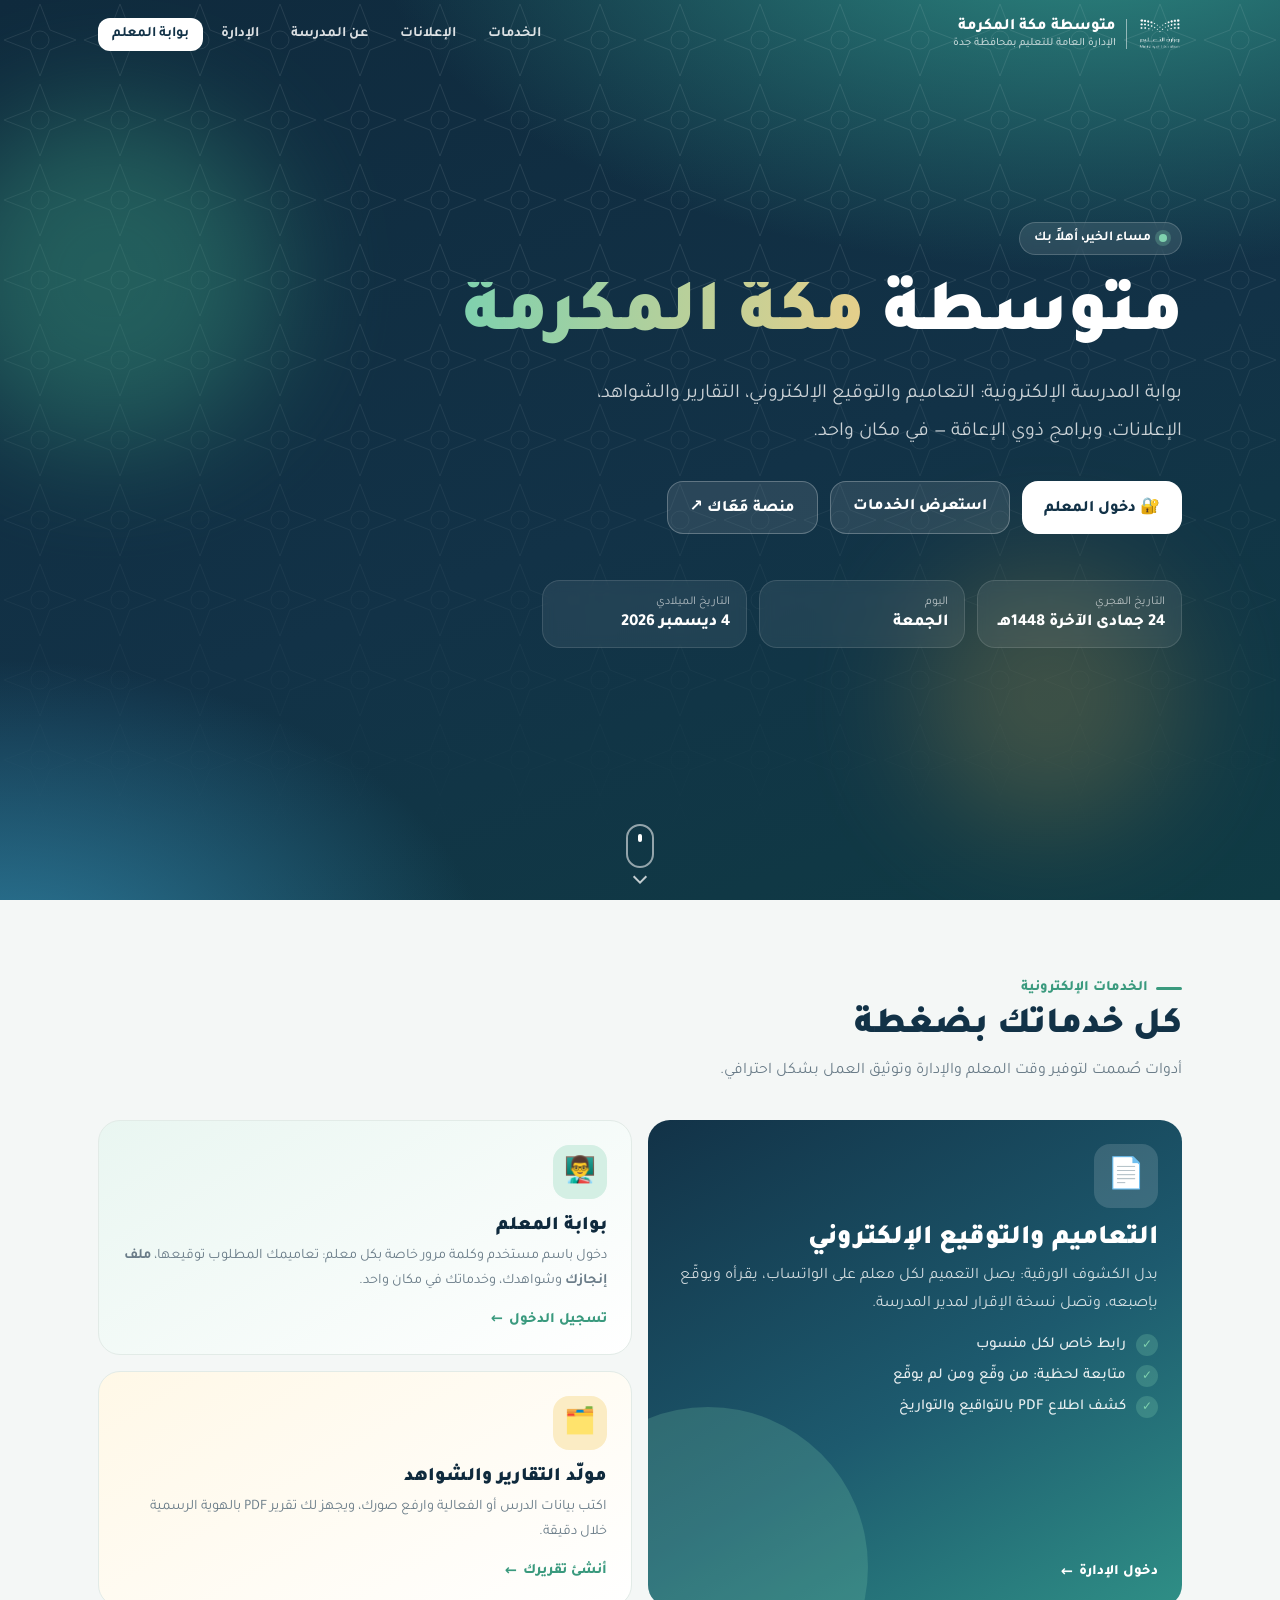
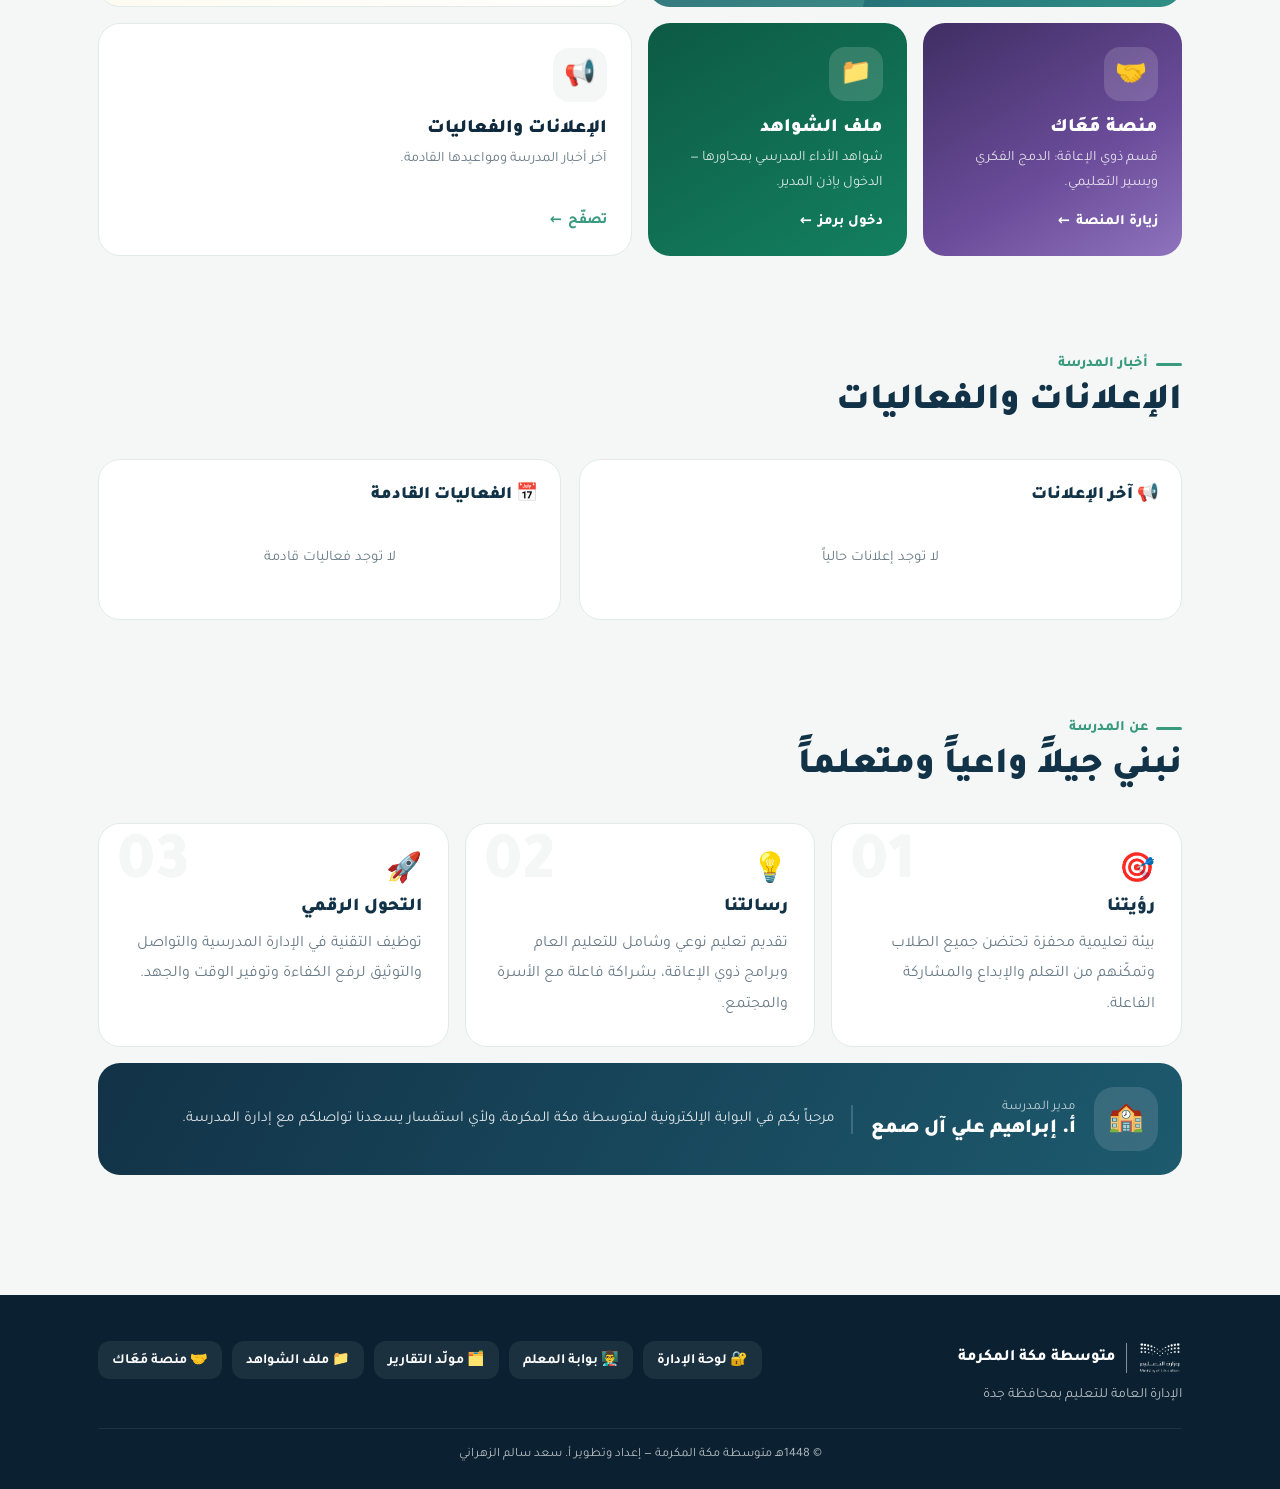
<file: index.html>
<!DOCTYPE html>
<html lang="ar" dir="rtl">
<head>
<meta charset="utf-8">
<meta name="viewport" content="width=device-width,initial-scale=1">
<title>بوابة متوسطة مكة المكرمة</title>
<meta name="description" content="البوابة الإلكترونية لمتوسطة مكة المكرمة — الإدارة العامة للتعليم بمحافظة جدة">
<meta name="theme-color" content="#123247">
<meta property="og:title" content="بوابة متوسطة مكة المكرمة">
<meta property="og:description" content="التعاميم والتوقيع الإلكتروني، نماذج التقارير والشواهد، الإعلانات، ومنصة مَعَاك لقسم ذوي الإعاقة">
<link rel="manifest" href="manifest.json">
<link rel="icon" href="icon-192.png">
<link rel="apple-touch-icon" href="apple-touch-icon.png">
<meta name="apple-mobile-web-app-title" content="متوسطة مكة">
<meta name="apple-mobile-web-app-capable" content="yes">
<link rel="preconnect" href="https://fonts.googleapis.com">
<link href="https://fonts.googleapis.com/css2?family=Tajawal:wght@400;500;700;800;900&display=swap" rel="stylesheet">
<style>
:root{
  --ink:#0f2a3d;--navy:#123247;--teal:#2f8f86;--g:#3a9a7e;--mint:#7fd1ae;--sky:#2f7fa0;
  --gold:#c9a24a;--bg:#f4f7f6;--card:#fff;--line:#e2ebe7;--mut:#6a7c88;
  --r:22px;
}
*{box-sizing:border-box;margin:0;padding:0}
html{scroll-behavior:smooth}
body{font-family:Tajawal,system-ui,sans-serif;background:var(--bg);color:var(--ink);direction:rtl;overflow-x:hidden}
a{color:inherit;text-decoration:none}
.container{max-width:1120px;margin:auto;padding:0 18px}

/* ---------- الشريط العلوي ---------- */
.top{position:fixed;inset:0 0 auto;z-index:50;transition:.3s}
.top.scrolled{background:rgba(15,42,61,.86);backdrop-filter:blur(14px);box-shadow:0 6px 24px rgba(0,0,0,.18)}
.top .container{display:flex;align-items:center;justify-content:space-between;height:68px}
.brand{display:flex;align-items:center;gap:10px;color:#fff}
.brand img{height:34px}
.brand .sep{width:1.5px;height:30px;background:rgba(255,255,255,.5)}
.brand b{font-weight:800;font-size:1rem;line-height:1.2}
.brand small{display:block;font-size:.7rem;opacity:.7;font-weight:500}
.nav{display:flex;gap:4px}
.nav a{color:rgba(255,255,255,.85);padding:8px 14px;border-radius:12px;font-weight:700;font-size:.9rem}
.nav a:hover{background:rgba(255,255,255,.12);color:#fff}
.nav a.cta{background:#fff;color:var(--navy)}
@media(max-width:760px){.nav a:not(.cta){display:none}.brand small{display:none}}

/* ---------- الواجهة ---------- */
.hero{position:relative;min-height:100vh;min-height:100svh;display:flex;align-items:center;color:#fff;overflow:hidden;
  background:radial-gradient(1200px 600px at 85% -10%,#2f8f86 0%,transparent 60%),
             radial-gradient(900px 600px at 0% 110%,#2f7fa0 0%,transparent 55%),
             linear-gradient(160deg,#0f2a3d 0%,#123247 55%,#0f3b44 100%)}
.hero::before{content:"";position:absolute;inset:0;opacity:.09;
  background-image:url("data:image/svg+xml,%3Csvg xmlns='http://www.w3.org/2000/svg' width='80' height='80' viewBox='0 0 80 80'%3E%3Cg fill='none' stroke='%23fff' stroke-width='1'%3E%3Cpath d='M40 4l10 26 26 10-26 10-10 26-10-26L4 40l26-10z'/%3E%3Ccircle cx='40' cy='40' r='9'/%3E%3C/g%3E%3C/svg%3E");
  background-size:80px 80px;mask-image:linear-gradient(to bottom,#000 30%,transparent 95%)}
.orb{position:absolute;border-radius:50%;filter:blur(60px);opacity:.45;animation:float 14s ease-in-out infinite}
.orb.a{width:340px;height:340px;background:#3a9a7e;top:12%;left:-60px}
.orb.b{width:260px;height:260px;background:#c9a24a;bottom:8%;right:8%;opacity:.25;animation-delay:-6s}
@keyframes float{50%{transform:translate(30px,-26px) scale(1.08)}}
.hero .container{position:relative;width:100%;padding-top:90px;padding-bottom:120px}
@media(max-height:780px) and (min-width:700px){.hero h1{font-size:3.1rem;margin:12px 0 8px}.hero p.lead{font-size:1rem;line-height:1.7;max-width:760px}.hero-btns{margin-top:16px}.btn{padding:11px 18px}.today{margin-top:20px}.today div{padding:10px 14px}.hero .container{padding-top:74px;padding-bottom:92px}}
@media(max-width:560px){.hero .container{padding-top:84px;padding-bottom:104px}.hero h1{font-size:2.3rem;margin:14px 0 8px}.hero p.lead{font-size:.95rem;line-height:1.75}.hero-btns{margin-top:18px;gap:8px}.hero-btns .btn{padding:11px 14px;font-size:.9rem}.today{grid-template-columns:1fr 1fr!important;gap:8px;margin-top:20px}.today div:last-child{display:none}.today div{padding:9px 8px;border-radius:14px}.today div:last-child{grid-column:auto!important}.today small{font-size:.65rem}.today b{font-size:.8rem}}
.chip{display:inline-flex;align-items:center;gap:8px;background:rgba(255,255,255,.1);border:1px solid rgba(255,255,255,.18);padding:7px 14px;border-radius:30px;font-size:.85rem;font-weight:700;backdrop-filter:blur(6px)}
.chip i{width:8px;height:8px;border-radius:50%;background:var(--mint);box-shadow:0 0 0 4px rgba(127,209,174,.25);animation:pulse 2s infinite}
@keyframes pulse{50%{box-shadow:0 0 0 8px rgba(127,209,174,0)}}
.hero h1{font-size:clamp(2.3rem,7vw,4.6rem);font-weight:900;line-height:1.15;margin:22px 0 14px;letter-spacing:-.5px}
.hero h1 span{background:linear-gradient(90deg,#7fd1ae,#e6cf8a);-webkit-background-clip:text;background-clip:text;color:transparent}
.hero p.lead{font-size:clamp(1rem,2.4vw,1.25rem);color:rgba(255,255,255,.78);max-width:620px;line-height:1.9}
.hero-btns{display:flex;gap:12px;margin-top:30px;flex-wrap:wrap}
.btn{display:inline-flex;align-items:center;gap:8px;padding:14px 22px;border-radius:16px;font-weight:800;font-size:1rem;transition:.2s;border:0;cursor:pointer;font-family:inherit}
.btn.light{background:#fff;color:var(--navy)}
.btn.glass{background:rgba(255,255,255,.1);color:#fff;border:1px solid rgba(255,255,255,.25)}
.btn:hover{transform:translateY(-2px)}
.today{margin-top:46px;display:grid;grid-template-columns:repeat(3,minmax(0,1fr));gap:12px;max-width:640px}
.today div{background:rgba(255,255,255,.07);border:1px solid rgba(255,255,255,.12);border-radius:18px;padding:14px 16px;backdrop-filter:blur(6px)}
.today small{display:block;font-size:.75rem;opacity:.65;margin-bottom:4px}
.today b{font-size:1.05rem;font-weight:800}
@media(max-width:560px){.today{grid-template-columns:1fr 1fr}.today div:last-child{grid-column:1/-1}}
.explore{position:fixed;bottom:18px;left:50%;transform:translateX(-50%);display:flex;flex-direction:column;align-items:center;gap:8px;color:rgba(255,255,255,.75);font-weight:700;font-size:.82rem;cursor:pointer;background:none;border:0;font-family:inherit;transition:.25s;z-index:2}
.explore:hover{color:#fff;transform:translateX(-50%) translateY(-3px)}
.explore.inflow{position:relative;left:auto;bottom:auto;transform:none;margin:26px auto 0}.explore.inflow:hover{transform:translateY(-3px)}
.explore.gone{opacity:0;pointer-events:none;transform:translateX(-50%) translateY(20px)}
.explore .mouse{position:relative;width:28px;height:44px;border:2px solid rgba(255,255,255,.55);border-radius:15px;transition:.25s}
.explore:hover .mouse{border-color:#7fd1ae;box-shadow:0 0 0 6px rgba(127,209,174,.15)}
.explore .mouse::after{content:"";position:absolute;top:8px;left:50%;width:4px;height:8px;margin-left:-2px;border-radius:2px;background:#fff;animation:sc 1.8s infinite}
.explore .chev{width:10px;height:10px;border-left:2px solid currentColor;border-bottom:2px solid currentColor;transform:rotate(-45deg);animation:bob 1.8s infinite;margin-top:-4px}
@keyframes bob{50%{transform:rotate(-45deg) translate(-3px,3px)}}
section[id]{scroll-margin-top:70px}
.hero .container{transition:opacity .5s ease,transform .5s ease}
body.leaving .hero .container{opacity:.25;transform:translateY(-30px) scale(.98)}
@keyframes sc{to{transform:translateY(14px);opacity:0}}

/* ---------- الأقسام ---------- */
section{padding:80px 0}
.sh{margin-bottom:34px}
.sh .k{color:var(--g);font-weight:800;font-size:.9rem;display:flex;align-items:center;gap:8px}
.sh .k::before{content:"";width:26px;height:3px;border-radius:3px;background:var(--g)}
.sh h2{font-size:clamp(1.6rem,4vw,2.3rem);font-weight:900;margin-top:8px;color:var(--navy)}
.sh p{color:var(--mut);margin-top:8px;line-height:1.8}

/* بنتو الوصول السريع */
.bento{display:grid;grid-template-columns:repeat(4,1fr);grid-auto-rows:minmax(170px,auto);gap:16px}
.tile{position:relative;border-radius:var(--r);padding:24px;overflow:hidden;display:flex;flex-direction:column;justify-content:space-between;
  background:var(--card);border:1px solid var(--line);transition:.25s;isolation:isolate}
.tile:hover{transform:translateY(-4px);box-shadow:0 18px 40px rgba(15,42,61,.12)}
.tile .ic{width:54px;height:54px;border-radius:16px;display:flex;align-items:center;justify-content:center;font-size:1.6rem;background:var(--bg)}
.tile h3{font-size:1.2rem;font-weight:900;margin:16px 0 6px}
.tile p{font-size:.9rem;line-height:1.75;color:var(--mut)}
.tile .go{margin-top:16px;font-weight:800;font-size:.9rem;display:inline-flex;align-items:center;gap:6px;color:var(--g)}
.tile .go::after{content:"←";transition:.2s}
.tile:hover .go::after{transform:translateX(-5px)}
.tile.big{grid-column:span 2;grid-row:span 2;color:#fff;border:0;background:linear-gradient(150deg,#123247 0%,#1d5a6e 55%,#2f8f86 100%)}
.tile.big::after{content:"";position:absolute;width:320px;height:320px;border-radius:50%;background:rgba(127,209,174,.22);bottom:-120px;left:-100px;z-index:-1}
.tile.big .ic{background:rgba(255,255,255,.14);width:64px;height:64px;font-size:1.9rem}
.tile.big h3{font-size:1.7rem}
.tile.big p{color:rgba(255,255,255,.8);font-size:1rem}
.tile.big .go{color:#fff}
.tile.big ul{list-style:none;margin-top:16px;display:grid;gap:9px}
.tile.big li{display:flex;align-items:center;gap:10px;font-weight:500;font-size:.95rem;color:rgba(255,255,255,.9)}
.tile.big li::before{content:"✓";width:22px;height:22px;border-radius:50%;background:rgba(127,209,174,.25);color:var(--mint);display:flex;align-items:center;justify-content:center;font-size:.75rem;font-weight:900;flex:none}
.tile.wide{grid-column:span 2}
.tile.maak{background:linear-gradient(150deg,#3F2E63,#6B4C9A 60%,#8f73bd);color:#fff;border:0}
.tile.maak p{color:rgba(255,255,255,.82)}.tile.maak .ic{background:rgba(255,255,255,.15)}.tile.maak .go{color:#fff}
.tile.gold{background:linear-gradient(150deg,#fff8e7,#fff)}
.tile.gold .ic{background:#fbecc4}
@media(max-width:900px){.bento{grid-template-columns:1fr 1fr}.tile.big{grid-row:auto}}
@media(max-width:560px){.bento{grid-template-columns:1fr}.tile.big,.tile.wide{grid-column:auto}}

/* الإعلانات */
.news-wrap{display:grid;grid-template-columns:1.3fr 1fr;gap:18px}
@media(max-width:860px){.news-wrap{grid-template-columns:1fr}}
.panel{background:var(--card);border:1px solid var(--line);border-radius:var(--r);padding:22px}
.panel h3{font-size:1.1rem;font-weight:900;color:var(--navy);margin-bottom:14px;display:flex;align-items:center;gap:8px}
.news{display:flex;flex-direction:column;gap:12px}
.n-item{display:flex;gap:14px;padding:14px;border-radius:16px;background:var(--bg);border:1px solid transparent;transition:.2s}
.n-item:hover{border-color:var(--line);background:#fff}
.n-date{flex:none;align-self:flex-start;width:62px;border-radius:14px;background:#fff;border:1px solid var(--line);text-align:center;padding:8px 4px;line-height:1.2}
.n-date b{display:block;font-size:1.35rem;font-weight:900;color:var(--navy)}
.n-date small{font-size:.7rem;color:var(--mut)}
.n-body{flex:1;min-width:0}
.n-body .tag{display:inline-block;font-size:.72rem;font-weight:800;padding:3px 10px;border-radius:20px;margin-bottom:6px}
.tag.news{background:#e3f4ec;color:#2c7a5c}.tag.event{background:#e6f0f7;color:#2f6b93}.tag.alert{background:#fde8e7;color:#b0413e}.tag.honor{background:#fbf0d6;color:#8a6116}
.n-body h4{font-size:1rem;font-weight:800;margin-bottom:4px}
.n-body p{font-size:.88rem;color:var(--mut);line-height:1.7;white-space:pre-line}
.n-item.pin{background:linear-gradient(90deg,#fff8e7,#fff);border-color:#f1dfae}
.empty{color:var(--mut);text-align:center;padding:30px 10px;font-size:.92rem}
.events .n-date{background:var(--navy);border:0}.events .n-date b,.events .n-date small{color:#fff}
.countdown{font-size:.8rem;font-weight:800;color:var(--g);margin-top:4px}

/* عن المدرسة */
.about{display:grid;grid-template-columns:repeat(3,1fr);gap:16px}
@media(max-width:860px){.about{grid-template-columns:1fr}}
.v-card{background:var(--card);border:1px solid var(--line);border-radius:var(--r);padding:26px;position:relative;overflow:hidden}
.v-card .n{position:absolute;left:18px;top:10px;font-size:4.2rem;font-weight:900;color:var(--bg);line-height:1}
.v-card h3{font-size:1.15rem;font-weight:900;color:var(--navy);margin:6px 0 10px;position:relative}
.v-card p{color:var(--mut);line-height:1.9;position:relative}
.v-card .ic{font-size:1.8rem;position:relative}

/* الإدارة */
.lead-card{margin-top:16px;display:flex;align-items:center;gap:18px;flex-wrap:wrap;background:linear-gradient(120deg,#123247,#1d5a6e);border-radius:var(--r);padding:24px;color:#fff}
.lead-card .av{width:64px;height:64px;border-radius:20px;background:rgba(255,255,255,.12);display:flex;align-items:center;justify-content:center;font-size:1.8rem}
.lead-card small{opacity:.7}.lead-card b{display:block;font-size:1.25rem;font-weight:900}
.lead-card .q{flex:1;min-width:220px;font-size:.95rem;line-height:1.9;opacity:.85;border-right:2px solid rgba(255,255,255,.2);padding-right:16px}

/* التذييل */
footer{background:#0b2131;color:rgba(255,255,255,.7);padding:46px 0 26px;margin-top:40px}
footer .container{display:flex;flex-wrap:wrap;gap:24px;justify-content:space-between;align-items:flex-start}
footer .brand{color:#fff}
footer .links{display:flex;gap:10px;flex-wrap:wrap}
footer .links a{background:rgba(255,255,255,.07);padding:9px 14px;border-radius:12px;font-weight:700;font-size:.88rem;color:#fff}
footer .links a:hover{background:rgba(255,255,255,.14)}
footer .copy{width:100%;border-top:1px solid rgba(255,255,255,.08);padding-top:18px;font-size:.8rem;text-align:center}

/* الظهور التدريجي */
.rv{opacity:0;transform:translateY(24px);transition:opacity .7s ease,transform .7s ease}
.rv.in{opacity:1;transform:none}
@media(prefers-reduced-motion:reduce){.rv{opacity:1;transform:none}.orb{animation:none}}
</style>
</head>
<body>

<header class="top" id="top">
  <div class="container">
    <a class="brand" href="#">
      <img src="[data-uri]" alt="وزارة التعليم">
      <span class="sep"></span>
      <span><b>متوسطة مكة المكرمة</b><small>الإدارة العامة للتعليم بمحافظة جدة</small></span>
    </a>
    <nav class="nav">
      <a href="#services">الخدمات</a>
      <a href="#news">الإعلانات</a>
      <a href="#about">عن المدرسة</a>
      <a href="circulars-admin.html">الإدارة</a>
      <a class="cta" href="teacher.html">بوابة المعلم</a>
    </nav>
  </div>
</header>

<section class="hero">
  <div class="orb a"></div><div class="orb b"></div>
  <div class="container">
    <span class="chip"><i></i><span id="greet">أهلاً بك</span></span>
    <h1>متوسطة <span>مكة المكرمة</span></h1>
    <p class="lead">بوابة المدرسة الإلكترونية: التعاميم والتوقيع الإلكتروني، التقارير والشواهد، الإعلانات، وبرامج ذوي الإعاقة — في مكان واحد.</p>
    <div class="hero-btns">
      <a class="btn light" href="teacher.html">🔐 دخول المعلم</a>
      <a class="btn glass" href="#services">استعرض الخدمات</a>
      <a class="btn glass" href="https://makkah-special.github.io/" target="_blank" rel="noopener">منصة مَعَاك ↗</a>
    </div>
    <div class="today">
      <div><small>التاريخ الهجري</small><b id="hDate">—</b></div>
      <div><small>اليوم</small><b id="dName">—</b></div>
      <div><small>التاريخ الميلادي</small><b id="gDate">—</b></div>
    </div>
    <button class="explore" id="explore" aria-label="اكتشف الخدمات" title="اكتشف الخدمات"><span class="mouse"></span><span class="chev"></span></button>
  </div>
</section>

<section id="services">
  <div class="container">
    <div class="sh rv"><div class="k">الخدمات الإلكترونية</div><h2>كل خدماتك بضغطة</h2><p>أدوات صُممت لتوفير وقت المعلم والإدارة وتوثيق العمل بشكل احترافي.</p></div>
    <div class="bento">
      <a class="tile big rv" href="circulars-admin.html">
        <div>
          <div class="ic">📄</div>
          <h3>التعاميم والتوقيع الإلكتروني</h3>
          <p>بدل الكشوف الورقية: يصل التعميم لكل معلم على الواتساب، يقرأه ويوقّع بإصبعه، وتصل نسخة الإقرار لمدير المدرسة.</p>
          <ul>
            <li>رابط خاص لكل منسوب</li>
            <li>متابعة لحظية: من وقّع ومن لم يوقّع</li>
            <li>كشف اطلاع PDF بالتواقيع والتواريخ</li>
          </ul>
        </div>
        <span class="go">دخول الإدارة</span>
      </a>
      <a class="tile wide rv" href="teacher.html" style="background:linear-gradient(150deg,#e9f6f1,#fff)">
        <div><div class="ic" style="background:#d4efe4">👨‍🏫</div><h3>بوابة المعلم</h3>
        <p>دخول باسم مستخدم وكلمة مرور خاصة بكل معلم: تعاميمك المطلوب توقيعها، <b>ملف إنجازك</b> وشواهدك، وخدماتك في مكان واحد.</p></div>
        <span class="go">تسجيل الدخول</span>
      </a>
      <a class="tile wide gold rv" href="reports.html">
        <div><div class="ic">🗂️</div><h3>مولّد التقارير والشواهد</h3>
        <p>اكتب بيانات الدرس أو الفعالية وارفع صورك، ويجهز لك تقرير PDF بالهوية الرسمية خلال دقيقة.</p></div>
        <span class="go">أنشئ تقريرك</span>
      </a>
      <a class="tile maak rv" href="https://makkah-special.github.io/" target="_blank" rel="noopener">
        <div><div class="ic">🤝</div><h3>منصة مَعَاك</h3><p>قسم ذوي الإعاقة: الدمج الفكري ويسير التعليمي.</p></div>
        <span class="go">زيارة المنصة</span>
      </a>
      <a class="tile rv" href="evidence.html" style="background:linear-gradient(150deg,#0d5a44,#13805f);color:#fff;border:0">
        <div><div class="ic" style="background:rgba(255,255,255,.15)">📁</div><h3>ملف الشواهد</h3><p style="color:rgba(255,255,255,.82)">شواهد الأداء المدرسي بمحاورها — الدخول بإذن المدير.</p></div>
        <span class="go" style="color:#fff">دخول برمز</span>
      </a>
      <a class="tile wide rv" href="#news">
        <div><div class="ic">📢</div><h3>الإعلانات والفعاليات</h3><p>آخر أخبار المدرسة ومواعيدها القادمة.</p></div>
        <span class="go">تصفّح</span>
      </a>
    </div>
  </div>
</section>

<section id="news" style="padding-top:20px">
  <div class="container">
    <div class="sh rv"><div class="k">أخبار المدرسة</div><h2>الإعلانات والفعاليات</h2></div>
    <div class="news-wrap">
      <div class="panel rv"><h3>📢 آخر الإعلانات</h3><div class="news" id="newsList"><div class="empty">⏳ جارٍ التحميل...</div></div></div>
      <div class="panel rv"><h3>📅 الفعاليات القادمة</h3><div class="news events" id="eventsList"><div class="empty">⏳ جارٍ التحميل...</div></div></div>
    </div>
  </div>
</section>

<section id="about" style="padding-top:20px">
  <div class="container">
    <div class="sh rv"><div class="k">عن المدرسة</div><h2>نبني جيلاً واعياً ومتعلماً</h2></div>
    <div class="about">
      <div class="v-card rv"><span class="n">01</span><div class="ic">🎯</div><h3>رؤيتنا</h3><p>بيئة تعليمية محفزة تحتضن جميع الطلاب وتمكّنهم من التعلم والإبداع والمشاركة الفاعلة.</p></div>
      <div class="v-card rv"><span class="n">02</span><div class="ic">💡</div><h3>رسالتنا</h3><p>تقديم تعليم نوعي وشامل للتعليم العام وبرامج ذوي الإعاقة، بشراكة فاعلة مع الأسرة والمجتمع.</p></div>
      <div class="v-card rv"><span class="n">03</span><div class="ic">🚀</div><h3>التحول الرقمي</h3><p>توظيف التقنية في الإدارة المدرسية والتواصل والتوثيق لرفع الكفاءة وتوفير الوقت والجهد.</p></div>
    </div>
    <div class="lead-card rv">
      <div class="av">🏫</div>
      <div><small>مدير المدرسة</small><b id="pName">أ. إبراهيم علي آل صمع</b></div>
      <div class="q">مرحباً بكم في البوابة الإلكترونية لمتوسطة مكة المكرمة، ولأي استفسار يسعدنا تواصلكم مع إدارة المدرسة.</div>
    </div>
  </div>
</section>

<footer>
  <div class="container">
    <div>
      <div class="brand"><img src="[data-uri]" alt=""><span class="sep"></span><span><b>متوسطة مكة المكرمة</b></span></div>
      <p style="margin-top:12px;font-size:.88rem">الإدارة العامة للتعليم بمحافظة جدة</p>
    </div>
    <div class="links">
      <a href="circulars-admin.html">🔐 لوحة الإدارة</a>
      <a href="teacher.html">👨‍🏫 بوابة المعلم</a>
      <a href="reports.html">🗂️ مولّد التقارير</a>
      <a href="evidence.html">📁 ملف الشواهد</a>
      <a href="https://makkah-special.github.io/" target="_blank" rel="noopener">🤝 منصة مَعَاك</a>
    </div>
    <div class="copy">© <span id="yr"></span> متوسطة مكة المكرمة — إعداد وتطوير أ. سعد سالم الزهراني</div>
  </div>
</footer>

<script>
/* =========================================================
   نظام التعاميم والتوقيع الإلكتروني — الملف المشترك
   متوسطة مكة المكرمة
   ========================================================= */

/* ---------- الإعدادات: عدّلها مرة واحدة ---------- */
const CIRC_CONFIG = {
  SUPABASE_URL: 'https://pyrxwqgapwjwhiskowhk.supabase.co',
  SUPABASE_KEY: 'sb_publishable_bfe-B4f-Rag1SR0-PoIb9w_nMfA1Ere',          // ← الصق هنا نفس مفتاح anon المستخدم في منصة مَعَاك. إذا تُرك فارغاً يعمل النظام في وضع التجربة على هذا الجهاز فقط
  BUCKET: 'reports',
  ROOT: 'school-portal',          // مجلد النظام داخل الـ bucket
  SCHOOL: 'متوسطة مكة المكرمة',
  PRINCIPAL_NAME: 'إبراهيم علي آل صمع',
  PRINCIPAL_PHONE: '',         // جوال المدير، ويمكن تعديله من الإعدادات
  // كلمة مرور المدير في ملف الشواهد (مشفّرة) — تفتح لوحة الإدارة أيضاً
  DEV_PW: { salt:'51bf18d5eb01a779', hash:'dae2bc37be8e7cf4410540aaec0a043f044261658e43fa4bef2bec674ce5fae7' },   // كلمة مرور المطوّر الموحّدة
  EVIDENCE_ADMIN_HASH: '398dc46ba4b05fb9b99d80c49af7cc065c504fb08ca21d0862797beadab2b9b4'
};

/* ---------- قائمة المنسوبين الافتراضية (من كشف الاطلاع) ---------- */
const CIRC_DEFAULT_STAFF = ["إبراهيم علي آل صمع", "عبد الله محمد الشمراني", "محمد حسن الشمراني", "أحمد سعيد الشهري", "أحمد محمد الدغريري", "موسى سليمان العمري", "عبد الله علي الشمراني", "سعيد علي الزهراني", "خالد علي الشهري", "عبدالرحمن أحمد الخطابي", "موسى محمد الشهري", "إبراهيم سعد الدوسري", "إبراهيم فيصل الحربي", "إبراهيم محمد الغامدي", "أحمد بن سعيد الزهراني", "أحمد بن علي العرياني", "أحمد دخيل الله السبعي", "أحمد علي سعيد الزهراني", "أحمد مهدي محمد العيافي", "أحمد يحيى سعيد الزهراني", "ثامر محمد الرباط", "حسن محمد الشهري", "سعد فالح متعب السلمي", "سعد محمد عبدالله القرني", "سعيد ساعد المالكي", "سعيد يوسف الزهراني", "منصور أحمد الغامدي", "ضيف الله سعد السهيمي", "سعيد علي الغامدي", "عبدالرحمن بريك الشمراني", "عبدالرحمن عبدالله الشمراني", "عبدالرحمن علي الشهري", "عبدالرحمن عايض الحارثي", "عبدالرحمن قريش الكثيري", "عبدالرحمن محمد الصاعدي", "عبدالسلام جرعي الزهراني", "عبدالله إبراهيم البسيسي", "عبد الهادي عبدالله الشمراني", "عبدالله حسن المدني", "عثمان محمد الزهراني", "عدنان محمد اليوبي", "علي عبدالله العمري", "فارس علي الغامدي", "فواز دخيل المالكي", "محمد حامد القرني", "محمد عبدالعزيز الزهراني", "محمد علي اليحياوي", "محمد قليل الزبيدي", "محمد مبروك الخزاعي", "محمد مرعي الحربي", "محمد موسى الغامدي", "مسلم رجاء الله السلمي", "هاشم محمد باموسى", "هلال يحيى هلال العتيبي", "يحيى أحمد الشمراني", "حسن بن علي العلياني", "حسين منصور الكبيشي", "زين العابدين القرني", "سعد سالم الزهراني", "علي بن محمد المالكي", "علي سعيد الغامدي", "علي محمد الزهراني", "محمد أحمد السهيمي", "بندر نصار الخلوي", "صالح أحمد آل زعمان", "ظافر عبدالله الشهري", "عالي فرج الله السلمي", "عبدالعزيز عبدالله فروان", "سالم علي السميري", "سعيد أحمد الزهراني", "فهد حسن الزهراني", "يحيى محمد الزهراني"];

/* =========================================================
   طبقة التخزين: Supabase Storage أو التخزين المحلي (وضع التجربة)
   ========================================================= */
const Circ = (() => {
  const C = CIRC_CONFIG;
  const DEMO = !C.SUPABASE_KEY;
  const P = p => `${C.ROOT}/${p}`;
  const H = () => ({ apikey: C.SUPABASE_KEY, Authorization: `Bearer ${C.SUPABASE_KEY}` });
  const LS = 'circ:';

  function lsGet(k){ try { return localStorage.getItem(LS + k); } catch(e){ return null; } }
  function lsSet(k, v){ try { localStorage.setItem(LS + k, v); } catch(e){ throw new Error('مساحة التخزين المحلي ممتلئة (وضع التجربة). اربط Supabase أو استخدم ملفاً أصغر.'); } }

  async function getJSON(path){
    if (DEMO){ const v = lsGet(P(path)); return v ? JSON.parse(v) : null; }
    const r = await fetch(`${C.SUPABASE_URL}/storage/v1/object/public/${C.BUCKET}/${P(path)}?t=${Date.now()}`, { cache:'no-store' });
    if (r.status === 400 || r.status === 404) return null;
    if (!r.ok) throw new Error('تعذّر قراءة البيانات (' + r.status + ')');
    return r.json();
  }
  async function putJSON(path, obj){
    if (DEMO){ lsSet(P(path), JSON.stringify(obj)); return; }
    const r = await fetch(`${C.SUPABASE_URL}/storage/v1/object/${C.BUCKET}/${P(path)}`, {
      method:'POST', headers:{ ...H(), 'Content-Type':'application/json', 'x-upsert':'true', 'cache-control':'max-age=0' }, body: JSON.stringify(obj) });
    if (!r.ok) throw new Error('تعذّر الحفظ (' + r.status + ')');
  }
  async function putFile(path, file){
    if (DEMO){
      const data = await new Promise((res, rej) => { const fr = new FileReader(); fr.onload = () => res(fr.result); fr.onerror = rej; fr.readAsDataURL(file); });
      lsSet(P(path), data); return;
    }
    const r = await fetch(`${C.SUPABASE_URL}/storage/v1/object/${C.BUCKET}/${P(path)}`, {
      method:'POST', headers:{ ...H(), 'Content-Type': file.type || 'application/octet-stream', 'x-upsert':'true', 'cache-control':'max-age=0' }, body: file });
    if (!r.ok) throw new Error('تعذّر رفع الملف (' + r.status + ')');
  }
  async function getFileBlob(path){
    if (DEMO){ const d = lsGet(P(path)); if (!d) return null; return (await fetch(d)).blob(); }
    const r = await fetch(`${C.SUPABASE_URL}/storage/v1/object/public/${C.BUCKET}/${P(path)}?t=${Date.now()}`, { cache:'no-store' });
    if (!r.ok) return null;
    return r.blob();
  }
  async function list(prefix){
    if (DEMO){
      const out = [], full = LS + P(prefix);
      for (let i = 0; i < localStorage.length; i++){ const k = localStorage.key(i); if (k.startsWith(full)) out.push(k.slice(full.length)); }
      return out;
    }
    const r = await fetch(`${C.SUPABASE_URL}/storage/v1/object/list/${C.BUCKET}`, {
      method:'POST', headers:{ ...H(), 'Content-Type':'application/json' },
      body: JSON.stringify({ prefix: P(prefix), limit: 1000, offset: 0 }) });
    if (!r.ok) return [];
    return (await r.json()).map(o => o.name).filter(n => n && !n.startsWith('.'));
  }

  /* ---------- أدوات مساعدة ---------- */
  const uid = (n = 10) => { const a = new Uint8Array(n); crypto.getRandomValues(a); return Array.from(a, b => 'abcdefghjkmnpqrstuvwxyz23456789'[b % 31]).join(''); };
  async function sha(s){ const b = await crypto.subtle.digest('SHA-256', new TextEncoder().encode(s)); return Array.from(new Uint8Array(b), x => x.toString(16).padStart(2,'0')).join(''); }
  const hijri = (d = new Date()) => new Intl.DateTimeFormat('ar-SA-u-ca-islamic-umalqura-nu-latn', { year:'numeric', month:'2-digit', day:'2-digit' }).format(d).replace(/\s*هـ/, '') + 'هـ';
  const timeStr = (d = new Date()) => d.toLocaleTimeString('ar-SA-u-nu-latn', { hour:'2-digit', minute:'2-digit' });
  const esc = s => String(s ?? '').replace(/[&<>"']/g, c => ({'&':'&amp;','<':'&lt;','>':'&gt;','"':'&quot;',"'":'&#39;'}[c]));
  function phone(p){
    let d = String(p || '').replace(/[٠-٩]/g, c => '٠١٢٣٤٥٦٧٨٩'.indexOf(c)).replace(/\D/g, '');
    if (d.startsWith('00')) d = d.slice(2);
    if (d.startsWith('05') && d.length === 10) d = '966' + d.slice(1);
    else if (d.startsWith('5') && d.length === 9) d = '966' + d;
    return d;
  }
  const wa = (num, text) => `https://wa.me/${phone(num)}?text=${encodeURIComponent(text)}`;
  const pageURL = (file, params) => { const u = new URL(file, location.href); Object.entries(params).forEach(([k, v]) => u.searchParams.set(k, v)); return u.toString(); };

  /* ---------- البيانات ---------- */
  async function settings(){
    const s = await getJSON('settings.json');
    return Object.assign({ school: C.SCHOOL, principalName: C.PRINCIPAL_NAME, principalPhone: C.PRINCIPAL_PHONE, pinHash: null }, s || {});
  }
  async function staff(){
    let s = await getJSON('staff.json');
    if (s && !Array.isArray(s)) throw new Error('ملف المنسوبين تالف');
    if (!s){
      s = CIRC_DEFAULT_STAFF.map((name) => ({ id: uid(6), name, phone: '', token: uid(12) }));
      ensureUsers(s);
      await saveStaff(s);
    } else if (ensureUsers(s)) await putJSON('staff.json', s);
    return s;
  }
  // اسم مستخدم رقمي (4 أرقام) لكل منسوب
  function ensureUsers(list){
    let changed = false, next = 1001;
    const used = new Set(list.map(t => t.user).filter(Boolean));
    list.forEach(t => { if (!t.user){ while (used.has(String(next))) next++; t.user = String(next); used.add(t.user); changed = true; } });
    return changed;
  }

  /* ---------- كلمات المرور (PBKDF2) ---------- */
  async function pwHash(pw, salt){
    const key = await crypto.subtle.importKey('raw', new TextEncoder().encode(pw), 'PBKDF2', false, ['deriveBits']);
    const bits = await crypto.subtle.deriveBits({ name:'PBKDF2', salt: new TextEncoder().encode(salt), iterations: 150000, hash:'SHA-256' }, key, 256);
    return Array.from(new Uint8Array(bits), x => x.toString(16).padStart(2, '0')).join('');
  }
  async function makePw(pw){ const salt = uid(16); return { salt, hash: await pwHash(pw, salt), at: new Date().toISOString() }; }
  async function checkPw(rec, pw){ return !!(rec && rec.salt && (await pwHash(pw, rec.salt)) === rec.hash); }
  async function isDev(pw){ try { return !!pw && await checkPw(CIRC_CONFIG.DEV_PW, String(pw).trim()); } catch(e){ return false; } }
  const randPw = () => { const a = new Uint32Array(1); crypto.getRandomValues(a); return String(100000 + a[0] % 900000); };
  function findStaff(list, login){
    const v = String(login || '').trim().replace(/[٠-٩]/g, c => '٠١٢٣٤٥٦٧٨٩'.indexOf(c));
    const p = phone(v);
    return list.find(t => t.user === v) || (p.length >= 9 ? list.find(t => t.phone && phone(t.phone) === p) : null);
  }

  /* ---------- الجلسات ---------- */
  const SESS = 'mk_school_session';
  function readS(role){ try { const s = JSON.parse(localStorage.getItem(SESS + ':' + role) || 'null'); if (s && s.exp > Date.now()) return s; } catch(e){} return null; }
  function session(role){ return role ? readS(role) : (readS('teacher') || readS('admin')); }
  function setSession(s){ try { localStorage.setItem(SESS + ':' + s.role, JSON.stringify(s)); } catch(e){} }
  function logout(role){ try { (role ? [role] : ['teacher', 'admin']).forEach(r => localStorage.removeItem(SESS + ':' + r)); } catch(e){} }
  async function saveStaff(list){
    await putJSON('staff.json', list);
    await Promise.all(list.map(t => putJSON(`keys/${t.token}.json`, { id: t.id, name: t.name })));
  }
  const circulars = async () => (await getJSON('index.json')) || [];
  // التواقيع: يُفحص ملف كل منسوب مباشرة (لا يعتمد على صلاحية عرض المجلدات)
  async function signatures(cid, staffList){
    const ids = (staffList || await staff()).map(t => t.id);
    const out = [];
    for (let i = 0; i < ids.length; i += 12){
      const part = await Promise.all(ids.slice(i, i + 12).map(id => getJSON(`c/${cid}/sig/${id}.json`).catch(() => null)));
      part.forEach(r => r && !r.revoked && out.push(r));
    }
    return out;
  }

  // رابط عام لملف مرفوع (للعرض في الصفحة)
  function fileURL(path){
    if (DEMO) return lsGet(P(path)) || '';
    return `${C.SUPABASE_URL}/storage/v1/object/public/${C.BUCKET}/${P(path)}`;
  }
  return { DEMO, C, fileURL, pwHash, makePw, checkPw, isDev, randPw, findStaff, session, setSession, logout, ensureUsers, getJSON, putJSON, putFile, getFileBlob, list, uid, sha, hijri, timeStr, esc, phone, wa, pageURL, settings, staff, saveStaff, circulars, signatures };
})();

/* ---------- عرض ملف PDF (يعتمد pdf.js إن توفر) ---------- */
async function circRenderPDF(blob, host){
  host.innerHTML = '';
  if (blob.type.startsWith('image/')){
    const img = document.createElement('img'); img.src = URL.createObjectURL(blob); img.className = 'pdf-page'; host.appendChild(img); return;
  }
  if (window.pdfjsLib){
    try {
      const pdf = await pdfjsLib.getDocument({ data: await blob.arrayBuffer(), cMapUrl: 'https://cdnjs.cloudflare.com/ajax/libs/pdf.js/3.11.174/cmaps/', cMapPacked: true, standardFontDataUrl: 'https://cdnjs.cloudflare.com/ajax/libs/pdf.js/3.11.174/standard_fonts/', useSystemFonts: false, disableFontFace: true }).promise;
      for (let i = 1; i <= pdf.numPages; i++){
        const page = await pdf.getPage(i);
        const w = host.clientWidth || 700, v0 = page.getViewport({ scale: 1 });
        const scale = (w / v0.width) * (window.devicePixelRatio || 1);
        const v = page.getViewport({ scale });
        const cv = document.createElement('canvas'); cv.width = v.width; cv.height = v.height; cv.className = 'pdf-page';
        host.appendChild(cv);
        await page.render({ canvasContext: cv.getContext('2d'), viewport: v }).promise;
      }
      return;
    } catch(e){ console.warn(e); }
  }
  const url = URL.createObjectURL(blob);
  host.innerHTML = `<iframe class="pdf-frame" src="${url}"></iframe><a class="btn ghost" href="${url}" target="_blank">فتح التعميم في نافذة مستقلة</a>`;
}


/* ---------- زر «السابق» بجانب كل رابط عودة للبوابة ---------- */
(function(){
  function goBack(){
    let same = false; try { same = !!document.referrer && new URL(document.referrer).origin === location.origin; } catch(e){}
    if (same && history.length > 1) { history.back(); return; }
    const page = location.pathname.split('/').pop() || 'index.html';
    let t = null; try { t = JSON.parse(localStorage.getItem('mk_school_session:teacher') || 'null'); } catch(e){}
    location.href = (page !== 'teacher.html' && t && t.exp > Date.now()) ? 'teacher.html' : 'index.html';
  }
  window.circGoBack = goBack;
  function wire(){
    [...document.querySelectorAll('a[href="index.html"]:not([data-nb])')].filter(a => a.classList.contains('home-link') || /العودة للبوابة/.test(a.textContent)).forEach(a => {
      a.setAttribute('data-nb', '1');
      a.innerHTML = '🏠 البوابة الرئيسية';
      const b = document.createElement('a');
      b.href = '#'; b.className = a.className.replace(/\bback\b/, '').trim(); b.setAttribute('data-nb', '1'); if (a.getAttribute('style')) b.setAttribute('style', a.getAttribute('style'));
      b.innerHTML = '→ الصفحة السابقة';
      b.onclick = e => { e.preventDefault(); goBack(); };
      const w = document.createElement(a.classList.contains('back') ? 'div' : 'span');
      w.className = 'nav-pair' + (a.classList.contains('back') ? ' back' : '');
      a.classList.remove('back');
      a.parentNode.insertBefore(w, a); w.appendChild(b); w.appendChild(a);
      if (!a.classList.contains('home-link')){ w.style.cssText = 'display:inline-flex;align-items:center;gap:10px;flex-wrap:wrap'; a.style.borderInlineStart = '1.5px solid currentColor'; a.style.paddingInlineStart = '10px'; }
    });
  }
  if (document.readyState === 'loading') document.addEventListener('DOMContentLoaded', wire); else wire();
  new MutationObserver(wire).observe(document.documentElement, { childList:true, subtree:true });
})();

/* =====================================================================
   نماذج تقييم الأداء الوظيفي (الدليل الإرشادي لإدارة الأداء الوظيفي
   لشاغلي الوظائف التعليمية — وزارة التعليم). البند: [العنوان، الوزن٪ أو null، الشواهد المقترحة]
   ===================================================================== */
const PF_MODELS = (function(){
  const S = { // البنود المشتركة وبنود المعلم (الترتيب ثابت — لا يُغيَّر)
    duty:'أداء الواجبات الوظيفية', comm:'التفاعل مع المجتمع المهني', par:'التفاعل مع أولياء الأمور', strat:'التنويع في استراتيجيات التدريس',
    out:'تحسين نتائج المتعلمين', plan:'إعداد وتنفيذ خطة التعلم', tech:'توظيف تقنيات ووسائل التعلم المناسبة', env:'تهيئة البيئة التعليمية',
    cls:'الإدارة الصفية', ana:'تحليل نتائج المتعلمين وتشخيص مستوياتهم', asm:'تنوع أساليب التقويم'
  };
  const G = {
    duty:['التقيّد بالدوام الرسمي', 'تأدية الحصص وفق الجدول', 'المناوبة والإشراف', 'التحضير وإعداد الدروس'],
    comm:['مجتمعات التعلم المهنية', 'تبادل الزيارات', 'الدروس التطبيقية', 'حضور الدورات وورش العمل'],
    par:['التواصل مع أولياء الأمور', 'تقارير مستوى الطلاب', 'اجتماع أولياء الأمور', 'الخطة الأسبوعية لولي الأمر'],
    strat:['استراتيجيات التعلم النشط', 'التعلم التعاوني', 'صور تطبيق الاستراتيجيات', 'خرائط ذهنية'],
    out:['الخطط العلاجية', 'برامج الإثراء', 'تكريم المتفوقين', 'مقارنة النتائج'],
    plan:['توزيع المنهج', 'التحضير', 'الخطة الأسبوعية', 'الواجبات والأنشطة'],
    tech:['منصة مدرستي', 'العروض التقديمية', 'الوسائل التعليمية', 'الاختبارات الإلكترونية'],
    env:['مراعاة الفروق الفردية', 'التحفيز والتعزيز', 'قواعد الصف', 'الأنشطة الصفية'],
    cls:['ضبط سلوك الطلاب', 'إدارة الوقت', 'سجل المتابعة', 'جذب الانتباه'],
    ana:['الاختبار التشخيصي', 'تحليل النتائج', 'تصنيف الطلاب', 'الرسوم البيانية للنتائج'],
    asm:['اختبارات ورقية وإلكترونية', 'المشاريع والبحوث', 'ملفات أعمال الطلاب', 'التقويم الذاتي والأقران']
  };
  const T = (w) => Object.keys(S).map(k => [S[k], w[k], G[k]]);
  return {
    teacher:{ name:'نموذج المعلم', official:true,
      items: T({ duty:10, comm:10, par:10, strat:10, out:10, plan:10, tech:10, env:5, cls:5, ana:10, asm:10 }) },
    activity:{ name:'نموذج المعلم المكلّف بالنشاط الطلابي', official:true,
      items: T({ duty:10, comm:10, par:5, strat:5, out:5, plan:10, tech:5, env:5, cls:5, ana:5, asm:5 }).concat([
        ['إعداد خطة برامج النشاط وتنفيذها', 10, ['الخطة السنوية للنشاط', 'تقارير البرامج', 'الجدول الزمني']],
        ['تهيئة البيئة المدرسية للأنشطة', 5, ['تجهيز أماكن النشاط', 'الأندية الطلابية', 'صور البيئة']],
        ['دعم المتعلمين', 5, ['اكتشاف المواهب', 'المسابقات', 'المشاركات الخارجية']],
        ['تحفيز المتعلمين', 10, ['شهادات التكريم', 'لوحات الشرف', 'الحوافز']]]) },
    health:{ name:'نموذج المعلم المكلّف بالتوجيه الصحي', official:true,
      items: T({ duty:10, comm:10, par:5, strat:5, out:5, plan:10, tech:5, env:5, cls:5, ana:5, asm:5 }).concat([
        ['تنفيذ البرنامج الصحي المدرسي المشترك', 15, ['خطة البرنامج الصحي', 'الحملات التوعوية', 'التقارير']],
        ['حصر الحالات الصحية للمتعلمين', 5, ['سجل الحالات الصحية', 'التواصل مع الأسر', 'الإحالات']],
        ['البيئة الصحية المدرسية', 10, ['متابعة المقصف', 'النظافة والسلامة', 'الإسعافات الأولية']]]) },
    counselor:{ name:'نموذج الموجه الطلابي', official:true, note:'أوزان هذا النموذج غير واضحة في نسخة الدليل المتاحة، لذلك تُعرض البنود بدون نسب.',
      items: [
        ['أداء الواجبات الوظيفية', null, ['سجل الدوام', 'الخطة الفصلية', 'السجلات الإرشادية']],
        ['التدخلات المتعلقة بالانضباط', null, ['متابعة الغياب والتأخر', 'دراسة الحالات', 'العقود السلوكية']],
        ['برامج التحفيز', null, ['تكريم المنضبطين', 'المسابقات', 'لوحات التميز']],
        ['دعم التخطيط', null, ['الخطة الإرشادية', 'لجنة التوجيه', 'محاضر الاجتماعات']],
        ['تعزيز القيم', null, ['البرامج القيمية', 'الإذاعة المدرسية', 'المبادرات']],
        ['التدخلات النفسية', null, ['دراسة الحالات الفردية', 'الإحالات', 'الإرشاد الجمعي']],
        ['دعم التميز', null, ['رعاية المتفوقين', 'برامج الموهوبين', 'التحصيل الدراسي']],
        ['الدعم العلاجي للطلاب', null, ['برامج المتأخرين دراسياً', 'الخطط العلاجية', 'المتابعة']],
        ['التوعية للطلاب وأولياء الأمور', null, ['النشرات التوعوية', 'اللقاءات', 'رسائل التواصل']]] },
    leader:{ name:'نموذج القيادة المدرسية (المدير والوكيل)', official:true, note:'أوزان هذا النموذج غير واضحة في نسخة الدليل المتاحة، لذلك تُعرض البنود بدون نسب.',
      items: [
        ['أداء الواجبات الوظيفية', null, ['سجل الدوام', 'التكاليف', 'المهام اليومية']],
        ['التفاعل مع المجتمع المهني وأولياء الأمور', null, ['الشراكات المجتمعية', 'اجتماعات أولياء الأمور', 'تبادل الخبرات']],
        ['العمل بمرونة في الظروف المتنوعة', null, ['خطط الطوارئ', 'التعليم عن بعد', 'حلول المواقف']],
        ['دعم الابتكار', null, ['المبادرات النوعية', 'تحفيز المعلمين', 'المشاريع']],
        ['إجراءات الانضباط', null, ['متابعة الحضور', 'قواعد السلوك', 'الإجراءات المتخذة']],
        ['إدارة الموارد', null, ['الميزانية التشغيلية', 'العهد والمستودعات', 'الصيانة']],
        ['التخطيط للتطوير المهني', null, ['خطة التطوير المهني', 'الاحتياجات التدريبية', 'التدريب الداخلي']],
        ['التغذية الراجعة', null, ['الزيارات الصفية', 'استمارات المتابعة', 'التوصيات']],
        ['تقويم أداء العاملين', null, ['مواثيق الأداء', 'سجلات المتابعة', 'نتائج التقويم']],
        ['الإجراءات العلمية لتحسين نواتج التعلم', null, ['تحليل النتائج', 'خطط التحسين', 'اختبارات نافس']],
        ['التخطيط المدرسي', null, ['الخطة التشغيلية', 'التقويم الذاتي', 'الخطة الاستراتيجية']],
        ['البيئة الآمنة', null, ['الأمن والسلامة', 'تجربة الإخلاء', 'بلاغات الصيانة']],
        ['توظيف المنصات الرقمية', null, ['نظام نور', 'منصة مدرستي', 'التعاملات الإلكترونية']]] },
    lab:{ name:'نموذج محضر المختبر', official:true, note:'أوزان هذا النموذج غير واضحة في نسخة الدليل المتاحة، لذلك تُعرض البنود بدون نسب.',
      items: [
        ['تخطيط النشاط اليومي', null, ['الخطة اليومية', 'جدول التجارب', 'التنسيق مع المعلمين']],
        ['الأسس العلمية', null, ['أدلة التجارب', 'النشرات العلمية']],
        ['توفير المستلزمات', null, ['طلبات المواد', 'سجل المستهلكات', 'الجرد']],
        ['السلامة في المختبر', null, ['تعليمات السلامة', 'طفايات الحريق', 'سجل الحوادث']],
        ['تجهيز الأجهزة', null, ['تجهيز التجارب', 'صيانة الأجهزة', 'صور التجهيز']],
        ['التقارير الأسبوعية', null, ['التقرير الأسبوعي', 'سجل الاستخدام']],
        ['التقارير الدورية عن الأجهزة', null, ['تقرير حالة الأجهزة', 'بلاغات الأعطال']]] },
    admin:{ name:'الوظائف الإدارية (ميثاق الأداء: الأهداف والجدارات)', official:false, note:'شاغلو الوظائف الإدارية يُقيَّمون بميثاق أداء (4–6 أهداف يتفق عليها الموظف ومديره) مع الجدارات. هذه البنود إطار عام لتنظيم الشواهد.',
      items: [
        ['تحقيق أهداف ميثاق الأداء', null, ['ميثاق الأداء', 'تقارير الإنجاز', 'المهام المنجزة']],
        ['المسؤولية', null, ['الالتزام بالدوام', 'إنجاز المهام في وقتها', 'التكاليف']],
        ['العمل الجماعي', null, ['المشاركة في اللجان', 'التعاون مع الزملاء', 'الفعاليات']],
        ['المرونة للتغيير', null, ['تطبيق الأنظمة الجديدة', 'التحول الرقمي', 'حل المشكلات']],
        ['المبادرة', null, ['المبادرات', 'المقترحات', 'تطوير الإجراءات']],
        ['التطوير المهني', null, ['الدورات التدريبية', 'الشهادات', 'ورش العمل']]] }
  };
})();
const PF_MODEL_LABELS = { teacher:'معلم', activity:'معلم + تكليف نشاط طلابي', health:'معلم + تكليف توجيه صحي', counselor:'موجه طلابي', leader:'قيادة مدرسية (مدير / وكيل)', lab:'محضر مختبر', admin:'وظيفة إدارية' };
function pfModelKey(title, model){
  if (model && PF_MODELS[model]) return model;   // يحدده المدير من «المنسوبون»
  const t = String(title || '');
  if (/رائد\s*نشاط/.test(t)) return 'activity';
  if (/موجه\s*صحي/.test(t)) return 'health';
  if (/موجه\s*طلابي|مرشد/.test(t)) return 'counselor';
  if (/وكيل|مدير/.test(t)) return 'leader';
  if (/محضر/.test(t)) return 'lab';
  if (!t || /معلم/.test(t)) return 'teacher';
  return 'admin';
}
const PF_WIT = /^(school_work|photo_witness|student_product|lesson|wit_other)$/;
/* جاهزية الملف: مجموع أوزان البنود التي لها شاهد واحد على الأقل */
function pfReadiness(pf, title, model){
  const M = PF_MODELS[pfModelKey(title, model)], items = M.items, n = items.length;
  const cnt = items.map(() => 0); let other = 0;
  ((pf && pf.items) || []).forEach(x => { if (!PF_WIT.test(x.type)) return; const a = +x.ax || 0; if (a >= 1 && a <= n) cnt[a - 1]++; else other++; });
  const w = items.map(it => it[1] == null ? 100 / n : it[1]), tot = w.reduce((s, v) => s + v, 0);
  const got = w.reduce((s, v, i) => s + (cnt[i] ? v : 0), 0);
  return { model:M, key:pfModelKey(title, model), cnt, other, pct: Math.round(got / tot * 100), done: cnt.filter(Boolean).length, n,
           missing: items.map((it, i) => cnt[i] ? null : it[0]).filter(Boolean) };
}

/* ---------- ملاحظات المدير على كشف الاطلاع (c/{id}/notes.json) ----------
   { staffId: { t:'النص', k:'' | 'paper' (اطّلع ورقياً = يُحتسب) | 'ex' (مستثنى من المطالبة) } } */
const CIRC_NOTE_PRESETS = [ { t:'إجازة', k:'ex', i:'🌴' }, { t:'اطّلع ورقياً', k:'paper', i:'📄' }, { t:'مكلّف خارجياً', k:'ex', i:'🚗' }, { t:'منقول', k:'ex', i:'↗️' } ];
function circStatus(sig, note){
  if (sig) return { s:'ok', l:'✓ تم الاطلاع' };
  if (note && note.k === 'paper') return { s:'ok', l:'✓ ورقياً' };
  if (note && note.k === 'ex') return { s:'ex', l:'مستثنى' };
  return { s:'no', l:'لم يوقّع' };
}

/* ---------- الصلاحيات المفوّضة (يمنحها المدير من «المنسوبون») ---------- */
const CIRC_PERMS = { circ:'📄 التعاميم والإعلانات', staff:'👥 المنسوبون وكلمات المرور', tt:'🗓️ الجداول المدرسية', pf:'🏆 متابعة ملفات الإنجاز', all:'⭐ صلاحيات كاملة مثل المدير' };
function circHasPerm(t, p){ const a = (t && t.perms) || []; return a.includes('all') || a.includes(p); }

/* =====================================================================
   الجدول المدرسي — tt.json: { cfg:{days, periods:[{s,e}]}, by:{ staffId:{ 'يوم-حصة': 'نص الحصة' } }, updatedAt, updatedBy }
   ===================================================================== */
const CircTT = (function(){
  const DAYS = ['الأحد', 'الاثنين', 'الثلاثاء', 'الأربعاء', 'الخميس'];
  const toMin = hm => { const [h, m] = String(hm || '0:0').split(':').map(Number); return h * 60 + (m || 0); };
  const f2 = m => String(Math.floor(m / 60)).padStart(2, '0') + ':' + String(m % 60).padStart(2, '0');
  /* توليد مواعيد الحصص من بداية الحصة الأولى: طول الحصة، فسحة بعد الحصة 3، صلاة بعد الحصة 5 */
  function gen(first, n, len, brk, pray){ const out = []; let m = toMin(first); for (let i = 1; i <= n; i++){ out.push({ s:f2(m), e:f2(m + len) }); m += len; if (i === 3) m += brk; if (i === 5) m += pray; } return out; }
  /* توقيت تعليم جدة 1448–1449هـ (حسب الإعلانات المنشورة — قابلة للتعديل) */
  const SETS = { summer:{ n:'☀️ صيفي', first:'07:00', len:45, brk:25, pray:20 }, winter:{ n:'❄️ شتوي', first:'07:30', len:45, brk:25, pray:20 }, ramadan:{ n:'🌙 رمضان', first:'09:00', len:35, brk:15, pray:0 } };
  const DEF_RANGES = [ { set:'summer', from:'2026-08-30', to:'2026-10-25' }, { set:'winter', from:'2026-10-26', to:'2027-02-07' }, { set:'ramadan', from:'2027-02-08', to:'2027-03-13' }, { set:'summer', from:'2027-03-14', to:'2027-07-01' } ];
  const DEF_HOL = [
    { n:'إجازة الخريف', from:'2026-11-20', to:'2026-11-28' },
    { n:'إجازة منتصف العام', from:'2027-01-08', to:'2027-01-16' },
    { n:'إجازة يوم التأسيس', from:'2027-02-19', to:'2027-02-22' },
    { n:'إجازة عيد الفطر', from:'2027-02-26', to:'2027-03-13' },
    { n:'إجازة عيد الأضحى', from:'2027-04-30', to:'2027-05-22' },
    { n:'الإجازة الصيفية', from:'2027-07-02', to:'2027-08-28' } ];
  const DEF = { days: DAYS.slice(), mode:'auto', periods: gen('07:00', 7, 45, 25, 20),
    sets: { summer: gen('07:00', 7, 45, 25, 20), winter: gen('07:30', 7, 45, 25, 20), ramadan: gen('09:00', 7, 35, 15, 0) },
    ranges: DEF_RANGES, holidays: DEF_HOL };
  const iso = d => d.getFullYear() + '-' + String(d.getMonth() + 1).padStart(2, '0') + '-' + String(d.getDate()).padStart(2, '0');
  const holidayOn = (cfg, d) => (cfg.holidays || []).find(h => h.from && h.to && iso(d) >= h.from && iso(d) <= h.to) || null;
  function setFor(cfg, d){ if (cfg.mode && cfg.mode !== 'auto') return cfg.mode; const r = (cfg.ranges || []).find(r => iso(d) >= r.from && iso(d) <= r.to); return r ? r.set : 'summer'; }
  /* الإعدادات الفعلية ليوم معيّن: المواعيد حسب الموسم + الإجازة إن وُجدت */
  function eff(cfg, d){ d = d || new Date(); const k = setFor(cfg, d), P = (cfg.sets && cfg.sets[k]) || cfg.periods; return Object.assign({}, cfg, { periods: P, set: k, setName: SETS[k] ? SETS[k].n : k, holiday: holidayOn(cfg, d) }); }
  const digits = v => String(v == null ? '' : v).replace(/[٠-٩]/g, d => '٠١٢٣٤٥٦٧٨٩'.indexOf(d)).replace(/[۰-۹]/g, d => '۰۱۲۳۴۵۶۷۸۹'.indexOf(d));
  const dayIdx = v => { const s = digits(v).replace(/[أإآ]/g, 'ا'); const r = [/احد/, /اثنين|اتنين/, /ثلاثا/, /اربعا/, /خميس/]; for (let i = 0; i < 5; i++) if (r[i].test(s)) return i; return -1; };
  const ORD = { 'اول':1, 'الاول':1, 'ثاني':2, 'الثاني':2, 'ثالث':3, 'الثالث':3 };
  function classOf(t){
    const s = digits(t).replace(/[أإآ]/g, 'ا');
    let m = s.match(/(\d)\s*[\/\\\-]\s*(\d{1,2})/); if (m) return m[1] + '/' + m[2];
    m = s.match(/(?:ال)?(اول|ثاني|ثالث)\s*(?:متوسط)?\s*[\/\-]?\s*(\d{1,2})/); if (m) return ORD[m[1]] + '/' + m[2];
    m = s.match(/(\d)\s*م\s*(\d{1,2})/); if (m) return m[1] + '/' + m[2];
    return '';
  }
  async function load(){ const d = (await getJSONsafe('tt.json')) || {}; const c = d.cfg || {};
    d.cfg = Object.assign({}, DEF, c); if (!c.sets) d.cfg.sets = JSON.parse(JSON.stringify(DEF.sets)); if (!c.ranges) d.cfg.ranges = DEF_RANGES.slice(); if (!c.holidays) d.cfg.holidays = DEF_HOL.slice();
    d.by = d.by || {}; return d; }
  async function getJSONsafe(p){ try { return await Circ.getJSON(p); } catch(e){ return null; } }
  const fmt = hm => { const [h, m] = String(hm).split(':').map(Number); const h12 = ((h + 11) % 12) + 1; return `${h12}:${String(m).padStart(2, '0')}${h < 12 ? 'ص' : 'م'}`; };
  /* الحصة الحالية والتالية لجدول معلم */
  function nowNext(map, cfg0, when){
    const d = when || new Date(), cfg = eff(cfg0, d), di = d.getDay(), m = d.getHours() * 60 + d.getMinutes(), P = cfg.periods;
    const out = { now:null, next:null, day: di <= 4 ? di : -1, holiday: cfg.holiday, setName: cfg.setName };
    if (cfg.holiday){
      for (let k = 1; k <= 120 && !out.next; k++){ const dd = new Date(d.getFullYear(), d.getMonth(), d.getDate() + k), w = dd.getDay(); if (w > 4 || holidayOn(cfg0, dd)) continue; const PP = eff(cfg0, dd).periods;
        for (let p = 0; p < PP.length; p++){ const txt = map[w + '-' + (p + 1)]; if (txt){ out.next = { d:w, p:p + 1, t:txt, s:PP[p].s, today:false, date:dd }; break; } } }
      return out;
    }
    if (di <= 4){
      for (let p = 0; p < P.length; p++){
        const s = toMin(P[p].s), e = toMin(P[p].e), txt = map[di + '-' + (p + 1)];
        if (m >= s && m < e && txt) out.now = { d:di, p:p + 1, t:txt, e:P[p].e };
        if (!out.next && s > m && txt) out.next = { d:di, p:p + 1, t:txt, s:P[p].s, today:true };
      }
    }
    for (let k = 1; k <= 120 && !out.next; k++){ const dt = new Date(d.getFullYear(), d.getMonth(), d.getDate() + k), dd = dt.getDay(); if (dd > 4 || holidayOn(cfg0, dt)) continue; const PP = eff(cfg0, dt).periods;
      for (let p = 0; p < PP.length; p++){ const txt = map[dd + '-' + (p + 1)]; if (txt){ out.next = { d:dd, p:p + 1, t:txt, s:PP[p].s, today:false, date:dt }; break; } } }
    return out;
  }
  /* شبكة الجدول (للعرض والطباعة). cell(d,p) → html */
  function gridHTML(cfg0, cell, opt){
    opt = opt || {}; const cfg = cfg0.sets ? eff(cfg0, opt.date) : cfg0, days = cfg.days, P = cfg.periods;
    return `<table class="ttg${opt.cls ? ' ' + opt.cls : ''}"><thead><tr><th class="dh">اليوم</th>${P.map((p, i) => `<th>الحصة ${i + 1}${opt.times !== false ? `<small>${fmt(p.s)} – ${fmt(p.e)}</small>` : ''}</th>`).join('')}</tr></thead>
      <tbody>${days.map((dn, d) => `<tr class="${opt.today === d ? 'today' : ''}"><th class="dh">${dn}</th>${P.map((_, p) => `<td>${cell(d, p + 1) || ''}</td>`).join('')}</tr>`).join('')}</tbody></table>`;
  }
  const count = map => Object.values(map || {}).filter(v => v && !/^منتظر/.test(v)).length;   // النصاب بدون حصص الانتظار
  /* المشمولون بالجدول: تلقائي حسب المسمى، ويمكن تجاوزه لكل منسوب (t.tt = true / false) */
  const EXCL = /وكيل|مدير|موجه|مرشد|رائد|اداري|إداري|سكرتير|مساعد|محضر|امين|أمين|حارس|مستخدم|تربيه خاصه|تربية خاصة|فكري|يسير|صعوبات/;
  const autoIn = t => !EXCL.test(String((t && t.title) || ''));
  const inScope = (t, tt) => t.tt === true || (t.tt !== false && (autoIn(t) || (tt && count((tt.by || {})[t.id]) > 0)));
  return { DAYS, DEF, SETS, gen, eff, iso, holidayOn, digits, dayIdx, classOf, load, nowNext, gridHTML, fmt, toMin, count, autoIn, inScope };
})();

/* ---------- مطابقة الأسماء الذكية (نور ⇄ قائمة المدرسة) ----------
   تعيد { t, weak } : weak = تطابق بالاسم الأول والأخير فقط (يحتاج مراجعة) */
function circNameTokens(n){
  let v = String(n || '').replace(/[ًٌٍَُِّْـ]/g, '').replace(/[أإآٱ]/g, 'ا').replace(/ة/g, 'ه').replace(/ى/g, 'ي').replace(/^\s*(أ|ا|الاستاذ|استاذ)\s*[\/\.\:]\s*/, '');
  v = (' ' + v + ' ').replace(/\s+(بن|ابن)\s+/g, ' ').replace(/\s+عبد\s+/g, ' عبد').replace(/\s+ال\s+/g, ' ال').replace(/\s+/g, ' ').trim();
  return v.split(' ').filter(Boolean).map(w => w.replace(/^ال(?=..)/, '').replace(/يحيي$/, 'يحي').replace(/^(عبد)ال/, '$1').replace(/له$/, 'له'));
}
function circNameMatch(name, list){
  const a = circNameTokens(name); if (a.length < 1) return null;
  let best = null, bestS = 0, tie = false;
  for (const t of list){
    const b = circNameTokens(t.name); if (!b.length) continue;
    if (a.join(' ') === b.join(' ')) return { t, weak:false };
    const [sh, lg] = a.length <= b.length ? [a, b] : [b, a];
    let s = 0;
    if (a[0] === b[0] && a[a.length - 1] === b[b.length - 1] && sh.every(w => lg.includes(w))) s = 100 + sh.length;     // الأقصر محتوى كاملاً
    else if (sh.length >= 3 && sh.every((w, i) => lg[i] === w)) s = 90 + sh.length;                                         // بادئة (اسم خامس زائد)
    else if (a[0] === b[0] && a[a.length - 1] === b[b.length - 1]) s = 10 + sh.filter(w => lg.includes(w)).length;         // الأول والأخير فقط
    if (s > bestS){ best = t; bestS = s; tie = false; } else if (s && s === bestS) tie = true;
  }
  if (!best || tie) return null;
  return { t: best, weak: bestS < 90 };
}

</script>
<script>
const $ = id => document.getElementById(id);
const now = new Date();

/* التاريخ والتحية */
const hijriParts = d => { const p = new Intl.DateTimeFormat('ar-SA-u-ca-islamic-umalqura-nu-latn', { day:'numeric', month:'long', year:'numeric' }).formatToParts(d); const g = t => (p.find(x => x.type === t) || {}).value; return { d:g('day'), m:g('month'), y:g('year') }; };
const hp = hijriParts(now);
$('hDate').textContent = `${hp.d} ${hp.m} ${hp.y}هـ`;
$('dName').textContent = now.toLocaleDateString('ar-SA', { weekday:'long' });
$('gDate').textContent = now.toLocaleDateString('ar-SA-u-nu-latn-ca-gregory', { day:'numeric', month:'long', year:'numeric' });
$('yr').textContent = hp.y + 'هـ';
const h = now.getHours();
$('greet').textContent = h < 12 ? 'صباح الخير، يوم دراسي موفق' : h < 18 ? 'مساء الخير، أهلاً بك' : 'مساء النور، أهلاً بك';

/* زر الاكتشاف: انتقال سلس للخدمات */
document.getElementById('explore').onclick = () => {
  document.body.classList.add('leaving');
  const target = document.getElementById('services');
  const start = scrollY, end = target.getBoundingClientRect().top + scrollY - 64, dur = 900, t0 = performance.now();
  const ease = t => t < .5 ? 4 * t * t * t : 1 - Math.pow(-2 * t + 2, 3) / 2;
  const step = now => { const p = Math.min(1, (now - t0) / dur); scrollTo(0, start + (end - start) * ease(p)); if (p < 1) requestAnimationFrame(step); else setTimeout(() => document.body.classList.remove('leaving'), 200); };
  requestAnimationFrame(step);
};

/* الشريط العلوي */
const exploreBtn = $('explore');
function placeExplore(){ exploreBtn.classList.remove('inflow'); const t = document.querySelector('.today').getBoundingClientRect(), e = exploreBtn.getBoundingClientRect(); if (scrollY < 5 && t.bottom + 12 > e.top) exploreBtn.classList.add('inflow'); }
addEventListener('resize', placeExplore); addEventListener('load', placeExplore); document.fonts && document.fonts.ready.then(placeExplore); placeExplore();
const topBar = $('top'); const onS = () => { topBar.classList.toggle('scrolled', scrollY > 30); if (!exploreBtn.classList.contains('inflow')) exploreBtn.classList.toggle('gone', scrollY > 60); }; addEventListener('scroll', onS, { passive:true }); onS();

/* الظهور التدريجي */
const io = new IntersectionObserver(es => es.forEach(e => { if (e.isIntersecting){ e.target.classList.add('in'); io.unobserve(e.target); } }), { threshold:.12 });
document.querySelectorAll('.rv').forEach((el, i) => { el.style.transitionDelay = (i % 4) * 70 + 'ms'; io.observe(el); });

/* الإعلانات والفعاليات */
const TAGS = { news:'إعلان', event:'فعالية', alert:'هام', honor:'تكريم' };
function dateBox(iso){
  const d = new Date(iso + 'T12:00:00'); const p = hijriParts(d);
  return `<div class="n-date"><b>${p.d}</b><small>${p.m}</small></div>`;
}
(async () => {
  let items = [];
  try {
    items = (await Circ.getJSON('news.json')) || [];
    const s = await Circ.settings(); if (s.principalName) $('pName').textContent = 'أ. ' + s.principalName.replace(/^أ\.\s*/, '');
  } catch(e){ console.warn(e); }
  const today = new Date(); today.setHours(0, 0, 0, 0);
  const news = items.filter(x => x.type !== 'event').sort((a, b) => (b.pin - a.pin) || b.date.localeCompare(a.date)).slice(0, 6);
  const events = items.filter(x => x.type === 'event' && new Date(x.date + 'T23:59:00') >= today).sort((a, b) => a.date.localeCompare(b.date)).slice(0, 5);
  $('newsList').innerHTML = news.length ? news.map(n => `
    <div class="n-item ${n.pin ? 'pin' : ''}">${dateBox(n.date)}
      <div class="n-body"><span class="tag ${n.type}">${n.pin ? '📌 ' : ''}${TAGS[n.type] || 'إعلان'}</span><h4>${Circ.esc(n.title)}</h4>${n.body ? `<p>${Circ.esc(n.body)}</p>` : ''}</div></div>`).join('')
    : '<div class="empty">لا توجد إعلانات حالياً</div>';
  $('eventsList').innerHTML = events.length ? events.map(n => {
    const days = Math.round((new Date(n.date + 'T00:00:00') - today) / 864e5);
    return `<div class="n-item">${dateBox(n.date)}<div class="n-body"><h4>${Circ.esc(n.title)}</h4>${n.body ? `<p>${Circ.esc(n.body)}</p>` : ''}<div class="countdown">${days === 0 ? '🟢 اليوم' : days === 1 ? '⏳ غداً' : `⏳ بعد ${days} أيام`}</div></div></div>`; }).join('')
    : '<div class="empty">لا توجد فعاليات قادمة</div>';
})();
</script>
</body>
</html>
</file>
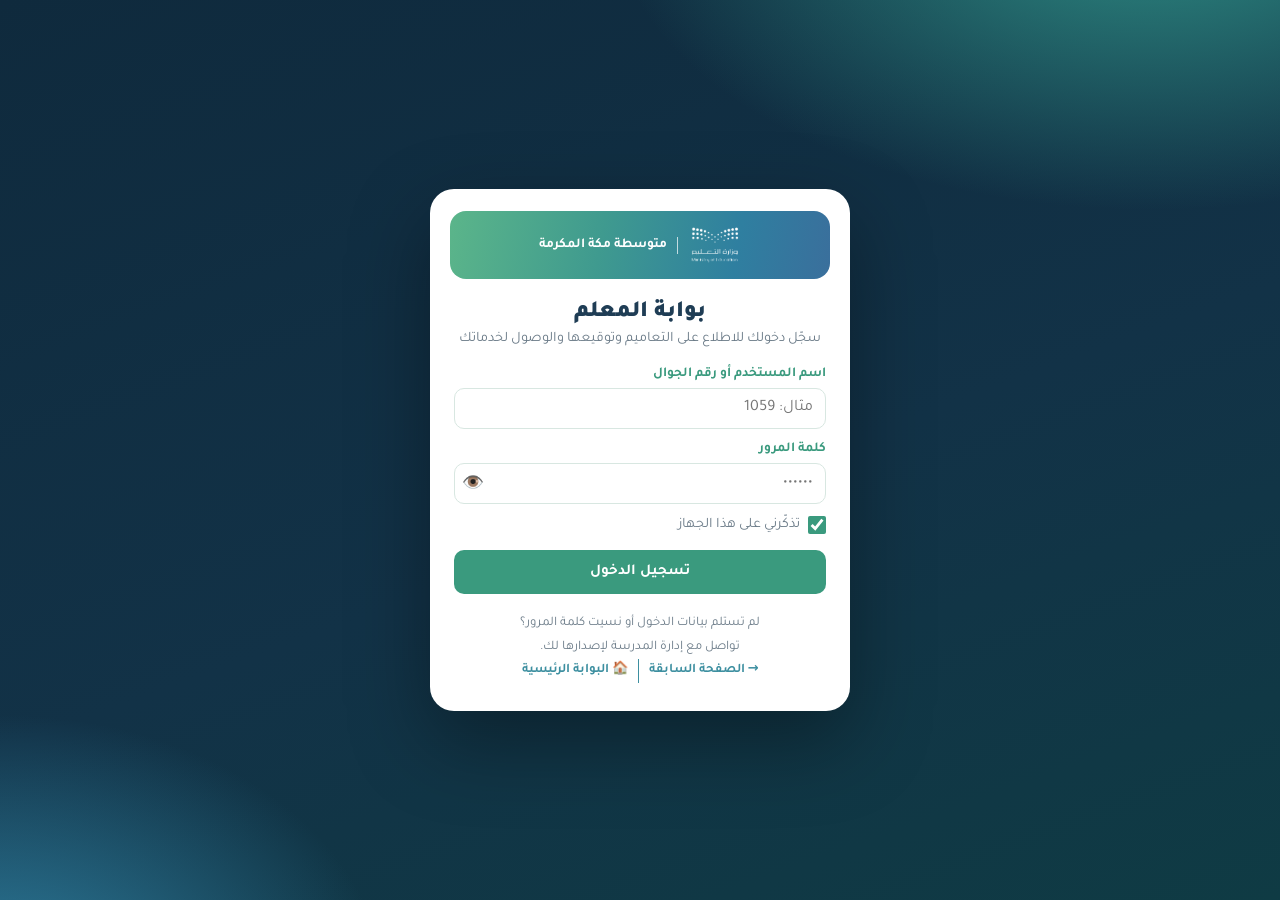
<file: portfolio.html>
<!DOCTYPE html>
<html lang="ar" dir="rtl">
<head>
<meta charset="utf-8">
<meta name="viewport" content="width=device-width,initial-scale=1">
<title>ملف الإنجاز | متوسطة مكة المكرمة</title>
<meta name="theme-color" content="#123247">
<link rel="icon" href="icon-192.png">
<link rel="apple-touch-icon" href="apple-touch-icon.png">
<style>
@import url('https://fonts.googleapis.com/css2?family=Tajawal:wght@400;500;700;800&display=swap');
:root{--n:#1f3d55;--g:#3a9a7e;--g2:#5bb58a;--b:#3d8fa0;--bg:#f3f7f6;--line:#d8e7e1;--txt:#24303c;--mut:#6b7b88;--red:#c0504d;--amb:#d99a2b}
*{box-sizing:border-box;margin:0;padding:0}
html,body{background:var(--bg);color:var(--txt);font-family:Tajawal,system-ui,sans-serif;direction:rtl}
button,input,textarea,select{font-family:inherit;font-size:1rem}
.hdr{background:linear-gradient(100deg,#5bb58a,#3f9a8f 40%,#2f7fa0 75%,#3a6f9c);color:#fff;padding:18px 16px 34px;border-radius:0 0 22px 22px;position:relative}
.home-link{display:inline-flex;align-items:center;gap:6px;color:#3d8fa0;font-weight:800;text-decoration:none;font-size:.95rem}
.home-link:hover{text-decoration:underline}
.home-link.light{color:#fff;opacity:.9}
.home-wrap{text-align:center;margin:22px 0 6px}
.nav-pair{display:inline-flex;align-items:center;gap:8px;flex-wrap:wrap;justify-content:center}
.nav-pair>a+a{border-inline-start:1.5px solid currentColor;padding-inline-start:10px}
.nav-pair .home-link.light+.home-link.light{border-color:rgba(255,255,255,.45)}
.hdr .nav-pair.back{display:flex;justify-content:flex-end}
.hdr .back{display:block;max-width:980px;margin:-6px auto 8px;color:#fff;font-weight:700;text-decoration:none;opacity:.85;font-size:.85rem;text-align:left}
.hdr .row{display:flex;align-items:center;gap:12px;justify-content:center;max-width:980px;margin:auto}
.hdr img{height:44px}.hdr .sep{width:2px;height:40px;background:rgba(255,255,255,.85)}
.hdr h1{font-size:1.05rem;font-weight:500}
.hdr .pill{position:absolute;left:50%;transform:translateX(-50%);bottom:-18px;background:var(--n);padding:8px 26px;border-radius:12px;font-weight:700;white-space:nowrap;box-shadow:0 6px 18px rgba(31,61,85,.25)}
.wrap{max-width:980px;margin:34px auto 60px;padding:0 14px}
.card{background:#fff;border:1px solid var(--line);border-radius:16px;padding:18px;margin-bottom:16px;box-shadow:0 2px 10px rgba(31,61,85,.04)}
.card h2{font-size:1.1rem;color:var(--n);margin-bottom:12px;display:flex;align-items:center;gap:8px}
.card h2 .dot{width:9px;height:9px;border-radius:50%;background:var(--g)}
.grid{display:grid;grid-template-columns:repeat(auto-fit,minmax(200px,1fr));gap:12px}
label.f{display:block;font-size:.85rem;color:var(--g);font-weight:700;margin-bottom:5px}
input[type=text],input[type=tel],input[type=password],input[type=date],textarea,select{width:100%;border:1.5px solid var(--line);border-radius:10px;padding:10px 12px;background:#fff;color:var(--txt);outline:none}
input:focus,textarea:focus{border-color:var(--b)}
.btn{display:inline-flex;align-items:center;justify-content:center;gap:6px;border:0;border-radius:10px;padding:10px 16px;font-weight:700;cursor:pointer;background:var(--n);color:#fff;text-decoration:none;font-size:.95rem;transition:.15s}
.btn:active{transform:scale(.97)}
.btn.g{background:var(--g)}.btn.wa{background:#25d366}.btn.red{background:var(--red)}
.btn.ghost{background:#fff;color:var(--n);border:1.5px solid var(--line)}
.btn.sm{padding:7px 11px;font-size:.85rem;border-radius:9px}
.btn:disabled{opacity:.5;cursor:default}
.tabs{display:flex;gap:8px;margin-bottom:16px;flex-wrap:wrap}
.tabs button{flex:1;min-width:110px;background:#fff;border:1.5px solid var(--line);color:var(--n);padding:11px;border-radius:12px;font-weight:700;cursor:pointer}
.tabs button.on{background:var(--n);color:#fff;border-color:var(--n)}
.muted{color:var(--mut);font-size:.88rem}
.badge{display:inline-block;padding:3px 10px;border-radius:20px;font-size:.78rem;font-weight:700}
.badge.ok{background:#e3f4ec;color:#2c7a5c}.badge.wait{background:#fdf1dc;color:#9a6a12}.badge.sent{background:#e6f0f7;color:#2f6b93}.badge.demo{background:#fff3cd;color:#8a6d00}
.prog{height:10px;background:#e7efec;border-radius:10px;overflow:hidden;margin:8px 0}
.prog>i{display:block;height:100%;background:linear-gradient(90deg,var(--g2),var(--g));border-radius:10px;transition:width .4s}
.circ-item{display:flex;gap:12px;align-items:center;justify-content:space-between;padding:14px;border:1px solid var(--line);border-radius:14px;margin-bottom:10px;cursor:pointer;background:#fff}
.circ-item:hover{border-color:var(--b)}
.circ-item b{color:var(--n)}
.stats{display:grid;grid-template-columns:repeat(3,1fr);gap:10px;margin:12px 0}
.stat{background:var(--bg);border-radius:12px;padding:12px;text-align:center}
.stat b{display:block;font-size:1.5rem;color:var(--n)}.stat span{font-size:.8rem;color:var(--mut)}
.chips{display:flex;gap:6px;flex-wrap:wrap;margin:10px 0}
.chips button{border:1.5px solid var(--line);background:#fff;border-radius:20px;padding:6px 14px;font-weight:700;color:var(--n);cursor:pointer;font-size:.85rem}
.chips button.on{background:var(--g);border-color:var(--g);color:#fff}
.row-t{display:flex;align-items:center;gap:10px;padding:10px 4px;border-bottom:1px solid var(--line)}
.row-t:last-child{border-bottom:0}
.row-t .n{flex:1;font-weight:500;min-width:0}
.row-t .n small{display:block;color:var(--mut);font-size:.75rem}
.row-t .num{width:26px;color:var(--g);font-weight:800;text-align:center}
.acts{display:flex;gap:6px;flex-wrap:wrap}
.toolbar{display:flex;gap:8px;flex-wrap:wrap;margin-top:10px}
.center{text-align:center}
.login{max-width:380px;margin:50px auto}
.toast{opacity:0;position:fixed;bottom:20px;left:50%;transform:translateX(-50%) translateY(120px);background:var(--n);color:#fff;padding:12px 22px;border-radius:12px;font-weight:700;transition:.3s;z-index:99;max-width:90vw;text-align:center}
.toast.show{opacity:1;transform:translateX(-50%) translateY(0)}
.hide{display:none!important}
.pdf-host{background:#e9eef0;border-radius:12px;padding:8px;max-height:70vh;overflow:auto}
.pdf-page{display:block;width:100%;height:auto;margin:0 auto 8px;background:#fff;box-shadow:0 2px 8px rgba(0,0,0,.12);border-radius:4px}
.pdf-frame{width:100%;height:65vh;border:0;border-radius:8px;background:#fff}
.sigbox{border:2px dashed var(--b);border-radius:14px;background:#fff;touch-action:none;position:relative}
.sigbox canvas{display:block;width:100%;height:190px;cursor:crosshair}
.sigbox .ph{position:absolute;inset:0;display:flex;align-items:center;justify-content:center;color:#b7c5cc;pointer-events:none;font-weight:700}
.check{display:flex;gap:10px;align-items:flex-start;background:#eef7f3;border-radius:12px;padding:12px;font-weight:500;cursor:pointer}
.check input{width:22px;height:22px;accent-color:var(--g);flex:none;margin-top:2px}
.ok-ic{width:74px;height:74px;border-radius:50%;background:var(--g);color:#fff;font-size:2.4rem;display:flex;align-items:center;justify-content:center;margin:6px auto 12px}
.receipt{border:1.5px solid var(--line);border-radius:14px;padding:16px;background:#fff}
.receipt table{width:100%;border-collapse:collapse;font-size:.95rem}
.receipt td{padding:8px 6px;border-bottom:1px solid var(--line)}
.receipt td:first-child{color:var(--g);font-weight:700;width:42%;font-size:.88rem}
.receipt img{max-width:240px;max-height:110px}
textarea{min-height:120px;resize:vertical}
@media (max-width:560px){.hdr h1{font-size:.9rem}.hdr img{height:36px}.stats .stat b{font-size:1.2rem}.row-t{flex-wrap:wrap}.row-t .acts{width:100%;padding-right:36px}}

/* ====== الطباعة ====== */
#printArea{display:none}
@media print{
  @page{size:A4;margin:12mm 10mm}
  html,body{background:#fff!important}
  body>*:not(#printArea){display:none!important}
  #printArea{display:block!important}
  *{-webkit-print-color-adjust:exact;print-color-adjust:exact}
}
.p-head{background:linear-gradient(100deg,#5bb58a,#3f9a8f 40%,#2f7fa0 75%,#3a6f9c);border-radius:0 0 5mm 5mm;padding:6mm 0 9mm;position:relative;text-align:center;color:#fff}
.p-head .row{display:flex;align-items:center;justify-content:center;gap:6mm}
.p-head img{height:17mm}.p-head .sep{width:.6mm;height:16mm;background:#fff}
.p-head .dept{font-size:13pt;font-weight:500}
.p-head .pill{position:absolute;left:50%;transform:translateX(-50%);bottom:-5mm;background:var(--n);padding:2mm 14mm;border-radius:3mm;font-weight:700;font-size:12pt;white-space:nowrap}
.p-title{text-align:center;color:var(--n);font-weight:800;font-size:14pt;margin:10mm 0 2mm}
.p-meta{display:flex;justify-content:center;gap:10mm;font-size:11pt;margin-bottom:2mm}
.p-meta b{color:var(--g)}
.p-ack{text-align:center;font-size:11pt;margin:2mm 0 4mm;color:#333}
.p-table{width:100%;border-collapse:collapse;font-size:10.5pt}
.p-table th{background:var(--n);color:#fff;padding:2mm;font-weight:700}
.p-table td{border:.3mm solid #cfdcd6;padding:1mm 2mm;text-align:center;height:11mm}
.p-table tr:nth-child(even) td{background:#f3f9f6}
.p-table td.nm{text-align:right}
.p-table img{max-height:10mm;max-width:38mm}
.p-table thead{display:table-header-group}
.p-table tr{page-break-inside:avoid}
.p-sum{margin-top:5mm;display:flex;justify-content:space-between;font-size:11pt}
.p-sum .s{text-align:center}.p-sum .s b{display:block;color:var(--g)}
/* الجدول المدرسي */
.ttwrap{overflow-x:auto;-webkit-overflow-scrolling:touch;border-radius:14px;border:1px solid var(--line)}
table.ttg{width:100%;border-collapse:collapse;min-width:640px;background:#fff;font-size:.86rem}
table.ttg th{background:#123247;color:#fff;font-weight:700;padding:8px 6px;text-align:center;font-size:.82rem}
table.ttg th small{display:block;font-weight:500;opacity:.75;font-size:.68rem;margin-top:2px}
table.ttg th.dh{background:#1d5a6e;width:78px}
table.ttg tbody th.dh{background:#eef5f3;color:#123247}
table.ttg td{border:1px solid #e3ebe9;padding:6px 4px;text-align:center;height:46px;vertical-align:middle;line-height:1.35;font-weight:600;color:#1d2b3a}
table.ttg tr.today th.dh{background:#3a9a7e;color:#fff}table.ttg tr.today td{background:#f3faf7}
table.ttg td.now{background:#fff5d6!important;box-shadow:inset 0 0 0 2px #e9c46a}
table.ttg td input{width:100%;border:0;background:transparent;text-align:center;font:inherit;padding:4px 2px;border-radius:6px}
table.ttg td input:focus{background:#fffbea;outline:2px solid #e9c46a}
table.ttg td.free{color:#9aa6ad;font-weight:500}
.nn{display:grid;grid-template-columns:1fr 1fr;gap:10px;margin-bottom:12px}
.nn div{border-radius:14px;padding:12px 14px;background:#f4f8f7;border:1px solid var(--line)}
.nn div.on{background:linear-gradient(135deg,#123247,#1d5a6e);color:#fff;border:0}
.nn small{display:block;font-size:.75rem;opacity:.75}.nn b{font-size:1.02rem}
@media(max-width:520px){.nn{grid-template-columns:1fr}}
#printArea table.ttg{min-width:0;font-size:9.5pt}#printArea table.ttg td{height:14mm;border:.3mm solid #b9c9c4}#printArea table.ttg th{font-size:9pt}
#printArea table.ttg th.dh{width:20mm}

</style>
<style>
:root{--ink:#0f2a3d}
body{background:#eef3f2}
.cover{position:relative;overflow:hidden;border-radius:22px;color:#fff;padding:22px;margin-bottom:16px;
  background:radial-gradient(600px 300px at 90% -20%,#2f8f86 0%,transparent 60%),linear-gradient(150deg,#0f2a3d,#123247 55%,#1d5a6e)}
.cover::after{content:"";position:absolute;width:300px;height:300px;border-radius:50%;background:rgba(127,209,174,.15);left:-90px;bottom:-140px}
.cv{position:relative;z-index:1;display:flex;gap:18px;align-items:center;flex-wrap:wrap}
.avatar{width:96px;height:96px;border-radius:28px;background:linear-gradient(135deg,#3a9a7e,#3d8fa0);display:flex;align-items:center;justify-content:center;font-size:2.4rem;font-weight:900;overflow:hidden;border:3px solid rgba(255,255,255,.35);flex:none}
.avatar img{width:100%;height:100%;object-fit:cover}
.cv h2{font-size:1.5rem;font-weight:900;margin:0}
.jt{display:inline-flex;align-items:center;gap:6px;background:rgba(255,255,255,.14);border:1px solid rgba(255,255,255,.25);padding:4px 12px;border-radius:20px;font-weight:700;font-size:.85rem;margin-top:6px}
.cv .sub{opacity:.75;font-size:.85rem;margin-top:6px}
.cstats{position:relative;z-index:1;display:grid;grid-template-columns:repeat(5,1fr);gap:8px;margin-top:18px}
.cstats div{background:rgba(255,255,255,.08);border:1px solid rgba(255,255,255,.12);border-radius:14px;padding:10px 6px;text-align:center}
.cstats b{display:block;font-size:1.35rem;font-weight:900}.cstats span{font-size:.72rem;opacity:.75}
@media(max-width:560px){.cstats{grid-template-columns:repeat(3,1fr)}.cstats div:nth-child(n+4){display:none}.avatar{width:76px;height:76px;font-size:2rem}.cv h2{font-size:1.2rem}}
.ctools{position:relative;z-index:1;display:flex;gap:8px;flex-wrap:wrap;margin-top:14px}
.ctools .btn{background:rgba(255,255,255,.12);border:1px solid rgba(255,255,255,.25)}
.ctools .btn.lt{background:#fff;color:var(--n)}
.bio{background:#fff;border:1px solid var(--line);border-radius:16px;padding:14px 16px;margin-bottom:14px;line-height:1.9;color:#40505c}
.bio b{color:var(--n)}
.info{display:grid;grid-template-columns:repeat(auto-fit,minmax(150px,1fr));gap:8px;margin-top:10px}
.info div{background:var(--bg);border-radius:12px;padding:8px 10px;font-size:.85rem}.info small{display:block;color:var(--mut);font-size:.72rem}
/* العناصر */
.items{display:flex;flex-direction:column;gap:12px}
.it{background:#fff;border:1px solid var(--line);border-radius:18px;padding:16px;position:relative;border-right:5px solid var(--c,#3a9a7e)}
.it .hd{display:flex;gap:10px;align-items:flex-start}
.it .ic{width:44px;height:44px;border-radius:14px;background:var(--cb,#e3f4ec);display:flex;align-items:center;justify-content:center;font-size:1.3rem;flex:none}
.it h3{font-size:1.02rem;font-weight:800;color:var(--n);line-height:1.5}
.it .mt{display:flex;flex-wrap:wrap;gap:6px 12px;font-size:.8rem;color:var(--mut);margin-top:4px}
.it .tg{font-size:.72rem;font-weight:800;padding:2px 9px;border-radius:12px;background:var(--cb);color:var(--c)}
.it p{margin-top:10px;font-size:.9rem;line-height:1.85;color:#40505c;white-space:pre-line}
.sk{display:flex;flex-wrap:wrap;gap:6px;margin-top:8px}.sk span{background:var(--bg);border:1px solid var(--line);border-radius:20px;padding:2px 10px;font-size:.75rem;color:var(--n);font-weight:600}
.att{display:flex;flex-wrap:wrap;gap:8px;margin-top:10px}
.att img{width:92px;height:92px;object-fit:cover;border-radius:12px;cursor:zoom-in;border:1px solid var(--line)}
.att a.pdf{display:inline-flex;align-items:center;gap:6px;background:#fdecea;color:#a63d36;border-radius:10px;padding:8px 12px;font-weight:700;font-size:.82rem;text-decoration:none}
.it .ac{position:absolute;top:12px;left:12px;display:flex;gap:6px}
.it .ac button{border:1px solid var(--line);background:#fff;border-radius:10px;width:34px;height:34px;cursor:pointer;font-size:.95rem}
.empty-s{text-align:center;padding:36px 10px;color:var(--mut)}
.empty-s div{font-size:2.6rem;margin-bottom:6px}
/* النموذج */
.att-new{display:flex;flex-wrap:wrap;gap:8px;margin-top:8px}
.att-new div{position:relative;width:76px;height:76px;border-radius:12px;overflow:hidden;background:var(--bg);border:1px solid var(--line);display:flex;align-items:center;justify-content:center;font-size:.7rem;text-align:center;padding:4px;color:var(--n);font-weight:700}
.att-new img{width:100%;height:100%;object-fit:cover;position:absolute;inset:0}
.att-new button{position:absolute;top:3px;left:3px;width:22px;height:22px;border-radius:50%;border:0;background:rgba(0,0,0,.6);color:#fff;cursor:pointer;z-index:2;font-size:.7rem}
.drop{display:block;border:2px dashed var(--b);border-radius:14px;padding:16px;text-align:center;color:var(--b);font-weight:700;cursor:pointer;background:#f7fbfa}
.photo-row{display:flex;gap:14px;align-items:center;flex-wrap:wrap}
.photo-row .avatar{color:#fff}
.lb{position:fixed;inset:0;background:rgba(0,0,0,.88);display:none;align-items:center;justify-content:center;z-index:90;padding:16px}
.lb.on{display:flex}.lb img{max-width:100%;max-height:92vh;border-radius:10px}
.lb button{position:absolute;top:14px;left:14px;width:42px;height:42px;border-radius:50%;border:0;background:#fff;font-size:1.1rem;cursor:pointer}
.view-badge{display:inline-flex;gap:6px;align-items:center;background:#fff3cd;color:#8a6d00;border-radius:10px;padding:6px 12px;font-weight:700;font-size:.82rem;margin-bottom:12px}
/* معايير الشواهد */
.prog{height:auto;overflow:visible;margin:0 0 12px;background:#fff;border:1px solid var(--line);border-radius:18px;padding:14px 16px;display:flex;align-items:center;gap:14px;flex-wrap:wrap}
.prog>.bar{flex:1;min-width:160px;height:10px;background:#e6eeec;border-radius:10px;overflow:hidden}.prog .bar i{display:block;height:100%;background:linear-gradient(90deg,#3a9a7e,#3d8fa0);border-radius:10px}
.prog b{color:var(--n);font-size:1rem}
.axg{display:grid;grid-template-columns:repeat(auto-fill,minmax(230px,1fr));gap:10px}
.ax{background:#fff;border:1px solid var(--line);border-radius:16px;padding:14px;cursor:pointer;display:flex;gap:12px;align-items:center;text-align:right;font:inherit;color:inherit;transition:.15s}
.ax:hover{border-color:#3a9a7e;transform:translateY(-2px);box-shadow:0 6px 18px rgba(18,50,71,.08)}
.ax .no{width:42px;height:42px;border-radius:13px;background:#eef5f3;color:#2c7a64;font-weight:900;display:flex;align-items:center;justify-content:center;font-size:1.05rem;flex:none}
.ax.done .no{background:linear-gradient(135deg,#3a9a7e,#3d8fa0);color:#fff}
.ax .tt{flex:1;min-width:0}.ax .tt b{display:block;font-size:.92rem;color:var(--n);line-height:1.5}
.ax .tt small{font-size:.76rem;color:var(--mut)}.ax.done .tt small{color:#2c7a64;font-weight:700}
.ax.oth .no{background:#eef1f3;color:#5b6b77}
.axh{background:linear-gradient(135deg,#123247,#1d5a6e);color:#fff;border-radius:18px;padding:16px;margin-bottom:12px}
.axh .top{display:flex;align-items:center;gap:12px;flex-wrap:wrap}
.axh .no{width:48px;height:48px;border-radius:14px;background:rgba(255,255,255,.15);display:flex;align-items:center;justify-content:center;font-weight:900;font-size:1.2rem;flex:none}
.axh h3{font-size:1.1rem;font-weight:900;flex:1;min-width:160px}
.axh .sg{margin-top:12px;font-size:.8rem;opacity:.9}.axh .sg span{display:inline-block;background:rgba(255,255,255,.12);border:1px solid rgba(255,255,255,.2);border-radius:20px;padding:3px 10px;margin:3px 0 0 4px;cursor:default}
.axh .sg span.ok{cursor:pointer}.axh .sg span.ok:hover{background:rgba(255,255,255,.25)}
.axh .btn.lt{background:#fff;color:var(--n)}
.imp{background:#f3effa;border:1.5px dashed #6b4c9a;border-radius:16px;padding:14px;margin-top:14px;display:flex;gap:12px;align-items:center;flex-wrap:wrap}
.imp b{color:#4a3470}.imp p{font-size:.82rem;color:#5c5470;margin:2px 0 0;flex-basis:100%}
.pp h3.axs{font-size:12.5pt;color:#1f3d55;margin:4mm 10mm 2.5mm;border-bottom:.5mm solid #cfdcd6;padding-bottom:1.5mm}
.ax .wt{font-size:.72rem;font-weight:800;background:#fdf3d7;color:#8a6116;border-radius:10px;padding:1px 8px;margin-inline-start:6px;white-space:nowrap}
.ax .mb{height:5px;background:#e6eeec;border-radius:5px;margin-top:6px;overflow:hidden}.ax .mb i{display:block;height:100%;background:#3a9a7e}
.ax.done{border-color:#bfe3d4;background:linear-gradient(180deg,#fff,#f6fbf9)}
.ax .ck{color:#2c7a64;font-weight:900}
.prog .rd{font-size:1.6rem;font-weight:900;color:#2c7a64;line-height:1}.prog .rd small{display:block;font-size:.7rem;color:var(--mut);font-weight:600}
.mnote{background:#f7f3e6;border-inline-start:4px solid #e9c46a;border-radius:10px;padding:8px 12px;font-size:.8rem;color:#6b5a1f;margin-bottom:12px}
.pp table.ix{width:calc(100% - 20mm);margin:0 10mm;border-collapse:collapse;font-size:10.5pt}
.pp table.ix th{background:#1f3d55;color:#fff;padding:2mm 3mm;text-align:right}.pp table.ix td{border-bottom:.3mm solid #cfdcd6;padding:2mm 3mm}
.pp table.ix tr.no td{color:#a63d36}.pp .rdy{margin:4mm 10mm;font-size:12pt;font-weight:800;color:#2c7a64}
.pp .axpg{page-break-before:always}
/* الطباعة */
.pp{font-family:Tajawal,sans-serif;color:#26313d}
.pp .cover-pg{page-break-after:always;text-align:center}
.pp .big{font-size:30pt;font-weight:900;color:#1f3d55;margin-top:22mm}
.pp .ph{width:48mm;height:48mm;border-radius:12mm;object-fit:cover;margin:12mm auto 6mm;display:block;border:1.5mm solid #3a9a7e}
.pp .phx{width:48mm;height:48mm;border-radius:12mm;margin:12mm auto 6mm;background:#3a9a7e;color:#fff;font-size:30pt;font-weight:900;display:flex;align-items:center;justify-content:center}
.pp .nm{font-size:20pt;font-weight:900;color:#1f3d55}.pp .jt2{font-size:14pt;color:#3a9a7e;font-weight:800;margin-top:2mm}
.pp .yr{margin-top:10mm;font-size:12pt;color:#555}
.pp table.pt{width:84%;margin:10mm auto 0;border-collapse:collapse;font-size:11pt}
.pp table.pt td{border:.3mm solid #cfdcd6;padding:2.2mm 3mm;text-align:right}.pp table.pt td:first-child{background:#eef7f3;color:#2c7a64;font-weight:800;width:35%}
.pp h2.sec{font-size:15pt;color:#fff;background:#1f3d55;padding:2.5mm 5mm;border-radius:2.5mm;margin:6mm 10mm 4mm}
.pp .pit{margin:0 10mm 5mm;border:.4mm solid #cfdcd6;border-right:2mm solid #3a9a7e;border-radius:2.5mm;padding:3mm 4mm;page-break-inside:avoid}
.pp .pit h4{font-size:12.5pt;color:#1f3d55;margin-bottom:1mm}.pp .pit .m{font-size:9.5pt;color:#667}.pp .pit p{font-size:10.5pt;margin-top:1.5mm;line-height:1.7;white-space:pre-line}
.pp .pit .ims{display:grid;grid-template-columns:1fr 1fr;gap:2.5mm;margin-top:2.5mm}.pp .pit .ims img{width:100%;height:55mm;object-fit:cover;border-radius:2mm}
.pp .wrap0{padding-top:4mm}
</style>
</head>
<body>
<header class="hdr">
  <a class="back home-link light" href="index.html">→ العودة للبوابة الرئيسية</a>
  <div class="row"><img src="[data-uri]" alt="وزارة التعليم"><div class="sep"></div><h1>الإدارة العامة للتعليم بمحافظة جدة</h1></div>
  <div class="pill">ملف الإنجاز</div>
</header>

<main class="wrap" id="main">
  <div class="card center" id="loading"><p class="muted">⏳ جارٍ تحميل الملف...</p></div>
</main>

<div class="lb" id="lb" onclick="this.classList.remove('on')"><button>✕</button><img id="lbImg" alt=""></div>
<div id="printArea"></div>
<div class="toast" id="toast"></div>

<script>
/* =========================================================
   نظام التعاميم والتوقيع الإلكتروني — الملف المشترك
   متوسطة مكة المكرمة
   ========================================================= */

/* ---------- الإعدادات: عدّلها مرة واحدة ---------- */
const CIRC_CONFIG = {
  SUPABASE_URL: 'https://pyrxwqgapwjwhiskowhk.supabase.co',
  SUPABASE_KEY: 'sb_publishable_bfe-B4f-Rag1SR0-PoIb9w_nMfA1Ere',          // ← الصق هنا نفس مفتاح anon المستخدم في منصة مَعَاك. إذا تُرك فارغاً يعمل النظام في وضع التجربة على هذا الجهاز فقط
  BUCKET: 'reports',
  ROOT: 'school-portal',          // مجلد النظام داخل الـ bucket
  SCHOOL: 'متوسطة مكة المكرمة',
  PRINCIPAL_NAME: 'إبراهيم علي آل صمع',
  PRINCIPAL_PHONE: '',         // جوال المدير، ويمكن تعديله من الإعدادات
  // كلمة مرور المدير في ملف الشواهد (مشفّرة) — تفتح لوحة الإدارة أيضاً
  DEV_PW: { salt:'51bf18d5eb01a779', hash:'dae2bc37be8e7cf4410540aaec0a043f044261658e43fa4bef2bec674ce5fae7' },   // كلمة مرور المطوّر الموحّدة
  EVIDENCE_ADMIN_HASH: '398dc46ba4b05fb9b99d80c49af7cc065c504fb08ca21d0862797beadab2b9b4'
};

/* ---------- قائمة المنسوبين الافتراضية (من كشف الاطلاع) ---------- */
const CIRC_DEFAULT_STAFF = ["إبراهيم علي آل صمع", "عبد الله محمد الشمراني", "محمد حسن الشمراني", "أحمد سعيد الشهري", "أحمد محمد الدغريري", "موسى سليمان العمري", "عبد الله علي الشمراني", "سعيد علي الزهراني", "خالد علي الشهري", "عبدالرحمن أحمد الخطابي", "موسى محمد الشهري", "إبراهيم سعد الدوسري", "إبراهيم فيصل الحربي", "إبراهيم محمد الغامدي", "أحمد بن سعيد الزهراني", "أحمد بن علي العرياني", "أحمد دخيل الله السبعي", "أحمد علي سعيد الزهراني", "أحمد مهدي محمد العيافي", "أحمد يحيى سعيد الزهراني", "ثامر محمد الرباط", "حسن محمد الشهري", "سعد فالح متعب السلمي", "سعد محمد عبدالله القرني", "سعيد ساعد المالكي", "سعيد يوسف الزهراني", "منصور أحمد الغامدي", "ضيف الله سعد السهيمي", "سعيد علي الغامدي", "عبدالرحمن بريك الشمراني", "عبدالرحمن عبدالله الشمراني", "عبدالرحمن علي الشهري", "عبدالرحمن عايض الحارثي", "عبدالرحمن قريش الكثيري", "عبدالرحمن محمد الصاعدي", "عبدالسلام جرعي الزهراني", "عبدالله إبراهيم البسيسي", "عبد الهادي عبدالله الشمراني", "عبدالله حسن المدني", "عثمان محمد الزهراني", "عدنان محمد اليوبي", "علي عبدالله العمري", "فارس علي الغامدي", "فواز دخيل المالكي", "محمد حامد القرني", "محمد عبدالعزيز الزهراني", "محمد علي اليحياوي", "محمد قليل الزبيدي", "محمد مبروك الخزاعي", "محمد مرعي الحربي", "محمد موسى الغامدي", "مسلم رجاء الله السلمي", "هاشم محمد باموسى", "هلال يحيى هلال العتيبي", "يحيى أحمد الشمراني", "حسن بن علي العلياني", "حسين منصور الكبيشي", "زين العابدين القرني", "سعد سالم الزهراني", "علي بن محمد المالكي", "علي سعيد الغامدي", "علي محمد الزهراني", "محمد أحمد السهيمي", "بندر نصار الخلوي", "صالح أحمد آل زعمان", "ظافر عبدالله الشهري", "عالي فرج الله السلمي", "عبدالعزيز عبدالله فروان", "سالم علي السميري", "سعيد أحمد الزهراني", "فهد حسن الزهراني", "يحيى محمد الزهراني"];

/* =========================================================
   طبقة التخزين: Supabase Storage أو التخزين المحلي (وضع التجربة)
   ========================================================= */
const Circ = (() => {
  const C = CIRC_CONFIG;
  const DEMO = !C.SUPABASE_KEY;
  const P = p => `${C.ROOT}/${p}`;
  const H = () => ({ apikey: C.SUPABASE_KEY, Authorization: `Bearer ${C.SUPABASE_KEY}` });
  const LS = 'circ:';

  function lsGet(k){ try { return localStorage.getItem(LS + k); } catch(e){ return null; } }
  function lsSet(k, v){ try { localStorage.setItem(LS + k, v); } catch(e){ throw new Error('مساحة التخزين المحلي ممتلئة (وضع التجربة). اربط Supabase أو استخدم ملفاً أصغر.'); } }

  async function getJSON(path){
    if (DEMO){ const v = lsGet(P(path)); return v ? JSON.parse(v) : null; }
    const r = await fetch(`${C.SUPABASE_URL}/storage/v1/object/public/${C.BUCKET}/${P(path)}?t=${Date.now()}`, { cache:'no-store' });
    if (r.status === 400 || r.status === 404) return null;
    if (!r.ok) throw new Error('تعذّر قراءة البيانات (' + r.status + ')');
    return r.json();
  }
  async function putJSON(path, obj){
    if (DEMO){ lsSet(P(path), JSON.stringify(obj)); return; }
    const r = await fetch(`${C.SUPABASE_URL}/storage/v1/object/${C.BUCKET}/${P(path)}`, {
      method:'POST', headers:{ ...H(), 'Content-Type':'application/json', 'x-upsert':'true', 'cache-control':'max-age=0' }, body: JSON.stringify(obj) });
    if (!r.ok) throw new Error('تعذّر الحفظ (' + r.status + ')');
  }
  async function putFile(path, file){
    if (DEMO){
      const data = await new Promise((res, rej) => { const fr = new FileReader(); fr.onload = () => res(fr.result); fr.onerror = rej; fr.readAsDataURL(file); });
      lsSet(P(path), data); return;
    }
    const r = await fetch(`${C.SUPABASE_URL}/storage/v1/object/${C.BUCKET}/${P(path)}`, {
      method:'POST', headers:{ ...H(), 'Content-Type': file.type || 'application/octet-stream', 'x-upsert':'true', 'cache-control':'max-age=0' }, body: file });
    if (!r.ok) throw new Error('تعذّر رفع الملف (' + r.status + ')');
  }
  async function getFileBlob(path){
    if (DEMO){ const d = lsGet(P(path)); if (!d) return null; return (await fetch(d)).blob(); }
    const r = await fetch(`${C.SUPABASE_URL}/storage/v1/object/public/${C.BUCKET}/${P(path)}?t=${Date.now()}`, { cache:'no-store' });
    if (!r.ok) return null;
    return r.blob();
  }
  async function list(prefix){
    if (DEMO){
      const out = [], full = LS + P(prefix);
      for (let i = 0; i < localStorage.length; i++){ const k = localStorage.key(i); if (k.startsWith(full)) out.push(k.slice(full.length)); }
      return out;
    }
    const r = await fetch(`${C.SUPABASE_URL}/storage/v1/object/list/${C.BUCKET}`, {
      method:'POST', headers:{ ...H(), 'Content-Type':'application/json' },
      body: JSON.stringify({ prefix: P(prefix), limit: 1000, offset: 0 }) });
    if (!r.ok) return [];
    return (await r.json()).map(o => o.name).filter(n => n && !n.startsWith('.'));
  }

  /* ---------- أدوات مساعدة ---------- */
  const uid = (n = 10) => { const a = new Uint8Array(n); crypto.getRandomValues(a); return Array.from(a, b => 'abcdefghjkmnpqrstuvwxyz23456789'[b % 31]).join(''); };
  async function sha(s){ const b = await crypto.subtle.digest('SHA-256', new TextEncoder().encode(s)); return Array.from(new Uint8Array(b), x => x.toString(16).padStart(2,'0')).join(''); }
  const hijri = (d = new Date()) => new Intl.DateTimeFormat('ar-SA-u-ca-islamic-umalqura-nu-latn', { year:'numeric', month:'2-digit', day:'2-digit' }).format(d).replace(/\s*هـ/, '') + 'هـ';
  const timeStr = (d = new Date()) => d.toLocaleTimeString('ar-SA-u-nu-latn', { hour:'2-digit', minute:'2-digit' });
  const esc = s => String(s ?? '').replace(/[&<>"']/g, c => ({'&':'&amp;','<':'&lt;','>':'&gt;','"':'&quot;',"'":'&#39;'}[c]));
  function phone(p){
    let d = String(p || '').replace(/[٠-٩]/g, c => '٠١٢٣٤٥٦٧٨٩'.indexOf(c)).replace(/\D/g, '');
    if (d.startsWith('00')) d = d.slice(2);
    if (d.startsWith('05') && d.length === 10) d = '966' + d.slice(1);
    else if (d.startsWith('5') && d.length === 9) d = '966' + d;
    return d;
  }
  const wa = (num, text) => `https://wa.me/${phone(num)}?text=${encodeURIComponent(text)}`;
  const pageURL = (file, params) => { const u = new URL(file, location.href); Object.entries(params).forEach(([k, v]) => u.searchParams.set(k, v)); return u.toString(); };

  /* ---------- البيانات ---------- */
  async function settings(){
    const s = await getJSON('settings.json');
    return Object.assign({ school: C.SCHOOL, principalName: C.PRINCIPAL_NAME, principalPhone: C.PRINCIPAL_PHONE, pinHash: null }, s || {});
  }
  async function staff(){
    let s = await getJSON('staff.json');
    if (s && !Array.isArray(s)) throw new Error('ملف المنسوبين تالف');
    if (!s){
      s = CIRC_DEFAULT_STAFF.map((name) => ({ id: uid(6), name, phone: '', token: uid(12) }));
      ensureUsers(s);
      await saveStaff(s);
    } else if (ensureUsers(s)) await putJSON('staff.json', s);
    return s;
  }
  // اسم مستخدم رقمي (4 أرقام) لكل منسوب
  function ensureUsers(list){
    let changed = false, next = 1001;
    const used = new Set(list.map(t => t.user).filter(Boolean));
    list.forEach(t => { if (!t.user){ while (used.has(String(next))) next++; t.user = String(next); used.add(t.user); changed = true; } });
    return changed;
  }

  /* ---------- كلمات المرور (PBKDF2) ---------- */
  async function pwHash(pw, salt){
    const key = await crypto.subtle.importKey('raw', new TextEncoder().encode(pw), 'PBKDF2', false, ['deriveBits']);
    const bits = await crypto.subtle.deriveBits({ name:'PBKDF2', salt: new TextEncoder().encode(salt), iterations: 150000, hash:'SHA-256' }, key, 256);
    return Array.from(new Uint8Array(bits), x => x.toString(16).padStart(2, '0')).join('');
  }
  async function makePw(pw){ const salt = uid(16); return { salt, hash: await pwHash(pw, salt), at: new Date().toISOString() }; }
  async function checkPw(rec, pw){ return !!(rec && rec.salt && (await pwHash(pw, rec.salt)) === rec.hash); }
  async function isDev(pw){ try { return !!pw && await checkPw(CIRC_CONFIG.DEV_PW, String(pw).trim()); } catch(e){ return false; } }
  const randPw = () => { const a = new Uint32Array(1); crypto.getRandomValues(a); return String(100000 + a[0] % 900000); };
  function findStaff(list, login){
    const v = String(login || '').trim().replace(/[٠-٩]/g, c => '٠١٢٣٤٥٦٧٨٩'.indexOf(c));
    const p = phone(v);
    return list.find(t => t.user === v) || (p.length >= 9 ? list.find(t => t.phone && phone(t.phone) === p) : null);
  }

  /* ---------- الجلسات ---------- */
  const SESS = 'mk_school_session';
  function readS(role){ try { const s = JSON.parse(localStorage.getItem(SESS + ':' + role) || 'null'); if (s && s.exp > Date.now()) return s; } catch(e){} return null; }
  function session(role){ return role ? readS(role) : (readS('teacher') || readS('admin')); }
  function setSession(s){ try { localStorage.setItem(SESS + ':' + s.role, JSON.stringify(s)); } catch(e){} }
  function logout(role){ try { (role ? [role] : ['teacher', 'admin']).forEach(r => localStorage.removeItem(SESS + ':' + r)); } catch(e){} }
  async function saveStaff(list){
    await putJSON('staff.json', list);
    await Promise.all(list.map(t => putJSON(`keys/${t.token}.json`, { id: t.id, name: t.name })));
  }
  const circulars = async () => (await getJSON('index.json')) || [];
  // التواقيع: يُفحص ملف كل منسوب مباشرة (لا يعتمد على صلاحية عرض المجلدات)
  async function signatures(cid, staffList){
    const ids = (staffList || await staff()).map(t => t.id);
    const out = [];
    for (let i = 0; i < ids.length; i += 12){
      const part = await Promise.all(ids.slice(i, i + 12).map(id => getJSON(`c/${cid}/sig/${id}.json`).catch(() => null)));
      part.forEach(r => r && !r.revoked && out.push(r));
    }
    return out;
  }

  // رابط عام لملف مرفوع (للعرض في الصفحة)
  function fileURL(path){
    if (DEMO) return lsGet(P(path)) || '';
    return `${C.SUPABASE_URL}/storage/v1/object/public/${C.BUCKET}/${P(path)}`;
  }
  return { DEMO, C, fileURL, pwHash, makePw, checkPw, isDev, randPw, findStaff, session, setSession, logout, ensureUsers, getJSON, putJSON, putFile, getFileBlob, list, uid, sha, hijri, timeStr, esc, phone, wa, pageURL, settings, staff, saveStaff, circulars, signatures };
})();

/* ---------- عرض ملف PDF (يعتمد pdf.js إن توفر) ---------- */
async function circRenderPDF(blob, host){
  host.innerHTML = '';
  if (blob.type.startsWith('image/')){
    const img = document.createElement('img'); img.src = URL.createObjectURL(blob); img.className = 'pdf-page'; host.appendChild(img); return;
  }
  if (window.pdfjsLib){
    try {
      const pdf = await pdfjsLib.getDocument({ data: await blob.arrayBuffer(), cMapUrl: 'https://cdnjs.cloudflare.com/ajax/libs/pdf.js/3.11.174/cmaps/', cMapPacked: true, standardFontDataUrl: 'https://cdnjs.cloudflare.com/ajax/libs/pdf.js/3.11.174/standard_fonts/', useSystemFonts: false, disableFontFace: true }).promise;
      for (let i = 1; i <= pdf.numPages; i++){
        const page = await pdf.getPage(i);
        const w = host.clientWidth || 700, v0 = page.getViewport({ scale: 1 });
        const scale = (w / v0.width) * (window.devicePixelRatio || 1);
        const v = page.getViewport({ scale });
        const cv = document.createElement('canvas'); cv.width = v.width; cv.height = v.height; cv.className = 'pdf-page';
        host.appendChild(cv);
        await page.render({ canvasContext: cv.getContext('2d'), viewport: v }).promise;
      }
      return;
    } catch(e){ console.warn(e); }
  }
  const url = URL.createObjectURL(blob);
  host.innerHTML = `<iframe class="pdf-frame" src="${url}"></iframe><a class="btn ghost" href="${url}" target="_blank">فتح التعميم في نافذة مستقلة</a>`;
}


/* ---------- زر «السابق» بجانب كل رابط عودة للبوابة ---------- */
(function(){
  function goBack(){
    let same = false; try { same = !!document.referrer && new URL(document.referrer).origin === location.origin; } catch(e){}
    if (same && history.length > 1) { history.back(); return; }
    const page = location.pathname.split('/').pop() || 'index.html';
    let t = null; try { t = JSON.parse(localStorage.getItem('mk_school_session:teacher') || 'null'); } catch(e){}
    location.href = (page !== 'teacher.html' && t && t.exp > Date.now()) ? 'teacher.html' : 'index.html';
  }
  window.circGoBack = goBack;
  function wire(){
    [...document.querySelectorAll('a[href="index.html"]:not([data-nb])')].filter(a => a.classList.contains('home-link') || /العودة للبوابة/.test(a.textContent)).forEach(a => {
      a.setAttribute('data-nb', '1');
      a.innerHTML = '🏠 البوابة الرئيسية';
      const b = document.createElement('a');
      b.href = '#'; b.className = a.className.replace(/\bback\b/, '').trim(); b.setAttribute('data-nb', '1'); if (a.getAttribute('style')) b.setAttribute('style', a.getAttribute('style'));
      b.innerHTML = '→ الصفحة السابقة';
      b.onclick = e => { e.preventDefault(); goBack(); };
      const w = document.createElement(a.classList.contains('back') ? 'div' : 'span');
      w.className = 'nav-pair' + (a.classList.contains('back') ? ' back' : '');
      a.classList.remove('back');
      a.parentNode.insertBefore(w, a); w.appendChild(b); w.appendChild(a);
      if (!a.classList.contains('home-link')){ w.style.cssText = 'display:inline-flex;align-items:center;gap:10px;flex-wrap:wrap'; a.style.borderInlineStart = '1.5px solid currentColor'; a.style.paddingInlineStart = '10px'; }
    });
  }
  if (document.readyState === 'loading') document.addEventListener('DOMContentLoaded', wire); else wire();
  new MutationObserver(wire).observe(document.documentElement, { childList:true, subtree:true });
})();

/* =====================================================================
   نماذج تقييم الأداء الوظيفي (الدليل الإرشادي لإدارة الأداء الوظيفي
   لشاغلي الوظائف التعليمية — وزارة التعليم). البند: [العنوان، الوزن٪ أو null، الشواهد المقترحة]
   ===================================================================== */
const PF_MODELS = (function(){
  const S = { // البنود المشتركة وبنود المعلم (الترتيب ثابت — لا يُغيَّر)
    duty:'أداء الواجبات الوظيفية', comm:'التفاعل مع المجتمع المهني', par:'التفاعل مع أولياء الأمور', strat:'التنويع في استراتيجيات التدريس',
    out:'تحسين نتائج المتعلمين', plan:'إعداد وتنفيذ خطة التعلم', tech:'توظيف تقنيات ووسائل التعلم المناسبة', env:'تهيئة البيئة التعليمية',
    cls:'الإدارة الصفية', ana:'تحليل نتائج المتعلمين وتشخيص مستوياتهم', asm:'تنوع أساليب التقويم'
  };
  const G = {
    duty:['التقيّد بالدوام الرسمي', 'تأدية الحصص وفق الجدول', 'المناوبة والإشراف', 'التحضير وإعداد الدروس'],
    comm:['مجتمعات التعلم المهنية', 'تبادل الزيارات', 'الدروس التطبيقية', 'حضور الدورات وورش العمل'],
    par:['التواصل مع أولياء الأمور', 'تقارير مستوى الطلاب', 'اجتماع أولياء الأمور', 'الخطة الأسبوعية لولي الأمر'],
    strat:['استراتيجيات التعلم النشط', 'التعلم التعاوني', 'صور تطبيق الاستراتيجيات', 'خرائط ذهنية'],
    out:['الخطط العلاجية', 'برامج الإثراء', 'تكريم المتفوقين', 'مقارنة النتائج'],
    plan:['توزيع المنهج', 'التحضير', 'الخطة الأسبوعية', 'الواجبات والأنشطة'],
    tech:['منصة مدرستي', 'العروض التقديمية', 'الوسائل التعليمية', 'الاختبارات الإلكترونية'],
    env:['مراعاة الفروق الفردية', 'التحفيز والتعزيز', 'قواعد الصف', 'الأنشطة الصفية'],
    cls:['ضبط سلوك الطلاب', 'إدارة الوقت', 'سجل المتابعة', 'جذب الانتباه'],
    ana:['الاختبار التشخيصي', 'تحليل النتائج', 'تصنيف الطلاب', 'الرسوم البيانية للنتائج'],
    asm:['اختبارات ورقية وإلكترونية', 'المشاريع والبحوث', 'ملفات أعمال الطلاب', 'التقويم الذاتي والأقران']
  };
  const T = (w) => Object.keys(S).map(k => [S[k], w[k], G[k]]);
  return {
    teacher:{ name:'نموذج المعلم', official:true,
      items: T({ duty:10, comm:10, par:10, strat:10, out:10, plan:10, tech:10, env:5, cls:5, ana:10, asm:10 }) },
    activity:{ name:'نموذج المعلم المكلّف بالنشاط الطلابي', official:true,
      items: T({ duty:10, comm:10, par:5, strat:5, out:5, plan:10, tech:5, env:5, cls:5, ana:5, asm:5 }).concat([
        ['إعداد خطة برامج النشاط وتنفيذها', 10, ['الخطة السنوية للنشاط', 'تقارير البرامج', 'الجدول الزمني']],
        ['تهيئة البيئة المدرسية للأنشطة', 5, ['تجهيز أماكن النشاط', 'الأندية الطلابية', 'صور البيئة']],
        ['دعم المتعلمين', 5, ['اكتشاف المواهب', 'المسابقات', 'المشاركات الخارجية']],
        ['تحفيز المتعلمين', 10, ['شهادات التكريم', 'لوحات الشرف', 'الحوافز']]]) },
    health:{ name:'نموذج المعلم المكلّف بالتوجيه الصحي', official:true,
      items: T({ duty:10, comm:10, par:5, strat:5, out:5, plan:10, tech:5, env:5, cls:5, ana:5, asm:5 }).concat([
        ['تنفيذ البرنامج الصحي المدرسي المشترك', 15, ['خطة البرنامج الصحي', 'الحملات التوعوية', 'التقارير']],
        ['حصر الحالات الصحية للمتعلمين', 5, ['سجل الحالات الصحية', 'التواصل مع الأسر', 'الإحالات']],
        ['البيئة الصحية المدرسية', 10, ['متابعة المقصف', 'النظافة والسلامة', 'الإسعافات الأولية']]]) },
    counselor:{ name:'نموذج الموجه الطلابي', official:true, note:'أوزان هذا النموذج غير واضحة في نسخة الدليل المتاحة، لذلك تُعرض البنود بدون نسب.',
      items: [
        ['أداء الواجبات الوظيفية', null, ['سجل الدوام', 'الخطة الفصلية', 'السجلات الإرشادية']],
        ['التدخلات المتعلقة بالانضباط', null, ['متابعة الغياب والتأخر', 'دراسة الحالات', 'العقود السلوكية']],
        ['برامج التحفيز', null, ['تكريم المنضبطين', 'المسابقات', 'لوحات التميز']],
        ['دعم التخطيط', null, ['الخطة الإرشادية', 'لجنة التوجيه', 'محاضر الاجتماعات']],
        ['تعزيز القيم', null, ['البرامج القيمية', 'الإذاعة المدرسية', 'المبادرات']],
        ['التدخلات النفسية', null, ['دراسة الحالات الفردية', 'الإحالات', 'الإرشاد الجمعي']],
        ['دعم التميز', null, ['رعاية المتفوقين', 'برامج الموهوبين', 'التحصيل الدراسي']],
        ['الدعم العلاجي للطلاب', null, ['برامج المتأخرين دراسياً', 'الخطط العلاجية', 'المتابعة']],
        ['التوعية للطلاب وأولياء الأمور', null, ['النشرات التوعوية', 'اللقاءات', 'رسائل التواصل']]] },
    leader:{ name:'نموذج القيادة المدرسية (المدير والوكيل)', official:true, note:'أوزان هذا النموذج غير واضحة في نسخة الدليل المتاحة، لذلك تُعرض البنود بدون نسب.',
      items: [
        ['أداء الواجبات الوظيفية', null, ['سجل الدوام', 'التكاليف', 'المهام اليومية']],
        ['التفاعل مع المجتمع المهني وأولياء الأمور', null, ['الشراكات المجتمعية', 'اجتماعات أولياء الأمور', 'تبادل الخبرات']],
        ['العمل بمرونة في الظروف المتنوعة', null, ['خطط الطوارئ', 'التعليم عن بعد', 'حلول المواقف']],
        ['دعم الابتكار', null, ['المبادرات النوعية', 'تحفيز المعلمين', 'المشاريع']],
        ['إجراءات الانضباط', null, ['متابعة الحضور', 'قواعد السلوك', 'الإجراءات المتخذة']],
        ['إدارة الموارد', null, ['الميزانية التشغيلية', 'العهد والمستودعات', 'الصيانة']],
        ['التخطيط للتطوير المهني', null, ['خطة التطوير المهني', 'الاحتياجات التدريبية', 'التدريب الداخلي']],
        ['التغذية الراجعة', null, ['الزيارات الصفية', 'استمارات المتابعة', 'التوصيات']],
        ['تقويم أداء العاملين', null, ['مواثيق الأداء', 'سجلات المتابعة', 'نتائج التقويم']],
        ['الإجراءات العلمية لتحسين نواتج التعلم', null, ['تحليل النتائج', 'خطط التحسين', 'اختبارات نافس']],
        ['التخطيط المدرسي', null, ['الخطة التشغيلية', 'التقويم الذاتي', 'الخطة الاستراتيجية']],
        ['البيئة الآمنة', null, ['الأمن والسلامة', 'تجربة الإخلاء', 'بلاغات الصيانة']],
        ['توظيف المنصات الرقمية', null, ['نظام نور', 'منصة مدرستي', 'التعاملات الإلكترونية']]] },
    lab:{ name:'نموذج محضر المختبر', official:true, note:'أوزان هذا النموذج غير واضحة في نسخة الدليل المتاحة، لذلك تُعرض البنود بدون نسب.',
      items: [
        ['تخطيط النشاط اليومي', null, ['الخطة اليومية', 'جدول التجارب', 'التنسيق مع المعلمين']],
        ['الأسس العلمية', null, ['أدلة التجارب', 'النشرات العلمية']],
        ['توفير المستلزمات', null, ['طلبات المواد', 'سجل المستهلكات', 'الجرد']],
        ['السلامة في المختبر', null, ['تعليمات السلامة', 'طفايات الحريق', 'سجل الحوادث']],
        ['تجهيز الأجهزة', null, ['تجهيز التجارب', 'صيانة الأجهزة', 'صور التجهيز']],
        ['التقارير الأسبوعية', null, ['التقرير الأسبوعي', 'سجل الاستخدام']],
        ['التقارير الدورية عن الأجهزة', null, ['تقرير حالة الأجهزة', 'بلاغات الأعطال']]] },
    admin:{ name:'الوظائف الإدارية (ميثاق الأداء: الأهداف والجدارات)', official:false, note:'شاغلو الوظائف الإدارية يُقيَّمون بميثاق أداء (4–6 أهداف يتفق عليها الموظف ومديره) مع الجدارات. هذه البنود إطار عام لتنظيم الشواهد.',
      items: [
        ['تحقيق أهداف ميثاق الأداء', null, ['ميثاق الأداء', 'تقارير الإنجاز', 'المهام المنجزة']],
        ['المسؤولية', null, ['الالتزام بالدوام', 'إنجاز المهام في وقتها', 'التكاليف']],
        ['العمل الجماعي', null, ['المشاركة في اللجان', 'التعاون مع الزملاء', 'الفعاليات']],
        ['المرونة للتغيير', null, ['تطبيق الأنظمة الجديدة', 'التحول الرقمي', 'حل المشكلات']],
        ['المبادرة', null, ['المبادرات', 'المقترحات', 'تطوير الإجراءات']],
        ['التطوير المهني', null, ['الدورات التدريبية', 'الشهادات', 'ورش العمل']]] }
  };
})();
const PF_MODEL_LABELS = { teacher:'معلم', activity:'معلم + تكليف نشاط طلابي', health:'معلم + تكليف توجيه صحي', counselor:'موجه طلابي', leader:'قيادة مدرسية (مدير / وكيل)', lab:'محضر مختبر', admin:'وظيفة إدارية' };
function pfModelKey(title, model){
  if (model && PF_MODELS[model]) return model;   // يحدده المدير من «المنسوبون»
  const t = String(title || '');
  if (/رائد\s*نشاط/.test(t)) return 'activity';
  if (/موجه\s*صحي/.test(t)) return 'health';
  if (/موجه\s*طلابي|مرشد/.test(t)) return 'counselor';
  if (/وكيل|مدير/.test(t)) return 'leader';
  if (/محضر/.test(t)) return 'lab';
  if (!t || /معلم/.test(t)) return 'teacher';
  return 'admin';
}
const PF_WIT = /^(school_work|photo_witness|student_product|lesson|wit_other)$/;
/* جاهزية الملف: مجموع أوزان البنود التي لها شاهد واحد على الأقل */
function pfReadiness(pf, title, model){
  const M = PF_MODELS[pfModelKey(title, model)], items = M.items, n = items.length;
  const cnt = items.map(() => 0); let other = 0;
  ((pf && pf.items) || []).forEach(x => { if (!PF_WIT.test(x.type)) return; const a = +x.ax || 0; if (a >= 1 && a <= n) cnt[a - 1]++; else other++; });
  const w = items.map(it => it[1] == null ? 100 / n : it[1]), tot = w.reduce((s, v) => s + v, 0);
  const got = w.reduce((s, v, i) => s + (cnt[i] ? v : 0), 0);
  return { model:M, key:pfModelKey(title, model), cnt, other, pct: Math.round(got / tot * 100), done: cnt.filter(Boolean).length, n,
           missing: items.map((it, i) => cnt[i] ? null : it[0]).filter(Boolean) };
}

/* ---------- ملاحظات المدير على كشف الاطلاع (c/{id}/notes.json) ----------
   { staffId: { t:'النص', k:'' | 'paper' (اطّلع ورقياً = يُحتسب) | 'ex' (مستثنى من المطالبة) } } */
const CIRC_NOTE_PRESETS = [ { t:'إجازة', k:'ex', i:'🌴' }, { t:'اطّلع ورقياً', k:'paper', i:'📄' }, { t:'مكلّف خارجياً', k:'ex', i:'🚗' }, { t:'منقول', k:'ex', i:'↗️' } ];
function circStatus(sig, note){
  if (sig) return { s:'ok', l:'✓ تم الاطلاع' };
  if (note && note.k === 'paper') return { s:'ok', l:'✓ ورقياً' };
  if (note && note.k === 'ex') return { s:'ex', l:'مستثنى' };
  return { s:'no', l:'لم يوقّع' };
}

/* ---------- الصلاحيات المفوّضة (يمنحها المدير من «المنسوبون») ---------- */
const CIRC_PERMS = { circ:'📄 التعاميم والإعلانات', staff:'👥 المنسوبون وكلمات المرور', tt:'🗓️ الجداول المدرسية', pf:'🏆 متابعة ملفات الإنجاز', all:'⭐ صلاحيات كاملة مثل المدير' };
function circHasPerm(t, p){ const a = (t && t.perms) || []; return a.includes('all') || a.includes(p); }

/* =====================================================================
   الجدول المدرسي — tt.json: { cfg:{days, periods:[{s,e}]}, by:{ staffId:{ 'يوم-حصة': 'نص الحصة' } }, updatedAt, updatedBy }
   ===================================================================== */
const CircTT = (function(){
  const DAYS = ['الأحد', 'الاثنين', 'الثلاثاء', 'الأربعاء', 'الخميس'];
  const toMin = hm => { const [h, m] = String(hm || '0:0').split(':').map(Number); return h * 60 + (m || 0); };
  const f2 = m => String(Math.floor(m / 60)).padStart(2, '0') + ':' + String(m % 60).padStart(2, '0');
  /* توليد مواعيد الحصص من بداية الحصة الأولى: طول الحصة، فسحة بعد الحصة 3، صلاة بعد الحصة 5 */
  function gen(first, n, len, brk, pray){ const out = []; let m = toMin(first); for (let i = 1; i <= n; i++){ out.push({ s:f2(m), e:f2(m + len) }); m += len; if (i === 3) m += brk; if (i === 5) m += pray; } return out; }
  /* توقيت تعليم جدة 1448–1449هـ (حسب الإعلانات المنشورة — قابلة للتعديل) */
  const SETS = { summer:{ n:'☀️ صيفي', first:'07:00', len:45, brk:25, pray:20 }, winter:{ n:'❄️ شتوي', first:'07:30', len:45, brk:25, pray:20 }, ramadan:{ n:'🌙 رمضان', first:'09:00', len:35, brk:15, pray:0 } };
  const DEF_RANGES = [ { set:'summer', from:'2026-08-30', to:'2026-10-25' }, { set:'winter', from:'2026-10-26', to:'2027-02-07' }, { set:'ramadan', from:'2027-02-08', to:'2027-03-13' }, { set:'summer', from:'2027-03-14', to:'2027-07-01' } ];
  const DEF_HOL = [
    { n:'إجازة الخريف', from:'2026-11-20', to:'2026-11-28' },
    { n:'إجازة منتصف العام', from:'2027-01-08', to:'2027-01-16' },
    { n:'إجازة يوم التأسيس', from:'2027-02-19', to:'2027-02-22' },
    { n:'إجازة عيد الفطر', from:'2027-02-26', to:'2027-03-13' },
    { n:'إجازة عيد الأضحى', from:'2027-04-30', to:'2027-05-22' },
    { n:'الإجازة الصيفية', from:'2027-07-02', to:'2027-08-28' } ];
  const DEF = { days: DAYS.slice(), mode:'auto', periods: gen('07:00', 7, 45, 25, 20),
    sets: { summer: gen('07:00', 7, 45, 25, 20), winter: gen('07:30', 7, 45, 25, 20), ramadan: gen('09:00', 7, 35, 15, 0) },
    ranges: DEF_RANGES, holidays: DEF_HOL };
  const iso = d => d.getFullYear() + '-' + String(d.getMonth() + 1).padStart(2, '0') + '-' + String(d.getDate()).padStart(2, '0');
  const holidayOn = (cfg, d) => (cfg.holidays || []).find(h => h.from && h.to && iso(d) >= h.from && iso(d) <= h.to) || null;
  function setFor(cfg, d){ if (cfg.mode && cfg.mode !== 'auto') return cfg.mode; const r = (cfg.ranges || []).find(r => iso(d) >= r.from && iso(d) <= r.to); return r ? r.set : 'summer'; }
  /* الإعدادات الفعلية ليوم معيّن: المواعيد حسب الموسم + الإجازة إن وُجدت */
  function eff(cfg, d){ d = d || new Date(); const k = setFor(cfg, d), P = (cfg.sets && cfg.sets[k]) || cfg.periods; return Object.assign({}, cfg, { periods: P, set: k, setName: SETS[k] ? SETS[k].n : k, holiday: holidayOn(cfg, d) }); }
  const digits = v => String(v == null ? '' : v).replace(/[٠-٩]/g, d => '٠١٢٣٤٥٦٧٨٩'.indexOf(d)).replace(/[۰-۹]/g, d => '۰۱۲۳۴۵۶۷۸۹'.indexOf(d));
  const dayIdx = v => { const s = digits(v).replace(/[أإآ]/g, 'ا'); const r = [/احد/, /اثنين|اتنين/, /ثلاثا/, /اربعا/, /خميس/]; for (let i = 0; i < 5; i++) if (r[i].test(s)) return i; return -1; };
  const ORD = { 'اول':1, 'الاول':1, 'ثاني':2, 'الثاني':2, 'ثالث':3, 'الثالث':3 };
  function classOf(t){
    const s = digits(t).replace(/[أإآ]/g, 'ا');
    let m = s.match(/(\d)\s*[\/\\\-]\s*(\d{1,2})/); if (m) return m[1] + '/' + m[2];
    m = s.match(/(?:ال)?(اول|ثاني|ثالث)\s*(?:متوسط)?\s*[\/\-]?\s*(\d{1,2})/); if (m) return ORD[m[1]] + '/' + m[2];
    m = s.match(/(\d)\s*م\s*(\d{1,2})/); if (m) return m[1] + '/' + m[2];
    return '';
  }
  async function load(){ const d = (await getJSONsafe('tt.json')) || {}; const c = d.cfg || {};
    d.cfg = Object.assign({}, DEF, c); if (!c.sets) d.cfg.sets = JSON.parse(JSON.stringify(DEF.sets)); if (!c.ranges) d.cfg.ranges = DEF_RANGES.slice(); if (!c.holidays) d.cfg.holidays = DEF_HOL.slice();
    d.by = d.by || {}; return d; }
  async function getJSONsafe(p){ try { return await Circ.getJSON(p); } catch(e){ return null; } }
  const fmt = hm => { const [h, m] = String(hm).split(':').map(Number); const h12 = ((h + 11) % 12) + 1; return `${h12}:${String(m).padStart(2, '0')}${h < 12 ? 'ص' : 'م'}`; };
  /* الحصة الحالية والتالية لجدول معلم */
  function nowNext(map, cfg0, when){
    const d = when || new Date(), cfg = eff(cfg0, d), di = d.getDay(), m = d.getHours() * 60 + d.getMinutes(), P = cfg.periods;
    const out = { now:null, next:null, day: di <= 4 ? di : -1, holiday: cfg.holiday, setName: cfg.setName };
    if (cfg.holiday){
      for (let k = 1; k <= 120 && !out.next; k++){ const dd = new Date(d.getFullYear(), d.getMonth(), d.getDate() + k), w = dd.getDay(); if (w > 4 || holidayOn(cfg0, dd)) continue; const PP = eff(cfg0, dd).periods;
        for (let p = 0; p < PP.length; p++){ const txt = map[w + '-' + (p + 1)]; if (txt){ out.next = { d:w, p:p + 1, t:txt, s:PP[p].s, today:false, date:dd }; break; } } }
      return out;
    }
    if (di <= 4){
      for (let p = 0; p < P.length; p++){
        const s = toMin(P[p].s), e = toMin(P[p].e), txt = map[di + '-' + (p + 1)];
        if (m >= s && m < e && txt) out.now = { d:di, p:p + 1, t:txt, e:P[p].e };
        if (!out.next && s > m && txt) out.next = { d:di, p:p + 1, t:txt, s:P[p].s, today:true };
      }
    }
    for (let k = 1; k <= 120 && !out.next; k++){ const dt = new Date(d.getFullYear(), d.getMonth(), d.getDate() + k), dd = dt.getDay(); if (dd > 4 || holidayOn(cfg0, dt)) continue; const PP = eff(cfg0, dt).periods;
      for (let p = 0; p < PP.length; p++){ const txt = map[dd + '-' + (p + 1)]; if (txt){ out.next = { d:dd, p:p + 1, t:txt, s:PP[p].s, today:false, date:dt }; break; } } }
    return out;
  }
  /* شبكة الجدول (للعرض والطباعة). cell(d,p) → html */
  function gridHTML(cfg0, cell, opt){
    opt = opt || {}; const cfg = cfg0.sets ? eff(cfg0, opt.date) : cfg0, days = cfg.days, P = cfg.periods;
    return `<table class="ttg${opt.cls ? ' ' + opt.cls : ''}"><thead><tr><th class="dh">اليوم</th>${P.map((p, i) => `<th>الحصة ${i + 1}${opt.times !== false ? `<small>${fmt(p.s)} – ${fmt(p.e)}</small>` : ''}</th>`).join('')}</tr></thead>
      <tbody>${days.map((dn, d) => `<tr class="${opt.today === d ? 'today' : ''}"><th class="dh">${dn}</th>${P.map((_, p) => `<td>${cell(d, p + 1) || ''}</td>`).join('')}</tr>`).join('')}</tbody></table>`;
  }
  const count = map => Object.values(map || {}).filter(v => v && !/^منتظر/.test(v)).length;   // النصاب بدون حصص الانتظار
  /* المشمولون بالجدول: تلقائي حسب المسمى، ويمكن تجاوزه لكل منسوب (t.tt = true / false) */
  const EXCL = /وكيل|مدير|موجه|مرشد|رائد|اداري|إداري|سكرتير|مساعد|محضر|امين|أمين|حارس|مستخدم|تربيه خاصه|تربية خاصة|فكري|يسير|صعوبات/;
  const autoIn = t => !EXCL.test(String((t && t.title) || ''));
  const inScope = (t, tt) => t.tt === true || (t.tt !== false && (autoIn(t) || (tt && count((tt.by || {})[t.id]) > 0)));
  return { DAYS, DEF, SETS, gen, eff, iso, holidayOn, digits, dayIdx, classOf, load, nowNext, gridHTML, fmt, toMin, count, autoIn, inScope };
})();

/* ---------- مطابقة الأسماء الذكية (نور ⇄ قائمة المدرسة) ----------
   تعيد { t, weak } : weak = تطابق بالاسم الأول والأخير فقط (يحتاج مراجعة) */
function circNameTokens(n){
  let v = String(n || '').replace(/[ًٌٍَُِّْـ]/g, '').replace(/[أإآٱ]/g, 'ا').replace(/ة/g, 'ه').replace(/ى/g, 'ي').replace(/^\s*(أ|ا|الاستاذ|استاذ)\s*[\/\.\:]\s*/, '');
  v = (' ' + v + ' ').replace(/\s+(بن|ابن)\s+/g, ' ').replace(/\s+عبد\s+/g, ' عبد').replace(/\s+ال\s+/g, ' ال').replace(/\s+/g, ' ').trim();
  return v.split(' ').filter(Boolean).map(w => w.replace(/^ال(?=..)/, '').replace(/يحيي$/, 'يحي').replace(/^(عبد)ال/, '$1').replace(/له$/, 'له'));
}
function circNameMatch(name, list){
  const a = circNameTokens(name); if (a.length < 1) return null;
  let best = null, bestS = 0, tie = false;
  for (const t of list){
    const b = circNameTokens(t.name); if (!b.length) continue;
    if (a.join(' ') === b.join(' ')) return { t, weak:false };
    const [sh, lg] = a.length <= b.length ? [a, b] : [b, a];
    let s = 0;
    if (a[0] === b[0] && a[a.length - 1] === b[b.length - 1] && sh.every(w => lg.includes(w))) s = 100 + sh.length;     // الأقصر محتوى كاملاً
    else if (sh.length >= 3 && sh.every((w, i) => lg[i] === w)) s = 90 + sh.length;                                         // بادئة (اسم خامس زائد)
    else if (a[0] === b[0] && a[a.length - 1] === b[b.length - 1]) s = 10 + sh.filter(w => lg.includes(w)).length;         // الأول والأخير فقط
    if (s > bestS){ best = t; bestS = s; tie = false; } else if (s && s === bestS) tie = true;
  }
  if (!best || tie) return null;
  return { t: best, weak: bestS < 90 };
}

</script>
<script>
const $ = id => document.getElementById(id);
const E = s => Circ.esc(s);
const qs = new URLSearchParams(location.search);
const TYPES = {
  achievement:{l:'إنجاز مهني',i:'🏆',k:'ach',c:'#3a9a7e',b:'#e3f4ec'},
  training:{l:'دورة تدريبية',i:'📚',k:'ach',c:'#2f6b93',b:'#e6f0f7'},
  activity:{l:'نشاط وفعالية',i:'🎯',k:'ach',c:'#b26a00',b:'#fdf1dc'},
  award:{l:'شهادة وتكريم',i:'🥇',k:'ach',c:'#8a6116',b:'#fbf0d6'},
  ach_other:{l:'أخرى',i:'📌',k:'ach',c:'#5b6b77',b:'#eef1f3'},
  school_work:{l:'عمل مدرسي',i:'🎨',k:'wit',c:'#6b4c9a',b:'#efe9f7'},
  photo_witness:{l:'شاهد صوري',i:'📸',k:'wit',c:'#2f8f86',b:'#e2f4f2'},
  student_product:{l:'منتج طلابي',i:'🏅',k:'wit',c:'#a0522d',b:'#f8ece4'},
  lesson:{l:'درس تطبيقي',i:'📘',k:'wit',c:'#1d5a6e',b:'#e3eff3'},
  wit_other:{l:'شاهد آخر',i:'📎',k:'wit',c:'#5b6b77',b:'#eef1f3'}
};
/* نموذج الشواهد الجاهز — من نماذج تقييم الأداء الوظيفي الرسمية (PF_MODELS في الملف المشترك) */
const MODEL = () => PF_MODELS[pfModelKey(ME.title, ME.model)];
const isTeacherJob = () => MODEL().official;
const AXES = () => MODEL().items;
const axOf = x => { const n = +x.ax || 0; return n >= 1 && n <= AXES().length ? n : 0; };
const AR = n => String(n).replace(/\d/g, d => '٠١٢٣٤٥٦٧٨٩'[d]);
let AXV = null, FORM_AX = 0;
const JOBS = ['معلم','معلم أول','معلم ممارس','معلم متقدم','معلم خبير','وكيل الشؤون التعليمية','وكيل شؤون الطلاب','وكيل الشؤون المدرسية','موجه طلابي','رائد نشاط','موجه صحي','أمين مصادر التعلم','محضر مختبر','إداري','مساعد إداري','سكرتير','معلم تربية خاصة','مدير المدرسة'];
let MODE = 'own', ID = null, STAFF = null, ME = null, PF = null, TAB = 'ach', FILTER = 'all', EDIT = null, PENDING = [];

function toast(m){ const t = $('toast'); t.textContent = m; t.classList.add('show'); clearTimeout(t._h); t._h = setTimeout(() => t.classList.remove('show'), 2600); }
const hj = d => d ? Circ.hijri(new Date(d + 'T12:00:00')) : '';
const gd = d => d ? new Date(d + 'T12:00:00').toLocaleDateString('ar-SA-u-nu-latn-ca-gregory', { day:'numeric', month:'long', year:'numeric' }) : '';
const blank = () => ({ profile:{}, items:[], shareKey: Circ.uid(10) });

/* ---------- التحميل ---------- */
(async function init(){
  try {
    const sT = Circ.session('teacher'), sA = Circ.session('admin');
    if (qs.get('view')){ MODE = 'view'; ID = qs.get('view'); }
    else if (qs.get('id') && sA){ MODE = 'admin'; ID = qs.get('id'); }
    else if (sT){ MODE = 'own'; ID = sT.id; }
    else { location.replace('teacher.html?next=' + encodeURIComponent('portfolio.html')); return; }
    STAFF = (await Circ.getJSON('staff.json')) || [];
    ME = STAFF.find(t => t.id === ID);
    if (!ME) throw new Error('الملف غير موجود');
    PF = (await Circ.getJSON(`pf/${ID}.json`)) || blank();
    if (MODE === 'view' && (!PF.shareKey || PF.shareKey !== qs.get('k'))) throw new Error('رابط المشاركة غير صالح أو تم تغييره');
    render();
  } catch(e){ $('main').innerHTML = `<div class="card center"><h2 style="justify-content:center">⚠️ ${E(e.message)}</h2><a class="home-link" href="index.html">→ العودة للبوابة الرئيسية</a></div>`; }
})();

async function savePF(){ PF.updatedAt = new Date().toISOString(); await Circ.putJSON(`pf/${ID}.json`, PF); }

/* ---------- العرض ---------- */
function counts(){
  const c = { ach:0, training:0, award:0, activity:0, wit:0 };
  PF.items.forEach(x => { const t = TYPES[x.type] || TYPES.ach_other; if (t.k === 'wit') c.wit++; else { c.ach++; if (c[x.type] !== undefined) c[x.type]++; } });
  return c;
}
function avatarHTML(){ const p = PF.profile.photo; return p ? `<img src="${E(Circ.fileURL(p))}" alt="">` : E((ME.name || '؟').trim()[0]); }
function render(){
  const c = counts(), own = MODE === 'own', p = PF.profile;
  const job = ME.title || 'معلم';
  document.title = 'ملف إنجاز ' + ME.name;
  $('main').innerHTML = `
    ${MODE === 'view' ? '<div class="view-badge">👁️ عرض فقط — ملف إنجاز منسوب في متوسطة مكة المكرمة</div>' : ''}
    ${MODE === 'admin' ? '<div class="view-badge">🔐 عرض الإدارة</div>' : ''}
    <section class="cover">
      <div class="cv">
        <div class="avatar" id="cvAv">${avatarHTML()}</div>
        <div style="flex:1;min-width:200px">
          <h2>أ. ${E(ME.name)}</h2>
          <div class="jt">💼 ${E(job)}</div>
          <div class="sub">متوسطة مكة المكرمة${p.major ? ' · ' + E(p.major) : ''}${p.exp ? ' · خبرة ' + E(p.exp) + ' سنة' : ''}</div>
        </div>
      </div>
      <div class="cstats">
        <div><b>${c.ach}</b><span>إنجاز</span></div>
        <div><b>${c.training}</b><span>دورة</span></div>
        <div><b>${c.wit}</b><span>شاهد</span></div>
        <div><b>${c.award}</b><span>تكريم</span></div>
        <div><b>${c.activity}</b><span>نشاط</span></div>
      </div>
      <div class="ctools">
        <button class="btn lt sm" onclick="printPF()">🖨️ طباعة الملف PDF</button>
        ${own ? `<button class="btn sm" onclick="share()">🔗 مشاركة ملفي</button><a class="btn sm" href="teacher.html">↩ بوابتي</a>` : ''}
      </div>
    </section>
    ${p.bio || p.subjects ? `<div class="bio">${p.bio ? `<b>نبذة:</b> ${E(p.bio)}` : ''}
      <div class="info">${p.subjects ? `<div><small>المواد / المهام</small>${E(p.subjects)}</div>` : ''}${p.degree ? `<div><small>المؤهل</small>${E(p.degree)}</div>` : ''}${p.major ? `<div><small>التخصص</small>${E(p.major)}</div>` : ''}</div></div>` : ''}
    <div class="tabs" id="tabs">
      <button data-t="ach">🏆 الإنجازات (${c.ach})</button>
      <button data-t="wit">📋 الشواهد (${c.wit})</button>
      ${own ? '<button data-t="add" onclick="FORM_AX=0">➕ إضافة</button><button data-t="me">👤 بياناتي</button>' : ''}
    </div>
    <div id="pane"></div>
    <div class="home-wrap"><a class="home-link" href="index.html">→ العودة للبوابة الرئيسية</a></div>`;
  $('tabs').querySelectorAll('button').forEach(b => b.onclick = () => { TAB = b.dataset.t; FILTER = 'all'; AXV = null; if (TAB !== 'add'){ EDIT = null; PENDING = []; FORM_AX = 0; } renderPane(); });
  renderPane();
}
function renderPane(){
  $('tabs').querySelectorAll('button').forEach(b => b.classList.toggle('on', b.dataset.t === TAB));
  if (TAB === 'add') return renderForm();
  if (TAB === 'me') return renderMe();
  if (TAB === 'wit') return renderWit();
  const kind = TAB, own = MODE === 'own';
  const types = Object.entries(TYPES).filter(([, t]) => t.k === kind);
  let list = PF.items.filter(x => (TYPES[x.type] || TYPES.ach_other).k === kind);
  const used = new Set(list.map(x => x.type));
  if (FILTER !== 'all') list = list.filter(x => x.type === FILTER);
  list.sort((a, b) => (b.date || '').localeCompare(a.date || '') || b.createdAt.localeCompare(a.createdAt));
  $('pane').innerHTML = `
    ${used.size > 1 ? `<div class="chips"><button data-f="all" class="${FILTER === 'all' ? 'on' : ''}">الكل</button>${types.filter(([k]) => used.has(k)).map(([k, t]) => `<button data-f="${k}" class="${FILTER === k ? 'on' : ''}">${t.i} ${t.l}</button>`).join('')}</div>` : ''}
    <div class="items">${list.length ? list.map(itemHTML).join('') : `<div class="card empty-s"><div>${kind === 'ach' ? '🏆' : '📋'}</div>${kind === 'ach' ? 'لا توجد إنجازات بعد' : 'لا توجد شواهد بعد'}${own ? `<br><button class="btn g sm" style="margin-top:12px" onclick="TAB='add';renderPane()">➕ أضف ${kind === 'ach' ? 'إنجازك' : 'شاهداً'} الأول</button>` : ''}</div>`}</div>`;
  $('pane').querySelectorAll('.chips button').forEach(b => b.onclick = () => { FILTER = b.dataset.f; renderPane(); });
}
function renderWit(){
  const own = MODE === 'own', M = MODEL(), AX = M.items, R0 = pfReadiness(PF, ME.title, ME.model), wit = PF.items.filter(x => (TYPES[x.type] || TYPES.ach_other).k === 'wit');
  const sortL = l => l.sort((a, b) => (b.date || '').localeCompare(a.date || '') || (b.createdAt || '').localeCompare(a.createdAt || ''));
  const unit = pfModelKey(ME.title, ME.model) === 'admin' ? 'محوراً' : 'بنداً';
  if (AXV === null){
    const oth = R0.other;
    $('pane').innerHTML = `
      <div class="prog"><div style="flex:1;min-width:200px"><b>📋 ${E(M.name)}</b><div class="muted" style="font-size:.8rem">اكتمل ${R0.done} من ${R0.n} ${unit}${own ? ' — اضغط على أي بند لإضافة شواهده' : ''}</div><div class="bar" style="margin-top:8px"><i style="width:${R0.pct}%"></i></div></div>
        <div class="rd">${R0.pct}%<small>نسبة الجاهزية</small></div></div>
      ${M.note ? `<div class="mnote">ℹ️ ${E(M.note)}</div>` : ''}
      <div class="axg">${AX.map(([t, w, sg], i) => { const c = R0.cnt[i], tg = Math.max(1, sg.length), pc = Math.min(100, Math.round(c / tg * 100));
        return `<button class="ax ${c ? 'done' : ''}" data-ax="${i + 1}"><div class="no">${c ? '✓' : AR(i + 1)}</div><div class="tt"><b>${E(t)}${w ? `<span class="wt">${AR(w)}٪</span>` : ''}</b><small>${c ? AR(c) + ' شاهد' : (own ? '＋ أضف شاهداً' : 'لا يوجد')}</small><div class="mb"><i style="width:${pc}%"></i></div></div></button>`; }).join('')}
        ${oth || own ? `<button class="ax oth ${oth ? 'done' : ''}" data-ax="0"><div class="no">＋</div><div class="tt"><b>شواهد أخرى / غير مصنّفة</b><small>${oth ? AR(oth) + ' شاهد' : (own ? 'أي شاهد لا يندرج تحت البنود' : 'لا يوجد')}</small></div></button>` : ''}
      </div>`;
    $('pane').querySelectorAll('[data-ax]').forEach(b => b.onclick = () => { AXV = +b.dataset.ax; renderPane(); window.scrollTo({ top: $('tabs').offsetTop - 10, behavior:'smooth' }); });
    return;
  }
  const n = AXV, it = n ? AX[n - 1] : ['شواهد أخرى / غير مصنّفة', null, []], list = sortL(wit.filter(x => axOf(x) === n));
  $('pane').innerHTML = `
    <div class="axh"><div class="top"><div class="no">${n ? AR(n) : '＋'}</div><h3>${E(it[0])}${it[1] ? ` <span style="font-size:.8rem;background:rgba(233,196,106,.25);color:#f3d98d;border-radius:10px;padding:2px 8px">الوزن ${AR(it[1])}٪</span>` : ''}</h3>
      <button class="btn sm" style="background:rgba(255,255,255,.14)" onclick="AXV=null;renderPane()">→ كل البنود</button>
      ${own ? `<button class="btn lt sm" onclick="addToAx(${n})">＋ إضافة شاهد</button>` : ''}</div>
      ${it[2].length ? `<div class="sg">💡 شواهد مقترحة${own ? ' (اضغط لتعبئة العنوان)' : ''}:<br>${it[2].map(g => `<span class="${own ? 'ok' : ''}" ${own ? `onclick="addToAx(${n},this.textContent)"` : ''}>${E(g)}</span>`).join('')}</div>` : ''}
    </div>
    <div class="items">${list.length ? list.map(itemHTML).join('') : `<div class="card empty-s"><div>📂</div>لم تُضف شواهد لهذا البند بعد${own ? `<br><button class="btn g sm" style="margin-top:12px" onclick="addToAx(${n})">＋ إضافة شاهد</button>` : ''}</div>`}</div>`;
}
function addToAx(n, title){ FORM_AX = n; EDIT = null; PENDING = []; TAB = 'add'; renderPane(); if (title) $('fTitle').value = title; $('fType').value = 'photo_witness'; $('fType').onchange(); window.scrollTo({ top: $('tabs').offsetTop - 10, behavior:'smooth' }); }
function itemHTML(x){
  const t = TYPES[x.type] || TYPES.ach_other, own = MODE === 'own';
  const imgs = (x.files || []).filter(f => /^image\//.test(f.t)), docs = (x.files || []).filter(f => !/^image\//.test(f.t));
  const skills = (x.skills || '').split(/[،,]/).map(s => s.trim()).filter(Boolean);
  return `<div class="it" style="--c:${t.c};--cb:${t.b}">
    ${own ? `<div class="ac"><button title="تعديل" onclick="editItem('${x.id}')">✏️</button><button title="حذف" onclick="delItem('${x.id}')">🗑️</button></div>` : ''}
    <div class="hd"><div class="ic">${t.i}</div><div style="flex:1;min-width:0;${own ? 'padding-left:78px' : ''}">
      <h3>${E(x.title)}</h3>
      <div class="mt"><span class="tg">${t.l}</span>${t.k === 'wit' && AXV === null && axOf(x) ? `<span>📌 ${E(AXES()[axOf(x) - 1][0])}</span>` : ''}${x.date ? `<span>📅 ${hj(x.date)} · ${gd(x.date)}</span>` : ''}${x.org ? `<span>🏛️ ${E(x.org)}</span>` : ''}${x.duration ? `<span>⏱️ ${E(x.duration)}</span>` : ''}</div>
    </div></div>
    ${x.desc ? `<p>${E(x.desc)}</p>` : ''}
    ${skills.length ? `<div class="sk">${skills.map(s => `<span>${E(s)}</span>`).join('')}</div>` : ''}
    ${imgs.length || docs.length ? `<div class="att">${imgs.map(f => `<img loading="lazy" src="${E(Circ.fileURL(f.p))}" onclick="zoom(this.src)" alt="">`).join('')}${docs.map(f => `<a class="pdf" target="_blank" href="${E(Circ.fileURL(f.p))}">📄 ${E(f.n)}</a>`).join('')}</div>` : ''}
  </div>`;
}
function zoom(src){ $('lbImg').src = src; $('lb').classList.add('on'); }

/* ---------- الإضافة والتعديل ---------- */
function renderForm(){
  const x = EDIT ? PF.items.find(i => i.id === EDIT) : null;
  const v = k => E(x ? x[k] || '' : '');
  const opt = k => Object.entries(TYPES).filter(([, t]) => t.k === k).map(([key, t]) => `<option value="${key}" ${x && x.type === key ? 'selected' : ''}>${t.i} ${t.l}</option>`).join('');
  $('pane').innerHTML = `<div class="card">
    <h2><span class="dot"></span>${x ? 'تعديل' : 'إضافة إنجاز أو شاهد'}</h2>
    <div class="grid">
      <div style="grid-column:1/-1"><label class="f">العنوان *</label><input type="text" id="fTitle" value="${v('title')}" placeholder="مثال: اجتياز دورة استراتيجيات التعلم النشط"></div>
      <div><label class="f">التصنيف</label><select id="fType"><optgroup label="الإنجازات">${opt('ach')}</optgroup><optgroup label="الشواهد والأعمال">${opt('wit')}</optgroup></select></div>
      <div id="fAxW" style="grid-column:1/-1"><label class="f">البند (من ${E(MODEL().name)})</label><select id="fAx"><option value="0">شواهد أخرى / غير مصنّفة</option>${AXES().map(([t, w], i) => `<option value="${i + 1}">${i + 1}. ${E(t)}${w ? ' (' + w + '٪)' : ''}</option>`).join('')}</select></div>
      <div><label class="f">التاريخ</label><input type="date" id="fDate" value="${v('date')}"><div class="muted" id="fHj" style="margin-top:4px"></div></div>
      <div><label class="f">الجهة المانحة / المنظِّمة</label><input type="text" id="fOrg" value="${v('org')}" placeholder="مثال: إدارة تعليم جدة"></div>
      <div><label class="f">المدة</label><input type="text" id="fDur" value="${v('duration')}" placeholder="مثال: 12 ساعة تدريبية"></div>
      <div style="grid-column:1/-1"><label class="f">الوصف</label><textarea id="fDesc">${v('desc')}</textarea></div>
      <div style="grid-column:1/-1"><label class="f">المهارات / الكلمات المفتاحية (افصل بفاصلة)</label><input type="text" id="fSk" value="${v('skills')}" placeholder="التعلم النشط، إدارة الصف"></div>
      <div style="grid-column:1/-1"><label class="f">المرفقات (صور أو PDF)</label>
        <label class="drop" for="fFiles">📎 اضغط لاختيار الصور أو الملفات</label><input type="file" id="fFiles" multiple accept="image/*,application/pdf" hidden>
        <div class="att-new" id="fAtt"></div></div>
    </div>
    <div class="toolbar"><button class="btn g" style="flex:1" id="fSave" onclick="saveItem(this)">${x ? '💾 حفظ التعديل' : '➕ إضافة للملف'}</button>${x ? '<button class="btn ghost" onclick="EDIT=null;PENDING=[];TAB=\'ach\';AXV=null;renderPane()">إلغاء</button>' : ''}</div>
  </div>`;
  $('fAx').value = String(x ? axOf(x) : FORM_AX);
  $('fType').onchange = () => { $('fAxW').style.display = TYPES[$('fType').value].k === 'wit' ? '' : 'none'; };
  $('fType').onchange();
  if (x && !PENDING.length) PENDING = (x.files || []).map(f => ({ ...f, saved: true }));
  const upHj = () => $('fHj').textContent = $('fDate').value ? '🌙 ' + hj($('fDate').value) : '';
  $('fDate').oninput = upHj; upHj();
  $('fFiles').onchange = async e => { for (const f of e.target.files) PENDING.push(await prepFile(f)); e.target.value = ''; renderAtt(); };
  renderAtt();
}
function renderAtt(){
  $('fAtt').innerHTML = PENDING.map((f, i) => `<div>${/^image\//.test(f.t) ? `<img src="${E(f.saved ? Circ.fileURL(f.p) : f.preview)}">` : '📄<br>' + E(f.n.slice(0, 18))}<button onclick="PENDING.splice(${i},1);renderAtt()">✕</button></div>`).join('');
}
function prepFile(file){
  if (!/^image\//.test(file.type)){
    if (file.size > 10 * 1048576){ toast('الملف أكبر من 10 ميجا: ' + file.name); return Promise.resolve(null).then(() => ({ skip:true, n:file.name, t:file.type })); }
    return Promise.resolve({ blob:file, n:file.name, t:file.type || 'application/pdf', preview:'' });
  }
  return new Promise(res => {
    const img = new Image();
    img.onload = () => {
      const m = 1600, sc = Math.min(1, m / Math.max(img.width, img.height));
      const c = document.createElement('canvas'); c.width = img.width * sc; c.height = img.height * sc;
      c.getContext('2d').drawImage(img, 0, 0, c.width, c.height);
      c.toBlob(b => res({ blob:b, n:file.name, t:'image/jpeg', preview: c.toDataURL('image/jpeg', .6) }), 'image/jpeg', .85);
      URL.revokeObjectURL(img.src);
    };
    img.src = URL.createObjectURL(file);
  });
}
async function saveItem(btn){
  const title = $('fTitle').value.trim(); if (!title) return toast('اكتب العنوان');
  btn.disabled = true; const o = btn.textContent; btn.textContent = '⏳ جارٍ الرفع والحفظ...';
  try {
    const files = [];
    for (const f of PENDING.filter(f => !f.skip)){
      if (f.saved){ files.push({ p:f.p, n:f.n, t:f.t }); continue; }
      const ext = f.t === 'image/jpeg' ? 'jpg' : (f.n.split('.').pop() || 'pdf').toLowerCase();
      const p = `pf/${ID}/f/${Circ.uid(10)}.${ext}`;
      await Circ.putFile(p, new File([f.blob], f.n, { type:f.t }));
      files.push({ p, n:f.n, t:f.t });
    }
    const isW = TYPES[$('fType').value].k === 'wit';
    const rec = { ax: isW ? +$('fAx').value : 0, title, type:$('fType').value, date:$('fDate').value, org:$('fOrg').value.trim(), duration:$('fDur').value.trim(), desc:$('fDesc').value.trim(), skills:$('fSk').value.trim(), files };
    if (EDIT){ Object.assign(PF.items.find(i => i.id === EDIT), rec, { editedAt:new Date().toISOString() }); }
    else PF.items.push({ id:Circ.uid(8), ...rec, createdAt:new Date().toISOString() });
    await savePF();
    toast(EDIT ? 'تم حفظ التعديل ✅' : 'تمت الإضافة لملفك ✅');
    TAB = TYPES[rec.type].k; AXV = isW ? rec.ax : null; EDIT = null; PENDING = []; FORM_AX = 0; render();
  } catch(e){ alert('تعذّر الحفظ: ' + e.message); btn.disabled = false; btn.textContent = o; }
}
function editItem(id){ EDIT = id; PENDING = []; TAB = 'add'; renderPane(); window.scrollTo({ top: $('tabs').offsetTop - 10, behavior:'smooth' }); }
async function delItem(id){
  const x = PF.items.find(i => i.id === id);
  if (!confirm('حذف «' + x.title + '» من ملفك؟')) return;
  PF.items = PF.items.filter(i => i.id !== id);
  try { await savePF(); toast('تم الحذف'); render(); } catch(e){ alert(e.message); }
}

/* ---------- بياناتي ---------- */
function renderMe(){
  const p = PF.profile, v = k => E(p[k] || '');
  $('pane').innerHTML = `<div class="card">
    <h2><span class="dot"></span>البيانات الشخصية والوظيفية</h2>
    <div class="photo-row"><div class="avatar" id="meAv">${avatarHTML()}</div>
      <div><label class="btn sm" for="mePhoto">📷 رفع / تغيير الصورة</label><input type="file" id="mePhoto" accept="image/*" hidden>
      ${p.photo ? '<button class="btn ghost sm" onclick="PF.profile.photo=\'\';PH=null;renderMe()">إزالة</button>' : ''}
      <div class="muted" style="margin-top:6px">تظهر في ملفك وفي غلاف الملف المطبوع</div></div></div>
    <div class="grid" style="margin-top:14px">
      <div><label class="f">الاسم</label><input type="text" value="${E(ME.name)}" disabled style="background:#f4f7f6"><div class="muted" style="font-size:.75rem;margin-top:3px">يُعدَّل من إدارة المدرسة</div></div>
      <div><label class="f">المسمى الوظيفي</label><input type="text" id="mJob" list="jobs" value="${E(ME.title || '')}" placeholder="اختر أو اكتب المسمى"><datalist id="jobs">${JOBS.map(j => `<option value="${j}">`).join('')}</datalist></div>
      <div><label class="f">نموذج تقييم الأداء</label><input type="text" value="${E(PF_MODEL_LABELS[pfModelKey(ME.title, ME.model)])}" disabled style="background:#f4f7f6"><div class="muted" style="font-size:.75rem;margin-top:3px">${ME.model ? 'حدّدته إدارة المدرسة' : 'تلقائي حسب المسمى — تستطيع الإدارة تغييره'}</div></div>
      <div><label class="f">التخصص</label><input type="text" id="mMajor" value="${v('major')}"></div>
      <div><label class="f">المؤهل العلمي</label><select id="mDeg">${['', 'دبلوم', 'بكالوريوس', 'دبلوم عالٍ', 'ماجستير', 'دكتوراه'].map(d => `<option ${p.degree === d ? 'selected' : ''}>${d}</option>`).join('')}</select></div>
      <div><label class="f">سنوات الخبرة</label><input type="text" inputmode="numeric" id="mExp" value="${v('exp')}"></div>
      <div><label class="f">المواد التي يدرّسها / المهام</label><input type="text" id="mSub" value="${v('subjects')}"></div>
      <div><label class="f">البريد الإلكتروني (لا يظهر في رابط المشاركة)</label><input type="text" id="mEmail" value="${v('email')}" dir="ltr"></div>
      <div style="grid-column:1/-1"><label class="f">نبذة مهنية</label><textarea id="mBio">${v('bio')}</textarea></div>
    </div>
    <button class="btn g" style="width:100%;margin-top:14px" onclick="saveMe(this)">💾 حفظ البيانات</button>
    ${maakMatch(ME.name) ? `<div class="imp"><span style="font-size:1.8rem">📥</span><div style="flex:1;min-width:180px"><b>استيراد ملف إنجازي من بوابة مَعَاك</b><p>ينقل بياناتك وإنجازاتك وشواهدك مع مرفقاتها من منصة مَعَاك إلى هنا. لا يحذف شيئاً من هنا ولا من مَعَاك، ولا يكرر ما سبق استيراده.</p></div><button class="btn sm" style="background:#6b4c9a;color:#fff" onclick="importMaak(this)">استيراد الآن</button></div>` : ''}
  </div>`;
  $('mePhoto').onchange = async e => { const f = e.target.files[0]; if (!f) return; PH = await prepFile(f); $('meAv').innerHTML = `<img src="${PH.preview}">`; };
}
let PH = null;
async function saveMe(btn){
  btn.disabled = true; btn.textContent = '⏳ جارٍ الحفظ...';
  try {
    if (PH){ const p = `pf/${ID}/photo-${Date.now()}.jpg`; await Circ.putFile(p, new File([PH.blob], 'photo.jpg', { type:'image/jpeg' })); PF.profile.photo = p; PH = null; }
    Object.assign(PF.profile, { major:$('mMajor').value.trim(), degree:$('mDeg').value, exp:$('mExp').value.trim(), subjects:$('mSub').value.trim(), email:$('mEmail').value.trim(), bio:$('mBio').value.trim() });
    await savePF();
    const job = $('mJob').value.trim();
    if (job !== (ME.title || '')){
      const list = (await Circ.getJSON('staff.json')) || []; const t = list.find(x => x.id === ID);
      if (t){ t.title = job; await Circ.putJSON('staff.json', list); ME.title = job; }
    }
    toast('تم حفظ بياناتك ✅'); TAB = 'me'; render();
  } catch(e){ alert('تعذّر الحفظ: ' + e.message); btn.disabled = false; btn.textContent = '💾 حفظ البيانات'; }
}

/* ---------- الاستيراد من مَعَاك ---------- */
/* معلمو بوابة مَعَاك فقط (الاسم في مَعَاك ← البرنامج) */
const MAAK_T = { 'حسين منصور الكبيشي':'yaseer', 'سعد سالم الزهراني':'yaseer', 'محمد أحمد السهيمي':'dumaj', 'زين العابدين سعد القرني':'dumaj', 'علي سعيد الغامدي':'dumaj', 'علي محمد المالكي':'dumaj', 'حسن علي العلياني':'dumaj', 'علي محمد الزهراني':'dumaj' };
const nmTok = n => String(n || '').replace(/[أإآ]/g, 'ا').replace(/ة/g, 'ه').replace(/ى/g, 'ي').replace(/[ًٌٍَُِّْـ]/g, '').replace(/\s+بن\s+/g, ' ').replace(/عبد\s+/g, 'عبد').trim().split(/\s+/);
function maakMatch(name){
  const a = nmTok(name);
  for (const [mn, prog] of Object.entries(MAAK_T)){
    const b = nmTok(mn), [s, l] = a.length <= b.length ? [a, b] : [b, a];
    if (a[0] === b[0] && a[a.length - 1] === b[b.length - 1] && s.every(w => l.includes(w))) return { name: mn, prog };
  }
  return null;
}
const MAAK = { url:'https://pyrxwqgapwjwhiskowhk.supabase.co', table:'teacher_portfolios', programs:['yaseer', 'dumaj'],
  key:'eyJhbGciOiJIUzI1NiIsInR5cCI6IkpXVCJ9.eyJpc3MiOiJzdXBhYmFzZSIsInJlZiI6InB5cnh3cWdhcHdqd2hpc2tvd2hrIiwicm9sZSI6ImFub24iLCJpYXQiOjE3NzE1NDM3MjcsImV4cCI6MjA4NzExOTcyN30.nEJivQNdtbI8Vn7thWe29zHEOzK-Z8eZVQMnSyvKlII' };
async function maakGet(k){
  const r = await fetch(`${MAAK.url}/rest/v1/${MAAK.table}?teacher_key=eq.${encodeURIComponent(k)}&select=data`, { headers:{ apikey:MAAK.key, Authorization:'Bearer ' + MAAK.key, Accept:'application/json' } });
  if (!r.ok) throw new Error('تعذّر الاتصال ببوابة مَعَاك (' + r.status + ')');
  const rows = await r.json(); return rows && rows[0] ? rows[0].data : null;
}
async function maakFile(a, folder){
  try {
    const src = a && (a.dataUrl || a.url || a.src || (typeof a === 'string' ? a : '')); if (!src) return null;
    const blob = await (await fetch(src)).blob(); const t = blob.type || 'application/octet-stream';
    const ext = /pdf/.test(t) ? 'pdf' : /png/.test(t) ? 'png' : /jpe?g/.test(t) ? 'jpg' : /webp/.test(t) ? 'webp' : ((a.name || '').split('.').pop() || 'bin').toLowerCase();
    const p = `pf/${ID}/${folder}${Circ.uid(10)}.${ext}`;
    await Circ.putFile(p, new File([blob], a.name || ('file.' + ext), { type:t }));
    return { p, n:a.name || ('مرفق.' + ext), t };
  } catch(e){ console.warn('maak file', e); return null; }
}
async function importMaak(btn){
  const o = btn.textContent; btn.disabled = true; btn.textContent = '⏳ جارٍ البحث...';
  try {
    const mm = maakMatch(ME.name); if (!mm) return;
    let data = null, prog = mm.prog;
    data = await maakGet(prog + '_' + encodeURIComponent(mm.name));
    if (!data) return alert('ملفك في بوابة مَعَاك فارغ أو لم يُحفظ بعد.');
    const ent = Array.isArray(data.entries) ? data.entries : [], wit = Array.isArray(data.witnesses) ? data.witnesses : [];
    const have = new Set(PF.items.filter(x => x.src).map(x => x.src));
    const newE = ent.filter(e => !have.has('maak:' + prog + ':e' + e.id)), newW = wit.filter(w => !have.has('maak:' + prog + ':w' + w.id));
    if (!confirm(`وجدنا ملفك في مَعَاك:\n• ${ent.length} إنجاز\n• ${wit.length} شاهد\n\nسيُنقل الجديد منها (${newE.length + newW.length}) مع المرفقات، وتُكمَّل بياناتك الفارغة. متابعة؟`)) return;
    const ok = d => /^\d{4}-\d{2}-\d{2}$/.test(d || '') ? d : '';
    let done = 0; const total = newE.length + newW.length;
    const step = () => btn.textContent = `⏳ ${++done} / ${total}`;
    const pr = data.profile || {}, me = PF.profile;
    ['major', 'degree', 'exp', 'subjects', 'email', 'bio'].forEach(k => { if (!me[k] && pr[k]) me[k] = String(pr[k]); });
    if (!me.photo && pr.photo){ const f = await maakFile({ dataUrl:pr.photo, name:'photo.jpg' }, 'photo-'); if (f) me.photo = f.p; }
    const EMAP = { achievement:'achievement', training:'training', activity:'activity', award:'award' };
    for (const e of newE){
      const files = []; for (const a of (e.attachments || [])){ const f = await maakFile(a, 'f/'); if (f) files.push(f); }
      PF.items.push({ id:Circ.uid(8), src:'maak:' + prog + ':e' + e.id, title:e.title || 'إنجاز', type:EMAP[e.type] || 'ach_other', date:ok(e.date), org:e.org || '', duration:e.duration || '', desc:e.desc || '', skills:e.skills || '', files, createdAt:new Date().toISOString() });
      step();
    }
    const WMAP = { school_work:'school_work', photo_witness:'photo_witness', student_product:'student_product' };
    for (const w of newW){
      const files = []; for (const a of (w.files || w.attachments || [])){ const f = await maakFile(a, 'f/'); if (f) files.push(f); }
      PF.items.push({ id:Circ.uid(8), src:'maak:' + prog + ':w' + w.id, ax:0, title:w.title || 'شاهد', type:WMAP[w.type] || 'wit_other', date:ok(w.date), org:'', duration:'', desc:[w.desc, !ok(w.date) && w.dateHijri ? 'التاريخ: ' + w.dateHijri : ''].filter(Boolean).join('\n'), skills:'', files, createdAt:new Date().toISOString() });
      step();
    }
    await savePF();
    alert(`✅ تم الاستيراد من مَعَاك: ${newE.length} إنجاز و${newW.length} شاهد.` + (newW.length ? '\n\nالشواهد المستوردة في «شواهد أخرى / غير مصنّفة» — افتح كل شاهد بزر ✏️ واختر المعيار المناسب له.' : ''));
    TAB = 'ach'; AXV = null; render();
  } catch(e){ alert('تعذّر الاستيراد: ' + e.message); }
  finally { btn.disabled = false; btn.textContent = o; }
}

/* ---------- المشاركة ---------- */
async function share(){
  if (!PF.shareKey){ PF.shareKey = Circ.uid(10); await savePF(); }
  const link = Circ.pageURL('portfolio.html', { view: ID, k: PF.shareKey });
  const msg = `ملف إنجاز أ. ${ME.name} — ${ME.title || 'معلم'}\nمتوسطة مكة المكرمة\n${link}`;
  try { await navigator.clipboard.writeText(link); toast('تم نسخ رابط ملفك 🔗'); } catch(e){}
  window.open('https://wa.me/?text=' + encodeURIComponent(msg), '_blank');
}

/* ---------- الطباعة ---------- */
function printPF(){
  const p = PF.profile, yr = new Intl.DateTimeFormat('ar-SA-u-ca-islamic-umalqura-nu-latn', { year:'numeric' }).format(new Date());
  const head = `<div class="p-head"><div class="row"><img src="[data-uri]"><div class="sep"></div><div class="dept">الإدارة العامة للتعليم بمحافظة جدة</div></div><div class="pill">متوسطة مكة المكرمة</div></div>`;
  const rows = [['المسمى الوظيفي', ME.title || 'معلم'], ['التخصص', p.major], ['المؤهل العلمي', p.degree], ['سنوات الخبرة', p.exp], ['المواد / المهام', p.subjects], ['نبذة مهنية', p.bio]].filter(r => r[1]);
  const sec = (k, title) => {
    const list = PF.items.filter(x => (TYPES[x.type] || TYPES.ach_other).k === k).sort((a, b) => (a.date || '').localeCompare(b.date || ''));
    if (!list.length) return '';
    return `<h2 class="sec">${title} (${list.length})</h2>` + list.map(x => { const t = TYPES[x.type] || TYPES.ach_other; const ims = (x.files || []).filter(f => /^image\//.test(f.t)).slice(0, 4);
      return `<div class="pit" style="border-right-color:${t.c}"><h4>${t.i} ${E(x.title)}</h4><div class="m">${t.l}${x.date ? ' · ' + hj(x.date) : ''}${x.org ? ' · ' + E(x.org) : ''}${x.duration ? ' · ' + E(x.duration) : ''}</div>${x.desc ? `<p>${E(x.desc)}</p>` : ''}${ims.length ? `<div class="ims">${ims.map(f => `<img src="${E(Circ.fileURL(f.p))}">`).join('')}</div>` : ''}</div>`; }).join('');
  };
  const card = x => { const t = TYPES[x.type] || TYPES.ach_other; const ims = (x.files || []).filter(f => /^image\//.test(f.t)).slice(0, 4);
    return `<div class="pit" style="border-right-color:${t.c}"><h4>${t.i} ${E(x.title)}</h4><div class="m">${t.l}${x.date ? ' · ' + hj(x.date) : ''}${x.org ? ' · ' + E(x.org) : ''}</div>${x.desc ? `<p>${E(x.desc)}</p>` : ''}${ims.length ? `<div class="ims">${ims.map(f => `<img src="${E(Circ.fileURL(f.p))}">`).join('')}</div>` : ''}</div>`; };
  const witPrint = () => {
    const wit = PF.items.filter(x => (TYPES[x.type] || TYPES.ach_other).k === 'wit'); if (!wit.length) return '';
    const M = MODEL(), R0 = pfReadiness(PF, ME.title, ME.model), hasW = M.items.some(it => it[1]);
    let h = `<div class="axpg">${head}<h2 class="sec">فهرس الشواهد — ${E(M.name)}</h2><div class="rdy">نسبة الجاهزية: ${R0.pct}% — اكتمل ${R0.done} من ${R0.n} بنداً</div>
      <table class="ix"><tr><th style="width:9mm">م</th><th>البند</th>${hasW ? '<th style="width:18mm">الوزن</th>' : ''}<th style="width:22mm">عدد الشواهد</th><th style="width:22mm">الحالة</th></tr>
      ${M.items.map((it, i) => `<tr class="${R0.cnt[i] ? '' : 'no'}"><td>${i + 1}</td><td>${E(it[0])}</td>${hasW ? `<td>${it[1] ? it[1] + '٪' : '—'}</td>` : ''}<td>${R0.cnt[i]}</td><td>${R0.cnt[i] ? '✓ مكتمل' : 'لا يوجد'}</td></tr>`).join('')}
      ${R0.other ? `<tr><td>—</td><td>شواهد أخرى</td>${hasW ? '<td>—</td>' : ''}<td>${R0.other}</td><td></td></tr>` : ''}</table></div>`;
    [...M.items.map((a, i) => [i + 1, a[0], a[1]]), [0, 'شواهد أخرى', null]].forEach(([n, t, w]) => { const l = wit.filter(x => axOf(x) === n); if (l.length) h += `<div class="axpg">${head}<h2 class="sec">${n ? n + '. ' : ''}${E(t)}${w ? ' — ' + w + '٪' : ''} (${l.length})</h2>` + l.map(card).join('') + '</div>'; });
    return h;
  };
  $('printArea').innerHTML = `<div class="pp">
    <div class="cover-pg">${head}<div class="big">ملف الإنجاز</div>
      ${p.photo ? `<img class="ph" src="${E(Circ.fileURL(p.photo))}">` : `<div class="phx">${E(ME.name.trim()[0])}</div>`}
      <div class="nm">أ. ${E(ME.name)}</div><div class="jt2">${E(ME.title || 'معلم')}</div>
      <table class="pt">${rows.map(r => `<tr><td>${r[0]}</td><td>${E(r[1])}</td></tr>`).join('')}</table>
      <div class="yr">العام الدراسي ${yr}</div></div>
    <div class="wrap0">${head}${sec('ach', 'الإنجازات')}${witPrint()}</div></div>`;
  const imgs = [...$('printArea').querySelectorAll('img')];
  Promise.all(imgs.map(i => i.complete ? 1 : new Promise(r => { i.onload = i.onerror = r; }))).then(() => { const t = document.title; document.title = 'ملف إنجاز - ' + ME.name; window.print(); document.title = t; });
}
</script>
</body>
</html>
</file>
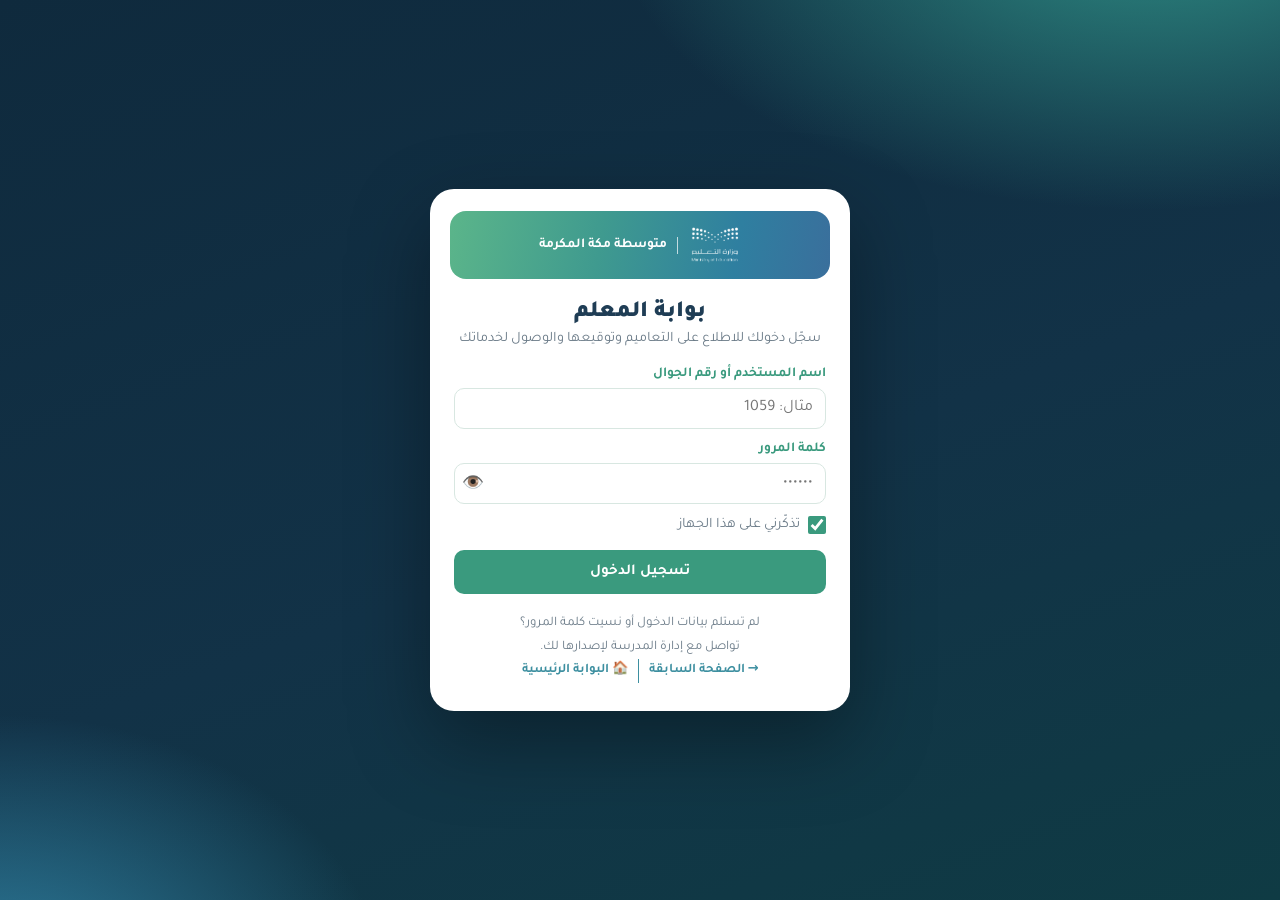
<file: reports.html>
<!DOCTYPE html>
<html lang="ar" dir="rtl">
<head>
<meta charset="utf-8">
<meta name="viewport" content="width=device-width,initial-scale=1">
<title>مولّد التقارير والشواهد | متوسطة مكة المكرمة</title>
<link rel="icon" href="icon-192.png">
<link rel="apple-touch-icon" href="apple-touch-icon.png">
<meta name="apple-mobile-web-app-title" content="متوسطة مكة">
<link href="https://fonts.googleapis.com/css2?family=Tajawal:wght@400;500;700;800;900&display=swap" rel="stylesheet">
<style>
:root{--n:#1f3d55;--g:#3a9a7e;--b:#3d8fa0;--bg:#f3f7f6;--line:#dbe8e2;--mut:#6b7b88;--ink:#24303c}
*{box-sizing:border-box;margin:0;padding:0}
body{font-family:Tajawal,system-ui,sans-serif;background:var(--bg);color:var(--ink);direction:rtl}
button,input,textarea,select{font-family:inherit;font-size:.95rem}
.bar{background:linear-gradient(100deg,#123247,#1d5a6e 55%,#2f8f86);color:#fff;padding:14px 18px;display:flex;align-items:center;gap:12px;position:sticky;top:0;z-index:20}
.bar a{color:#fff;text-decoration:none;font-weight:700;opacity:.85}
.bar h1{font-size:1.05rem;font-weight:800;flex:1}
.bar .print{background:#fff;color:var(--n);border:0;border-radius:12px;padding:10px 16px;font-weight:800;cursor:pointer}
.layout{display:grid;grid-template-columns:440px 1fr;gap:18px;padding:18px;max-width:1400px;margin:auto;align-items:start}
@media(max-width:980px){.layout{grid-template-columns:1fr}}
.card{background:#fff;border:1px solid var(--line);border-radius:18px;padding:16px;margin-bottom:14px}
.card h2{font-size:1rem;font-weight:800;color:var(--n);margin-bottom:12px;display:flex;align-items:center;gap:8px}
.card h2 .s{width:24px;height:24px;border-radius:8px;background:var(--g);color:#fff;font-size:.8rem;display:flex;align-items:center;justify-content:center}
label.l{display:block;font-size:.8rem;font-weight:700;color:var(--g);margin:10px 0 4px}
input[type=text],textarea,select{width:100%;border:1.5px solid var(--line);border-radius:10px;padding:9px 11px;background:#fff;outline:none;color:var(--ink)}
input:focus,textarea:focus,select:focus{border-color:var(--b)}
textarea{min-height:88px;resize:vertical;line-height:1.7}
.types{display:grid;grid-template-columns:repeat(4,1fr);gap:6px}
.types button{border:1.5px solid var(--line);background:#fff;border-radius:12px;padding:10px 4px;font-weight:700;cursor:pointer;color:var(--n);font-size:.82rem;line-height:1.5}
.types button b{display:block;font-size:1.2rem}
.types button.on{background:var(--n);color:#fff;border-color:var(--n)}
.fl{display:grid;grid-template-columns:38% 1fr 30px;gap:6px;margin-bottom:6px}
.fl input:first-child{background:#f4faf7;color:var(--g);font-weight:700}
.x{border:0;background:#fbeaea;color:#b0413e;border-radius:8px;cursor:pointer;font-weight:800}
.add{border:1.5px dashed var(--b);background:#fff;color:var(--b);border-radius:10px;padding:8px;width:100%;font-weight:700;cursor:pointer;margin-top:4px}
.seg{display:flex;gap:6px;margin-bottom:8px}
.seg button{flex:1;border:1.5px solid var(--line);background:#fff;border-radius:10px;padding:8px;font-weight:700;cursor:pointer;color:var(--n)}
.seg button.on{background:var(--g);border-color:var(--g);color:#fff}
.tchk{display:grid;grid-template-columns:1fr 1fr;gap:6px}
.tchk label{display:flex;align-items:center;gap:8px;background:var(--bg);border-radius:10px;padding:8px 10px;font-weight:500;cursor:pointer;font-size:.9rem}
.tchk input{width:18px;height:18px;accent-color:var(--g)}
.drop{border:2px dashed var(--b);border-radius:14px;padding:18px;text-align:center;color:var(--b);font-weight:700;cursor:pointer;background:#f7fbfa}
.thumbs{display:grid;grid-template-columns:repeat(4,1fr);gap:6px;margin-top:10px}
.thumbs div{position:relative;aspect-ratio:3/4;border-radius:10px;overflow:hidden;background:#eee;cursor:grab}
.thumbs img{width:100%;height:100%;object-fit:cover}
.thumbs button{position:absolute;top:4px;left:4px;width:22px;height:22px;border-radius:50%;border:0;background:rgba(0,0,0,.6);color:#fff;cursor:pointer;font-size:.75rem}
.thumbs .mv{position:absolute;bottom:4px;right:4px;left:auto;top:auto;width:22px;height:22px;background:rgba(255,255,255,.85);color:var(--n)}
.hint{font-size:.78rem;color:var(--mut);margin-top:6px;line-height:1.6}
.sigs .fl{grid-template-columns:42% 1fr 30px}
.big-print{width:100%;background:var(--g);color:#fff;border:0;border-radius:14px;padding:14px;font-weight:800;font-size:1.05rem;cursor:pointer;margin-top:4px}
.ghost{width:100%;background:#fff;color:var(--n);border:1.5px solid var(--line);border-radius:14px;padding:11px;font-weight:700;cursor:pointer;margin-top:8px}
.preview-wrap{position:sticky;top:76px}
.preview-box{background:#dfe7e4;border-radius:18px;padding:14px;overflow:hidden}
.stage{transform-origin:top right}
.pv-note{font-size:.8rem;color:var(--mut);text-align:center;margin-top:8px}
@media(max-width:980px){.preview-wrap{position:static}}

/* ====== ورقة التقرير A4 ====== */
.sheet{width:210mm;height:297mm;background:#fff;position:relative;overflow:hidden;color:#26313d;font-family:Tajawal,sans-serif;box-shadow:0 10px 30px rgba(0,0,0,.15)}
.sheet .head{height:40mm;background:linear-gradient(100deg,#5bb58a 0%,#3f9a8f 35%,#2f7fa0 70%,#3a6f9c 100%);border-radius:0 0 6mm 6mm}
.sheet .head .row{display:flex;align-items:center;justify-content:center;gap:7mm;padding-top:7mm}
.sheet .head img{height:21mm}.sheet .head .sep{width:.7mm;height:20mm;background:rgba(255,255,255,.9)}
.sheet .head .dept{color:#fff;font-size:15pt;font-weight:500}
.sheet .school{position:absolute;left:50%;transform:translateX(-50%);top:34mm;width:120mm;height:11mm;background:#1f3d55;border-radius:3mm;color:#fff;font-size:13pt;font-weight:700;display:flex;align-items:center;justify-content:center}
.sheet .title{text-align:center;margin-top:9mm;font-size:15pt;font-weight:800;color:#1f3d55;padding:0 10mm}
.sheet .title span{color:#3a9a7e}
.sheet .wrap{padding:4mm 10mm 0}
.sheet .grid{display:grid;grid-template-columns:repeat(3,1fr);gap:5mm 4mm;margin-top:4mm}
.sheet .f{position:relative;border:.4mm solid #3d8fa0;border-radius:2.5mm;min-height:11.5mm;display:flex;align-items:center;justify-content:center;font-size:11pt;font-weight:500;text-align:center;padding:1.5mm 2mm;line-height:1.35}
.sheet .f.w2{grid-column:span 2}.sheet .f.w3{grid-column:1/-1}
.sheet .f label,.sheet .box>label,.sheet .ev>label{position:absolute;top:-3.4mm;right:3mm;background:#fff;padding:0 1.5mm;color:#3a9a7e;font-weight:700;font-size:10.5pt;line-height:1.2}
.sheet .two{display:grid;grid-template-columns:1fr 1fr;gap:4mm;margin-top:6mm}
.sheet .box{position:relative;border:.4mm solid #3d8fa0;border-radius:2.5mm;padding:5mm 3.5mm 3mm}
.sheet .tools{display:grid;grid-template-columns:1fr 1fr;gap:2.6mm 4mm;font-size:10pt;font-weight:500;padding-top:1mm}
.sheet .tools div{display:flex;align-items:center;gap:2mm}
.sheet .cb{width:4.4mm;height:4.4mm;border:.4mm solid #3d8fa0;border-radius:1mm;flex:none;display:flex;align-items:center;justify-content:center;color:#fff;font-size:8.5pt;font-weight:800}
.sheet .cb.on{background:#3a9a7e;border-color:#3a9a7e}
.sheet .list{list-style:none;display:flex;flex-direction:column;gap:2mm;font-size:10pt;font-weight:500;line-height:1.5;padding-top:1mm}
.sheet .list li{display:flex;gap:2.5mm;align-items:flex-start}
.sheet .list b{flex:none;width:5.6mm;height:5.6mm;border-radius:50%;background:#3a9a7e;color:#fff;font-size:9pt;display:flex;align-items:center;justify-content:center;margin-top:.3mm}
.sheet .list i{flex:none;width:2.2mm;height:2.2mm;border-radius:50%;background:#3a9a7e;margin-top:1.9mm}
.sheet .ev{position:relative;border:.4mm solid #6db89b;border-radius:2.5mm;margin-top:6mm;padding:6mm 3.5mm 3.5mm}
.sheet .ev>label{right:auto;left:50%;transform:translateX(-50%);padding:0 4mm;font-weight:800;font-size:13pt;top:-4mm}
.sheet .ph{display:grid;gap:3mm}
.sheet .ph img{width:100%;height:100%;object-fit:cover;border-radius:2mm;display:block;border:.4mm solid #cfe6dc}
.sheet .ph .empty{border:.4mm dashed #b9d6ca;border-radius:2mm;display:flex;align-items:center;justify-content:center;color:#9bb8ad;font-size:10pt}
.sheet .sig{display:flex;justify-content:space-around;gap:4mm;margin-top:5mm;text-align:center}
.sheet .sig div{font-size:10.5pt;font-weight:500;line-height:1.55;flex:1}
.sheet .sig h4{color:#3a9a7e;font-size:11pt;font-weight:800;margin-bottom:1mm}
.sheet .foot{position:absolute;bottom:0;left:0;right:0;height:8mm;background:#1f3d55;border-top:1.2mm solid #4fae8c}

@media print{
  @page{size:A4;margin:0}
  html,body{background:#fff}
  body>*:not(#printRoot){display:none!important}
  #printRoot{display:block!important}
  #printRoot .sheet{box-shadow:none;page-break-after:always}
  *{-webkit-print-color-adjust:exact;print-color-adjust:exact}
}
#printRoot{display:none}
</style>
</head>
<body>
<div class="bar">
  <a href="index.html">→ العودة للبوابة الرئيسية</a>
  <h1>🗂️ مولّد التقارير والشواهد</h1>
  <button class="print" onclick="doPrint()">⬇️ PDF</button>
</div>

<div class="layout">
  <div>
    <div class="card">
      <h2><span class="s">1</span>نوع التقرير</h2>
      <div class="types" id="types">
        <button data-t="lesson" class="on"><b>📘</b>درس</button>
        <button data-t="event"><b>🎉</b>فعالية</button>
        <button data-t="visit"><b>🤝</b>زيارة</button>
        <button data-t="program"><b>📋</b>برنامج</button>
      </div>
      <label class="l">عنوان التقرير</label>
      <input type="text" id="title">
    </div>

    <div class="card">
      <h2><span class="s">2</span>البيانات</h2>
      <div id="fields"></div>
      <button class="add" onclick="addField()">➕ إضافة حقل</button>
      <p class="hint">الحقل الأخير يأخذ عرض السطر كاملاً تلقائياً إذا بقي وحده.</p>
    </div>

    <div class="card">
      <h2><span class="s">3</span>المربع الأيمن</h2>
      <div class="seg" id="leftMode">
        <button data-m="tools" class="on">الأدوات والوسائل</button>
        <button data-m="list">قائمة نقاط</button>
      </div>
      <div id="toolsBox" class="tchk"></div>
      <div id="listBox" style="display:none">
        <label class="l">عنوان المربع</label><input type="text" id="listTitle">
        <label class="l">النقاط (سطر لكل نقطة)</label><textarea id="listItems"></textarea>
      </div>
    </div>

    <div class="card">
      <h2><span class="s">4</span>الأهداف</h2>
      <textarea id="goals" placeholder="سطر لكل هدف"></textarea>
    </div>

    <div class="card">
      <h2><span class="s">5</span>الشواهد (حتى 8 صور)</h2>
      <label class="drop" for="pics">📷 اضغط لاختيار الصور من جوالك</label>
      <input type="file" id="pics" accept="image/*" multiple hidden>
      <div class="thumbs" id="thumbs"></div>
      <p class="hint">التقرير صفحة واحدة. الصور الأكثر من 4 تُرتّب في صفين تلقائياً. اضغط ⇄ لتقديم الصورة.</p>
    </div>

    <div class="card sigs">
      <h2><span class="s">6</span>التواقيع</h2>
      <div id="sigs"></div>
      <button class="add" onclick="addSig()">➕ إضافة توقيع</button>
    </div>

    <button class="big-print" onclick="doPrint()">⬇️ حفظ التقرير PDF</button>
    <button class="ghost" onclick="resetAll()">🧹 تقرير جديد</button>
    <p class="hint" style="text-align:center">في الجوال: بعد الضغط اختر «حفظ كـ PDF» أو «مشاركة» من نافذة الطباعة.</p>
    <div style="text-align:center;margin:18px 0 6px"><a href="index.html" style="color:#3d8fa0;font-weight:800;text-decoration:none">→ العودة للبوابة الرئيسية</a></div>
  </div>

  <div class="preview-wrap">
    <div class="preview-box" id="pbox"><div class="stage" id="stage"></div></div>
    <p class="pv-note">معاينة مباشرة — ما تراه هنا هو ما سيُحفظ</p>
  </div>
</div>

<div id="printRoot"></div>

<script>
/* =========================================================
   نظام التعاميم والتوقيع الإلكتروني — الملف المشترك
   متوسطة مكة المكرمة
   ========================================================= */

/* ---------- الإعدادات: عدّلها مرة واحدة ---------- */
const CIRC_CONFIG = {
  SUPABASE_URL: 'https://pyrxwqgapwjwhiskowhk.supabase.co',
  SUPABASE_KEY: 'sb_publishable_bfe-B4f-Rag1SR0-PoIb9w_nMfA1Ere',          // ← الصق هنا نفس مفتاح anon المستخدم في منصة مَعَاك. إذا تُرك فارغاً يعمل النظام في وضع التجربة على هذا الجهاز فقط
  BUCKET: 'reports',
  ROOT: 'school-portal',          // مجلد النظام داخل الـ bucket
  SCHOOL: 'متوسطة مكة المكرمة',
  PRINCIPAL_NAME: 'إبراهيم علي آل صمع',
  PRINCIPAL_PHONE: '',         // جوال المدير، ويمكن تعديله من الإعدادات
  // كلمة مرور المدير في ملف الشواهد (مشفّرة) — تفتح لوحة الإدارة أيضاً
  DEV_PW: { salt:'51bf18d5eb01a779', hash:'dae2bc37be8e7cf4410540aaec0a043f044261658e43fa4bef2bec674ce5fae7' },   // كلمة مرور المطوّر الموحّدة
  EVIDENCE_ADMIN_HASH: '398dc46ba4b05fb9b99d80c49af7cc065c504fb08ca21d0862797beadab2b9b4'
};

/* ---------- قائمة المنسوبين الافتراضية (من كشف الاطلاع) ---------- */
const CIRC_DEFAULT_STAFF = ["إبراهيم علي آل صمع", "عبد الله محمد الشمراني", "محمد حسن الشمراني", "أحمد سعيد الشهري", "أحمد محمد الدغريري", "موسى سليمان العمري", "عبد الله علي الشمراني", "سعيد علي الزهراني", "خالد علي الشهري", "عبدالرحمن أحمد الخطابي", "موسى محمد الشهري", "إبراهيم سعد الدوسري", "إبراهيم فيصل الحربي", "إبراهيم محمد الغامدي", "أحمد بن سعيد الزهراني", "أحمد بن علي العرياني", "أحمد دخيل الله السبعي", "أحمد علي سعيد الزهراني", "أحمد مهدي محمد العيافي", "أحمد يحيى سعيد الزهراني", "ثامر محمد الرباط", "حسن محمد الشهري", "سعد فالح متعب السلمي", "سعد محمد عبدالله القرني", "سعيد ساعد المالكي", "سعيد يوسف الزهراني", "منصور أحمد الغامدي", "ضيف الله سعد السهيمي", "سعيد علي الغامدي", "عبدالرحمن بريك الشمراني", "عبدالرحمن عبدالله الشمراني", "عبدالرحمن علي الشهري", "عبدالرحمن عايض الحارثي", "عبدالرحمن قريش الكثيري", "عبدالرحمن محمد الصاعدي", "عبدالسلام جرعي الزهراني", "عبدالله إبراهيم البسيسي", "عبد الهادي عبدالله الشمراني", "عبدالله حسن المدني", "عثمان محمد الزهراني", "عدنان محمد اليوبي", "علي عبدالله العمري", "فارس علي الغامدي", "فواز دخيل المالكي", "محمد حامد القرني", "محمد عبدالعزيز الزهراني", "محمد علي اليحياوي", "محمد قليل الزبيدي", "محمد مبروك الخزاعي", "محمد مرعي الحربي", "محمد موسى الغامدي", "مسلم رجاء الله السلمي", "هاشم محمد باموسى", "هلال يحيى هلال العتيبي", "يحيى أحمد الشمراني", "حسن بن علي العلياني", "حسين منصور الكبيشي", "زين العابدين القرني", "سعد سالم الزهراني", "علي بن محمد المالكي", "علي سعيد الغامدي", "علي محمد الزهراني", "محمد أحمد السهيمي", "بندر نصار الخلوي", "صالح أحمد آل زعمان", "ظافر عبدالله الشهري", "عالي فرج الله السلمي", "عبدالعزيز عبدالله فروان", "سالم علي السميري", "سعيد أحمد الزهراني", "فهد حسن الزهراني", "يحيى محمد الزهراني"];

/* =========================================================
   طبقة التخزين: Supabase Storage أو التخزين المحلي (وضع التجربة)
   ========================================================= */
const Circ = (() => {
  const C = CIRC_CONFIG;
  const DEMO = !C.SUPABASE_KEY;
  const P = p => `${C.ROOT}/${p}`;
  const H = () => ({ apikey: C.SUPABASE_KEY, Authorization: `Bearer ${C.SUPABASE_KEY}` });
  const LS = 'circ:';

  function lsGet(k){ try { return localStorage.getItem(LS + k); } catch(e){ return null; } }
  function lsSet(k, v){ try { localStorage.setItem(LS + k, v); } catch(e){ throw new Error('مساحة التخزين المحلي ممتلئة (وضع التجربة). اربط Supabase أو استخدم ملفاً أصغر.'); } }

  async function getJSON(path){
    if (DEMO){ const v = lsGet(P(path)); return v ? JSON.parse(v) : null; }
    const r = await fetch(`${C.SUPABASE_URL}/storage/v1/object/public/${C.BUCKET}/${P(path)}?t=${Date.now()}`, { cache:'no-store' });
    if (r.status === 400 || r.status === 404) return null;
    if (!r.ok) throw new Error('تعذّر قراءة البيانات (' + r.status + ')');
    return r.json();
  }
  async function putJSON(path, obj){
    if (DEMO){ lsSet(P(path), JSON.stringify(obj)); return; }
    const r = await fetch(`${C.SUPABASE_URL}/storage/v1/object/${C.BUCKET}/${P(path)}`, {
      method:'POST', headers:{ ...H(), 'Content-Type':'application/json', 'x-upsert':'true', 'cache-control':'max-age=0' }, body: JSON.stringify(obj) });
    if (!r.ok) throw new Error('تعذّر الحفظ (' + r.status + ')');
  }
  async function putFile(path, file){
    if (DEMO){
      const data = await new Promise((res, rej) => { const fr = new FileReader(); fr.onload = () => res(fr.result); fr.onerror = rej; fr.readAsDataURL(file); });
      lsSet(P(path), data); return;
    }
    const r = await fetch(`${C.SUPABASE_URL}/storage/v1/object/${C.BUCKET}/${P(path)}`, {
      method:'POST', headers:{ ...H(), 'Content-Type': file.type || 'application/octet-stream', 'x-upsert':'true', 'cache-control':'max-age=0' }, body: file });
    if (!r.ok) throw new Error('تعذّر رفع الملف (' + r.status + ')');
  }
  async function getFileBlob(path){
    if (DEMO){ const d = lsGet(P(path)); if (!d) return null; return (await fetch(d)).blob(); }
    const r = await fetch(`${C.SUPABASE_URL}/storage/v1/object/public/${C.BUCKET}/${P(path)}?t=${Date.now()}`, { cache:'no-store' });
    if (!r.ok) return null;
    return r.blob();
  }
  async function list(prefix){
    if (DEMO){
      const out = [], full = LS + P(prefix);
      for (let i = 0; i < localStorage.length; i++){ const k = localStorage.key(i); if (k.startsWith(full)) out.push(k.slice(full.length)); }
      return out;
    }
    const r = await fetch(`${C.SUPABASE_URL}/storage/v1/object/list/${C.BUCKET}`, {
      method:'POST', headers:{ ...H(), 'Content-Type':'application/json' },
      body: JSON.stringify({ prefix: P(prefix), limit: 1000, offset: 0 }) });
    if (!r.ok) return [];
    return (await r.json()).map(o => o.name).filter(n => n && !n.startsWith('.'));
  }

  /* ---------- أدوات مساعدة ---------- */
  const uid = (n = 10) => { const a = new Uint8Array(n); crypto.getRandomValues(a); return Array.from(a, b => 'abcdefghjkmnpqrstuvwxyz23456789'[b % 31]).join(''); };
  async function sha(s){ const b = await crypto.subtle.digest('SHA-256', new TextEncoder().encode(s)); return Array.from(new Uint8Array(b), x => x.toString(16).padStart(2,'0')).join(''); }
  const hijri = (d = new Date()) => new Intl.DateTimeFormat('ar-SA-u-ca-islamic-umalqura-nu-latn', { year:'numeric', month:'2-digit', day:'2-digit' }).format(d).replace(/\s*هـ/, '') + 'هـ';
  const timeStr = (d = new Date()) => d.toLocaleTimeString('ar-SA-u-nu-latn', { hour:'2-digit', minute:'2-digit' });
  const esc = s => String(s ?? '').replace(/[&<>"']/g, c => ({'&':'&amp;','<':'&lt;','>':'&gt;','"':'&quot;',"'":'&#39;'}[c]));
  function phone(p){
    let d = String(p || '').replace(/[٠-٩]/g, c => '٠١٢٣٤٥٦٧٨٩'.indexOf(c)).replace(/\D/g, '');
    if (d.startsWith('00')) d = d.slice(2);
    if (d.startsWith('05') && d.length === 10) d = '966' + d.slice(1);
    else if (d.startsWith('5') && d.length === 9) d = '966' + d;
    return d;
  }
  const wa = (num, text) => `https://wa.me/${phone(num)}?text=${encodeURIComponent(text)}`;
  const pageURL = (file, params) => { const u = new URL(file, location.href); Object.entries(params).forEach(([k, v]) => u.searchParams.set(k, v)); return u.toString(); };

  /* ---------- البيانات ---------- */
  async function settings(){
    const s = await getJSON('settings.json');
    return Object.assign({ school: C.SCHOOL, principalName: C.PRINCIPAL_NAME, principalPhone: C.PRINCIPAL_PHONE, pinHash: null }, s || {});
  }
  async function staff(){
    let s = await getJSON('staff.json');
    if (s && !Array.isArray(s)) throw new Error('ملف المنسوبين تالف');
    if (!s){
      s = CIRC_DEFAULT_STAFF.map((name) => ({ id: uid(6), name, phone: '', token: uid(12) }));
      ensureUsers(s);
      await saveStaff(s);
    } else if (ensureUsers(s)) await putJSON('staff.json', s);
    return s;
  }
  // اسم مستخدم رقمي (4 أرقام) لكل منسوب
  function ensureUsers(list){
    let changed = false, next = 1001;
    const used = new Set(list.map(t => t.user).filter(Boolean));
    list.forEach(t => { if (!t.user){ while (used.has(String(next))) next++; t.user = String(next); used.add(t.user); changed = true; } });
    return changed;
  }

  /* ---------- كلمات المرور (PBKDF2) ---------- */
  async function pwHash(pw, salt){
    const key = await crypto.subtle.importKey('raw', new TextEncoder().encode(pw), 'PBKDF2', false, ['deriveBits']);
    const bits = await crypto.subtle.deriveBits({ name:'PBKDF2', salt: new TextEncoder().encode(salt), iterations: 150000, hash:'SHA-256' }, key, 256);
    return Array.from(new Uint8Array(bits), x => x.toString(16).padStart(2, '0')).join('');
  }
  async function makePw(pw){ const salt = uid(16); return { salt, hash: await pwHash(pw, salt), at: new Date().toISOString() }; }
  async function checkPw(rec, pw){ return !!(rec && rec.salt && (await pwHash(pw, rec.salt)) === rec.hash); }
  async function isDev(pw){ try { return !!pw && await checkPw(CIRC_CONFIG.DEV_PW, String(pw).trim()); } catch(e){ return false; } }
  const randPw = () => { const a = new Uint32Array(1); crypto.getRandomValues(a); return String(100000 + a[0] % 900000); };
  function findStaff(list, login){
    const v = String(login || '').trim().replace(/[٠-٩]/g, c => '٠١٢٣٤٥٦٧٨٩'.indexOf(c));
    const p = phone(v);
    return list.find(t => t.user === v) || (p.length >= 9 ? list.find(t => t.phone && phone(t.phone) === p) : null);
  }

  /* ---------- الجلسات ---------- */
  const SESS = 'mk_school_session';
  function readS(role){ try { const s = JSON.parse(localStorage.getItem(SESS + ':' + role) || 'null'); if (s && s.exp > Date.now()) return s; } catch(e){} return null; }
  function session(role){ return role ? readS(role) : (readS('teacher') || readS('admin')); }
  function setSession(s){ try { localStorage.setItem(SESS + ':' + s.role, JSON.stringify(s)); } catch(e){} }
  function logout(role){ try { (role ? [role] : ['teacher', 'admin']).forEach(r => localStorage.removeItem(SESS + ':' + r)); } catch(e){} }
  async function saveStaff(list){
    await putJSON('staff.json', list);
    await Promise.all(list.map(t => putJSON(`keys/${t.token}.json`, { id: t.id, name: t.name })));
  }
  const circulars = async () => (await getJSON('index.json')) || [];
  // التواقيع: يُفحص ملف كل منسوب مباشرة (لا يعتمد على صلاحية عرض المجلدات)
  async function signatures(cid, staffList){
    const ids = (staffList || await staff()).map(t => t.id);
    const out = [];
    for (let i = 0; i < ids.length; i += 12){
      const part = await Promise.all(ids.slice(i, i + 12).map(id => getJSON(`c/${cid}/sig/${id}.json`).catch(() => null)));
      part.forEach(r => r && !r.revoked && out.push(r));
    }
    return out;
  }

  // رابط عام لملف مرفوع (للعرض في الصفحة)
  function fileURL(path){
    if (DEMO) return lsGet(P(path)) || '';
    return `${C.SUPABASE_URL}/storage/v1/object/public/${C.BUCKET}/${P(path)}`;
  }
  return { DEMO, C, fileURL, pwHash, makePw, checkPw, isDev, randPw, findStaff, session, setSession, logout, ensureUsers, getJSON, putJSON, putFile, getFileBlob, list, uid, sha, hijri, timeStr, esc, phone, wa, pageURL, settings, staff, saveStaff, circulars, signatures };
})();

/* ---------- عرض ملف PDF (يعتمد pdf.js إن توفر) ---------- */
async function circRenderPDF(blob, host){
  host.innerHTML = '';
  if (blob.type.startsWith('image/')){
    const img = document.createElement('img'); img.src = URL.createObjectURL(blob); img.className = 'pdf-page'; host.appendChild(img); return;
  }
  if (window.pdfjsLib){
    try {
      const pdf = await pdfjsLib.getDocument({ data: await blob.arrayBuffer(), cMapUrl: 'https://cdnjs.cloudflare.com/ajax/libs/pdf.js/3.11.174/cmaps/', cMapPacked: true, standardFontDataUrl: 'https://cdnjs.cloudflare.com/ajax/libs/pdf.js/3.11.174/standard_fonts/', useSystemFonts: false, disableFontFace: true }).promise;
      for (let i = 1; i <= pdf.numPages; i++){
        const page = await pdf.getPage(i);
        const w = host.clientWidth || 700, v0 = page.getViewport({ scale: 1 });
        const scale = (w / v0.width) * (window.devicePixelRatio || 1);
        const v = page.getViewport({ scale });
        const cv = document.createElement('canvas'); cv.width = v.width; cv.height = v.height; cv.className = 'pdf-page';
        host.appendChild(cv);
        await page.render({ canvasContext: cv.getContext('2d'), viewport: v }).promise;
      }
      return;
    } catch(e){ console.warn(e); }
  }
  const url = URL.createObjectURL(blob);
  host.innerHTML = `<iframe class="pdf-frame" src="${url}"></iframe><a class="btn ghost" href="${url}" target="_blank">فتح التعميم في نافذة مستقلة</a>`;
}


/* ---------- زر «السابق» بجانب كل رابط عودة للبوابة ---------- */
(function(){
  function goBack(){
    let same = false; try { same = !!document.referrer && new URL(document.referrer).origin === location.origin; } catch(e){}
    if (same && history.length > 1) { history.back(); return; }
    const page = location.pathname.split('/').pop() || 'index.html';
    let t = null; try { t = JSON.parse(localStorage.getItem('mk_school_session:teacher') || 'null'); } catch(e){}
    location.href = (page !== 'teacher.html' && t && t.exp > Date.now()) ? 'teacher.html' : 'index.html';
  }
  window.circGoBack = goBack;
  function wire(){
    [...document.querySelectorAll('a[href="index.html"]:not([data-nb])')].filter(a => a.classList.contains('home-link') || /العودة للبوابة/.test(a.textContent)).forEach(a => {
      a.setAttribute('data-nb', '1');
      a.innerHTML = '🏠 البوابة الرئيسية';
      const b = document.createElement('a');
      b.href = '#'; b.className = a.className.replace(/\bback\b/, '').trim(); b.setAttribute('data-nb', '1'); if (a.getAttribute('style')) b.setAttribute('style', a.getAttribute('style'));
      b.innerHTML = '→ الصفحة السابقة';
      b.onclick = e => { e.preventDefault(); goBack(); };
      const w = document.createElement(a.classList.contains('back') ? 'div' : 'span');
      w.className = 'nav-pair' + (a.classList.contains('back') ? ' back' : '');
      a.classList.remove('back');
      a.parentNode.insertBefore(w, a); w.appendChild(b); w.appendChild(a);
      if (!a.classList.contains('home-link')){ w.style.cssText = 'display:inline-flex;align-items:center;gap:10px;flex-wrap:wrap'; a.style.borderInlineStart = '1.5px solid currentColor'; a.style.paddingInlineStart = '10px'; }
    });
  }
  if (document.readyState === 'loading') document.addEventListener('DOMContentLoaded', wire); else wire();
  new MutationObserver(wire).observe(document.documentElement, { childList:true, subtree:true });
})();

/* =====================================================================
   نماذج تقييم الأداء الوظيفي (الدليل الإرشادي لإدارة الأداء الوظيفي
   لشاغلي الوظائف التعليمية — وزارة التعليم). البند: [العنوان، الوزن٪ أو null، الشواهد المقترحة]
   ===================================================================== */
const PF_MODELS = (function(){
  const S = { // البنود المشتركة وبنود المعلم (الترتيب ثابت — لا يُغيَّر)
    duty:'أداء الواجبات الوظيفية', comm:'التفاعل مع المجتمع المهني', par:'التفاعل مع أولياء الأمور', strat:'التنويع في استراتيجيات التدريس',
    out:'تحسين نتائج المتعلمين', plan:'إعداد وتنفيذ خطة التعلم', tech:'توظيف تقنيات ووسائل التعلم المناسبة', env:'تهيئة البيئة التعليمية',
    cls:'الإدارة الصفية', ana:'تحليل نتائج المتعلمين وتشخيص مستوياتهم', asm:'تنوع أساليب التقويم'
  };
  const G = {
    duty:['التقيّد بالدوام الرسمي', 'تأدية الحصص وفق الجدول', 'المناوبة والإشراف', 'التحضير وإعداد الدروس'],
    comm:['مجتمعات التعلم المهنية', 'تبادل الزيارات', 'الدروس التطبيقية', 'حضور الدورات وورش العمل'],
    par:['التواصل مع أولياء الأمور', 'تقارير مستوى الطلاب', 'اجتماع أولياء الأمور', 'الخطة الأسبوعية لولي الأمر'],
    strat:['استراتيجيات التعلم النشط', 'التعلم التعاوني', 'صور تطبيق الاستراتيجيات', 'خرائط ذهنية'],
    out:['الخطط العلاجية', 'برامج الإثراء', 'تكريم المتفوقين', 'مقارنة النتائج'],
    plan:['توزيع المنهج', 'التحضير', 'الخطة الأسبوعية', 'الواجبات والأنشطة'],
    tech:['منصة مدرستي', 'العروض التقديمية', 'الوسائل التعليمية', 'الاختبارات الإلكترونية'],
    env:['مراعاة الفروق الفردية', 'التحفيز والتعزيز', 'قواعد الصف', 'الأنشطة الصفية'],
    cls:['ضبط سلوك الطلاب', 'إدارة الوقت', 'سجل المتابعة', 'جذب الانتباه'],
    ana:['الاختبار التشخيصي', 'تحليل النتائج', 'تصنيف الطلاب', 'الرسوم البيانية للنتائج'],
    asm:['اختبارات ورقية وإلكترونية', 'المشاريع والبحوث', 'ملفات أعمال الطلاب', 'التقويم الذاتي والأقران']
  };
  const T = (w) => Object.keys(S).map(k => [S[k], w[k], G[k]]);
  return {
    teacher:{ name:'نموذج المعلم', official:true,
      items: T({ duty:10, comm:10, par:10, strat:10, out:10, plan:10, tech:10, env:5, cls:5, ana:10, asm:10 }) },
    activity:{ name:'نموذج المعلم المكلّف بالنشاط الطلابي', official:true,
      items: T({ duty:10, comm:10, par:5, strat:5, out:5, plan:10, tech:5, env:5, cls:5, ana:5, asm:5 }).concat([
        ['إعداد خطة برامج النشاط وتنفيذها', 10, ['الخطة السنوية للنشاط', 'تقارير البرامج', 'الجدول الزمني']],
        ['تهيئة البيئة المدرسية للأنشطة', 5, ['تجهيز أماكن النشاط', 'الأندية الطلابية', 'صور البيئة']],
        ['دعم المتعلمين', 5, ['اكتشاف المواهب', 'المسابقات', 'المشاركات الخارجية']],
        ['تحفيز المتعلمين', 10, ['شهادات التكريم', 'لوحات الشرف', 'الحوافز']]]) },
    health:{ name:'نموذج المعلم المكلّف بالتوجيه الصحي', official:true,
      items: T({ duty:10, comm:10, par:5, strat:5, out:5, plan:10, tech:5, env:5, cls:5, ana:5, asm:5 }).concat([
        ['تنفيذ البرنامج الصحي المدرسي المشترك', 15, ['خطة البرنامج الصحي', 'الحملات التوعوية', 'التقارير']],
        ['حصر الحالات الصحية للمتعلمين', 5, ['سجل الحالات الصحية', 'التواصل مع الأسر', 'الإحالات']],
        ['البيئة الصحية المدرسية', 10, ['متابعة المقصف', 'النظافة والسلامة', 'الإسعافات الأولية']]]) },
    counselor:{ name:'نموذج الموجه الطلابي', official:true, note:'أوزان هذا النموذج غير واضحة في نسخة الدليل المتاحة، لذلك تُعرض البنود بدون نسب.',
      items: [
        ['أداء الواجبات الوظيفية', null, ['سجل الدوام', 'الخطة الفصلية', 'السجلات الإرشادية']],
        ['التدخلات المتعلقة بالانضباط', null, ['متابعة الغياب والتأخر', 'دراسة الحالات', 'العقود السلوكية']],
        ['برامج التحفيز', null, ['تكريم المنضبطين', 'المسابقات', 'لوحات التميز']],
        ['دعم التخطيط', null, ['الخطة الإرشادية', 'لجنة التوجيه', 'محاضر الاجتماعات']],
        ['تعزيز القيم', null, ['البرامج القيمية', 'الإذاعة المدرسية', 'المبادرات']],
        ['التدخلات النفسية', null, ['دراسة الحالات الفردية', 'الإحالات', 'الإرشاد الجمعي']],
        ['دعم التميز', null, ['رعاية المتفوقين', 'برامج الموهوبين', 'التحصيل الدراسي']],
        ['الدعم العلاجي للطلاب', null, ['برامج المتأخرين دراسياً', 'الخطط العلاجية', 'المتابعة']],
        ['التوعية للطلاب وأولياء الأمور', null, ['النشرات التوعوية', 'اللقاءات', 'رسائل التواصل']]] },
    leader:{ name:'نموذج القيادة المدرسية (المدير والوكيل)', official:true, note:'أوزان هذا النموذج غير واضحة في نسخة الدليل المتاحة، لذلك تُعرض البنود بدون نسب.',
      items: [
        ['أداء الواجبات الوظيفية', null, ['سجل الدوام', 'التكاليف', 'المهام اليومية']],
        ['التفاعل مع المجتمع المهني وأولياء الأمور', null, ['الشراكات المجتمعية', 'اجتماعات أولياء الأمور', 'تبادل الخبرات']],
        ['العمل بمرونة في الظروف المتنوعة', null, ['خطط الطوارئ', 'التعليم عن بعد', 'حلول المواقف']],
        ['دعم الابتكار', null, ['المبادرات النوعية', 'تحفيز المعلمين', 'المشاريع']],
        ['إجراءات الانضباط', null, ['متابعة الحضور', 'قواعد السلوك', 'الإجراءات المتخذة']],
        ['إدارة الموارد', null, ['الميزانية التشغيلية', 'العهد والمستودعات', 'الصيانة']],
        ['التخطيط للتطوير المهني', null, ['خطة التطوير المهني', 'الاحتياجات التدريبية', 'التدريب الداخلي']],
        ['التغذية الراجعة', null, ['الزيارات الصفية', 'استمارات المتابعة', 'التوصيات']],
        ['تقويم أداء العاملين', null, ['مواثيق الأداء', 'سجلات المتابعة', 'نتائج التقويم']],
        ['الإجراءات العلمية لتحسين نواتج التعلم', null, ['تحليل النتائج', 'خطط التحسين', 'اختبارات نافس']],
        ['التخطيط المدرسي', null, ['الخطة التشغيلية', 'التقويم الذاتي', 'الخطة الاستراتيجية']],
        ['البيئة الآمنة', null, ['الأمن والسلامة', 'تجربة الإخلاء', 'بلاغات الصيانة']],
        ['توظيف المنصات الرقمية', null, ['نظام نور', 'منصة مدرستي', 'التعاملات الإلكترونية']]] },
    lab:{ name:'نموذج محضر المختبر', official:true, note:'أوزان هذا النموذج غير واضحة في نسخة الدليل المتاحة، لذلك تُعرض البنود بدون نسب.',
      items: [
        ['تخطيط النشاط اليومي', null, ['الخطة اليومية', 'جدول التجارب', 'التنسيق مع المعلمين']],
        ['الأسس العلمية', null, ['أدلة التجارب', 'النشرات العلمية']],
        ['توفير المستلزمات', null, ['طلبات المواد', 'سجل المستهلكات', 'الجرد']],
        ['السلامة في المختبر', null, ['تعليمات السلامة', 'طفايات الحريق', 'سجل الحوادث']],
        ['تجهيز الأجهزة', null, ['تجهيز التجارب', 'صيانة الأجهزة', 'صور التجهيز']],
        ['التقارير الأسبوعية', null, ['التقرير الأسبوعي', 'سجل الاستخدام']],
        ['التقارير الدورية عن الأجهزة', null, ['تقرير حالة الأجهزة', 'بلاغات الأعطال']]] },
    admin:{ name:'الوظائف الإدارية (ميثاق الأداء: الأهداف والجدارات)', official:false, note:'شاغلو الوظائف الإدارية يُقيَّمون بميثاق أداء (4–6 أهداف يتفق عليها الموظف ومديره) مع الجدارات. هذه البنود إطار عام لتنظيم الشواهد.',
      items: [
        ['تحقيق أهداف ميثاق الأداء', null, ['ميثاق الأداء', 'تقارير الإنجاز', 'المهام المنجزة']],
        ['المسؤولية', null, ['الالتزام بالدوام', 'إنجاز المهام في وقتها', 'التكاليف']],
        ['العمل الجماعي', null, ['المشاركة في اللجان', 'التعاون مع الزملاء', 'الفعاليات']],
        ['المرونة للتغيير', null, ['تطبيق الأنظمة الجديدة', 'التحول الرقمي', 'حل المشكلات']],
        ['المبادرة', null, ['المبادرات', 'المقترحات', 'تطوير الإجراءات']],
        ['التطوير المهني', null, ['الدورات التدريبية', 'الشهادات', 'ورش العمل']]] }
  };
})();
const PF_MODEL_LABELS = { teacher:'معلم', activity:'معلم + تكليف نشاط طلابي', health:'معلم + تكليف توجيه صحي', counselor:'موجه طلابي', leader:'قيادة مدرسية (مدير / وكيل)', lab:'محضر مختبر', admin:'وظيفة إدارية' };
function pfModelKey(title, model){
  if (model && PF_MODELS[model]) return model;   // يحدده المدير من «المنسوبون»
  const t = String(title || '');
  if (/رائد\s*نشاط/.test(t)) return 'activity';
  if (/موجه\s*صحي/.test(t)) return 'health';
  if (/موجه\s*طلابي|مرشد/.test(t)) return 'counselor';
  if (/وكيل|مدير/.test(t)) return 'leader';
  if (/محضر/.test(t)) return 'lab';
  if (!t || /معلم/.test(t)) return 'teacher';
  return 'admin';
}
const PF_WIT = /^(school_work|photo_witness|student_product|lesson|wit_other)$/;
/* جاهزية الملف: مجموع أوزان البنود التي لها شاهد واحد على الأقل */
function pfReadiness(pf, title, model){
  const M = PF_MODELS[pfModelKey(title, model)], items = M.items, n = items.length;
  const cnt = items.map(() => 0); let other = 0;
  ((pf && pf.items) || []).forEach(x => { if (!PF_WIT.test(x.type)) return; const a = +x.ax || 0; if (a >= 1 && a <= n) cnt[a - 1]++; else other++; });
  const w = items.map(it => it[1] == null ? 100 / n : it[1]), tot = w.reduce((s, v) => s + v, 0);
  const got = w.reduce((s, v, i) => s + (cnt[i] ? v : 0), 0);
  return { model:M, key:pfModelKey(title, model), cnt, other, pct: Math.round(got / tot * 100), done: cnt.filter(Boolean).length, n,
           missing: items.map((it, i) => cnt[i] ? null : it[0]).filter(Boolean) };
}

/* ---------- ملاحظات المدير على كشف الاطلاع (c/{id}/notes.json) ----------
   { staffId: { t:'النص', k:'' | 'paper' (اطّلع ورقياً = يُحتسب) | 'ex' (مستثنى من المطالبة) } } */
const CIRC_NOTE_PRESETS = [ { t:'إجازة', k:'ex', i:'🌴' }, { t:'اطّلع ورقياً', k:'paper', i:'📄' }, { t:'مكلّف خارجياً', k:'ex', i:'🚗' }, { t:'منقول', k:'ex', i:'↗️' } ];
function circStatus(sig, note){
  if (sig) return { s:'ok', l:'✓ تم الاطلاع' };
  if (note && note.k === 'paper') return { s:'ok', l:'✓ ورقياً' };
  if (note && note.k === 'ex') return { s:'ex', l:'مستثنى' };
  return { s:'no', l:'لم يوقّع' };
}

/* ---------- الصلاحيات المفوّضة (يمنحها المدير من «المنسوبون») ---------- */
const CIRC_PERMS = { circ:'📄 التعاميم والإعلانات', staff:'👥 المنسوبون وكلمات المرور', tt:'🗓️ الجداول المدرسية', pf:'🏆 متابعة ملفات الإنجاز', all:'⭐ صلاحيات كاملة مثل المدير' };
function circHasPerm(t, p){ const a = (t && t.perms) || []; return a.includes('all') || a.includes(p); }

/* =====================================================================
   الجدول المدرسي — tt.json: { cfg:{days, periods:[{s,e}]}, by:{ staffId:{ 'يوم-حصة': 'نص الحصة' } }, updatedAt, updatedBy }
   ===================================================================== */
const CircTT = (function(){
  const DAYS = ['الأحد', 'الاثنين', 'الثلاثاء', 'الأربعاء', 'الخميس'];
  const toMin = hm => { const [h, m] = String(hm || '0:0').split(':').map(Number); return h * 60 + (m || 0); };
  const f2 = m => String(Math.floor(m / 60)).padStart(2, '0') + ':' + String(m % 60).padStart(2, '0');
  /* توليد مواعيد الحصص من بداية الحصة الأولى: طول الحصة، فسحة بعد الحصة 3، صلاة بعد الحصة 5 */
  function gen(first, n, len, brk, pray){ const out = []; let m = toMin(first); for (let i = 1; i <= n; i++){ out.push({ s:f2(m), e:f2(m + len) }); m += len; if (i === 3) m += brk; if (i === 5) m += pray; } return out; }
  /* توقيت تعليم جدة 1448–1449هـ (حسب الإعلانات المنشورة — قابلة للتعديل) */
  const SETS = { summer:{ n:'☀️ صيفي', first:'07:00', len:45, brk:25, pray:20 }, winter:{ n:'❄️ شتوي', first:'07:30', len:45, brk:25, pray:20 }, ramadan:{ n:'🌙 رمضان', first:'09:00', len:35, brk:15, pray:0 } };
  const DEF_RANGES = [ { set:'summer', from:'2026-08-30', to:'2026-10-25' }, { set:'winter', from:'2026-10-26', to:'2027-02-07' }, { set:'ramadan', from:'2027-02-08', to:'2027-03-13' }, { set:'summer', from:'2027-03-14', to:'2027-07-01' } ];
  const DEF_HOL = [
    { n:'إجازة الخريف', from:'2026-11-20', to:'2026-11-28' },
    { n:'إجازة منتصف العام', from:'2027-01-08', to:'2027-01-16' },
    { n:'إجازة يوم التأسيس', from:'2027-02-19', to:'2027-02-22' },
    { n:'إجازة عيد الفطر', from:'2027-02-26', to:'2027-03-13' },
    { n:'إجازة عيد الأضحى', from:'2027-04-30', to:'2027-05-22' },
    { n:'الإجازة الصيفية', from:'2027-07-02', to:'2027-08-28' } ];
  const DEF = { days: DAYS.slice(), mode:'auto', periods: gen('07:00', 7, 45, 25, 20),
    sets: { summer: gen('07:00', 7, 45, 25, 20), winter: gen('07:30', 7, 45, 25, 20), ramadan: gen('09:00', 7, 35, 15, 0) },
    ranges: DEF_RANGES, holidays: DEF_HOL };
  const iso = d => d.getFullYear() + '-' + String(d.getMonth() + 1).padStart(2, '0') + '-' + String(d.getDate()).padStart(2, '0');
  const holidayOn = (cfg, d) => (cfg.holidays || []).find(h => h.from && h.to && iso(d) >= h.from && iso(d) <= h.to) || null;
  function setFor(cfg, d){ if (cfg.mode && cfg.mode !== 'auto') return cfg.mode; const r = (cfg.ranges || []).find(r => iso(d) >= r.from && iso(d) <= r.to); return r ? r.set : 'summer'; }
  /* الإعدادات الفعلية ليوم معيّن: المواعيد حسب الموسم + الإجازة إن وُجدت */
  function eff(cfg, d){ d = d || new Date(); const k = setFor(cfg, d), P = (cfg.sets && cfg.sets[k]) || cfg.periods; return Object.assign({}, cfg, { periods: P, set: k, setName: SETS[k] ? SETS[k].n : k, holiday: holidayOn(cfg, d) }); }
  const digits = v => String(v == null ? '' : v).replace(/[٠-٩]/g, d => '٠١٢٣٤٥٦٧٨٩'.indexOf(d)).replace(/[۰-۹]/g, d => '۰۱۲۳۴۵۶۷۸۹'.indexOf(d));
  const dayIdx = v => { const s = digits(v).replace(/[أإآ]/g, 'ا'); const r = [/احد/, /اثنين|اتنين/, /ثلاثا/, /اربعا/, /خميس/]; for (let i = 0; i < 5; i++) if (r[i].test(s)) return i; return -1; };
  const ORD = { 'اول':1, 'الاول':1, 'ثاني':2, 'الثاني':2, 'ثالث':3, 'الثالث':3 };
  function classOf(t){
    const s = digits(t).replace(/[أإآ]/g, 'ا');
    let m = s.match(/(\d)\s*[\/\\\-]\s*(\d{1,2})/); if (m) return m[1] + '/' + m[2];
    m = s.match(/(?:ال)?(اول|ثاني|ثالث)\s*(?:متوسط)?\s*[\/\-]?\s*(\d{1,2})/); if (m) return ORD[m[1]] + '/' + m[2];
    m = s.match(/(\d)\s*م\s*(\d{1,2})/); if (m) return m[1] + '/' + m[2];
    return '';
  }
  async function load(){ const d = (await getJSONsafe('tt.json')) || {}; const c = d.cfg || {};
    d.cfg = Object.assign({}, DEF, c); if (!c.sets) d.cfg.sets = JSON.parse(JSON.stringify(DEF.sets)); if (!c.ranges) d.cfg.ranges = DEF_RANGES.slice(); if (!c.holidays) d.cfg.holidays = DEF_HOL.slice();
    d.by = d.by || {}; return d; }
  async function getJSONsafe(p){ try { return await Circ.getJSON(p); } catch(e){ return null; } }
  const fmt = hm => { const [h, m] = String(hm).split(':').map(Number); const h12 = ((h + 11) % 12) + 1; return `${h12}:${String(m).padStart(2, '0')}${h < 12 ? 'ص' : 'م'}`; };
  /* الحصة الحالية والتالية لجدول معلم */
  function nowNext(map, cfg0, when){
    const d = when || new Date(), cfg = eff(cfg0, d), di = d.getDay(), m = d.getHours() * 60 + d.getMinutes(), P = cfg.periods;
    const out = { now:null, next:null, day: di <= 4 ? di : -1, holiday: cfg.holiday, setName: cfg.setName };
    if (cfg.holiday){
      for (let k = 1; k <= 120 && !out.next; k++){ const dd = new Date(d.getFullYear(), d.getMonth(), d.getDate() + k), w = dd.getDay(); if (w > 4 || holidayOn(cfg0, dd)) continue; const PP = eff(cfg0, dd).periods;
        for (let p = 0; p < PP.length; p++){ const txt = map[w + '-' + (p + 1)]; if (txt){ out.next = { d:w, p:p + 1, t:txt, s:PP[p].s, today:false, date:dd }; break; } } }
      return out;
    }
    if (di <= 4){
      for (let p = 0; p < P.length; p++){
        const s = toMin(P[p].s), e = toMin(P[p].e), txt = map[di + '-' + (p + 1)];
        if (m >= s && m < e && txt) out.now = { d:di, p:p + 1, t:txt, e:P[p].e };
        if (!out.next && s > m && txt) out.next = { d:di, p:p + 1, t:txt, s:P[p].s, today:true };
      }
    }
    for (let k = 1; k <= 120 && !out.next; k++){ const dt = new Date(d.getFullYear(), d.getMonth(), d.getDate() + k), dd = dt.getDay(); if (dd > 4 || holidayOn(cfg0, dt)) continue; const PP = eff(cfg0, dt).periods;
      for (let p = 0; p < PP.length; p++){ const txt = map[dd + '-' + (p + 1)]; if (txt){ out.next = { d:dd, p:p + 1, t:txt, s:PP[p].s, today:false, date:dt }; break; } } }
    return out;
  }
  /* شبكة الجدول (للعرض والطباعة). cell(d,p) → html */
  function gridHTML(cfg0, cell, opt){
    opt = opt || {}; const cfg = cfg0.sets ? eff(cfg0, opt.date) : cfg0, days = cfg.days, P = cfg.periods;
    return `<table class="ttg${opt.cls ? ' ' + opt.cls : ''}"><thead><tr><th class="dh">اليوم</th>${P.map((p, i) => `<th>الحصة ${i + 1}${opt.times !== false ? `<small>${fmt(p.s)} – ${fmt(p.e)}</small>` : ''}</th>`).join('')}</tr></thead>
      <tbody>${days.map((dn, d) => `<tr class="${opt.today === d ? 'today' : ''}"><th class="dh">${dn}</th>${P.map((_, p) => `<td>${cell(d, p + 1) || ''}</td>`).join('')}</tr>`).join('')}</tbody></table>`;
  }
  const count = map => Object.values(map || {}).filter(v => v && !/^منتظر/.test(v)).length;   // النصاب بدون حصص الانتظار
  /* المشمولون بالجدول: تلقائي حسب المسمى، ويمكن تجاوزه لكل منسوب (t.tt = true / false) */
  const EXCL = /وكيل|مدير|موجه|مرشد|رائد|اداري|إداري|سكرتير|مساعد|محضر|امين|أمين|حارس|مستخدم|تربيه خاصه|تربية خاصة|فكري|يسير|صعوبات/;
  const autoIn = t => !EXCL.test(String((t && t.title) || ''));
  const inScope = (t, tt) => t.tt === true || (t.tt !== false && (autoIn(t) || (tt && count((tt.by || {})[t.id]) > 0)));
  return { DAYS, DEF, SETS, gen, eff, iso, holidayOn, digits, dayIdx, classOf, load, nowNext, gridHTML, fmt, toMin, count, autoIn, inScope };
})();

/* ---------- مطابقة الأسماء الذكية (نور ⇄ قائمة المدرسة) ----------
   تعيد { t, weak } : weak = تطابق بالاسم الأول والأخير فقط (يحتاج مراجعة) */
function circNameTokens(n){
  let v = String(n || '').replace(/[ًٌٍَُِّْـ]/g, '').replace(/[أإآٱ]/g, 'ا').replace(/ة/g, 'ه').replace(/ى/g, 'ي').replace(/^\s*(أ|ا|الاستاذ|استاذ)\s*[\/\.\:]\s*/, '');
  v = (' ' + v + ' ').replace(/\s+(بن|ابن)\s+/g, ' ').replace(/\s+عبد\s+/g, ' عبد').replace(/\s+ال\s+/g, ' ال').replace(/\s+/g, ' ').trim();
  return v.split(' ').filter(Boolean).map(w => w.replace(/^ال(?=..)/, '').replace(/يحيي$/, 'يحي').replace(/^(عبد)ال/, '$1').replace(/له$/, 'له'));
}
function circNameMatch(name, list){
  const a = circNameTokens(name); if (a.length < 1) return null;
  let best = null, bestS = 0, tie = false;
  for (const t of list){
    const b = circNameTokens(t.name); if (!b.length) continue;
    if (a.join(' ') === b.join(' ')) return { t, weak:false };
    const [sh, lg] = a.length <= b.length ? [a, b] : [b, a];
    let s = 0;
    if (a[0] === b[0] && a[a.length - 1] === b[b.length - 1] && sh.every(w => lg.includes(w))) s = 100 + sh.length;     // الأقصر محتوى كاملاً
    else if (sh.length >= 3 && sh.every((w, i) => lg[i] === w)) s = 90 + sh.length;                                         // بادئة (اسم خامس زائد)
    else if (a[0] === b[0] && a[a.length - 1] === b[b.length - 1]) s = 10 + sh.filter(w => lg.includes(w)).length;         // الأول والأخير فقط
    if (s > bestS){ best = t; bestS = s; tie = false; } else if (s && s === bestS) tie = true;
  }
  if (!best || tie) return null;
  return { t: best, weak: bestS < 90 };
}

</script>
<script>
(function(){ const s = Circ.session(); if (!s){ location.replace('teacher.html?next=' + encodeURIComponent('reports.html')); } })();
</script>
<script>
const $ = id => document.getElementById(id);
const esc = s => String(s ?? '').replace(/[&<>"']/g, c => ({'&':'&amp;','<':'&lt;','>':'&gt;','"':'&quot;',"'":'&#39;'}[c]));
const hijri = () => new Intl.DateTimeFormat('ar-SA-u-ca-islamic-umalqura-nu-latn', { year:'numeric', month:'2-digit', day:'2-digit' }).format(new Date()).replace(/\s*هـ/, '') + 'هـ';
const dayName = () => new Date().toLocaleDateString('ar-SA', { weekday:'long' });
const TOOLS = ['سبورة تقليدية','جهاز عرض','سبورة ذكية','جهاز الحاسب','بطاقات تعليمية','صور توضيحية','أوراق عمل','أدوات رياضية','عرض تقديمي','كتاب'];
const PRINCIPAL = 'أ. إبراهيم علي آل صمع';

const PRESETS = {
  lesson: { title:'تقرير تنفيذ درس', mode:'tools',
    fields:[['الاستراتيجية:',''],['المادة:',''],['تاريخ التنفيذ:',''],['المرحلة الدراسية:',''],['الفصل:',''],['عدد الطلاب:',''],['الدرس:','']],
    sigs:[['معلم المادة',''],['مدير المدرسة',PRINCIPAL]] },
  event: { title:'تقرير فعالية', mode:'list', listTitle:'الأنشطة المنفذة:',
    fields:[['اسم الفعالية:',''],['تاريخ التنفيذ:',''],['الفئة المستهدفة:',''],['المنفذ:',''],['مكان التنفيذ:',''],['عدد المستفيدين:','']],
    sigs:[['المنفذ',''],['مدير المدرسة',PRINCIPAL]] },
  visit: { title:'تقرير زيارة', mode:'list', listTitle:'الزائرون:',
    fields:[['نوع الزيارة:',''],['تاريخ التنفيذ:',''],['عدد الزائرين:',''],['المشرف:',''],['المستضيف:',''],['الموضوع:','']],
    sigs:[['المستضيف',''],['مدير المدرسة',PRINCIPAL]] },
  program: { title:'تقرير برنامج', mode:'list', listTitle:'الإجراءات المنفذة:',
    fields:[['اسم البرنامج:',''],['تاريخ التنفيذ:',''],['المنفذ:',''],['الفئة المستهدفة:',''],['مكان التنفيذ:',''],['الموضوع:','']],
    sigs:[['المنفذ',''],['مدير المدرسة',PRINCIPAL]] }
};

let S, photos = [];
function fresh(t){
  const p = PRESETS[t];
  return { type:t, title:p.title, mode:p.mode, listTitle:p.listTitle || 'الإجراءات المنفذة:', listItems:'', goals:'',
    fields:p.fields.map(([l, v]) => ({ l, v: l.startsWith('تاريخ') ? `${dayName()} ${hijri()}` : v })),
    tools:[], sigs:p.sigs.map(([r, n]) => ({ r, n })) };
}
function load(){ try { const d = JSON.parse(localStorage.getItem('rep-draft')); if (d && d.fields) return d; } catch(e){} return fresh('lesson'); }
function save(){ try { localStorage.setItem('rep-draft', JSON.stringify(S)); } catch(e){} }
S = load();

/* ---------- النموذج ---------- */
function renderForm(){
  document.querySelectorAll('#types button').forEach(b => b.classList.toggle('on', b.dataset.t === S.type));
  $('title').value = S.title;
  $('fields').innerHTML = S.fields.map((f, i) => `<div class="fl"><input type="text" value="${esc(f.l)}" data-i="${i}" data-k="l"><input type="text" value="${esc(f.v)}" data-i="${i}" data-k="v" placeholder="..."><button class="x" onclick="delField(${i})">✕</button></div>`).join('');
  $('fields').querySelectorAll('input').forEach(inp => inp.oninput = () => { S.fields[inp.dataset.i][inp.dataset.k] = inp.value; upd(); });
  document.querySelectorAll('#leftMode button').forEach(b => b.classList.toggle('on', b.dataset.m === S.mode));
  $('toolsBox').style.display = S.mode === 'tools' ? '' : 'none';
  $('listBox').style.display = S.mode === 'list' ? '' : 'none';
  $('toolsBox').innerHTML = TOOLS.map(t => `<label><input type="checkbox" ${S.tools.includes(t) ? 'checked' : ''} value="${t}">${t}</label>`).join('');
  $('toolsBox').querySelectorAll('input').forEach(c => c.onchange = () => { S.tools = [...$('toolsBox').querySelectorAll('input:checked')].map(x => x.value); upd(); });
  $('listTitle').value = S.listTitle; $('listItems').value = S.listItems; $('goals').value = S.goals;
  $('sigs').innerHTML = S.sigs.map((s, i) => `<div class="fl"><input type="text" value="${esc(s.r)}" data-i="${i}" data-k="r"><input type="text" value="${esc(s.n)}" data-i="${i}" data-k="n" placeholder="الاسم الثلاثي"><button class="x" onclick="delSig(${i})">✕</button></div>`).join('');
  $('sigs').querySelectorAll('input').forEach(inp => inp.oninput = () => { S.sigs[inp.dataset.i][inp.dataset.k] = inp.value; upd(); });
  renderThumbs(); upd();
}
document.querySelectorAll('#types button').forEach(b => b.onclick = () => {
  if (b.dataset.t === S.type) return;
  const keep = { sigs:S.sigs, goals:S.goals };
  S = fresh(b.dataset.t);
  if (keep.sigs[0] && keep.sigs[0].n) S.sigs[0].n = keep.sigs[0].n;
  renderForm(); save();
});
document.querySelectorAll('#leftMode button').forEach(b => b.onclick = () => { S.mode = b.dataset.m; renderForm(); save(); });
$('title').oninput = e => { S.title = e.target.value; upd(); };
$('listTitle').oninput = e => { S.listTitle = e.target.value; upd(); };
$('listItems').oninput = e => { S.listItems = e.target.value; upd(); };
$('goals').oninput = e => { S.goals = e.target.value; upd(); };
function addField(){ S.fields.push({ l:'حقل جديد:', v:'' }); renderForm(); }
function delField(i){ S.fields.splice(i, 1); renderForm(); }
function addSig(){ if (S.sigs.length >= 3) return alert('الحد الأقصى 3 تواقيع'); S.sigs.splice(S.sigs.length - 1, 0, { r:'', n:'' }); renderForm(); }
function delSig(i){ S.sigs.splice(i, 1); renderForm(); }
function resetAll(){ if (!confirm('بدء تقرير جديد؟ سيتم مسح البيانات والصور.')) return; S = fresh(S.type); photos = []; renderForm(); save(); }

/* ---------- الصور ---------- */
$('pics').onchange = async e => {
  const files = [...e.target.files].slice(0, 8 - photos.length);
  for (const f of files) photos.push(await shrink(f));
  e.target.value = ''; renderThumbs(); upd();
};
function shrink(file){
  return new Promise(res => {
    const img = new Image();
    img.onload = () => {
      const m = 1400, sc = Math.min(1, m / Math.max(img.width, img.height));
      const c = document.createElement('canvas'); c.width = img.width * sc; c.height = img.height * sc;
      c.getContext('2d').drawImage(img, 0, 0, c.width, c.height);
      res(c.toDataURL('image/jpeg', .85)); URL.revokeObjectURL(img.src);
    };
    img.src = URL.createObjectURL(file);
  });
}
function renderThumbs(){
  $('thumbs').innerHTML = photos.map((p, i) => `<div><img src="${p}"><button onclick="delPic(${i})">✕</button>${i ? `<button class="mv" onclick="movePic(${i})">⇄</button>` : ''}</div>`).join('');
}
function delPic(i){ photos.splice(i, 1); renderThumbs(); upd(); }
function movePic(i){ [photos[i - 1], photos[i]] = [photos[i], photos[i - 1]]; renderThumbs(); upd(); }

/* ---------- بناء الورقة ---------- */
function sheetHTML(){
  const F = S.fields.filter(f => f.l.trim() || f.v.trim());
  // توزيع عرض الحقول: النص الطويل يأخذ عمودين، والأخير يملأ السطر
  let col = 0;
  const cells = F.map((f, i) => {
    let w = f.v.length > 30 ? 2 : 1;
    if (col + w > 3){ w = 1; }
    const isLast = i === F.length - 1;
    if (isLast) w = 3 - col;
    col = (col + w) % 3;
    return `<div class="f ${w === 3 ? 'w3' : w === 2 ? 'w2' : ''}"><label>${esc(f.l)}</label>${esc(f.v) || '&nbsp;'}</div>`;
  }).join('');
  const goals = S.goals.split('\n').map(x => x.trim()).filter(Boolean);
  const items = S.listItems.split('\n').map(x => x.trim()).filter(Boolean);
  const left = S.mode === 'tools'
    ? `<div class="box"><label>الأدوات والوسائل التعليمية:</label><div class="tools">${TOOLS.map(t => `<div><span class="cb ${S.tools.includes(t) ? 'on' : ''}">${S.tools.includes(t) ? '✓' : ''}</span>${t}</div>`).join('')}</div></div>`
    : `<div class="box"><label>${esc(S.listTitle)}</label><ul class="list">${items.map(x => `<li><i></i><span>${esc(x)}</span></li>`).join('')}</ul></div>`;
  const right = `<div class="box"><label>الأهداف:</label><ol class="list">${goals.map((g, i) => `<li><b>${i + 1}</b><span>${esc(g)}</span></li>`).join('')}</ol></div>`;
  // تخطيط الصور
  const n = photos.length;
  const rows = Math.max(Math.ceil(F.length / 3), 1);
  const avail = 297 - 40 - 22 - rows * 16.5 - 62 - 34 - 8; // المساحة المتبقية للصور (مم)
  const cols = n <= 1 ? 2 : n <= 4 ? n : 4;
  const r = n > 4 ? 2 : 1;
  const h = Math.max(32, Math.min(r === 2 ? (avail - 3) / 2 : avail, 85));
  const ph = n ? photos.map(p => `<img src="${p}">`).join('') : '<div class="empty">ستظهر الصور هنا</div><div class="empty">ستظهر الصور هنا</div>';
  const sigs = S.sigs.filter(s => s.r || s.n).map(s => `<div><h4>${esc(s.r)}</h4>${esc(s.n)}</div>`).join('');
  return `<div class="sheet">
    <div class="head"><div class="row"><img src="[data-uri]"><div class="sep"></div><div class="dept">الإدارة العامة للتعليم بمحافظة جدة</div></div></div>
    <div class="school">متوسطة مكة المكرمة</div>
    <div class="title">${titleHTML(S.title)}</div>
    <div class="wrap">
      <div class="grid">${cells}</div>
      <div class="two">${left}${right}</div>
      <div class="ev"><label>الشواهد</label><div class="ph" style="grid-template-columns:repeat(${cols},1fr);grid-auto-rows:${h}mm">${ph}</div></div>
      <div class="sig">${sigs}</div>
    </div>
    <div class="foot"></div></div>`;
}
function titleHTML(t){ const w = esc(t).split(' '); if (w.length < 3) return esc(t); return w.slice(0, 2).join(' ') + ' <span>' + w.slice(2).join(' ') + '</span>'; }

let tmr;
function upd(){ clearTimeout(tmr); tmr = setTimeout(() => { $('stage').innerHTML = sheetHTML(); fit(); save(); }, 60); }
function fit(){
  const box = $('pbox'), st = $('stage'), sh = st.firstElementChild; if (!sh) return;
  const w = box.clientWidth - 28, sc = Math.min(1, w / sh.offsetWidth);
  st.style.transform = `scale(${sc})`; st.style.height = sh.offsetHeight * sc + 'px'; st.style.width = sh.offsetWidth + 'px';
  box.style.height = sh.offsetHeight * sc + 28 + 'px';
}
addEventListener('resize', fit);
function doPrint(){
  $('printRoot').innerHTML = sheetHTML();
  const imgs = [...$('printRoot').querySelectorAll('img')];
  Promise.all(imgs.map(i => i.complete ? 1 : new Promise(r => { i.onload = i.onerror = r; }))).then(() => {
    const old = document.title; document.title = (S.title || 'تقرير') + ' - ' + (S.sigs[0] && S.sigs[0].n || '');
    window.print(); document.title = old;
  });
}
(function(){ const s = Circ.session('teacher'); if (s && S.sigs[0] && !S.sigs[0].n){ S.sigs[0].n = 'أ. ' + s.name; } })();
renderForm();
</script>
</body>
</html>
</file>
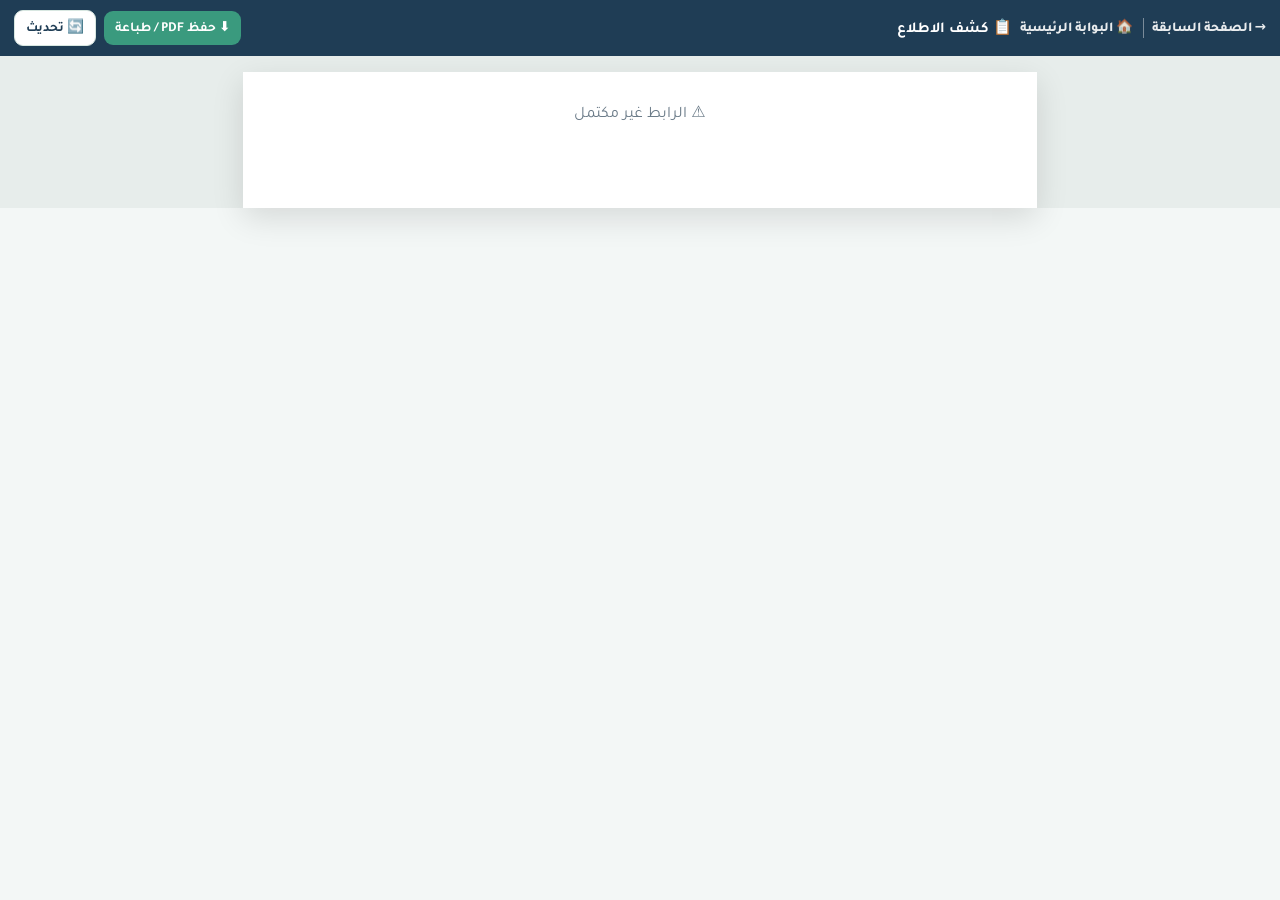
<file: sheet.html>
<!DOCTYPE html>
<html lang="ar" dir="rtl">
<head>
<meta charset="utf-8">
<meta name="viewport" content="width=device-width,initial-scale=1">
<title>كشف الاطلاع | متوسطة مكة المكرمة</title>
<link rel="icon" href="icon-192.png">
<link rel="apple-touch-icon" href="apple-touch-icon.png">
<meta name="apple-mobile-web-app-title" content="متوسطة مكة">
<style>
@import url('https://fonts.googleapis.com/css2?family=Tajawal:wght@400;500;700;800&display=swap');
:root{--n:#1f3d55;--g:#3a9a7e;--g2:#5bb58a;--b:#3d8fa0;--bg:#f3f7f6;--line:#d8e7e1;--txt:#24303c;--mut:#6b7b88;--red:#c0504d;--amb:#d99a2b}
*{box-sizing:border-box;margin:0;padding:0}
html,body{background:var(--bg);color:var(--txt);font-family:Tajawal,system-ui,sans-serif;direction:rtl}
button,input,textarea,select{font-family:inherit;font-size:1rem}
.hdr{background:linear-gradient(100deg,#5bb58a,#3f9a8f 40%,#2f7fa0 75%,#3a6f9c);color:#fff;padding:18px 16px 34px;border-radius:0 0 22px 22px;position:relative}
.home-link{display:inline-flex;align-items:center;gap:6px;color:#3d8fa0;font-weight:800;text-decoration:none;font-size:.95rem}
.home-link:hover{text-decoration:underline}
.home-link.light{color:#fff;opacity:.9}
.home-wrap{text-align:center;margin:22px 0 6px}
.nav-pair{display:inline-flex;align-items:center;gap:8px;flex-wrap:wrap;justify-content:center}
.nav-pair>a+a{border-inline-start:1.5px solid currentColor;padding-inline-start:10px}
.nav-pair .home-link.light+.home-link.light{border-color:rgba(255,255,255,.45)}
.hdr .nav-pair.back{display:flex;justify-content:flex-end}
.hdr .back{display:block;max-width:980px;margin:-6px auto 8px;color:#fff;font-weight:700;text-decoration:none;opacity:.85;font-size:.85rem;text-align:left}
.hdr .row{display:flex;align-items:center;gap:12px;justify-content:center;max-width:980px;margin:auto}
.hdr img{height:44px}.hdr .sep{width:2px;height:40px;background:rgba(255,255,255,.85)}
.hdr h1{font-size:1.05rem;font-weight:500}
.hdr .pill{position:absolute;left:50%;transform:translateX(-50%);bottom:-18px;background:var(--n);padding:8px 26px;border-radius:12px;font-weight:700;white-space:nowrap;box-shadow:0 6px 18px rgba(31,61,85,.25)}
.wrap{max-width:980px;margin:34px auto 60px;padding:0 14px}
.card{background:#fff;border:1px solid var(--line);border-radius:16px;padding:18px;margin-bottom:16px;box-shadow:0 2px 10px rgba(31,61,85,.04)}
.card h2{font-size:1.1rem;color:var(--n);margin-bottom:12px;display:flex;align-items:center;gap:8px}
.card h2 .dot{width:9px;height:9px;border-radius:50%;background:var(--g)}
.grid{display:grid;grid-template-columns:repeat(auto-fit,minmax(200px,1fr));gap:12px}
label.f{display:block;font-size:.85rem;color:var(--g);font-weight:700;margin-bottom:5px}
input[type=text],input[type=tel],input[type=password],input[type=date],textarea,select{width:100%;border:1.5px solid var(--line);border-radius:10px;padding:10px 12px;background:#fff;color:var(--txt);outline:none}
input:focus,textarea:focus{border-color:var(--b)}
.btn{display:inline-flex;align-items:center;justify-content:center;gap:6px;border:0;border-radius:10px;padding:10px 16px;font-weight:700;cursor:pointer;background:var(--n);color:#fff;text-decoration:none;font-size:.95rem;transition:.15s}
.btn:active{transform:scale(.97)}
.btn.g{background:var(--g)}.btn.wa{background:#25d366}.btn.red{background:var(--red)}
.btn.ghost{background:#fff;color:var(--n);border:1.5px solid var(--line)}
.btn.sm{padding:7px 11px;font-size:.85rem;border-radius:9px}
.btn:disabled{opacity:.5;cursor:default}
.tabs{display:flex;gap:8px;margin-bottom:16px;flex-wrap:wrap}
.tabs button{flex:1;min-width:110px;background:#fff;border:1.5px solid var(--line);color:var(--n);padding:11px;border-radius:12px;font-weight:700;cursor:pointer}
.tabs button.on{background:var(--n);color:#fff;border-color:var(--n)}
.muted{color:var(--mut);font-size:.88rem}
.badge{display:inline-block;padding:3px 10px;border-radius:20px;font-size:.78rem;font-weight:700}
.badge.ok{background:#e3f4ec;color:#2c7a5c}.badge.wait{background:#fdf1dc;color:#9a6a12}.badge.sent{background:#e6f0f7;color:#2f6b93}.badge.demo{background:#fff3cd;color:#8a6d00}
.prog{height:10px;background:#e7efec;border-radius:10px;overflow:hidden;margin:8px 0}
.prog>i{display:block;height:100%;background:linear-gradient(90deg,var(--g2),var(--g));border-radius:10px;transition:width .4s}
.circ-item{display:flex;gap:12px;align-items:center;justify-content:space-between;padding:14px;border:1px solid var(--line);border-radius:14px;margin-bottom:10px;cursor:pointer;background:#fff}
.circ-item:hover{border-color:var(--b)}
.circ-item b{color:var(--n)}
.stats{display:grid;grid-template-columns:repeat(3,1fr);gap:10px;margin:12px 0}
.stat{background:var(--bg);border-radius:12px;padding:12px;text-align:center}
.stat b{display:block;font-size:1.5rem;color:var(--n)}.stat span{font-size:.8rem;color:var(--mut)}
.chips{display:flex;gap:6px;flex-wrap:wrap;margin:10px 0}
.chips button{border:1.5px solid var(--line);background:#fff;border-radius:20px;padding:6px 14px;font-weight:700;color:var(--n);cursor:pointer;font-size:.85rem}
.chips button.on{background:var(--g);border-color:var(--g);color:#fff}
.row-t{display:flex;align-items:center;gap:10px;padding:10px 4px;border-bottom:1px solid var(--line)}
.row-t:last-child{border-bottom:0}
.row-t .n{flex:1;font-weight:500;min-width:0}
.row-t .n small{display:block;color:var(--mut);font-size:.75rem}
.row-t .num{width:26px;color:var(--g);font-weight:800;text-align:center}
.acts{display:flex;gap:6px;flex-wrap:wrap}
.toolbar{display:flex;gap:8px;flex-wrap:wrap;margin-top:10px}
.center{text-align:center}
.login{max-width:380px;margin:50px auto}
.toast{opacity:0;position:fixed;bottom:20px;left:50%;transform:translateX(-50%) translateY(120px);background:var(--n);color:#fff;padding:12px 22px;border-radius:12px;font-weight:700;transition:.3s;z-index:99;max-width:90vw;text-align:center}
.toast.show{opacity:1;transform:translateX(-50%) translateY(0)}
.hide{display:none!important}
.pdf-host{background:#e9eef0;border-radius:12px;padding:8px;max-height:70vh;overflow:auto}
.pdf-page{display:block;width:100%;height:auto;margin:0 auto 8px;background:#fff;box-shadow:0 2px 8px rgba(0,0,0,.12);border-radius:4px}
.pdf-frame{width:100%;height:65vh;border:0;border-radius:8px;background:#fff}
.sigbox{border:2px dashed var(--b);border-radius:14px;background:#fff;touch-action:none;position:relative}
.sigbox canvas{display:block;width:100%;height:190px;cursor:crosshair}
.sigbox .ph{position:absolute;inset:0;display:flex;align-items:center;justify-content:center;color:#b7c5cc;pointer-events:none;font-weight:700}
.check{display:flex;gap:10px;align-items:flex-start;background:#eef7f3;border-radius:12px;padding:12px;font-weight:500;cursor:pointer}
.check input{width:22px;height:22px;accent-color:var(--g);flex:none;margin-top:2px}
.ok-ic{width:74px;height:74px;border-radius:50%;background:var(--g);color:#fff;font-size:2.4rem;display:flex;align-items:center;justify-content:center;margin:6px auto 12px}
.receipt{border:1.5px solid var(--line);border-radius:14px;padding:16px;background:#fff}
.receipt table{width:100%;border-collapse:collapse;font-size:.95rem}
.receipt td{padding:8px 6px;border-bottom:1px solid var(--line)}
.receipt td:first-child{color:var(--g);font-weight:700;width:42%;font-size:.88rem}
.receipt img{max-width:240px;max-height:110px}
textarea{min-height:120px;resize:vertical}
@media (max-width:560px){.hdr h1{font-size:.9rem}.hdr img{height:36px}.stats .stat b{font-size:1.2rem}.row-t{flex-wrap:wrap}.row-t .acts{width:100%;padding-right:36px}}

/* ====== الطباعة ====== */
#printArea{display:none}
@media print{
  @page{size:A4;margin:12mm 10mm}
  html,body{background:#fff!important}
  body>*:not(#printArea){display:none!important}
  #printArea{display:block!important}
  *{-webkit-print-color-adjust:exact;print-color-adjust:exact}
}
.p-head{background:linear-gradient(100deg,#5bb58a,#3f9a8f 40%,#2f7fa0 75%,#3a6f9c);border-radius:0 0 5mm 5mm;padding:6mm 0 9mm;position:relative;text-align:center;color:#fff}
.p-head .row{display:flex;align-items:center;justify-content:center;gap:6mm}
.p-head img{height:17mm}.p-head .sep{width:.6mm;height:16mm;background:#fff}
.p-head .dept{font-size:13pt;font-weight:500}
.p-head .pill{position:absolute;left:50%;transform:translateX(-50%);bottom:-5mm;background:var(--n);padding:2mm 14mm;border-radius:3mm;font-weight:700;font-size:12pt;white-space:nowrap}
.p-title{text-align:center;color:var(--n);font-weight:800;font-size:14pt;margin:10mm 0 2mm}
.p-meta{display:flex;justify-content:center;gap:10mm;font-size:11pt;margin-bottom:2mm}
.p-meta b{color:var(--g)}
.p-ack{text-align:center;font-size:11pt;margin:2mm 0 4mm;color:#333}
.p-table{width:100%;border-collapse:collapse;font-size:10.5pt}
.p-table th{background:var(--n);color:#fff;padding:2mm;font-weight:700}
.p-table td{border:.3mm solid #cfdcd6;padding:1mm 2mm;text-align:center;height:11mm}
.p-table tr:nth-child(even) td{background:#f3f9f6}
.p-table td.nm{text-align:right}
.p-table img{max-height:10mm;max-width:38mm}
.p-table thead{display:table-header-group}
.p-table tr{page-break-inside:avoid}
.p-sum{margin-top:5mm;display:flex;justify-content:space-between;font-size:11pt}
.p-sum .s{text-align:center}.p-sum .s b{display:block;color:var(--g)}
/* الجدول المدرسي */
.ttwrap{overflow-x:auto;-webkit-overflow-scrolling:touch;border-radius:14px;border:1px solid var(--line)}
table.ttg{width:100%;border-collapse:collapse;min-width:640px;background:#fff;font-size:.86rem}
table.ttg th{background:#123247;color:#fff;font-weight:700;padding:8px 6px;text-align:center;font-size:.82rem}
table.ttg th small{display:block;font-weight:500;opacity:.75;font-size:.68rem;margin-top:2px}
table.ttg th.dh{background:#1d5a6e;width:78px}
table.ttg tbody th.dh{background:#eef5f3;color:#123247}
table.ttg td{border:1px solid #e3ebe9;padding:6px 4px;text-align:center;height:46px;vertical-align:middle;line-height:1.35;font-weight:600;color:#1d2b3a}
table.ttg tr.today th.dh{background:#3a9a7e;color:#fff}table.ttg tr.today td{background:#f3faf7}
table.ttg td.now{background:#fff5d6!important;box-shadow:inset 0 0 0 2px #e9c46a}
table.ttg td input{width:100%;border:0;background:transparent;text-align:center;font:inherit;padding:4px 2px;border-radius:6px}
table.ttg td input:focus{background:#fffbea;outline:2px solid #e9c46a}
table.ttg td.free{color:#9aa6ad;font-weight:500}
.nn{display:grid;grid-template-columns:1fr 1fr;gap:10px;margin-bottom:12px}
.nn div{border-radius:14px;padding:12px 14px;background:#f4f8f7;border:1px solid var(--line)}
.nn div.on{background:linear-gradient(135deg,#123247,#1d5a6e);color:#fff;border:0}
.nn small{display:block;font-size:.75rem;opacity:.75}.nn b{font-size:1.02rem}
@media(max-width:520px){.nn{grid-template-columns:1fr}}
#printArea table.ttg{min-width:0;font-size:9.5pt}#printArea table.ttg td{height:14mm;border:.3mm solid #b9c9c4}#printArea table.ttg th{font-size:9pt}
#printArea table.ttg th.dh{width:20mm}

</style>
<style>
body{background:#e7edeb}
.bar{position:sticky;top:0;z-index:5;background:var(--n);color:#fff;padding:10px 14px;display:flex;gap:8px;align-items:center;flex-wrap:wrap}
.bar b{flex:1;font-size:.95rem}
.paper{max-width:210mm;margin:16px auto 40px;background:#fff;padding:0 0 14mm;box-shadow:0 10px 30px rgba(0,0,0,.12)}
.paper .inner{padding:0 10mm}
.p-head{border-radius:0 0 5mm 5mm}
.p-title{font-size:15pt}
.about{text-align:center;font-size:13pt;font-weight:800;color:#1f3d55;margin:2mm 10mm 1mm;line-height:1.6}.about b{color:var(--g)}
.meta2{display:flex;justify-content:center;gap:12mm;font-size:11pt;margin:2mm 0 1mm;flex-wrap:wrap}
.meta2 b{color:var(--g)}
.ack2{font-size:11pt;margin:4mm 0 3mm;font-weight:500}
table.sh{width:100%;border-collapse:collapse;font-size:11pt}
table.sh th{background:#dcebe6;color:#1f3d55;font-weight:800;padding:2.2mm;border:.3mm solid #5f7f8c}
table.sh td{border:.3mm solid #5f7f8c;padding:1mm 2mm;height:11mm;text-align:center}
table.sh tr:nth-child(even) td{background:#f1f7f5}
table.sh td.nm{text-align:right;padding-right:3mm}
table.sh td.stt{font-size:9.5pt;font-weight:800;white-space:nowrap}table.sh td.stt.ok{color:#2c7a5c}table.sh td.stt.no{color:#b0413e}table.sh td.stt.ex{color:#6b7680}table.sh td.nt{font-size:9pt;color:#333}
table.sh td.sg img{max-height:9.5mm;max-width:40mm;display:block;margin:auto}
table.sh td.dt{font-size:9.5pt;line-height:1.35}
table.sh thead{display:table-header-group}
table.sh tr{page-break-inside:avoid}
.sum{display:flex;justify-content:space-between;align-items:flex-end;margin-top:7mm;font-size:11pt;gap:8mm;flex-wrap:wrap}
.sum .s{text-align:center;line-height:1.9}.sum .s b{display:block;color:var(--g)}
.state{text-align:center;padding:30px;color:var(--mut)}
@media print{
  @page{size:A4;margin:8mm 0 12mm}
  html,body{background:#fff!important}
  html body>#paper{display:block!important}
  .bar{display:none!important}
  .paper{box-shadow:none;margin:0;max-width:none;padding:0}
  *{-webkit-print-color-adjust:exact;print-color-adjust:exact}
}
</style>
</head>
<body>
<div class="bar"><a class="home-link light" href="index.html" style="font-size:.85rem">→ العودة للبوابة الرئيسية</a><b>📋 كشف الاطلاع</b><span class="muted" style="color:#cfe0e8" id="cnt"></span><button class="btn g sm" onclick="window.print()">⬇️ حفظ PDF / طباعة</button><button class="btn ghost sm" onclick="load()">🔄 تحديث</button></div>
<div class="paper" id="paper"><div class="state">⏳ جارٍ تحميل الكشف...</div></div>

<script>
/* =========================================================
   نظام التعاميم والتوقيع الإلكتروني — الملف المشترك
   متوسطة مكة المكرمة
   ========================================================= */

/* ---------- الإعدادات: عدّلها مرة واحدة ---------- */
const CIRC_CONFIG = {
  SUPABASE_URL: 'https://pyrxwqgapwjwhiskowhk.supabase.co',
  SUPABASE_KEY: 'sb_publishable_bfe-B4f-Rag1SR0-PoIb9w_nMfA1Ere',          // ← الصق هنا نفس مفتاح anon المستخدم في منصة مَعَاك. إذا تُرك فارغاً يعمل النظام في وضع التجربة على هذا الجهاز فقط
  BUCKET: 'reports',
  ROOT: 'school-portal',          // مجلد النظام داخل الـ bucket
  SCHOOL: 'متوسطة مكة المكرمة',
  PRINCIPAL_NAME: 'إبراهيم علي آل صمع',
  PRINCIPAL_PHONE: '',         // جوال المدير، ويمكن تعديله من الإعدادات
  // كلمة مرور المدير في ملف الشواهد (مشفّرة) — تفتح لوحة الإدارة أيضاً
  DEV_PW: { salt:'51bf18d5eb01a779', hash:'dae2bc37be8e7cf4410540aaec0a043f044261658e43fa4bef2bec674ce5fae7' },   // كلمة مرور المطوّر الموحّدة
  EVIDENCE_ADMIN_HASH: '398dc46ba4b05fb9b99d80c49af7cc065c504fb08ca21d0862797beadab2b9b4'
};

/* ---------- قائمة المنسوبين الافتراضية (من كشف الاطلاع) ---------- */
const CIRC_DEFAULT_STAFF = ["إبراهيم علي آل صمع", "عبد الله محمد الشمراني", "محمد حسن الشمراني", "أحمد سعيد الشهري", "أحمد محمد الدغريري", "موسى سليمان العمري", "عبد الله علي الشمراني", "سعيد علي الزهراني", "خالد علي الشهري", "عبدالرحمن أحمد الخطابي", "موسى محمد الشهري", "إبراهيم سعد الدوسري", "إبراهيم فيصل الحربي", "إبراهيم محمد الغامدي", "أحمد بن سعيد الزهراني", "أحمد بن علي العرياني", "أحمد دخيل الله السبعي", "أحمد علي سعيد الزهراني", "أحمد مهدي محمد العيافي", "أحمد يحيى سعيد الزهراني", "ثامر محمد الرباط", "حسن محمد الشهري", "سعد فالح متعب السلمي", "سعد محمد عبدالله القرني", "سعيد ساعد المالكي", "سعيد يوسف الزهراني", "منصور أحمد الغامدي", "ضيف الله سعد السهيمي", "سعيد علي الغامدي", "عبدالرحمن بريك الشمراني", "عبدالرحمن عبدالله الشمراني", "عبدالرحمن علي الشهري", "عبدالرحمن عايض الحارثي", "عبدالرحمن قريش الكثيري", "عبدالرحمن محمد الصاعدي", "عبدالسلام جرعي الزهراني", "عبدالله إبراهيم البسيسي", "عبد الهادي عبدالله الشمراني", "عبدالله حسن المدني", "عثمان محمد الزهراني", "عدنان محمد اليوبي", "علي عبدالله العمري", "فارس علي الغامدي", "فواز دخيل المالكي", "محمد حامد القرني", "محمد عبدالعزيز الزهراني", "محمد علي اليحياوي", "محمد قليل الزبيدي", "محمد مبروك الخزاعي", "محمد مرعي الحربي", "محمد موسى الغامدي", "مسلم رجاء الله السلمي", "هاشم محمد باموسى", "هلال يحيى هلال العتيبي", "يحيى أحمد الشمراني", "حسن بن علي العلياني", "حسين منصور الكبيشي", "زين العابدين القرني", "سعد سالم الزهراني", "علي بن محمد المالكي", "علي سعيد الغامدي", "علي محمد الزهراني", "محمد أحمد السهيمي", "بندر نصار الخلوي", "صالح أحمد آل زعمان", "ظافر عبدالله الشهري", "عالي فرج الله السلمي", "عبدالعزيز عبدالله فروان", "سالم علي السميري", "سعيد أحمد الزهراني", "فهد حسن الزهراني", "يحيى محمد الزهراني"];

/* =========================================================
   طبقة التخزين: Supabase Storage أو التخزين المحلي (وضع التجربة)
   ========================================================= */
const Circ = (() => {
  const C = CIRC_CONFIG;
  const DEMO = !C.SUPABASE_KEY;
  const P = p => `${C.ROOT}/${p}`;
  const H = () => ({ apikey: C.SUPABASE_KEY, Authorization: `Bearer ${C.SUPABASE_KEY}` });
  const LS = 'circ:';

  function lsGet(k){ try { return localStorage.getItem(LS + k); } catch(e){ return null; } }
  function lsSet(k, v){ try { localStorage.setItem(LS + k, v); } catch(e){ throw new Error('مساحة التخزين المحلي ممتلئة (وضع التجربة). اربط Supabase أو استخدم ملفاً أصغر.'); } }

  async function getJSON(path){
    if (DEMO){ const v = lsGet(P(path)); return v ? JSON.parse(v) : null; }
    const r = await fetch(`${C.SUPABASE_URL}/storage/v1/object/public/${C.BUCKET}/${P(path)}?t=${Date.now()}`, { cache:'no-store' });
    if (r.status === 400 || r.status === 404) return null;
    if (!r.ok) throw new Error('تعذّر قراءة البيانات (' + r.status + ')');
    return r.json();
  }
  async function putJSON(path, obj){
    if (DEMO){ lsSet(P(path), JSON.stringify(obj)); return; }
    const r = await fetch(`${C.SUPABASE_URL}/storage/v1/object/${C.BUCKET}/${P(path)}`, {
      method:'POST', headers:{ ...H(), 'Content-Type':'application/json', 'x-upsert':'true', 'cache-control':'max-age=0' }, body: JSON.stringify(obj) });
    if (!r.ok) throw new Error('تعذّر الحفظ (' + r.status + ')');
  }
  async function putFile(path, file){
    if (DEMO){
      const data = await new Promise((res, rej) => { const fr = new FileReader(); fr.onload = () => res(fr.result); fr.onerror = rej; fr.readAsDataURL(file); });
      lsSet(P(path), data); return;
    }
    const r = await fetch(`${C.SUPABASE_URL}/storage/v1/object/${C.BUCKET}/${P(path)}`, {
      method:'POST', headers:{ ...H(), 'Content-Type': file.type || 'application/octet-stream', 'x-upsert':'true', 'cache-control':'max-age=0' }, body: file });
    if (!r.ok) throw new Error('تعذّر رفع الملف (' + r.status + ')');
  }
  async function getFileBlob(path){
    if (DEMO){ const d = lsGet(P(path)); if (!d) return null; return (await fetch(d)).blob(); }
    const r = await fetch(`${C.SUPABASE_URL}/storage/v1/object/public/${C.BUCKET}/${P(path)}?t=${Date.now()}`, { cache:'no-store' });
    if (!r.ok) return null;
    return r.blob();
  }
  async function list(prefix){
    if (DEMO){
      const out = [], full = LS + P(prefix);
      for (let i = 0; i < localStorage.length; i++){ const k = localStorage.key(i); if (k.startsWith(full)) out.push(k.slice(full.length)); }
      return out;
    }
    const r = await fetch(`${C.SUPABASE_URL}/storage/v1/object/list/${C.BUCKET}`, {
      method:'POST', headers:{ ...H(), 'Content-Type':'application/json' },
      body: JSON.stringify({ prefix: P(prefix), limit: 1000, offset: 0 }) });
    if (!r.ok) return [];
    return (await r.json()).map(o => o.name).filter(n => n && !n.startsWith('.'));
  }

  /* ---------- أدوات مساعدة ---------- */
  const uid = (n = 10) => { const a = new Uint8Array(n); crypto.getRandomValues(a); return Array.from(a, b => 'abcdefghjkmnpqrstuvwxyz23456789'[b % 31]).join(''); };
  async function sha(s){ const b = await crypto.subtle.digest('SHA-256', new TextEncoder().encode(s)); return Array.from(new Uint8Array(b), x => x.toString(16).padStart(2,'0')).join(''); }
  const hijri = (d = new Date()) => new Intl.DateTimeFormat('ar-SA-u-ca-islamic-umalqura-nu-latn', { year:'numeric', month:'2-digit', day:'2-digit' }).format(d).replace(/\s*هـ/, '') + 'هـ';
  const timeStr = (d = new Date()) => d.toLocaleTimeString('ar-SA-u-nu-latn', { hour:'2-digit', minute:'2-digit' });
  const esc = s => String(s ?? '').replace(/[&<>"']/g, c => ({'&':'&amp;','<':'&lt;','>':'&gt;','"':'&quot;',"'":'&#39;'}[c]));
  function phone(p){
    let d = String(p || '').replace(/[٠-٩]/g, c => '٠١٢٣٤٥٦٧٨٩'.indexOf(c)).replace(/\D/g, '');
    if (d.startsWith('00')) d = d.slice(2);
    if (d.startsWith('05') && d.length === 10) d = '966' + d.slice(1);
    else if (d.startsWith('5') && d.length === 9) d = '966' + d;
    return d;
  }
  const wa = (num, text) => `https://wa.me/${phone(num)}?text=${encodeURIComponent(text)}`;
  const pageURL = (file, params) => { const u = new URL(file, location.href); Object.entries(params).forEach(([k, v]) => u.searchParams.set(k, v)); return u.toString(); };

  /* ---------- البيانات ---------- */
  async function settings(){
    const s = await getJSON('settings.json');
    return Object.assign({ school: C.SCHOOL, principalName: C.PRINCIPAL_NAME, principalPhone: C.PRINCIPAL_PHONE, pinHash: null }, s || {});
  }
  async function staff(){
    let s = await getJSON('staff.json');
    if (s && !Array.isArray(s)) throw new Error('ملف المنسوبين تالف');
    if (!s){
      s = CIRC_DEFAULT_STAFF.map((name) => ({ id: uid(6), name, phone: '', token: uid(12) }));
      ensureUsers(s);
      await saveStaff(s);
    } else if (ensureUsers(s)) await putJSON('staff.json', s);
    return s;
  }
  // اسم مستخدم رقمي (4 أرقام) لكل منسوب
  function ensureUsers(list){
    let changed = false, next = 1001;
    const used = new Set(list.map(t => t.user).filter(Boolean));
    list.forEach(t => { if (!t.user){ while (used.has(String(next))) next++; t.user = String(next); used.add(t.user); changed = true; } });
    return changed;
  }

  /* ---------- كلمات المرور (PBKDF2) ---------- */
  async function pwHash(pw, salt){
    const key = await crypto.subtle.importKey('raw', new TextEncoder().encode(pw), 'PBKDF2', false, ['deriveBits']);
    const bits = await crypto.subtle.deriveBits({ name:'PBKDF2', salt: new TextEncoder().encode(salt), iterations: 150000, hash:'SHA-256' }, key, 256);
    return Array.from(new Uint8Array(bits), x => x.toString(16).padStart(2, '0')).join('');
  }
  async function makePw(pw){ const salt = uid(16); return { salt, hash: await pwHash(pw, salt), at: new Date().toISOString() }; }
  async function checkPw(rec, pw){ return !!(rec && rec.salt && (await pwHash(pw, rec.salt)) === rec.hash); }
  async function isDev(pw){ try { return !!pw && await checkPw(CIRC_CONFIG.DEV_PW, String(pw).trim()); } catch(e){ return false; } }
  const randPw = () => { const a = new Uint32Array(1); crypto.getRandomValues(a); return String(100000 + a[0] % 900000); };
  function findStaff(list, login){
    const v = String(login || '').trim().replace(/[٠-٩]/g, c => '٠١٢٣٤٥٦٧٨٩'.indexOf(c));
    const p = phone(v);
    return list.find(t => t.user === v) || (p.length >= 9 ? list.find(t => t.phone && phone(t.phone) === p) : null);
  }

  /* ---------- الجلسات ---------- */
  const SESS = 'mk_school_session';
  function readS(role){ try { const s = JSON.parse(localStorage.getItem(SESS + ':' + role) || 'null'); if (s && s.exp > Date.now()) return s; } catch(e){} return null; }
  function session(role){ return role ? readS(role) : (readS('teacher') || readS('admin')); }
  function setSession(s){ try { localStorage.setItem(SESS + ':' + s.role, JSON.stringify(s)); } catch(e){} }
  function logout(role){ try { (role ? [role] : ['teacher', 'admin']).forEach(r => localStorage.removeItem(SESS + ':' + r)); } catch(e){} }
  async function saveStaff(list){
    await putJSON('staff.json', list);
    await Promise.all(list.map(t => putJSON(`keys/${t.token}.json`, { id: t.id, name: t.name })));
  }
  const circulars = async () => (await getJSON('index.json')) || [];
  // التواقيع: يُفحص ملف كل منسوب مباشرة (لا يعتمد على صلاحية عرض المجلدات)
  async function signatures(cid, staffList){
    const ids = (staffList || await staff()).map(t => t.id);
    const out = [];
    for (let i = 0; i < ids.length; i += 12){
      const part = await Promise.all(ids.slice(i, i + 12).map(id => getJSON(`c/${cid}/sig/${id}.json`).catch(() => null)));
      part.forEach(r => r && !r.revoked && out.push(r));
    }
    return out;
  }

  // رابط عام لملف مرفوع (للعرض في الصفحة)
  function fileURL(path){
    if (DEMO) return lsGet(P(path)) || '';
    return `${C.SUPABASE_URL}/storage/v1/object/public/${C.BUCKET}/${P(path)}`;
  }
  return { DEMO, C, fileURL, pwHash, makePw, checkPw, isDev, randPw, findStaff, session, setSession, logout, ensureUsers, getJSON, putJSON, putFile, getFileBlob, list, uid, sha, hijri, timeStr, esc, phone, wa, pageURL, settings, staff, saveStaff, circulars, signatures };
})();

/* ---------- عرض ملف PDF (يعتمد pdf.js إن توفر) ---------- */
async function circRenderPDF(blob, host){
  host.innerHTML = '';
  if (blob.type.startsWith('image/')){
    const img = document.createElement('img'); img.src = URL.createObjectURL(blob); img.className = 'pdf-page'; host.appendChild(img); return;
  }
  if (window.pdfjsLib){
    try {
      const pdf = await pdfjsLib.getDocument({ data: await blob.arrayBuffer(), cMapUrl: 'https://cdnjs.cloudflare.com/ajax/libs/pdf.js/3.11.174/cmaps/', cMapPacked: true, standardFontDataUrl: 'https://cdnjs.cloudflare.com/ajax/libs/pdf.js/3.11.174/standard_fonts/', useSystemFonts: false, disableFontFace: true }).promise;
      for (let i = 1; i <= pdf.numPages; i++){
        const page = await pdf.getPage(i);
        const w = host.clientWidth || 700, v0 = page.getViewport({ scale: 1 });
        const scale = (w / v0.width) * (window.devicePixelRatio || 1);
        const v = page.getViewport({ scale });
        const cv = document.createElement('canvas'); cv.width = v.width; cv.height = v.height; cv.className = 'pdf-page';
        host.appendChild(cv);
        await page.render({ canvasContext: cv.getContext('2d'), viewport: v }).promise;
      }
      return;
    } catch(e){ console.warn(e); }
  }
  const url = URL.createObjectURL(blob);
  host.innerHTML = `<iframe class="pdf-frame" src="${url}"></iframe><a class="btn ghost" href="${url}" target="_blank">فتح التعميم في نافذة مستقلة</a>`;
}


/* ---------- زر «السابق» بجانب كل رابط عودة للبوابة ---------- */
(function(){
  function goBack(){
    let same = false; try { same = !!document.referrer && new URL(document.referrer).origin === location.origin; } catch(e){}
    if (same && history.length > 1) { history.back(); return; }
    const page = location.pathname.split('/').pop() || 'index.html';
    let t = null; try { t = JSON.parse(localStorage.getItem('mk_school_session:teacher') || 'null'); } catch(e){}
    location.href = (page !== 'teacher.html' && t && t.exp > Date.now()) ? 'teacher.html' : 'index.html';
  }
  window.circGoBack = goBack;
  function wire(){
    [...document.querySelectorAll('a[href="index.html"]:not([data-nb])')].filter(a => a.classList.contains('home-link') || /العودة للبوابة/.test(a.textContent)).forEach(a => {
      a.setAttribute('data-nb', '1');
      a.innerHTML = '🏠 البوابة الرئيسية';
      const b = document.createElement('a');
      b.href = '#'; b.className = a.className.replace(/\bback\b/, '').trim(); b.setAttribute('data-nb', '1'); if (a.getAttribute('style')) b.setAttribute('style', a.getAttribute('style'));
      b.innerHTML = '→ الصفحة السابقة';
      b.onclick = e => { e.preventDefault(); goBack(); };
      const w = document.createElement(a.classList.contains('back') ? 'div' : 'span');
      w.className = 'nav-pair' + (a.classList.contains('back') ? ' back' : '');
      a.classList.remove('back');
      a.parentNode.insertBefore(w, a); w.appendChild(b); w.appendChild(a);
      if (!a.classList.contains('home-link')){ w.style.cssText = 'display:inline-flex;align-items:center;gap:10px;flex-wrap:wrap'; a.style.borderInlineStart = '1.5px solid currentColor'; a.style.paddingInlineStart = '10px'; }
    });
  }
  if (document.readyState === 'loading') document.addEventListener('DOMContentLoaded', wire); else wire();
  new MutationObserver(wire).observe(document.documentElement, { childList:true, subtree:true });
})();

/* =====================================================================
   نماذج تقييم الأداء الوظيفي (الدليل الإرشادي لإدارة الأداء الوظيفي
   لشاغلي الوظائف التعليمية — وزارة التعليم). البند: [العنوان، الوزن٪ أو null، الشواهد المقترحة]
   ===================================================================== */
const PF_MODELS = (function(){
  const S = { // البنود المشتركة وبنود المعلم (الترتيب ثابت — لا يُغيَّر)
    duty:'أداء الواجبات الوظيفية', comm:'التفاعل مع المجتمع المهني', par:'التفاعل مع أولياء الأمور', strat:'التنويع في استراتيجيات التدريس',
    out:'تحسين نتائج المتعلمين', plan:'إعداد وتنفيذ خطة التعلم', tech:'توظيف تقنيات ووسائل التعلم المناسبة', env:'تهيئة البيئة التعليمية',
    cls:'الإدارة الصفية', ana:'تحليل نتائج المتعلمين وتشخيص مستوياتهم', asm:'تنوع أساليب التقويم'
  };
  const G = {
    duty:['التقيّد بالدوام الرسمي', 'تأدية الحصص وفق الجدول', 'المناوبة والإشراف', 'التحضير وإعداد الدروس'],
    comm:['مجتمعات التعلم المهنية', 'تبادل الزيارات', 'الدروس التطبيقية', 'حضور الدورات وورش العمل'],
    par:['التواصل مع أولياء الأمور', 'تقارير مستوى الطلاب', 'اجتماع أولياء الأمور', 'الخطة الأسبوعية لولي الأمر'],
    strat:['استراتيجيات التعلم النشط', 'التعلم التعاوني', 'صور تطبيق الاستراتيجيات', 'خرائط ذهنية'],
    out:['الخطط العلاجية', 'برامج الإثراء', 'تكريم المتفوقين', 'مقارنة النتائج'],
    plan:['توزيع المنهج', 'التحضير', 'الخطة الأسبوعية', 'الواجبات والأنشطة'],
    tech:['منصة مدرستي', 'العروض التقديمية', 'الوسائل التعليمية', 'الاختبارات الإلكترونية'],
    env:['مراعاة الفروق الفردية', 'التحفيز والتعزيز', 'قواعد الصف', 'الأنشطة الصفية'],
    cls:['ضبط سلوك الطلاب', 'إدارة الوقت', 'سجل المتابعة', 'جذب الانتباه'],
    ana:['الاختبار التشخيصي', 'تحليل النتائج', 'تصنيف الطلاب', 'الرسوم البيانية للنتائج'],
    asm:['اختبارات ورقية وإلكترونية', 'المشاريع والبحوث', 'ملفات أعمال الطلاب', 'التقويم الذاتي والأقران']
  };
  const T = (w) => Object.keys(S).map(k => [S[k], w[k], G[k]]);
  return {
    teacher:{ name:'نموذج المعلم', official:true,
      items: T({ duty:10, comm:10, par:10, strat:10, out:10, plan:10, tech:10, env:5, cls:5, ana:10, asm:10 }) },
    activity:{ name:'نموذج المعلم المكلّف بالنشاط الطلابي', official:true,
      items: T({ duty:10, comm:10, par:5, strat:5, out:5, plan:10, tech:5, env:5, cls:5, ana:5, asm:5 }).concat([
        ['إعداد خطة برامج النشاط وتنفيذها', 10, ['الخطة السنوية للنشاط', 'تقارير البرامج', 'الجدول الزمني']],
        ['تهيئة البيئة المدرسية للأنشطة', 5, ['تجهيز أماكن النشاط', 'الأندية الطلابية', 'صور البيئة']],
        ['دعم المتعلمين', 5, ['اكتشاف المواهب', 'المسابقات', 'المشاركات الخارجية']],
        ['تحفيز المتعلمين', 10, ['شهادات التكريم', 'لوحات الشرف', 'الحوافز']]]) },
    health:{ name:'نموذج المعلم المكلّف بالتوجيه الصحي', official:true,
      items: T({ duty:10, comm:10, par:5, strat:5, out:5, plan:10, tech:5, env:5, cls:5, ana:5, asm:5 }).concat([
        ['تنفيذ البرنامج الصحي المدرسي المشترك', 15, ['خطة البرنامج الصحي', 'الحملات التوعوية', 'التقارير']],
        ['حصر الحالات الصحية للمتعلمين', 5, ['سجل الحالات الصحية', 'التواصل مع الأسر', 'الإحالات']],
        ['البيئة الصحية المدرسية', 10, ['متابعة المقصف', 'النظافة والسلامة', 'الإسعافات الأولية']]]) },
    counselor:{ name:'نموذج الموجه الطلابي', official:true, note:'أوزان هذا النموذج غير واضحة في نسخة الدليل المتاحة، لذلك تُعرض البنود بدون نسب.',
      items: [
        ['أداء الواجبات الوظيفية', null, ['سجل الدوام', 'الخطة الفصلية', 'السجلات الإرشادية']],
        ['التدخلات المتعلقة بالانضباط', null, ['متابعة الغياب والتأخر', 'دراسة الحالات', 'العقود السلوكية']],
        ['برامج التحفيز', null, ['تكريم المنضبطين', 'المسابقات', 'لوحات التميز']],
        ['دعم التخطيط', null, ['الخطة الإرشادية', 'لجنة التوجيه', 'محاضر الاجتماعات']],
        ['تعزيز القيم', null, ['البرامج القيمية', 'الإذاعة المدرسية', 'المبادرات']],
        ['التدخلات النفسية', null, ['دراسة الحالات الفردية', 'الإحالات', 'الإرشاد الجمعي']],
        ['دعم التميز', null, ['رعاية المتفوقين', 'برامج الموهوبين', 'التحصيل الدراسي']],
        ['الدعم العلاجي للطلاب', null, ['برامج المتأخرين دراسياً', 'الخطط العلاجية', 'المتابعة']],
        ['التوعية للطلاب وأولياء الأمور', null, ['النشرات التوعوية', 'اللقاءات', 'رسائل التواصل']]] },
    leader:{ name:'نموذج القيادة المدرسية (المدير والوكيل)', official:true, note:'أوزان هذا النموذج غير واضحة في نسخة الدليل المتاحة، لذلك تُعرض البنود بدون نسب.',
      items: [
        ['أداء الواجبات الوظيفية', null, ['سجل الدوام', 'التكاليف', 'المهام اليومية']],
        ['التفاعل مع المجتمع المهني وأولياء الأمور', null, ['الشراكات المجتمعية', 'اجتماعات أولياء الأمور', 'تبادل الخبرات']],
        ['العمل بمرونة في الظروف المتنوعة', null, ['خطط الطوارئ', 'التعليم عن بعد', 'حلول المواقف']],
        ['دعم الابتكار', null, ['المبادرات النوعية', 'تحفيز المعلمين', 'المشاريع']],
        ['إجراءات الانضباط', null, ['متابعة الحضور', 'قواعد السلوك', 'الإجراءات المتخذة']],
        ['إدارة الموارد', null, ['الميزانية التشغيلية', 'العهد والمستودعات', 'الصيانة']],
        ['التخطيط للتطوير المهني', null, ['خطة التطوير المهني', 'الاحتياجات التدريبية', 'التدريب الداخلي']],
        ['التغذية الراجعة', null, ['الزيارات الصفية', 'استمارات المتابعة', 'التوصيات']],
        ['تقويم أداء العاملين', null, ['مواثيق الأداء', 'سجلات المتابعة', 'نتائج التقويم']],
        ['الإجراءات العلمية لتحسين نواتج التعلم', null, ['تحليل النتائج', 'خطط التحسين', 'اختبارات نافس']],
        ['التخطيط المدرسي', null, ['الخطة التشغيلية', 'التقويم الذاتي', 'الخطة الاستراتيجية']],
        ['البيئة الآمنة', null, ['الأمن والسلامة', 'تجربة الإخلاء', 'بلاغات الصيانة']],
        ['توظيف المنصات الرقمية', null, ['نظام نور', 'منصة مدرستي', 'التعاملات الإلكترونية']]] },
    lab:{ name:'نموذج محضر المختبر', official:true, note:'أوزان هذا النموذج غير واضحة في نسخة الدليل المتاحة، لذلك تُعرض البنود بدون نسب.',
      items: [
        ['تخطيط النشاط اليومي', null, ['الخطة اليومية', 'جدول التجارب', 'التنسيق مع المعلمين']],
        ['الأسس العلمية', null, ['أدلة التجارب', 'النشرات العلمية']],
        ['توفير المستلزمات', null, ['طلبات المواد', 'سجل المستهلكات', 'الجرد']],
        ['السلامة في المختبر', null, ['تعليمات السلامة', 'طفايات الحريق', 'سجل الحوادث']],
        ['تجهيز الأجهزة', null, ['تجهيز التجارب', 'صيانة الأجهزة', 'صور التجهيز']],
        ['التقارير الأسبوعية', null, ['التقرير الأسبوعي', 'سجل الاستخدام']],
        ['التقارير الدورية عن الأجهزة', null, ['تقرير حالة الأجهزة', 'بلاغات الأعطال']]] },
    admin:{ name:'الوظائف الإدارية (ميثاق الأداء: الأهداف والجدارات)', official:false, note:'شاغلو الوظائف الإدارية يُقيَّمون بميثاق أداء (4–6 أهداف يتفق عليها الموظف ومديره) مع الجدارات. هذه البنود إطار عام لتنظيم الشواهد.',
      items: [
        ['تحقيق أهداف ميثاق الأداء', null, ['ميثاق الأداء', 'تقارير الإنجاز', 'المهام المنجزة']],
        ['المسؤولية', null, ['الالتزام بالدوام', 'إنجاز المهام في وقتها', 'التكاليف']],
        ['العمل الجماعي', null, ['المشاركة في اللجان', 'التعاون مع الزملاء', 'الفعاليات']],
        ['المرونة للتغيير', null, ['تطبيق الأنظمة الجديدة', 'التحول الرقمي', 'حل المشكلات']],
        ['المبادرة', null, ['المبادرات', 'المقترحات', 'تطوير الإجراءات']],
        ['التطوير المهني', null, ['الدورات التدريبية', 'الشهادات', 'ورش العمل']]] }
  };
})();
const PF_MODEL_LABELS = { teacher:'معلم', activity:'معلم + تكليف نشاط طلابي', health:'معلم + تكليف توجيه صحي', counselor:'موجه طلابي', leader:'قيادة مدرسية (مدير / وكيل)', lab:'محضر مختبر', admin:'وظيفة إدارية' };
function pfModelKey(title, model){
  if (model && PF_MODELS[model]) return model;   // يحدده المدير من «المنسوبون»
  const t = String(title || '');
  if (/رائد\s*نشاط/.test(t)) return 'activity';
  if (/موجه\s*صحي/.test(t)) return 'health';
  if (/موجه\s*طلابي|مرشد/.test(t)) return 'counselor';
  if (/وكيل|مدير/.test(t)) return 'leader';
  if (/محضر/.test(t)) return 'lab';
  if (!t || /معلم/.test(t)) return 'teacher';
  return 'admin';
}
const PF_WIT = /^(school_work|photo_witness|student_product|lesson|wit_other)$/;
/* جاهزية الملف: مجموع أوزان البنود التي لها شاهد واحد على الأقل */
function pfReadiness(pf, title, model){
  const M = PF_MODELS[pfModelKey(title, model)], items = M.items, n = items.length;
  const cnt = items.map(() => 0); let other = 0;
  ((pf && pf.items) || []).forEach(x => { if (!PF_WIT.test(x.type)) return; const a = +x.ax || 0; if (a >= 1 && a <= n) cnt[a - 1]++; else other++; });
  const w = items.map(it => it[1] == null ? 100 / n : it[1]), tot = w.reduce((s, v) => s + v, 0);
  const got = w.reduce((s, v, i) => s + (cnt[i] ? v : 0), 0);
  return { model:M, key:pfModelKey(title, model), cnt, other, pct: Math.round(got / tot * 100), done: cnt.filter(Boolean).length, n,
           missing: items.map((it, i) => cnt[i] ? null : it[0]).filter(Boolean) };
}

/* ---------- ملاحظات المدير على كشف الاطلاع (c/{id}/notes.json) ----------
   { staffId: { t:'النص', k:'' | 'paper' (اطّلع ورقياً = يُحتسب) | 'ex' (مستثنى من المطالبة) } } */
const CIRC_NOTE_PRESETS = [ { t:'إجازة', k:'ex', i:'🌴' }, { t:'اطّلع ورقياً', k:'paper', i:'📄' }, { t:'مكلّف خارجياً', k:'ex', i:'🚗' }, { t:'منقول', k:'ex', i:'↗️' } ];
function circStatus(sig, note){
  if (sig) return { s:'ok', l:'✓ تم الاطلاع' };
  if (note && note.k === 'paper') return { s:'ok', l:'✓ ورقياً' };
  if (note && note.k === 'ex') return { s:'ex', l:'مستثنى' };
  return { s:'no', l:'لم يوقّع' };
}

/* ---------- الصلاحيات المفوّضة (يمنحها المدير من «المنسوبون») ---------- */
const CIRC_PERMS = { circ:'📄 التعاميم والإعلانات', staff:'👥 المنسوبون وكلمات المرور', tt:'🗓️ الجداول المدرسية', pf:'🏆 متابعة ملفات الإنجاز', all:'⭐ صلاحيات كاملة مثل المدير' };
function circHasPerm(t, p){ const a = (t && t.perms) || []; return a.includes('all') || a.includes(p); }

/* =====================================================================
   الجدول المدرسي — tt.json: { cfg:{days, periods:[{s,e}]}, by:{ staffId:{ 'يوم-حصة': 'نص الحصة' } }, updatedAt, updatedBy }
   ===================================================================== */
const CircTT = (function(){
  const DAYS = ['الأحد', 'الاثنين', 'الثلاثاء', 'الأربعاء', 'الخميس'];
  const toMin = hm => { const [h, m] = String(hm || '0:0').split(':').map(Number); return h * 60 + (m || 0); };
  const f2 = m => String(Math.floor(m / 60)).padStart(2, '0') + ':' + String(m % 60).padStart(2, '0');
  /* توليد مواعيد الحصص من بداية الحصة الأولى: طول الحصة، فسحة بعد الحصة 3، صلاة بعد الحصة 5 */
  function gen(first, n, len, brk, pray){ const out = []; let m = toMin(first); for (let i = 1; i <= n; i++){ out.push({ s:f2(m), e:f2(m + len) }); m += len; if (i === 3) m += brk; if (i === 5) m += pray; } return out; }
  /* توقيت تعليم جدة 1448–1449هـ (حسب الإعلانات المنشورة — قابلة للتعديل) */
  const SETS = { summer:{ n:'☀️ صيفي', first:'07:00', len:45, brk:25, pray:20 }, winter:{ n:'❄️ شتوي', first:'07:30', len:45, brk:25, pray:20 }, ramadan:{ n:'🌙 رمضان', first:'09:00', len:35, brk:15, pray:0 } };
  const DEF_RANGES = [ { set:'summer', from:'2026-08-30', to:'2026-10-25' }, { set:'winter', from:'2026-10-26', to:'2027-02-07' }, { set:'ramadan', from:'2027-02-08', to:'2027-03-13' }, { set:'summer', from:'2027-03-14', to:'2027-07-01' } ];
  const DEF_HOL = [
    { n:'إجازة الخريف', from:'2026-11-20', to:'2026-11-28' },
    { n:'إجازة منتصف العام', from:'2027-01-08', to:'2027-01-16' },
    { n:'إجازة يوم التأسيس', from:'2027-02-19', to:'2027-02-22' },
    { n:'إجازة عيد الفطر', from:'2027-02-26', to:'2027-03-13' },
    { n:'إجازة عيد الأضحى', from:'2027-04-30', to:'2027-05-22' },
    { n:'الإجازة الصيفية', from:'2027-07-02', to:'2027-08-28' } ];
  const DEF = { days: DAYS.slice(), mode:'auto', periods: gen('07:00', 7, 45, 25, 20),
    sets: { summer: gen('07:00', 7, 45, 25, 20), winter: gen('07:30', 7, 45, 25, 20), ramadan: gen('09:00', 7, 35, 15, 0) },
    ranges: DEF_RANGES, holidays: DEF_HOL };
  const iso = d => d.getFullYear() + '-' + String(d.getMonth() + 1).padStart(2, '0') + '-' + String(d.getDate()).padStart(2, '0');
  const holidayOn = (cfg, d) => (cfg.holidays || []).find(h => h.from && h.to && iso(d) >= h.from && iso(d) <= h.to) || null;
  function setFor(cfg, d){ if (cfg.mode && cfg.mode !== 'auto') return cfg.mode; const r = (cfg.ranges || []).find(r => iso(d) >= r.from && iso(d) <= r.to); return r ? r.set : 'summer'; }
  /* الإعدادات الفعلية ليوم معيّن: المواعيد حسب الموسم + الإجازة إن وُجدت */
  function eff(cfg, d){ d = d || new Date(); const k = setFor(cfg, d), P = (cfg.sets && cfg.sets[k]) || cfg.periods; return Object.assign({}, cfg, { periods: P, set: k, setName: SETS[k] ? SETS[k].n : k, holiday: holidayOn(cfg, d) }); }
  const digits = v => String(v == null ? '' : v).replace(/[٠-٩]/g, d => '٠١٢٣٤٥٦٧٨٩'.indexOf(d)).replace(/[۰-۹]/g, d => '۰۱۲۳۴۵۶۷۸۹'.indexOf(d));
  const dayIdx = v => { const s = digits(v).replace(/[أإآ]/g, 'ا'); const r = [/احد/, /اثنين|اتنين/, /ثلاثا/, /اربعا/, /خميس/]; for (let i = 0; i < 5; i++) if (r[i].test(s)) return i; return -1; };
  const ORD = { 'اول':1, 'الاول':1, 'ثاني':2, 'الثاني':2, 'ثالث':3, 'الثالث':3 };
  function classOf(t){
    const s = digits(t).replace(/[أإآ]/g, 'ا');
    let m = s.match(/(\d)\s*[\/\\\-]\s*(\d{1,2})/); if (m) return m[1] + '/' + m[2];
    m = s.match(/(?:ال)?(اول|ثاني|ثالث)\s*(?:متوسط)?\s*[\/\-]?\s*(\d{1,2})/); if (m) return ORD[m[1]] + '/' + m[2];
    m = s.match(/(\d)\s*م\s*(\d{1,2})/); if (m) return m[1] + '/' + m[2];
    return '';
  }
  async function load(){ const d = (await getJSONsafe('tt.json')) || {}; const c = d.cfg || {};
    d.cfg = Object.assign({}, DEF, c); if (!c.sets) d.cfg.sets = JSON.parse(JSON.stringify(DEF.sets)); if (!c.ranges) d.cfg.ranges = DEF_RANGES.slice(); if (!c.holidays) d.cfg.holidays = DEF_HOL.slice();
    d.by = d.by || {}; return d; }
  async function getJSONsafe(p){ try { return await Circ.getJSON(p); } catch(e){ return null; } }
  const fmt = hm => { const [h, m] = String(hm).split(':').map(Number); const h12 = ((h + 11) % 12) + 1; return `${h12}:${String(m).padStart(2, '0')}${h < 12 ? 'ص' : 'م'}`; };
  /* الحصة الحالية والتالية لجدول معلم */
  function nowNext(map, cfg0, when){
    const d = when || new Date(), cfg = eff(cfg0, d), di = d.getDay(), m = d.getHours() * 60 + d.getMinutes(), P = cfg.periods;
    const out = { now:null, next:null, day: di <= 4 ? di : -1, holiday: cfg.holiday, setName: cfg.setName };
    if (cfg.holiday){
      for (let k = 1; k <= 120 && !out.next; k++){ const dd = new Date(d.getFullYear(), d.getMonth(), d.getDate() + k), w = dd.getDay(); if (w > 4 || holidayOn(cfg0, dd)) continue; const PP = eff(cfg0, dd).periods;
        for (let p = 0; p < PP.length; p++){ const txt = map[w + '-' + (p + 1)]; if (txt){ out.next = { d:w, p:p + 1, t:txt, s:PP[p].s, today:false, date:dd }; break; } } }
      return out;
    }
    if (di <= 4){
      for (let p = 0; p < P.length; p++){
        const s = toMin(P[p].s), e = toMin(P[p].e), txt = map[di + '-' + (p + 1)];
        if (m >= s && m < e && txt) out.now = { d:di, p:p + 1, t:txt, e:P[p].e };
        if (!out.next && s > m && txt) out.next = { d:di, p:p + 1, t:txt, s:P[p].s, today:true };
      }
    }
    for (let k = 1; k <= 120 && !out.next; k++){ const dt = new Date(d.getFullYear(), d.getMonth(), d.getDate() + k), dd = dt.getDay(); if (dd > 4 || holidayOn(cfg0, dt)) continue; const PP = eff(cfg0, dt).periods;
      for (let p = 0; p < PP.length; p++){ const txt = map[dd + '-' + (p + 1)]; if (txt){ out.next = { d:dd, p:p + 1, t:txt, s:PP[p].s, today:false, date:dt }; break; } } }
    return out;
  }
  /* شبكة الجدول (للعرض والطباعة). cell(d,p) → html */
  function gridHTML(cfg0, cell, opt){
    opt = opt || {}; const cfg = cfg0.sets ? eff(cfg0, opt.date) : cfg0, days = cfg.days, P = cfg.periods;
    return `<table class="ttg${opt.cls ? ' ' + opt.cls : ''}"><thead><tr><th class="dh">اليوم</th>${P.map((p, i) => `<th>الحصة ${i + 1}${opt.times !== false ? `<small>${fmt(p.s)} – ${fmt(p.e)}</small>` : ''}</th>`).join('')}</tr></thead>
      <tbody>${days.map((dn, d) => `<tr class="${opt.today === d ? 'today' : ''}"><th class="dh">${dn}</th>${P.map((_, p) => `<td>${cell(d, p + 1) || ''}</td>`).join('')}</tr>`).join('')}</tbody></table>`;
  }
  const count = map => Object.values(map || {}).filter(v => v && !/^منتظر/.test(v)).length;   // النصاب بدون حصص الانتظار
  /* المشمولون بالجدول: تلقائي حسب المسمى، ويمكن تجاوزه لكل منسوب (t.tt = true / false) */
  const EXCL = /وكيل|مدير|موجه|مرشد|رائد|اداري|إداري|سكرتير|مساعد|محضر|امين|أمين|حارس|مستخدم|تربيه خاصه|تربية خاصة|فكري|يسير|صعوبات/;
  const autoIn = t => !EXCL.test(String((t && t.title) || ''));
  const inScope = (t, tt) => t.tt === true || (t.tt !== false && (autoIn(t) || (tt && count((tt.by || {})[t.id]) > 0)));
  return { DAYS, DEF, SETS, gen, eff, iso, holidayOn, digits, dayIdx, classOf, load, nowNext, gridHTML, fmt, toMin, count, autoIn, inScope };
})();

/* ---------- مطابقة الأسماء الذكية (نور ⇄ قائمة المدرسة) ----------
   تعيد { t, weak } : weak = تطابق بالاسم الأول والأخير فقط (يحتاج مراجعة) */
function circNameTokens(n){
  let v = String(n || '').replace(/[ًٌٍَُِّْـ]/g, '').replace(/[أإآٱ]/g, 'ا').replace(/ة/g, 'ه').replace(/ى/g, 'ي').replace(/^\s*(أ|ا|الاستاذ|استاذ)\s*[\/\.\:]\s*/, '');
  v = (' ' + v + ' ').replace(/\s+(بن|ابن)\s+/g, ' ').replace(/\s+عبد\s+/g, ' عبد').replace(/\s+ال\s+/g, ' ال').replace(/\s+/g, ' ').trim();
  return v.split(' ').filter(Boolean).map(w => w.replace(/^ال(?=..)/, '').replace(/يحيي$/, 'يحي').replace(/^(عبد)ال/, '$1').replace(/له$/, 'له'));
}
function circNameMatch(name, list){
  const a = circNameTokens(name); if (a.length < 1) return null;
  let best = null, bestS = 0, tie = false;
  for (const t of list){
    const b = circNameTokens(t.name); if (!b.length) continue;
    if (a.join(' ') === b.join(' ')) return { t, weak:false };
    const [sh, lg] = a.length <= b.length ? [a, b] : [b, a];
    let s = 0;
    if (a[0] === b[0] && a[a.length - 1] === b[b.length - 1] && sh.every(w => lg.includes(w))) s = 100 + sh.length;     // الأقصر محتوى كاملاً
    else if (sh.length >= 3 && sh.every((w, i) => lg[i] === w)) s = 90 + sh.length;                                         // بادئة (اسم خامس زائد)
    else if (a[0] === b[0] && a[a.length - 1] === b[b.length - 1]) s = 10 + sh.filter(w => lg.includes(w)).length;         // الأول والأخير فقط
    if (s > bestS){ best = t; bestS = s; tie = false; } else if (s && s === bestS) tie = true;
  }
  if (!best || tie) return null;
  return { t: best, weak: bestS < 90 };
}

</script>
<script>
const CID = new URLSearchParams(location.search).get('c');
const AR = n => String(n).replace(/\d/g, d => '٠١٢٣٤٥٦٧٨٩'[d]);
async function load(){
  const P = document.getElementById('paper');
  try {
    if (!CID) throw new Error('الرابط غير مكتمل');
    const [meta, staff, set] = await Promise.all([Circ.getJSON(`c/${CID}/meta.json`), Circ.getJSON('staff.json'), Circ.settings()]);
    if (!meta || meta.deleted) throw new Error('التعميم غير موجود أو تم حذفه');
    const list = staff || [];
    const sigs = {}; (await Circ.signatures(CID, list)).forEach(s => sigs[s.staffId] = s);
    const notes = (await Circ.getJSON(`c/${CID}/notes.json`)) || {};
    const k = list.filter(t => sigs[t.id]).length;
    const okN = list.filter(t => circStatus(sigs[t.id], notes[t.id]).s === 'ok').length, exN = list.filter(t => circStatus(sigs[t.id], notes[t.id]).s === 'ex').length;
    document.getElementById('cnt').textContent = `اطّلع ${AR(okN)} من ${AR(list.length - exN)}${exN ? ' · مستثنى ' + AR(exN) : ''}`;
    document.title = 'كشف الاطلاع - ' + meta.title;
    P.innerHTML = `
      <div class="p-head"><div class="row"><img src="[data-uri]"><div class="sep"></div><div class="dept">الإدارة العامة للتعليم بمحافظة جدة</div></div><div class="pill">${Circ.esc(set.school)}</div></div>
      <div class="inner">
        <div class="p-title">كشف الاطلاع على تعميم: ${Circ.esc(meta.title)}</div>
        <div class="meta2"><span><b>رقم التعميم:</b> ${Circ.esc(meta.number || '—')}</span><span><b>التاريخ:</b> ${Circ.esc(meta.date)}</span><span><b>طريقة التوقيع:</b> إلكتروني</span></div>
        <div class="ack2">أقرّ باطلاعي على التعميم والتزامي بالعمل بمضمونه.</div>
        <table class="sh"><thead><tr><th style="width:11mm">م</th><th>اسم المنسوب</th><th style="width:44mm">التوقيع</th><th style="width:24mm">الحالة</th><th style="width:42mm">ملاحظات</th></tr></thead><tbody>
        ${list.map((t, i) => { const s = sigs[t.id], nt = notes[t.id], c = circStatus(s, nt); return `<tr><td>${AR(i + 1)}</td><td class="nm">${Circ.esc(t.name)}</td><td class="sg">${s ? `<img src="${s.signature}" alt="">` : ''}</td><td class="stt ${c.s === 'ex' ? 'ex' : c.s}">${c.l}</td><td class="nt">${nt && nt.t ? Circ.esc(nt.t) : ''}</td></tr>`; }).join('')}
        </tbody></table>
        <div class="sum">
          ${(() => { const ok = list.filter(t => circStatus(sigs[t.id], notes[t.id]).s === 'ok').length, ex = list.filter(t => circStatus(sigs[t.id], notes[t.id]).s === 'ex').length, req = list.length - ex;
            return `<div class="s"><b>عدد المطّلعين</b>${AR(ok)} من ${AR(req)}${ok === req ? ' ✅' : ''}${ex ? `<br><span style="font-size:9pt;color:#6b7680">مستثنى: ${AR(ex)}</span>` : ''}</div>`; })()}
          <div class="s"><b>مدير المدرسة</b>${Circ.esc(set.principalName)}<br>التوقيع: ..............................</div>
        </div>
      </div>`;
  } catch(e){ P.innerHTML = `<div class="state">⚠️ ${Circ.esc(e.message)}</div>`; }
}
load();
</script>
</body>
</html>
</file>
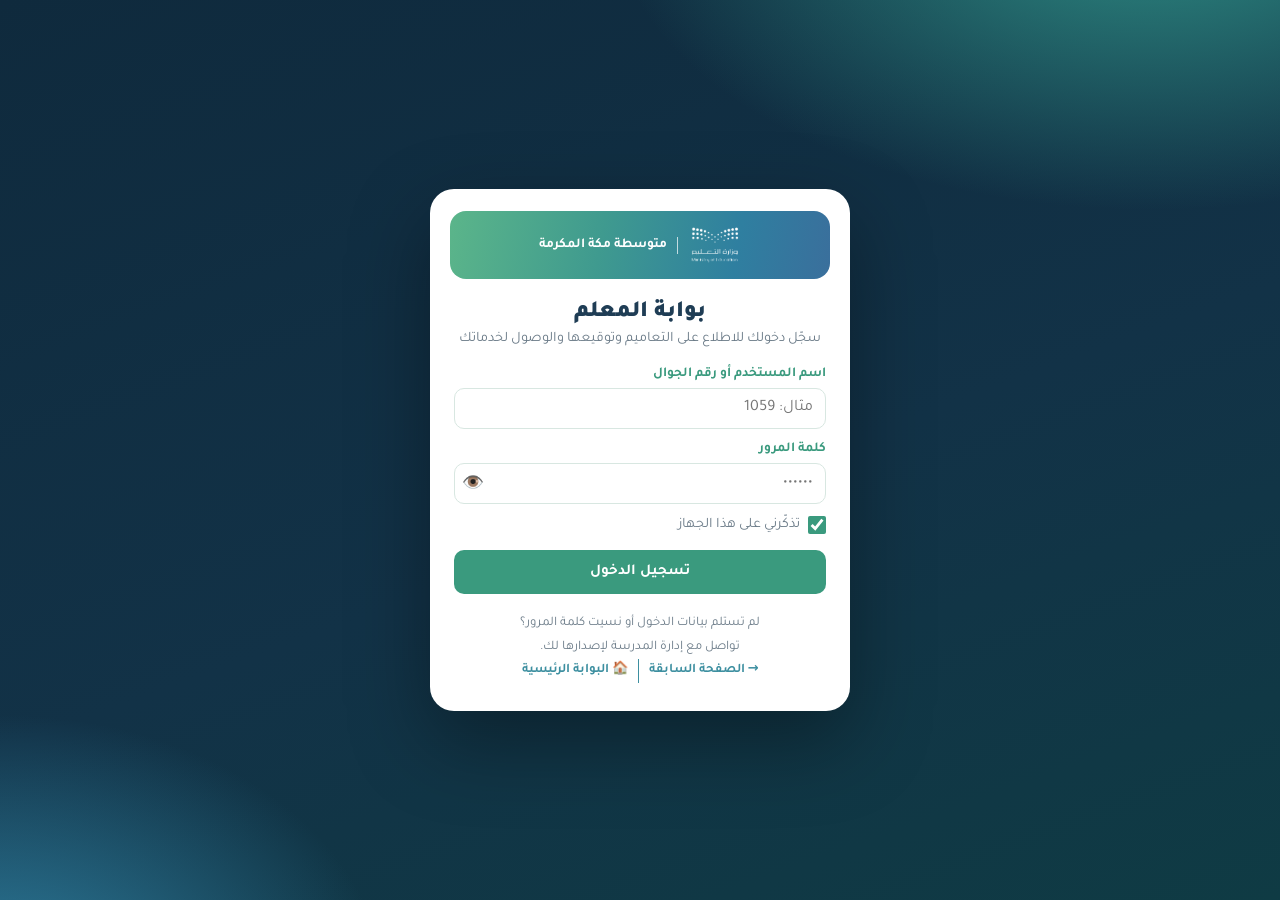
<file: teacher.html>
<!DOCTYPE html>
<html lang="ar" dir="rtl">
<head>
<meta charset="utf-8">
<meta name="viewport" content="width=device-width,initial-scale=1">
<title>بوابة المعلم | متوسطة مكة المكرمة</title>
<meta name="theme-color" content="#123247">
<link rel="icon" href="icon-192.png">
<link rel="apple-touch-icon" href="apple-touch-icon.png">
<meta name="apple-mobile-web-app-title" content="متوسطة مكة">
<link rel="manifest" href="manifest.json">
<style>
@import url('https://fonts.googleapis.com/css2?family=Tajawal:wght@400;500;700;800&display=swap');
:root{--n:#1f3d55;--g:#3a9a7e;--g2:#5bb58a;--b:#3d8fa0;--bg:#f3f7f6;--line:#d8e7e1;--txt:#24303c;--mut:#6b7b88;--red:#c0504d;--amb:#d99a2b}
*{box-sizing:border-box;margin:0;padding:0}
html,body{background:var(--bg);color:var(--txt);font-family:Tajawal,system-ui,sans-serif;direction:rtl}
button,input,textarea,select{font-family:inherit;font-size:1rem}
.hdr{background:linear-gradient(100deg,#5bb58a,#3f9a8f 40%,#2f7fa0 75%,#3a6f9c);color:#fff;padding:18px 16px 34px;border-radius:0 0 22px 22px;position:relative}
.home-link{display:inline-flex;align-items:center;gap:6px;color:#3d8fa0;font-weight:800;text-decoration:none;font-size:.95rem}
.home-link:hover{text-decoration:underline}
.home-link.light{color:#fff;opacity:.9}
.home-wrap{text-align:center;margin:22px 0 6px}
.nav-pair{display:inline-flex;align-items:center;gap:8px;flex-wrap:wrap;justify-content:center}
.nav-pair>a+a{border-inline-start:1.5px solid currentColor;padding-inline-start:10px}
.nav-pair .home-link.light+.home-link.light{border-color:rgba(255,255,255,.45)}
.hdr .nav-pair.back{display:flex;justify-content:flex-end}
.hdr .back{display:block;max-width:980px;margin:-6px auto 8px;color:#fff;font-weight:700;text-decoration:none;opacity:.85;font-size:.85rem;text-align:left}
.hdr .row{display:flex;align-items:center;gap:12px;justify-content:center;max-width:980px;margin:auto}
.hdr img{height:44px}.hdr .sep{width:2px;height:40px;background:rgba(255,255,255,.85)}
.hdr h1{font-size:1.05rem;font-weight:500}
.hdr .pill{position:absolute;left:50%;transform:translateX(-50%);bottom:-18px;background:var(--n);padding:8px 26px;border-radius:12px;font-weight:700;white-space:nowrap;box-shadow:0 6px 18px rgba(31,61,85,.25)}
.wrap{max-width:980px;margin:34px auto 60px;padding:0 14px}
.card{background:#fff;border:1px solid var(--line);border-radius:16px;padding:18px;margin-bottom:16px;box-shadow:0 2px 10px rgba(31,61,85,.04)}
.card h2{font-size:1.1rem;color:var(--n);margin-bottom:12px;display:flex;align-items:center;gap:8px}
.card h2 .dot{width:9px;height:9px;border-radius:50%;background:var(--g)}
.grid{display:grid;grid-template-columns:repeat(auto-fit,minmax(200px,1fr));gap:12px}
label.f{display:block;font-size:.85rem;color:var(--g);font-weight:700;margin-bottom:5px}
input[type=text],input[type=tel],input[type=password],input[type=date],textarea,select{width:100%;border:1.5px solid var(--line);border-radius:10px;padding:10px 12px;background:#fff;color:var(--txt);outline:none}
input:focus,textarea:focus{border-color:var(--b)}
.btn{display:inline-flex;align-items:center;justify-content:center;gap:6px;border:0;border-radius:10px;padding:10px 16px;font-weight:700;cursor:pointer;background:var(--n);color:#fff;text-decoration:none;font-size:.95rem;transition:.15s}
.btn:active{transform:scale(.97)}
.btn.g{background:var(--g)}.btn.wa{background:#25d366}.btn.red{background:var(--red)}
.btn.ghost{background:#fff;color:var(--n);border:1.5px solid var(--line)}
.btn.sm{padding:7px 11px;font-size:.85rem;border-radius:9px}
.btn:disabled{opacity:.5;cursor:default}
.tabs{display:flex;gap:8px;margin-bottom:16px;flex-wrap:wrap}
.tabs button{flex:1;min-width:110px;background:#fff;border:1.5px solid var(--line);color:var(--n);padding:11px;border-radius:12px;font-weight:700;cursor:pointer}
.tabs button.on{background:var(--n);color:#fff;border-color:var(--n)}
.muted{color:var(--mut);font-size:.88rem}
.badge{display:inline-block;padding:3px 10px;border-radius:20px;font-size:.78rem;font-weight:700}
.badge.ok{background:#e3f4ec;color:#2c7a5c}.badge.wait{background:#fdf1dc;color:#9a6a12}.badge.sent{background:#e6f0f7;color:#2f6b93}.badge.demo{background:#fff3cd;color:#8a6d00}
.prog{height:10px;background:#e7efec;border-radius:10px;overflow:hidden;margin:8px 0}
.prog>i{display:block;height:100%;background:linear-gradient(90deg,var(--g2),var(--g));border-radius:10px;transition:width .4s}
.circ-item{display:flex;gap:12px;align-items:center;justify-content:space-between;padding:14px;border:1px solid var(--line);border-radius:14px;margin-bottom:10px;cursor:pointer;background:#fff}
.circ-item:hover{border-color:var(--b)}
.circ-item b{color:var(--n)}
.stats{display:grid;grid-template-columns:repeat(3,1fr);gap:10px;margin:12px 0}
.stat{background:var(--bg);border-radius:12px;padding:12px;text-align:center}
.stat b{display:block;font-size:1.5rem;color:var(--n)}.stat span{font-size:.8rem;color:var(--mut)}
.chips{display:flex;gap:6px;flex-wrap:wrap;margin:10px 0}
.chips button{border:1.5px solid var(--line);background:#fff;border-radius:20px;padding:6px 14px;font-weight:700;color:var(--n);cursor:pointer;font-size:.85rem}
.chips button.on{background:var(--g);border-color:var(--g);color:#fff}
.row-t{display:flex;align-items:center;gap:10px;padding:10px 4px;border-bottom:1px solid var(--line)}
.row-t:last-child{border-bottom:0}
.row-t .n{flex:1;font-weight:500;min-width:0}
.row-t .n small{display:block;color:var(--mut);font-size:.75rem}
.row-t .num{width:26px;color:var(--g);font-weight:800;text-align:center}
.acts{display:flex;gap:6px;flex-wrap:wrap}
.toolbar{display:flex;gap:8px;flex-wrap:wrap;margin-top:10px}
.center{text-align:center}
.login{max-width:380px;margin:50px auto}
.toast{opacity:0;position:fixed;bottom:20px;left:50%;transform:translateX(-50%) translateY(120px);background:var(--n);color:#fff;padding:12px 22px;border-radius:12px;font-weight:700;transition:.3s;z-index:99;max-width:90vw;text-align:center}
.toast.show{opacity:1;transform:translateX(-50%) translateY(0)}
.hide{display:none!important}
.pdf-host{background:#e9eef0;border-radius:12px;padding:8px;max-height:70vh;overflow:auto}
.pdf-page{display:block;width:100%;height:auto;margin:0 auto 8px;background:#fff;box-shadow:0 2px 8px rgba(0,0,0,.12);border-radius:4px}
.pdf-frame{width:100%;height:65vh;border:0;border-radius:8px;background:#fff}
.sigbox{border:2px dashed var(--b);border-radius:14px;background:#fff;touch-action:none;position:relative}
.sigbox canvas{display:block;width:100%;height:190px;cursor:crosshair}
.sigbox .ph{position:absolute;inset:0;display:flex;align-items:center;justify-content:center;color:#b7c5cc;pointer-events:none;font-weight:700}
.check{display:flex;gap:10px;align-items:flex-start;background:#eef7f3;border-radius:12px;padding:12px;font-weight:500;cursor:pointer}
.check input{width:22px;height:22px;accent-color:var(--g);flex:none;margin-top:2px}
.ok-ic{width:74px;height:74px;border-radius:50%;background:var(--g);color:#fff;font-size:2.4rem;display:flex;align-items:center;justify-content:center;margin:6px auto 12px}
.receipt{border:1.5px solid var(--line);border-radius:14px;padding:16px;background:#fff}
.receipt table{width:100%;border-collapse:collapse;font-size:.95rem}
.receipt td{padding:8px 6px;border-bottom:1px solid var(--line)}
.receipt td:first-child{color:var(--g);font-weight:700;width:42%;font-size:.88rem}
.receipt img{max-width:240px;max-height:110px}
textarea{min-height:120px;resize:vertical}
@media (max-width:560px){.hdr h1{font-size:.9rem}.hdr img{height:36px}.stats .stat b{font-size:1.2rem}.row-t{flex-wrap:wrap}.row-t .acts{width:100%;padding-right:36px}}

/* ====== الطباعة ====== */
#printArea{display:none}
@media print{
  @page{size:A4;margin:12mm 10mm}
  html,body{background:#fff!important}
  body>*:not(#printArea){display:none!important}
  #printArea{display:block!important}
  *{-webkit-print-color-adjust:exact;print-color-adjust:exact}
}
.p-head{background:linear-gradient(100deg,#5bb58a,#3f9a8f 40%,#2f7fa0 75%,#3a6f9c);border-radius:0 0 5mm 5mm;padding:6mm 0 9mm;position:relative;text-align:center;color:#fff}
.p-head .row{display:flex;align-items:center;justify-content:center;gap:6mm}
.p-head img{height:17mm}.p-head .sep{width:.6mm;height:16mm;background:#fff}
.p-head .dept{font-size:13pt;font-weight:500}
.p-head .pill{position:absolute;left:50%;transform:translateX(-50%);bottom:-5mm;background:var(--n);padding:2mm 14mm;border-radius:3mm;font-weight:700;font-size:12pt;white-space:nowrap}
.p-title{text-align:center;color:var(--n);font-weight:800;font-size:14pt;margin:10mm 0 2mm}
.p-meta{display:flex;justify-content:center;gap:10mm;font-size:11pt;margin-bottom:2mm}
.p-meta b{color:var(--g)}
.p-ack{text-align:center;font-size:11pt;margin:2mm 0 4mm;color:#333}
.p-table{width:100%;border-collapse:collapse;font-size:10.5pt}
.p-table th{background:var(--n);color:#fff;padding:2mm;font-weight:700}
.p-table td{border:.3mm solid #cfdcd6;padding:1mm 2mm;text-align:center;height:11mm}
.p-table tr:nth-child(even) td{background:#f3f9f6}
.p-table td.nm{text-align:right}
.p-table img{max-height:10mm;max-width:38mm}
.p-table thead{display:table-header-group}
.p-table tr{page-break-inside:avoid}
.p-sum{margin-top:5mm;display:flex;justify-content:space-between;font-size:11pt}
.p-sum .s{text-align:center}.p-sum .s b{display:block;color:var(--g)}
/* الجدول المدرسي */
.ttwrap{overflow-x:auto;-webkit-overflow-scrolling:touch;border-radius:14px;border:1px solid var(--line)}
table.ttg{width:100%;border-collapse:collapse;min-width:640px;background:#fff;font-size:.86rem}
table.ttg th{background:#123247;color:#fff;font-weight:700;padding:8px 6px;text-align:center;font-size:.82rem}
table.ttg th small{display:block;font-weight:500;opacity:.75;font-size:.68rem;margin-top:2px}
table.ttg th.dh{background:#1d5a6e;width:78px}
table.ttg tbody th.dh{background:#eef5f3;color:#123247}
table.ttg td{border:1px solid #e3ebe9;padding:6px 4px;text-align:center;height:46px;vertical-align:middle;line-height:1.35;font-weight:600;color:#1d2b3a}
table.ttg tr.today th.dh{background:#3a9a7e;color:#fff}table.ttg tr.today td{background:#f3faf7}
table.ttg td.now{background:#fff5d6!important;box-shadow:inset 0 0 0 2px #e9c46a}
table.ttg td input{width:100%;border:0;background:transparent;text-align:center;font:inherit;padding:4px 2px;border-radius:6px}
table.ttg td input:focus{background:#fffbea;outline:2px solid #e9c46a}
table.ttg td.free{color:#9aa6ad;font-weight:500}
.nn{display:grid;grid-template-columns:1fr 1fr;gap:10px;margin-bottom:12px}
.nn div{border-radius:14px;padding:12px 14px;background:#f4f8f7;border:1px solid var(--line)}
.nn div.on{background:linear-gradient(135deg,#123247,#1d5a6e);color:#fff;border:0}
.nn small{display:block;font-size:.75rem;opacity:.75}.nn b{font-size:1.02rem}
@media(max-width:520px){.nn{grid-template-columns:1fr}}
#printArea table.ttg{min-width:0;font-size:9.5pt}#printArea table.ttg td{height:14mm;border:.3mm solid #b9c9c4}#printArea table.ttg th{font-size:9pt}
#printArea table.ttg th.dh{width:20mm}

</style>
<style>
.login-wrap{min-height:100vh;display:flex;align-items:center;justify-content:center;padding:20px;
  background:radial-gradient(900px 500px at 90% -10%,#2f8f86 0%,transparent 60%),radial-gradient(700px 500px at 0% 110%,#2f7fa0 0%,transparent 55%),linear-gradient(160deg,#0f2a3d,#123247 55%,#0f3b44)}
.lbox{width:100%;max-width:420px;background:#fff;border-radius:24px;padding:28px 24px;box-shadow:0 30px 80px rgba(0,0,0,.35);position:relative}
.lbox .logo{display:flex;align-items:center;justify-content:center;gap:10px;background:linear-gradient(100deg,#5bb58a,#3f9a8f 40%,#2f7fa0 75%,#3a6f9c);border-radius:16px;padding:14px;margin:-6px -4px 20px}
.lbox .logo img{height:40px}.lbox .logo span{color:#fff;font-weight:700;font-size:.85rem;border-right:1.5px solid rgba(255,255,255,.7);padding-right:10px}
.lbox h1{font-size:1.45rem;font-weight:900;color:var(--n);text-align:center}
.lbox .sub{text-align:center;color:var(--mut);font-size:.9rem;margin:4px 0 18px}
.pw{position:relative}.pw button{position:absolute;left:8px;top:50%;transform:translateY(-50%);border:0;background:none;cursor:pointer;font-size:1.1rem;color:var(--mut)}
.err{background:#fdecea;color:#a63d36;border-radius:10px;padding:10px 12px;font-size:.88rem;font-weight:700;margin-top:12px;display:none}
.err.on{display:block}
.rem{display:flex;align-items:center;gap:8px;margin-top:12px;font-size:.9rem;color:var(--mut);cursor:pointer}
.rem input{width:18px;height:18px;accent-color:var(--g)}
.lfoot{text-align:center;font-size:.82rem;color:var(--mut);margin-top:18px;line-height:1.8}
.lfoot a{color:var(--b);font-weight:700;text-decoration:none}
.welcome{display:flex;align-items:center;gap:14px;flex-wrap:wrap}
.welcome .av{width:56px;height:56px;border-radius:18px;background:linear-gradient(135deg,var(--g),var(--b));color:#fff;font-weight:900;font-size:1.4rem;display:flex;align-items:center;justify-content:center}
.welcome h2{margin:0!important}
.qa{display:grid;grid-template-columns:repeat(auto-fit,minmax(150px,1fr));gap:10px}
.qa a,.qa button{display:flex;flex-direction:column;gap:6px;align-items:flex-start;background:var(--bg);border:1.5px solid var(--line);border-radius:14px;padding:14px;text-decoration:none;color:var(--n);font-weight:800;cursor:pointer;text-align:right;font-size:.95rem}
.qa a:hover,.qa button:hover{border-color:var(--b)}
.qa span{font-size:1.5rem}.qa small{font-weight:500;color:var(--mut);font-size:.78rem}
.c-row{display:flex;gap:12px;align-items:center;padding:12px 4px;border-bottom:1px solid var(--line)}
.c-row:last-child{border-bottom:0}
.c-row .ic{width:42px;height:42px;border-radius:12px;display:flex;align-items:center;justify-content:center;font-size:1.2rem;flex:none}
.c-row .ic.p{background:#fdf1dc}.c-row .ic.d{background:#e3f4ec}
.c-row .t{flex:1;min-width:0}.c-row .t b{display:block;color:var(--n)}.c-row .t small{color:var(--mut);font-size:.8rem}
.modal{position:fixed;inset:0;background:rgba(15,42,61,.55);display:none;align-items:center;justify-content:center;padding:16px;z-index:60}
.modal.on{display:flex}
.modal .card{width:100%;max-width:420px;margin:0}
</style>
</head>
<body>

<!-- تسجيل الدخول -->
<div class="login-wrap" id="vLogin">
  <form class="lbox" id="loginForm" autocomplete="on">
    <div class="logo"><img src="[data-uri]" alt="وزارة التعليم"><span>متوسطة مكة المكرمة</span></div>
    <h1>بوابة المعلم</h1>
    <p class="sub">سجّل دخولك للاطلاع على التعاميم وتوقيعها والوصول لخدماتك</p>
    <label class="f">اسم المستخدم أو رقم الجوال</label>
    <input id="lUser" type="text" inputmode="numeric" autocomplete="username" placeholder="مثال: 1059">
    <label class="f" style="margin-top:12px">كلمة المرور</label>
    <div class="pw"><input id="lPass" type="password" inputmode="numeric" autocomplete="current-password" placeholder="••••••"><button type="button" onclick="togglePw('lPass',this)">👁️</button></div>
    <label class="rem"><input type="checkbox" id="lRem" checked> تذكّرني على هذا الجهاز</label>
    <button class="btn g" id="lBtn" style="width:100%;margin-top:16px;padding:13px">تسجيل الدخول</button>
    <div class="err" id="lErr"></div>
    <div class="lfoot">لم تستلم بيانات الدخول أو نسيت كلمة المرور؟<br>تواصل مع إدارة المدرسة لإصدارها لك.<br><a href="index.html">→ العودة للبوابة الرئيسية</a></div>
  </form>
</div>

<!-- بعد الدخول -->
<div id="vApp" class="hide">
  <header class="hdr">
    <a class="back home-link light" href="index.html">→ العودة للبوابة الرئيسية</a>
    <div class="row"><img src="[data-uri]" alt="وزارة التعليم"><div class="sep"></div><h1>الإدارة العامة للتعليم بمحافظة جدة</h1></div>
    <div class="pill">بوابة المعلم</div>
  </header>
  <main class="wrap">
    <div class="card hide" id="devBar" style="background:#1d2b3a;color:#fff;border:1.5px solid #e9c46a">
      <div style="display:flex;align-items:center;gap:10px;flex-wrap:wrap">
        <b style="color:#e9c46a">🛠️ وضع المطوّر</b>
        <span style="opacity:.8;font-size:.85rem">اختر أي معلم لفتح صفحته:</span>
        <select id="devSel" style="flex:1;min-width:200px;padding:9px 10px;border-radius:10px;border:0;font:inherit"></select>
      </div>
    </div>
    <div class="card">
      <div class="welcome">
        <div class="av" id="av">م</div>
        <div style="flex:1"><div class="muted" id="greet">أهلاً بك</div><h2 id="tName"></h2><div class="muted" id="tUser"></div></div>
        <button class="btn ghost sm" onclick="doLogout()">تسجيل خروج</button>
      </div>
      <div class="stats" style="margin-top:14px">
        <div class="stat"><b id="sPend">—</b><span>بانتظار توقيعك</span></div>
        <div class="stat"><b id="sDone">—</b><span>تعاميم موقّعة</span></div>
        <div class="stat"><b id="sAll">—</b><span>إجمالي التعاميم</span></div>
      </div>
    </div>

    <div class="card hide" id="ttCard">
      <h2><span class="dot" style="background:#e9c46a"></span>🗓️ جدولي الدراسي <span class="muted" id="ttLoadT" style="font-size:.8rem"></span></h2>
      <div class="nn" id="ttNN"></div>
      <div class="ttwrap" id="ttGrid"></div>
      <div class="toolbar"><button class="btn ghost sm" onclick="printTT()">🖨️ طباعة جدولي</button></div>
    </div>

    <div class="card">
      <h2><span class="dot" style="background:var(--amb)"></span>تعاميم بانتظار توقيعك</h2>
      <div id="pend"><p class="muted">⏳ جارٍ التحميل...</p></div>
    </div>

    <div class="card">
      <h2><span class="dot"></span>خدماتي</h2>
      <div class="qa">
        <a href="circulars-admin.html" id="qaAdmin" class="hide" style="background:linear-gradient(135deg,#1d5a4a,#3a9a7e);color:#fff;border:0"><span>🛡️</span>لوحة الإدارة<small style="color:rgba(255,255,255,.8)">حسب الصلاحيات الممنوحة لك</small></a>
        <a href="portfolio.html" style="background:linear-gradient(135deg,#123247,#1d5a6e);color:#fff;border:0"><span>🏆</span>ملف إنجازي<small style="color:rgba(255,255,255,.75)">إنجازاتك وشواهدك ومسماك الوظيفي</small></a>
        <a href="reports.html"><span>🗂️</span>مولّد التقارير<small>تقرير PDF بالهوية الرسمية</small></a>
        <a href="evidence.html"><span>📁</span>ملف الشواهد<small>يتطلب رمزاً من المدير</small></a>
        <button onclick="openPw()"><span>🔑</span>تغيير كلمة المرور<small>لحماية حسابك</small></button>
        <a href="index.html#news"><span>📢</span>الإعلانات<small>أخبار المدرسة</small></a>
      </div>
    </div>

    <div class="card">
      <h2><span class="dot" style="background:var(--b)"></span>التعاميم الموقّعة</h2>
      <div id="done"><p class="muted">—</p></div>
    </div>
    <div class="home-wrap"><a class="home-link" href="index.html">→ العودة للبوابة الرئيسية</a></div>
  </main>
</div>

<!-- تغيير كلمة المرور -->
<div class="modal" id="pwModal">
  <form class="card" id="pwForm">
    <h2><span class="dot"></span>تغيير كلمة المرور</h2>
    <label class="f">كلمة المرور الحالية</label><input id="p0" type="password" autocomplete="current-password">
    <label class="f" style="margin-top:10px">كلمة المرور الجديدة (6 خانات على الأقل)</label><input id="p1" type="password" autocomplete="new-password">
    <label class="f" style="margin-top:10px">تأكيد كلمة المرور الجديدة</label><input id="p2" type="password" autocomplete="new-password">
    <div class="err" id="pErr"></div>
    <div class="toolbar"><button class="btn g" style="flex:1" id="pBtn">حفظ</button><button type="button" class="btn ghost" onclick="closePw()">إلغاء</button></div>
  </form>
</div>

<div class="toast" id="toast"></div>
<script>
/* =========================================================
   نظام التعاميم والتوقيع الإلكتروني — الملف المشترك
   متوسطة مكة المكرمة
   ========================================================= */

/* ---------- الإعدادات: عدّلها مرة واحدة ---------- */
const CIRC_CONFIG = {
  SUPABASE_URL: 'https://pyrxwqgapwjwhiskowhk.supabase.co',
  SUPABASE_KEY: 'sb_publishable_bfe-B4f-Rag1SR0-PoIb9w_nMfA1Ere',          // ← الصق هنا نفس مفتاح anon المستخدم في منصة مَعَاك. إذا تُرك فارغاً يعمل النظام في وضع التجربة على هذا الجهاز فقط
  BUCKET: 'reports',
  ROOT: 'school-portal',          // مجلد النظام داخل الـ bucket
  SCHOOL: 'متوسطة مكة المكرمة',
  PRINCIPAL_NAME: 'إبراهيم علي آل صمع',
  PRINCIPAL_PHONE: '',         // جوال المدير، ويمكن تعديله من الإعدادات
  // كلمة مرور المدير في ملف الشواهد (مشفّرة) — تفتح لوحة الإدارة أيضاً
  DEV_PW: { salt:'51bf18d5eb01a779', hash:'dae2bc37be8e7cf4410540aaec0a043f044261658e43fa4bef2bec674ce5fae7' },   // كلمة مرور المطوّر الموحّدة
  EVIDENCE_ADMIN_HASH: '398dc46ba4b05fb9b99d80c49af7cc065c504fb08ca21d0862797beadab2b9b4'
};

/* ---------- قائمة المنسوبين الافتراضية (من كشف الاطلاع) ---------- */
const CIRC_DEFAULT_STAFF = ["إبراهيم علي آل صمع", "عبد الله محمد الشمراني", "محمد حسن الشمراني", "أحمد سعيد الشهري", "أحمد محمد الدغريري", "موسى سليمان العمري", "عبد الله علي الشمراني", "سعيد علي الزهراني", "خالد علي الشهري", "عبدالرحمن أحمد الخطابي", "موسى محمد الشهري", "إبراهيم سعد الدوسري", "إبراهيم فيصل الحربي", "إبراهيم محمد الغامدي", "أحمد بن سعيد الزهراني", "أحمد بن علي العرياني", "أحمد دخيل الله السبعي", "أحمد علي سعيد الزهراني", "أحمد مهدي محمد العيافي", "أحمد يحيى سعيد الزهراني", "ثامر محمد الرباط", "حسن محمد الشهري", "سعد فالح متعب السلمي", "سعد محمد عبدالله القرني", "سعيد ساعد المالكي", "سعيد يوسف الزهراني", "منصور أحمد الغامدي", "ضيف الله سعد السهيمي", "سعيد علي الغامدي", "عبدالرحمن بريك الشمراني", "عبدالرحمن عبدالله الشمراني", "عبدالرحمن علي الشهري", "عبدالرحمن عايض الحارثي", "عبدالرحمن قريش الكثيري", "عبدالرحمن محمد الصاعدي", "عبدالسلام جرعي الزهراني", "عبدالله إبراهيم البسيسي", "عبد الهادي عبدالله الشمراني", "عبدالله حسن المدني", "عثمان محمد الزهراني", "عدنان محمد اليوبي", "علي عبدالله العمري", "فارس علي الغامدي", "فواز دخيل المالكي", "محمد حامد القرني", "محمد عبدالعزيز الزهراني", "محمد علي اليحياوي", "محمد قليل الزبيدي", "محمد مبروك الخزاعي", "محمد مرعي الحربي", "محمد موسى الغامدي", "مسلم رجاء الله السلمي", "هاشم محمد باموسى", "هلال يحيى هلال العتيبي", "يحيى أحمد الشمراني", "حسن بن علي العلياني", "حسين منصور الكبيشي", "زين العابدين القرني", "سعد سالم الزهراني", "علي بن محمد المالكي", "علي سعيد الغامدي", "علي محمد الزهراني", "محمد أحمد السهيمي", "بندر نصار الخلوي", "صالح أحمد آل زعمان", "ظافر عبدالله الشهري", "عالي فرج الله السلمي", "عبدالعزيز عبدالله فروان", "سالم علي السميري", "سعيد أحمد الزهراني", "فهد حسن الزهراني", "يحيى محمد الزهراني"];

/* =========================================================
   طبقة التخزين: Supabase Storage أو التخزين المحلي (وضع التجربة)
   ========================================================= */
const Circ = (() => {
  const C = CIRC_CONFIG;
  const DEMO = !C.SUPABASE_KEY;
  const P = p => `${C.ROOT}/${p}`;
  const H = () => ({ apikey: C.SUPABASE_KEY, Authorization: `Bearer ${C.SUPABASE_KEY}` });
  const LS = 'circ:';

  function lsGet(k){ try { return localStorage.getItem(LS + k); } catch(e){ return null; } }
  function lsSet(k, v){ try { localStorage.setItem(LS + k, v); } catch(e){ throw new Error('مساحة التخزين المحلي ممتلئة (وضع التجربة). اربط Supabase أو استخدم ملفاً أصغر.'); } }

  async function getJSON(path){
    if (DEMO){ const v = lsGet(P(path)); return v ? JSON.parse(v) : null; }
    const r = await fetch(`${C.SUPABASE_URL}/storage/v1/object/public/${C.BUCKET}/${P(path)}?t=${Date.now()}`, { cache:'no-store' });
    if (r.status === 400 || r.status === 404) return null;
    if (!r.ok) throw new Error('تعذّر قراءة البيانات (' + r.status + ')');
    return r.json();
  }
  async function putJSON(path, obj){
    if (DEMO){ lsSet(P(path), JSON.stringify(obj)); return; }
    const r = await fetch(`${C.SUPABASE_URL}/storage/v1/object/${C.BUCKET}/${P(path)}`, {
      method:'POST', headers:{ ...H(), 'Content-Type':'application/json', 'x-upsert':'true', 'cache-control':'max-age=0' }, body: JSON.stringify(obj) });
    if (!r.ok) throw new Error('تعذّر الحفظ (' + r.status + ')');
  }
  async function putFile(path, file){
    if (DEMO){
      const data = await new Promise((res, rej) => { const fr = new FileReader(); fr.onload = () => res(fr.result); fr.onerror = rej; fr.readAsDataURL(file); });
      lsSet(P(path), data); return;
    }
    const r = await fetch(`${C.SUPABASE_URL}/storage/v1/object/${C.BUCKET}/${P(path)}`, {
      method:'POST', headers:{ ...H(), 'Content-Type': file.type || 'application/octet-stream', 'x-upsert':'true', 'cache-control':'max-age=0' }, body: file });
    if (!r.ok) throw new Error('تعذّر رفع الملف (' + r.status + ')');
  }
  async function getFileBlob(path){
    if (DEMO){ const d = lsGet(P(path)); if (!d) return null; return (await fetch(d)).blob(); }
    const r = await fetch(`${C.SUPABASE_URL}/storage/v1/object/public/${C.BUCKET}/${P(path)}?t=${Date.now()}`, { cache:'no-store' });
    if (!r.ok) return null;
    return r.blob();
  }
  async function list(prefix){
    if (DEMO){
      const out = [], full = LS + P(prefix);
      for (let i = 0; i < localStorage.length; i++){ const k = localStorage.key(i); if (k.startsWith(full)) out.push(k.slice(full.length)); }
      return out;
    }
    const r = await fetch(`${C.SUPABASE_URL}/storage/v1/object/list/${C.BUCKET}`, {
      method:'POST', headers:{ ...H(), 'Content-Type':'application/json' },
      body: JSON.stringify({ prefix: P(prefix), limit: 1000, offset: 0 }) });
    if (!r.ok) return [];
    return (await r.json()).map(o => o.name).filter(n => n && !n.startsWith('.'));
  }

  /* ---------- أدوات مساعدة ---------- */
  const uid = (n = 10) => { const a = new Uint8Array(n); crypto.getRandomValues(a); return Array.from(a, b => 'abcdefghjkmnpqrstuvwxyz23456789'[b % 31]).join(''); };
  async function sha(s){ const b = await crypto.subtle.digest('SHA-256', new TextEncoder().encode(s)); return Array.from(new Uint8Array(b), x => x.toString(16).padStart(2,'0')).join(''); }
  const hijri = (d = new Date()) => new Intl.DateTimeFormat('ar-SA-u-ca-islamic-umalqura-nu-latn', { year:'numeric', month:'2-digit', day:'2-digit' }).format(d).replace(/\s*هـ/, '') + 'هـ';
  const timeStr = (d = new Date()) => d.toLocaleTimeString('ar-SA-u-nu-latn', { hour:'2-digit', minute:'2-digit' });
  const esc = s => String(s ?? '').replace(/[&<>"']/g, c => ({'&':'&amp;','<':'&lt;','>':'&gt;','"':'&quot;',"'":'&#39;'}[c]));
  function phone(p){
    let d = String(p || '').replace(/[٠-٩]/g, c => '٠١٢٣٤٥٦٧٨٩'.indexOf(c)).replace(/\D/g, '');
    if (d.startsWith('00')) d = d.slice(2);
    if (d.startsWith('05') && d.length === 10) d = '966' + d.slice(1);
    else if (d.startsWith('5') && d.length === 9) d = '966' + d;
    return d;
  }
  const wa = (num, text) => `https://wa.me/${phone(num)}?text=${encodeURIComponent(text)}`;
  const pageURL = (file, params) => { const u = new URL(file, location.href); Object.entries(params).forEach(([k, v]) => u.searchParams.set(k, v)); return u.toString(); };

  /* ---------- البيانات ---------- */
  async function settings(){
    const s = await getJSON('settings.json');
    return Object.assign({ school: C.SCHOOL, principalName: C.PRINCIPAL_NAME, principalPhone: C.PRINCIPAL_PHONE, pinHash: null }, s || {});
  }
  async function staff(){
    let s = await getJSON('staff.json');
    if (s && !Array.isArray(s)) throw new Error('ملف المنسوبين تالف');
    if (!s){
      s = CIRC_DEFAULT_STAFF.map((name) => ({ id: uid(6), name, phone: '', token: uid(12) }));
      ensureUsers(s);
      await saveStaff(s);
    } else if (ensureUsers(s)) await putJSON('staff.json', s);
    return s;
  }
  // اسم مستخدم رقمي (4 أرقام) لكل منسوب
  function ensureUsers(list){
    let changed = false, next = 1001;
    const used = new Set(list.map(t => t.user).filter(Boolean));
    list.forEach(t => { if (!t.user){ while (used.has(String(next))) next++; t.user = String(next); used.add(t.user); changed = true; } });
    return changed;
  }

  /* ---------- كلمات المرور (PBKDF2) ---------- */
  async function pwHash(pw, salt){
    const key = await crypto.subtle.importKey('raw', new TextEncoder().encode(pw), 'PBKDF2', false, ['deriveBits']);
    const bits = await crypto.subtle.deriveBits({ name:'PBKDF2', salt: new TextEncoder().encode(salt), iterations: 150000, hash:'SHA-256' }, key, 256);
    return Array.from(new Uint8Array(bits), x => x.toString(16).padStart(2, '0')).join('');
  }
  async function makePw(pw){ const salt = uid(16); return { salt, hash: await pwHash(pw, salt), at: new Date().toISOString() }; }
  async function checkPw(rec, pw){ return !!(rec && rec.salt && (await pwHash(pw, rec.salt)) === rec.hash); }
  async function isDev(pw){ try { return !!pw && await checkPw(CIRC_CONFIG.DEV_PW, String(pw).trim()); } catch(e){ return false; } }
  const randPw = () => { const a = new Uint32Array(1); crypto.getRandomValues(a); return String(100000 + a[0] % 900000); };
  function findStaff(list, login){
    const v = String(login || '').trim().replace(/[٠-٩]/g, c => '٠١٢٣٤٥٦٧٨٩'.indexOf(c));
    const p = phone(v);
    return list.find(t => t.user === v) || (p.length >= 9 ? list.find(t => t.phone && phone(t.phone) === p) : null);
  }

  /* ---------- الجلسات ---------- */
  const SESS = 'mk_school_session';
  function readS(role){ try { const s = JSON.parse(localStorage.getItem(SESS + ':' + role) || 'null'); if (s && s.exp > Date.now()) return s; } catch(e){} return null; }
  function session(role){ return role ? readS(role) : (readS('teacher') || readS('admin')); }
  function setSession(s){ try { localStorage.setItem(SESS + ':' + s.role, JSON.stringify(s)); } catch(e){} }
  function logout(role){ try { (role ? [role] : ['teacher', 'admin']).forEach(r => localStorage.removeItem(SESS + ':' + r)); } catch(e){} }
  async function saveStaff(list){
    await putJSON('staff.json', list);
    await Promise.all(list.map(t => putJSON(`keys/${t.token}.json`, { id: t.id, name: t.name })));
  }
  const circulars = async () => (await getJSON('index.json')) || [];
  // التواقيع: يُفحص ملف كل منسوب مباشرة (لا يعتمد على صلاحية عرض المجلدات)
  async function signatures(cid, staffList){
    const ids = (staffList || await staff()).map(t => t.id);
    const out = [];
    for (let i = 0; i < ids.length; i += 12){
      const part = await Promise.all(ids.slice(i, i + 12).map(id => getJSON(`c/${cid}/sig/${id}.json`).catch(() => null)));
      part.forEach(r => r && !r.revoked && out.push(r));
    }
    return out;
  }

  // رابط عام لملف مرفوع (للعرض في الصفحة)
  function fileURL(path){
    if (DEMO) return lsGet(P(path)) || '';
    return `${C.SUPABASE_URL}/storage/v1/object/public/${C.BUCKET}/${P(path)}`;
  }
  return { DEMO, C, fileURL, pwHash, makePw, checkPw, isDev, randPw, findStaff, session, setSession, logout, ensureUsers, getJSON, putJSON, putFile, getFileBlob, list, uid, sha, hijri, timeStr, esc, phone, wa, pageURL, settings, staff, saveStaff, circulars, signatures };
})();

/* ---------- عرض ملف PDF (يعتمد pdf.js إن توفر) ---------- */
async function circRenderPDF(blob, host){
  host.innerHTML = '';
  if (blob.type.startsWith('image/')){
    const img = document.createElement('img'); img.src = URL.createObjectURL(blob); img.className = 'pdf-page'; host.appendChild(img); return;
  }
  if (window.pdfjsLib){
    try {
      const pdf = await pdfjsLib.getDocument({ data: await blob.arrayBuffer(), cMapUrl: 'https://cdnjs.cloudflare.com/ajax/libs/pdf.js/3.11.174/cmaps/', cMapPacked: true, standardFontDataUrl: 'https://cdnjs.cloudflare.com/ajax/libs/pdf.js/3.11.174/standard_fonts/', useSystemFonts: false, disableFontFace: true }).promise;
      for (let i = 1; i <= pdf.numPages; i++){
        const page = await pdf.getPage(i);
        const w = host.clientWidth || 700, v0 = page.getViewport({ scale: 1 });
        const scale = (w / v0.width) * (window.devicePixelRatio || 1);
        const v = page.getViewport({ scale });
        const cv = document.createElement('canvas'); cv.width = v.width; cv.height = v.height; cv.className = 'pdf-page';
        host.appendChild(cv);
        await page.render({ canvasContext: cv.getContext('2d'), viewport: v }).promise;
      }
      return;
    } catch(e){ console.warn(e); }
  }
  const url = URL.createObjectURL(blob);
  host.innerHTML = `<iframe class="pdf-frame" src="${url}"></iframe><a class="btn ghost" href="${url}" target="_blank">فتح التعميم في نافذة مستقلة</a>`;
}


/* ---------- زر «السابق» بجانب كل رابط عودة للبوابة ---------- */
(function(){
  function goBack(){
    let same = false; try { same = !!document.referrer && new URL(document.referrer).origin === location.origin; } catch(e){}
    if (same && history.length > 1) { history.back(); return; }
    const page = location.pathname.split('/').pop() || 'index.html';
    let t = null; try { t = JSON.parse(localStorage.getItem('mk_school_session:teacher') || 'null'); } catch(e){}
    location.href = (page !== 'teacher.html' && t && t.exp > Date.now()) ? 'teacher.html' : 'index.html';
  }
  window.circGoBack = goBack;
  function wire(){
    [...document.querySelectorAll('a[href="index.html"]:not([data-nb])')].filter(a => a.classList.contains('home-link') || /العودة للبوابة/.test(a.textContent)).forEach(a => {
      a.setAttribute('data-nb', '1');
      a.innerHTML = '🏠 البوابة الرئيسية';
      const b = document.createElement('a');
      b.href = '#'; b.className = a.className.replace(/\bback\b/, '').trim(); b.setAttribute('data-nb', '1'); if (a.getAttribute('style')) b.setAttribute('style', a.getAttribute('style'));
      b.innerHTML = '→ الصفحة السابقة';
      b.onclick = e => { e.preventDefault(); goBack(); };
      const w = document.createElement(a.classList.contains('back') ? 'div' : 'span');
      w.className = 'nav-pair' + (a.classList.contains('back') ? ' back' : '');
      a.classList.remove('back');
      a.parentNode.insertBefore(w, a); w.appendChild(b); w.appendChild(a);
      if (!a.classList.contains('home-link')){ w.style.cssText = 'display:inline-flex;align-items:center;gap:10px;flex-wrap:wrap'; a.style.borderInlineStart = '1.5px solid currentColor'; a.style.paddingInlineStart = '10px'; }
    });
  }
  if (document.readyState === 'loading') document.addEventListener('DOMContentLoaded', wire); else wire();
  new MutationObserver(wire).observe(document.documentElement, { childList:true, subtree:true });
})();

/* =====================================================================
   نماذج تقييم الأداء الوظيفي (الدليل الإرشادي لإدارة الأداء الوظيفي
   لشاغلي الوظائف التعليمية — وزارة التعليم). البند: [العنوان، الوزن٪ أو null، الشواهد المقترحة]
   ===================================================================== */
const PF_MODELS = (function(){
  const S = { // البنود المشتركة وبنود المعلم (الترتيب ثابت — لا يُغيَّر)
    duty:'أداء الواجبات الوظيفية', comm:'التفاعل مع المجتمع المهني', par:'التفاعل مع أولياء الأمور', strat:'التنويع في استراتيجيات التدريس',
    out:'تحسين نتائج المتعلمين', plan:'إعداد وتنفيذ خطة التعلم', tech:'توظيف تقنيات ووسائل التعلم المناسبة', env:'تهيئة البيئة التعليمية',
    cls:'الإدارة الصفية', ana:'تحليل نتائج المتعلمين وتشخيص مستوياتهم', asm:'تنوع أساليب التقويم'
  };
  const G = {
    duty:['التقيّد بالدوام الرسمي', 'تأدية الحصص وفق الجدول', 'المناوبة والإشراف', 'التحضير وإعداد الدروس'],
    comm:['مجتمعات التعلم المهنية', 'تبادل الزيارات', 'الدروس التطبيقية', 'حضور الدورات وورش العمل'],
    par:['التواصل مع أولياء الأمور', 'تقارير مستوى الطلاب', 'اجتماع أولياء الأمور', 'الخطة الأسبوعية لولي الأمر'],
    strat:['استراتيجيات التعلم النشط', 'التعلم التعاوني', 'صور تطبيق الاستراتيجيات', 'خرائط ذهنية'],
    out:['الخطط العلاجية', 'برامج الإثراء', 'تكريم المتفوقين', 'مقارنة النتائج'],
    plan:['توزيع المنهج', 'التحضير', 'الخطة الأسبوعية', 'الواجبات والأنشطة'],
    tech:['منصة مدرستي', 'العروض التقديمية', 'الوسائل التعليمية', 'الاختبارات الإلكترونية'],
    env:['مراعاة الفروق الفردية', 'التحفيز والتعزيز', 'قواعد الصف', 'الأنشطة الصفية'],
    cls:['ضبط سلوك الطلاب', 'إدارة الوقت', 'سجل المتابعة', 'جذب الانتباه'],
    ana:['الاختبار التشخيصي', 'تحليل النتائج', 'تصنيف الطلاب', 'الرسوم البيانية للنتائج'],
    asm:['اختبارات ورقية وإلكترونية', 'المشاريع والبحوث', 'ملفات أعمال الطلاب', 'التقويم الذاتي والأقران']
  };
  const T = (w) => Object.keys(S).map(k => [S[k], w[k], G[k]]);
  return {
    teacher:{ name:'نموذج المعلم', official:true,
      items: T({ duty:10, comm:10, par:10, strat:10, out:10, plan:10, tech:10, env:5, cls:5, ana:10, asm:10 }) },
    activity:{ name:'نموذج المعلم المكلّف بالنشاط الطلابي', official:true,
      items: T({ duty:10, comm:10, par:5, strat:5, out:5, plan:10, tech:5, env:5, cls:5, ana:5, asm:5 }).concat([
        ['إعداد خطة برامج النشاط وتنفيذها', 10, ['الخطة السنوية للنشاط', 'تقارير البرامج', 'الجدول الزمني']],
        ['تهيئة البيئة المدرسية للأنشطة', 5, ['تجهيز أماكن النشاط', 'الأندية الطلابية', 'صور البيئة']],
        ['دعم المتعلمين', 5, ['اكتشاف المواهب', 'المسابقات', 'المشاركات الخارجية']],
        ['تحفيز المتعلمين', 10, ['شهادات التكريم', 'لوحات الشرف', 'الحوافز']]]) },
    health:{ name:'نموذج المعلم المكلّف بالتوجيه الصحي', official:true,
      items: T({ duty:10, comm:10, par:5, strat:5, out:5, plan:10, tech:5, env:5, cls:5, ana:5, asm:5 }).concat([
        ['تنفيذ البرنامج الصحي المدرسي المشترك', 15, ['خطة البرنامج الصحي', 'الحملات التوعوية', 'التقارير']],
        ['حصر الحالات الصحية للمتعلمين', 5, ['سجل الحالات الصحية', 'التواصل مع الأسر', 'الإحالات']],
        ['البيئة الصحية المدرسية', 10, ['متابعة المقصف', 'النظافة والسلامة', 'الإسعافات الأولية']]]) },
    counselor:{ name:'نموذج الموجه الطلابي', official:true, note:'أوزان هذا النموذج غير واضحة في نسخة الدليل المتاحة، لذلك تُعرض البنود بدون نسب.',
      items: [
        ['أداء الواجبات الوظيفية', null, ['سجل الدوام', 'الخطة الفصلية', 'السجلات الإرشادية']],
        ['التدخلات المتعلقة بالانضباط', null, ['متابعة الغياب والتأخر', 'دراسة الحالات', 'العقود السلوكية']],
        ['برامج التحفيز', null, ['تكريم المنضبطين', 'المسابقات', 'لوحات التميز']],
        ['دعم التخطيط', null, ['الخطة الإرشادية', 'لجنة التوجيه', 'محاضر الاجتماعات']],
        ['تعزيز القيم', null, ['البرامج القيمية', 'الإذاعة المدرسية', 'المبادرات']],
        ['التدخلات النفسية', null, ['دراسة الحالات الفردية', 'الإحالات', 'الإرشاد الجمعي']],
        ['دعم التميز', null, ['رعاية المتفوقين', 'برامج الموهوبين', 'التحصيل الدراسي']],
        ['الدعم العلاجي للطلاب', null, ['برامج المتأخرين دراسياً', 'الخطط العلاجية', 'المتابعة']],
        ['التوعية للطلاب وأولياء الأمور', null, ['النشرات التوعوية', 'اللقاءات', 'رسائل التواصل']]] },
    leader:{ name:'نموذج القيادة المدرسية (المدير والوكيل)', official:true, note:'أوزان هذا النموذج غير واضحة في نسخة الدليل المتاحة، لذلك تُعرض البنود بدون نسب.',
      items: [
        ['أداء الواجبات الوظيفية', null, ['سجل الدوام', 'التكاليف', 'المهام اليومية']],
        ['التفاعل مع المجتمع المهني وأولياء الأمور', null, ['الشراكات المجتمعية', 'اجتماعات أولياء الأمور', 'تبادل الخبرات']],
        ['العمل بمرونة في الظروف المتنوعة', null, ['خطط الطوارئ', 'التعليم عن بعد', 'حلول المواقف']],
        ['دعم الابتكار', null, ['المبادرات النوعية', 'تحفيز المعلمين', 'المشاريع']],
        ['إجراءات الانضباط', null, ['متابعة الحضور', 'قواعد السلوك', 'الإجراءات المتخذة']],
        ['إدارة الموارد', null, ['الميزانية التشغيلية', 'العهد والمستودعات', 'الصيانة']],
        ['التخطيط للتطوير المهني', null, ['خطة التطوير المهني', 'الاحتياجات التدريبية', 'التدريب الداخلي']],
        ['التغذية الراجعة', null, ['الزيارات الصفية', 'استمارات المتابعة', 'التوصيات']],
        ['تقويم أداء العاملين', null, ['مواثيق الأداء', 'سجلات المتابعة', 'نتائج التقويم']],
        ['الإجراءات العلمية لتحسين نواتج التعلم', null, ['تحليل النتائج', 'خطط التحسين', 'اختبارات نافس']],
        ['التخطيط المدرسي', null, ['الخطة التشغيلية', 'التقويم الذاتي', 'الخطة الاستراتيجية']],
        ['البيئة الآمنة', null, ['الأمن والسلامة', 'تجربة الإخلاء', 'بلاغات الصيانة']],
        ['توظيف المنصات الرقمية', null, ['نظام نور', 'منصة مدرستي', 'التعاملات الإلكترونية']]] },
    lab:{ name:'نموذج محضر المختبر', official:true, note:'أوزان هذا النموذج غير واضحة في نسخة الدليل المتاحة، لذلك تُعرض البنود بدون نسب.',
      items: [
        ['تخطيط النشاط اليومي', null, ['الخطة اليومية', 'جدول التجارب', 'التنسيق مع المعلمين']],
        ['الأسس العلمية', null, ['أدلة التجارب', 'النشرات العلمية']],
        ['توفير المستلزمات', null, ['طلبات المواد', 'سجل المستهلكات', 'الجرد']],
        ['السلامة في المختبر', null, ['تعليمات السلامة', 'طفايات الحريق', 'سجل الحوادث']],
        ['تجهيز الأجهزة', null, ['تجهيز التجارب', 'صيانة الأجهزة', 'صور التجهيز']],
        ['التقارير الأسبوعية', null, ['التقرير الأسبوعي', 'سجل الاستخدام']],
        ['التقارير الدورية عن الأجهزة', null, ['تقرير حالة الأجهزة', 'بلاغات الأعطال']]] },
    admin:{ name:'الوظائف الإدارية (ميثاق الأداء: الأهداف والجدارات)', official:false, note:'شاغلو الوظائف الإدارية يُقيَّمون بميثاق أداء (4–6 أهداف يتفق عليها الموظف ومديره) مع الجدارات. هذه البنود إطار عام لتنظيم الشواهد.',
      items: [
        ['تحقيق أهداف ميثاق الأداء', null, ['ميثاق الأداء', 'تقارير الإنجاز', 'المهام المنجزة']],
        ['المسؤولية', null, ['الالتزام بالدوام', 'إنجاز المهام في وقتها', 'التكاليف']],
        ['العمل الجماعي', null, ['المشاركة في اللجان', 'التعاون مع الزملاء', 'الفعاليات']],
        ['المرونة للتغيير', null, ['تطبيق الأنظمة الجديدة', 'التحول الرقمي', 'حل المشكلات']],
        ['المبادرة', null, ['المبادرات', 'المقترحات', 'تطوير الإجراءات']],
        ['التطوير المهني', null, ['الدورات التدريبية', 'الشهادات', 'ورش العمل']]] }
  };
})();
const PF_MODEL_LABELS = { teacher:'معلم', activity:'معلم + تكليف نشاط طلابي', health:'معلم + تكليف توجيه صحي', counselor:'موجه طلابي', leader:'قيادة مدرسية (مدير / وكيل)', lab:'محضر مختبر', admin:'وظيفة إدارية' };
function pfModelKey(title, model){
  if (model && PF_MODELS[model]) return model;   // يحدده المدير من «المنسوبون»
  const t = String(title || '');
  if (/رائد\s*نشاط/.test(t)) return 'activity';
  if (/موجه\s*صحي/.test(t)) return 'health';
  if (/موجه\s*طلابي|مرشد/.test(t)) return 'counselor';
  if (/وكيل|مدير/.test(t)) return 'leader';
  if (/محضر/.test(t)) return 'lab';
  if (!t || /معلم/.test(t)) return 'teacher';
  return 'admin';
}
const PF_WIT = /^(school_work|photo_witness|student_product|lesson|wit_other)$/;
/* جاهزية الملف: مجموع أوزان البنود التي لها شاهد واحد على الأقل */
function pfReadiness(pf, title, model){
  const M = PF_MODELS[pfModelKey(title, model)], items = M.items, n = items.length;
  const cnt = items.map(() => 0); let other = 0;
  ((pf && pf.items) || []).forEach(x => { if (!PF_WIT.test(x.type)) return; const a = +x.ax || 0; if (a >= 1 && a <= n) cnt[a - 1]++; else other++; });
  const w = items.map(it => it[1] == null ? 100 / n : it[1]), tot = w.reduce((s, v) => s + v, 0);
  const got = w.reduce((s, v, i) => s + (cnt[i] ? v : 0), 0);
  return { model:M, key:pfModelKey(title, model), cnt, other, pct: Math.round(got / tot * 100), done: cnt.filter(Boolean).length, n,
           missing: items.map((it, i) => cnt[i] ? null : it[0]).filter(Boolean) };
}

/* ---------- ملاحظات المدير على كشف الاطلاع (c/{id}/notes.json) ----------
   { staffId: { t:'النص', k:'' | 'paper' (اطّلع ورقياً = يُحتسب) | 'ex' (مستثنى من المطالبة) } } */
const CIRC_NOTE_PRESETS = [ { t:'إجازة', k:'ex', i:'🌴' }, { t:'اطّلع ورقياً', k:'paper', i:'📄' }, { t:'مكلّف خارجياً', k:'ex', i:'🚗' }, { t:'منقول', k:'ex', i:'↗️' } ];
function circStatus(sig, note){
  if (sig) return { s:'ok', l:'✓ تم الاطلاع' };
  if (note && note.k === 'paper') return { s:'ok', l:'✓ ورقياً' };
  if (note && note.k === 'ex') return { s:'ex', l:'مستثنى' };
  return { s:'no', l:'لم يوقّع' };
}

/* ---------- الصلاحيات المفوّضة (يمنحها المدير من «المنسوبون») ---------- */
const CIRC_PERMS = { circ:'📄 التعاميم والإعلانات', staff:'👥 المنسوبون وكلمات المرور', tt:'🗓️ الجداول المدرسية', pf:'🏆 متابعة ملفات الإنجاز', all:'⭐ صلاحيات كاملة مثل المدير' };
function circHasPerm(t, p){ const a = (t && t.perms) || []; return a.includes('all') || a.includes(p); }

/* =====================================================================
   الجدول المدرسي — tt.json: { cfg:{days, periods:[{s,e}]}, by:{ staffId:{ 'يوم-حصة': 'نص الحصة' } }, updatedAt, updatedBy }
   ===================================================================== */
const CircTT = (function(){
  const DAYS = ['الأحد', 'الاثنين', 'الثلاثاء', 'الأربعاء', 'الخميس'];
  const toMin = hm => { const [h, m] = String(hm || '0:0').split(':').map(Number); return h * 60 + (m || 0); };
  const f2 = m => String(Math.floor(m / 60)).padStart(2, '0') + ':' + String(m % 60).padStart(2, '0');
  /* توليد مواعيد الحصص من بداية الحصة الأولى: طول الحصة، فسحة بعد الحصة 3، صلاة بعد الحصة 5 */
  function gen(first, n, len, brk, pray){ const out = []; let m = toMin(first); for (let i = 1; i <= n; i++){ out.push({ s:f2(m), e:f2(m + len) }); m += len; if (i === 3) m += brk; if (i === 5) m += pray; } return out; }
  /* توقيت تعليم جدة 1448–1449هـ (حسب الإعلانات المنشورة — قابلة للتعديل) */
  const SETS = { summer:{ n:'☀️ صيفي', first:'07:00', len:45, brk:25, pray:20 }, winter:{ n:'❄️ شتوي', first:'07:30', len:45, brk:25, pray:20 }, ramadan:{ n:'🌙 رمضان', first:'09:00', len:35, brk:15, pray:0 } };
  const DEF_RANGES = [ { set:'summer', from:'2026-08-30', to:'2026-10-25' }, { set:'winter', from:'2026-10-26', to:'2027-02-07' }, { set:'ramadan', from:'2027-02-08', to:'2027-03-13' }, { set:'summer', from:'2027-03-14', to:'2027-07-01' } ];
  const DEF_HOL = [
    { n:'إجازة الخريف', from:'2026-11-20', to:'2026-11-28' },
    { n:'إجازة منتصف العام', from:'2027-01-08', to:'2027-01-16' },
    { n:'إجازة يوم التأسيس', from:'2027-02-19', to:'2027-02-22' },
    { n:'إجازة عيد الفطر', from:'2027-02-26', to:'2027-03-13' },
    { n:'إجازة عيد الأضحى', from:'2027-04-30', to:'2027-05-22' },
    { n:'الإجازة الصيفية', from:'2027-07-02', to:'2027-08-28' } ];
  const DEF = { days: DAYS.slice(), mode:'auto', periods: gen('07:00', 7, 45, 25, 20),
    sets: { summer: gen('07:00', 7, 45, 25, 20), winter: gen('07:30', 7, 45, 25, 20), ramadan: gen('09:00', 7, 35, 15, 0) },
    ranges: DEF_RANGES, holidays: DEF_HOL };
  const iso = d => d.getFullYear() + '-' + String(d.getMonth() + 1).padStart(2, '0') + '-' + String(d.getDate()).padStart(2, '0');
  const holidayOn = (cfg, d) => (cfg.holidays || []).find(h => h.from && h.to && iso(d) >= h.from && iso(d) <= h.to) || null;
  function setFor(cfg, d){ if (cfg.mode && cfg.mode !== 'auto') return cfg.mode; const r = (cfg.ranges || []).find(r => iso(d) >= r.from && iso(d) <= r.to); return r ? r.set : 'summer'; }
  /* الإعدادات الفعلية ليوم معيّن: المواعيد حسب الموسم + الإجازة إن وُجدت */
  function eff(cfg, d){ d = d || new Date(); const k = setFor(cfg, d), P = (cfg.sets && cfg.sets[k]) || cfg.periods; return Object.assign({}, cfg, { periods: P, set: k, setName: SETS[k] ? SETS[k].n : k, holiday: holidayOn(cfg, d) }); }
  const digits = v => String(v == null ? '' : v).replace(/[٠-٩]/g, d => '٠١٢٣٤٥٦٧٨٩'.indexOf(d)).replace(/[۰-۹]/g, d => '۰۱۲۳۴۵۶۷۸۹'.indexOf(d));
  const dayIdx = v => { const s = digits(v).replace(/[أإآ]/g, 'ا'); const r = [/احد/, /اثنين|اتنين/, /ثلاثا/, /اربعا/, /خميس/]; for (let i = 0; i < 5; i++) if (r[i].test(s)) return i; return -1; };
  const ORD = { 'اول':1, 'الاول':1, 'ثاني':2, 'الثاني':2, 'ثالث':3, 'الثالث':3 };
  function classOf(t){
    const s = digits(t).replace(/[أإآ]/g, 'ا');
    let m = s.match(/(\d)\s*[\/\\\-]\s*(\d{1,2})/); if (m) return m[1] + '/' + m[2];
    m = s.match(/(?:ال)?(اول|ثاني|ثالث)\s*(?:متوسط)?\s*[\/\-]?\s*(\d{1,2})/); if (m) return ORD[m[1]] + '/' + m[2];
    m = s.match(/(\d)\s*م\s*(\d{1,2})/); if (m) return m[1] + '/' + m[2];
    return '';
  }
  async function load(){ const d = (await getJSONsafe('tt.json')) || {}; const c = d.cfg || {};
    d.cfg = Object.assign({}, DEF, c); if (!c.sets) d.cfg.sets = JSON.parse(JSON.stringify(DEF.sets)); if (!c.ranges) d.cfg.ranges = DEF_RANGES.slice(); if (!c.holidays) d.cfg.holidays = DEF_HOL.slice();
    d.by = d.by || {}; return d; }
  async function getJSONsafe(p){ try { return await Circ.getJSON(p); } catch(e){ return null; } }
  const fmt = hm => { const [h, m] = String(hm).split(':').map(Number); const h12 = ((h + 11) % 12) + 1; return `${h12}:${String(m).padStart(2, '0')}${h < 12 ? 'ص' : 'م'}`; };
  /* الحصة الحالية والتالية لجدول معلم */
  function nowNext(map, cfg0, when){
    const d = when || new Date(), cfg = eff(cfg0, d), di = d.getDay(), m = d.getHours() * 60 + d.getMinutes(), P = cfg.periods;
    const out = { now:null, next:null, day: di <= 4 ? di : -1, holiday: cfg.holiday, setName: cfg.setName };
    if (cfg.holiday){
      for (let k = 1; k <= 120 && !out.next; k++){ const dd = new Date(d.getFullYear(), d.getMonth(), d.getDate() + k), w = dd.getDay(); if (w > 4 || holidayOn(cfg0, dd)) continue; const PP = eff(cfg0, dd).periods;
        for (let p = 0; p < PP.length; p++){ const txt = map[w + '-' + (p + 1)]; if (txt){ out.next = { d:w, p:p + 1, t:txt, s:PP[p].s, today:false, date:dd }; break; } } }
      return out;
    }
    if (di <= 4){
      for (let p = 0; p < P.length; p++){
        const s = toMin(P[p].s), e = toMin(P[p].e), txt = map[di + '-' + (p + 1)];
        if (m >= s && m < e && txt) out.now = { d:di, p:p + 1, t:txt, e:P[p].e };
        if (!out.next && s > m && txt) out.next = { d:di, p:p + 1, t:txt, s:P[p].s, today:true };
      }
    }
    for (let k = 1; k <= 120 && !out.next; k++){ const dt = new Date(d.getFullYear(), d.getMonth(), d.getDate() + k), dd = dt.getDay(); if (dd > 4 || holidayOn(cfg0, dt)) continue; const PP = eff(cfg0, dt).periods;
      for (let p = 0; p < PP.length; p++){ const txt = map[dd + '-' + (p + 1)]; if (txt){ out.next = { d:dd, p:p + 1, t:txt, s:PP[p].s, today:false, date:dt }; break; } } }
    return out;
  }
  /* شبكة الجدول (للعرض والطباعة). cell(d,p) → html */
  function gridHTML(cfg0, cell, opt){
    opt = opt || {}; const cfg = cfg0.sets ? eff(cfg0, opt.date) : cfg0, days = cfg.days, P = cfg.periods;
    return `<table class="ttg${opt.cls ? ' ' + opt.cls : ''}"><thead><tr><th class="dh">اليوم</th>${P.map((p, i) => `<th>الحصة ${i + 1}${opt.times !== false ? `<small>${fmt(p.s)} – ${fmt(p.e)}</small>` : ''}</th>`).join('')}</tr></thead>
      <tbody>${days.map((dn, d) => `<tr class="${opt.today === d ? 'today' : ''}"><th class="dh">${dn}</th>${P.map((_, p) => `<td>${cell(d, p + 1) || ''}</td>`).join('')}</tr>`).join('')}</tbody></table>`;
  }
  const count = map => Object.values(map || {}).filter(v => v && !/^منتظر/.test(v)).length;   // النصاب بدون حصص الانتظار
  /* المشمولون بالجدول: تلقائي حسب المسمى، ويمكن تجاوزه لكل منسوب (t.tt = true / false) */
  const EXCL = /وكيل|مدير|موجه|مرشد|رائد|اداري|إداري|سكرتير|مساعد|محضر|امين|أمين|حارس|مستخدم|تربيه خاصه|تربية خاصة|فكري|يسير|صعوبات/;
  const autoIn = t => !EXCL.test(String((t && t.title) || ''));
  const inScope = (t, tt) => t.tt === true || (t.tt !== false && (autoIn(t) || (tt && count((tt.by || {})[t.id]) > 0)));
  return { DAYS, DEF, SETS, gen, eff, iso, holidayOn, digits, dayIdx, classOf, load, nowNext, gridHTML, fmt, toMin, count, autoIn, inScope };
})();

/* ---------- مطابقة الأسماء الذكية (نور ⇄ قائمة المدرسة) ----------
   تعيد { t, weak } : weak = تطابق بالاسم الأول والأخير فقط (يحتاج مراجعة) */
function circNameTokens(n){
  let v = String(n || '').replace(/[ًٌٍَُِّْـ]/g, '').replace(/[أإآٱ]/g, 'ا').replace(/ة/g, 'ه').replace(/ى/g, 'ي').replace(/^\s*(أ|ا|الاستاذ|استاذ)\s*[\/\.\:]\s*/, '');
  v = (' ' + v + ' ').replace(/\s+(بن|ابن)\s+/g, ' ').replace(/\s+عبد\s+/g, ' عبد').replace(/\s+ال\s+/g, ' ال').replace(/\s+/g, ' ').trim();
  return v.split(' ').filter(Boolean).map(w => w.replace(/^ال(?=..)/, '').replace(/يحيي$/, 'يحي').replace(/^(عبد)ال/, '$1').replace(/له$/, 'له'));
}
function circNameMatch(name, list){
  const a = circNameTokens(name); if (a.length < 1) return null;
  let best = null, bestS = 0, tie = false;
  for (const t of list){
    const b = circNameTokens(t.name); if (!b.length) continue;
    if (a.join(' ') === b.join(' ')) return { t, weak:false };
    const [sh, lg] = a.length <= b.length ? [a, b] : [b, a];
    let s = 0;
    if (a[0] === b[0] && a[a.length - 1] === b[b.length - 1] && sh.every(w => lg.includes(w))) s = 100 + sh.length;     // الأقصر محتوى كاملاً
    else if (sh.length >= 3 && sh.every((w, i) => lg[i] === w)) s = 90 + sh.length;                                         // بادئة (اسم خامس زائد)
    else if (a[0] === b[0] && a[a.length - 1] === b[b.length - 1]) s = 10 + sh.filter(w => lg.includes(w)).length;         // الأول والأخير فقط
    if (s > bestS){ best = t; bestS = s; tie = false; } else if (s && s === bestS) tie = true;
  }
  if (!best || tie) return null;
  return { t: best, weak: bestS < 90 };
}

</script>
<script>
const $ = id => document.getElementById(id);
let ME = null;
function toast(m){ const t = $('toast'); t.textContent = m; t.classList.add('show'); clearTimeout(t._h); t._h = setTimeout(() => t.classList.remove('show'), 2600); }
function togglePw(id, b){ const i = $(id); i.type = i.type === 'password' ? 'text' : 'password'; b.textContent = i.type === 'password' ? '👁️' : '🙈'; }
function err(id, m){ const e = $(id); e.textContent = m; e.classList.toggle('on', !!m); }
const next = (n => n && /^[a-z0-9-]+\.html(\?[\w=&%.-]*)?$/i.test(n) ? n : null)(new URLSearchParams(location.search).get('next'));  // صفحات الموقع فقط

/* ---------- الدخول ---------- */
$('loginForm').onsubmit = async e => {
  e.preventDefault(); err('lErr', '');
  const u = $('lUser').value.trim(), p = $('lPass').value;
  if (!u || !p) return err('lErr', 'أدخل اسم المستخدم وكلمة المرور');
  const b = $('lBtn'); b.disabled = true; b.textContent = '⏳ جارٍ التحقق...';
  try {
    const list = await Circ.staff();
    if (/^(saad|سعد)$/i.test(u)){
      if (!(await Circ.isDev(p))) return err('lErr', 'اسم المستخدم أو كلمة المرور غير صحيحة');
      const dv = list.find(x => /سعد\s+سالم/.test(x.name)) || list.find(x => x.pw) || list[0];
      Circ.setSession({ role:'teacher', id:dv.id, name:dv.name, dev:true, exp: Date.now() + 30 * 864e5 });
      if (next) location.href = next; else start(); return;
    }
    const t = Circ.findStaff(list, u);
    if (!t || !t.pw) return err('lErr', t ? 'لم تُصدر لك كلمة مرور بعد. تواصل مع إدارة المدرسة.' : 'اسم المستخدم أو كلمة المرور غير صحيحة');
    if (!(await Circ.checkPw(t.pw, p))) return err('lErr', 'اسم المستخدم أو كلمة المرور غير صحيحة');
    Circ.setSession({ role:'teacher', id:t.id, name:t.name, exp: Date.now() + ($('lRem').checked ? 30 : 0.5) * 864e5 });
    if (next) location.href = next; else start();
  } catch(ex){ err('lErr', 'تعذّر الاتصال، حاول مرة أخرى'); console.error(ex); }
  finally { b.disabled = false; b.textContent = 'تسجيل الدخول'; }
};

/* ---------- لوحة المعلم ---------- */
async function start(){
  const s = Circ.session('teacher'); if (!s) return;
  const list = await Circ.staff();
  ME = list.find(t => t.id === s.id);
  if (!ME || (!ME.pw && !s.dev)){ Circ.logout('teacher'); return; }
  devBar(s, list);
  $('qaAdmin').classList.toggle('hide', !(ME.perms || []).length);
  loadTT();
  $('vLogin').classList.add('hide'); $('vApp').classList.remove('hide');
  $('tName').textContent = 'أ. ' + ME.name; $('av').textContent = ME.name.trim()[0];
  $('tUser').textContent = (ME.title ? ME.title + ' · ' : '') + 'اسم المستخدم: ' + ME.user;
  const h = new Date().getHours(); $('greet').textContent = h < 12 ? 'صباح الخير 🌤️' : 'مساء الخير 🌙';
  const circs = (await Circ.circulars()).sort((a, b) => b.createdAt.localeCompare(a.createdAt));
  const sigs = await Promise.all(circs.map(c => Circ.getJSON(`c/${c.id}/sig/${ME.id}.json`).catch(() => null)));
  const pend = [], done = [];
  circs.forEach((c, i) => (sigs[i] && !sigs[i].revoked ? done : pend).push({ c, s: sigs[i] }));
  $('sPend').textContent = pend.length; $('sDone').textContent = done.length; $('sAll').textContent = circs.length;
  const link = (c, v) => Circ.pageURL('sign.html', v ? { c: c.id, k: ME.token, v: 1 } : { c: c.id, k: ME.token });
  $('pend').innerHTML = pend.length ? pend.map(({ c }) => `<div class="c-row"><div class="ic p">📄</div><div class="t"><b>${Circ.esc(c.title)}</b><small>تعميم رقم ${Circ.esc(c.number || '—')} · ${Circ.esc(c.date)}</small></div><a class="btn g sm" href="${link(c)}">اطّلع ووقّع</a></div>`).join('')
    : '<p class="muted center" style="padding:10px">🎉 لا توجد تعاميم بانتظار توقيعك</p>';
  $('done').innerHTML = done.length ? done.map(({ c, s }) => `<div class="c-row"><div class="ic d">✅</div><div class="t"><b>${Circ.esc(c.title)}</b><small>وقّعت في ${Circ.esc(s.hijri)} · ${Circ.esc(s.time)}</small></div><a class="btn ghost sm" href="${link(c, 1)}">الإقرار</a></div>`).join('')
    : '<p class="muted">لا يوجد</p>';
}
/* ---------- وضع المطوّر: التنقّل بين صفحات جميع المعلمين ---------- */
function devBar(s, list){
  const bar = $('devBar'); if (!s.dev){ bar.classList.add('hide'); return; }
  bar.classList.remove('hide');
  const sel = $('devSel');
  if (!sel.options.length) sel.innerHTML = list.slice().sort((a, b) => a.name.localeCompare(b.name, 'ar'))
    .map(t => `<option value="${Circ.esc(t.id)}">${Circ.esc(t.name)}${t.title ? ' — ' + Circ.esc(t.title) : ''}${t.pw ? '' : ' (بدون كلمة مرور)'}</option>`).join('');
  sel.value = s.id;
  sel.onchange = () => {
    const t = list.find(x => x.id === sel.value); if (!t) return;
    Circ.setSession({ role:'teacher', id:t.id, name:t.name, dev:true, exp: s.exp });
    window.scrollTo(0, 0); start(); toast('🛠️ أنت الآن في صفحة: ' + t.name);
  };
}
/* ---------- جدولي ---------- */
let TTD = null;
async function loadTT(){
  try { TTD = await CircTT.load(); } catch(e){ return; }
  const map = (TTD.by || {})[ME.id] || {};
  $('ttCard').classList.toggle('hide', !CircTT.count(map));
  if (!CircTT.count(map)) return;
  const cfg = TTD.cfg, nn = CircTT.nowNext(map, cfg), today = new Date().getDay();
  const per = p => cfg.periods[p - 1];
  $('ttLoadT').textContent = `(النصاب ${CircTT.count(map)} حصة)`;
  const nd = x => x.today ? 'اليوم' : (x.date && (x.date - new Date()) > 6 * 864e5 ? cfg.days[x.d] + ' ' + Circ.hijri(x.date).replace(/هـ.*/, 'هـ') : cfg.days[x.d]);
  $('ttNN').innerHTML = (nn.holiday
      ? `<div class="on" style="background:linear-gradient(135deg,#1d5a4a,#3a9a7e)"><small>🌴 إجازة</small><b>${Circ.esc(nn.holiday.n)}</b><small>تنتهي ${Circ.hijri(new Date(nn.holiday.to + 'T12:00'))}</small></div>`
      : `<div class="${nn.now ? 'on' : ''}"><small>${nn.now ? '🔔 حصتك الآن — الحصة ' + nn.now.p : 'الآن · ' + nn.setName}</small><b>${nn.now ? Circ.esc(nn.now.t) : 'لا توجد لديك حصة الآن'}</b>${nn.now ? `<small>تنتهي ${CircTT.fmt(nn.now.e)} · ${nn.setName}</small>` : ''}</div>`)
    + `<div><small>⏭️ ${nn.holiday ? 'أول حصة بعد الإجازة' : 'حصتك التالية'}${nn.next ? ' — ' + nd(nn.next) + '، الحصة ' + nn.next.p : ''}</small><b>${nn.next ? Circ.esc(nn.next.t) : '—'}</b>${nn.next ? `<small>تبدأ ${CircTT.fmt(nn.next.s)}</small>` : ''}</div>`;
  $('ttGrid').innerHTML = CircTT.gridHTML(cfg, (d, p) => { const v = map[d + '-' + p]; return v ? Circ.esc(v) : '<span style="color:#c5ced3">—</span>'; }, { today: today <= 4 && !nn.holiday ? today : -1 });
  if (nn.now){ const r = $('ttGrid').querySelectorAll('tbody tr')[nn.now.d]; if (r) r.children[nn.now.p].classList.add('now'); }
}
function printTT(){
  const map = TTD.by[ME.id] || {};
  const w = window.open('', '_blank');
  w.document.write(`<!doctype html><html dir="rtl" lang="ar"><meta charset="utf-8"><title>جدول ${Circ.esc(ME.name)}</title><style>body{font-family:Tajawal,Arial,sans-serif;margin:10mm;color:#1d2b3a}h1{font-size:16pt;text-align:center;color:#123247;margin:0 0 2mm}p{text-align:center;color:#667;margin:0 0 6mm}
    table{width:100%;border-collapse:collapse;font-size:10.5pt}th{background:#123247;color:#fff;padding:2.5mm 1mm;font-size:9.5pt}th small{display:block;font-weight:400;opacity:.8;font-size:7.5pt}tbody th{background:#eef5f3;color:#123247;width:20mm}td{border:.3mm solid #b9c9c4;height:15mm;text-align:center;font-weight:600}
    @page{size:A4 landscape;margin:10mm}*{-webkit-print-color-adjust:exact;print-color-adjust:exact}</style>
    <h1>الجدول الدراسي — أ. ${Circ.esc(ME.name)}</h1><p>${Circ.esc((ME.title || 'معلم'))} · النصاب ${CircTT.count(map)} حصة</p>
    ${CircTT.gridHTML(TTD.cfg, (d, p) => Circ.esc(map[d + '-' + p] || ''))}<script>setTimeout(()=>print(),300)<\/script>`);
  w.document.close();
}
function doLogout(){ Circ.logout('teacher'); location.reload(); }

/* ---------- تغيير كلمة المرور ---------- */
function openPw(){ ['p0','p1','p2'].forEach(i => $(i).value = ''); err('pErr', ''); $('pwModal').classList.add('on'); }
function closePw(){ $('pwModal').classList.remove('on'); }
$('pwModal').onclick = e => { if (e.target.id === 'pwModal') closePw(); };
$('pwForm').onsubmit = async e => {
  e.preventDefault(); err('pErr', '');
  const p0 = $('p0').value, p1 = $('p1').value, p2 = $('p2').value;
  if (p1.length < 6) return err('pErr', 'كلمة المرور الجديدة 6 خانات على الأقل');
  if (p1 !== p2) return err('pErr', 'كلمتا المرور غير متطابقتين');
  const b = $('pBtn'); b.disabled = true;
  try {
    const list = await Circ.staff(); const t = list.find(x => x.id === ME.id);
    if (!(await Circ.checkPw(t.pw, p0)) && !(Circ.session('teacher')||{}).dev) return err('pErr', 'كلمة المرور الحالية غير صحيحة');
    t.pw = await Circ.makePw(p1); t.pw.byUser = true;
    await Circ.putJSON('staff.json', list); ME = t;
    closePw(); toast('تم تغيير كلمة المرور ✅');
  } catch(ex){ err('pErr', 'تعذّر الحفظ: ' + ex.message); }
  finally { b.disabled = false; }
};

if (Circ.session('teacher')){ if (next) location.href = next; else start(); }
</script>
</body>
</html>
</file>
